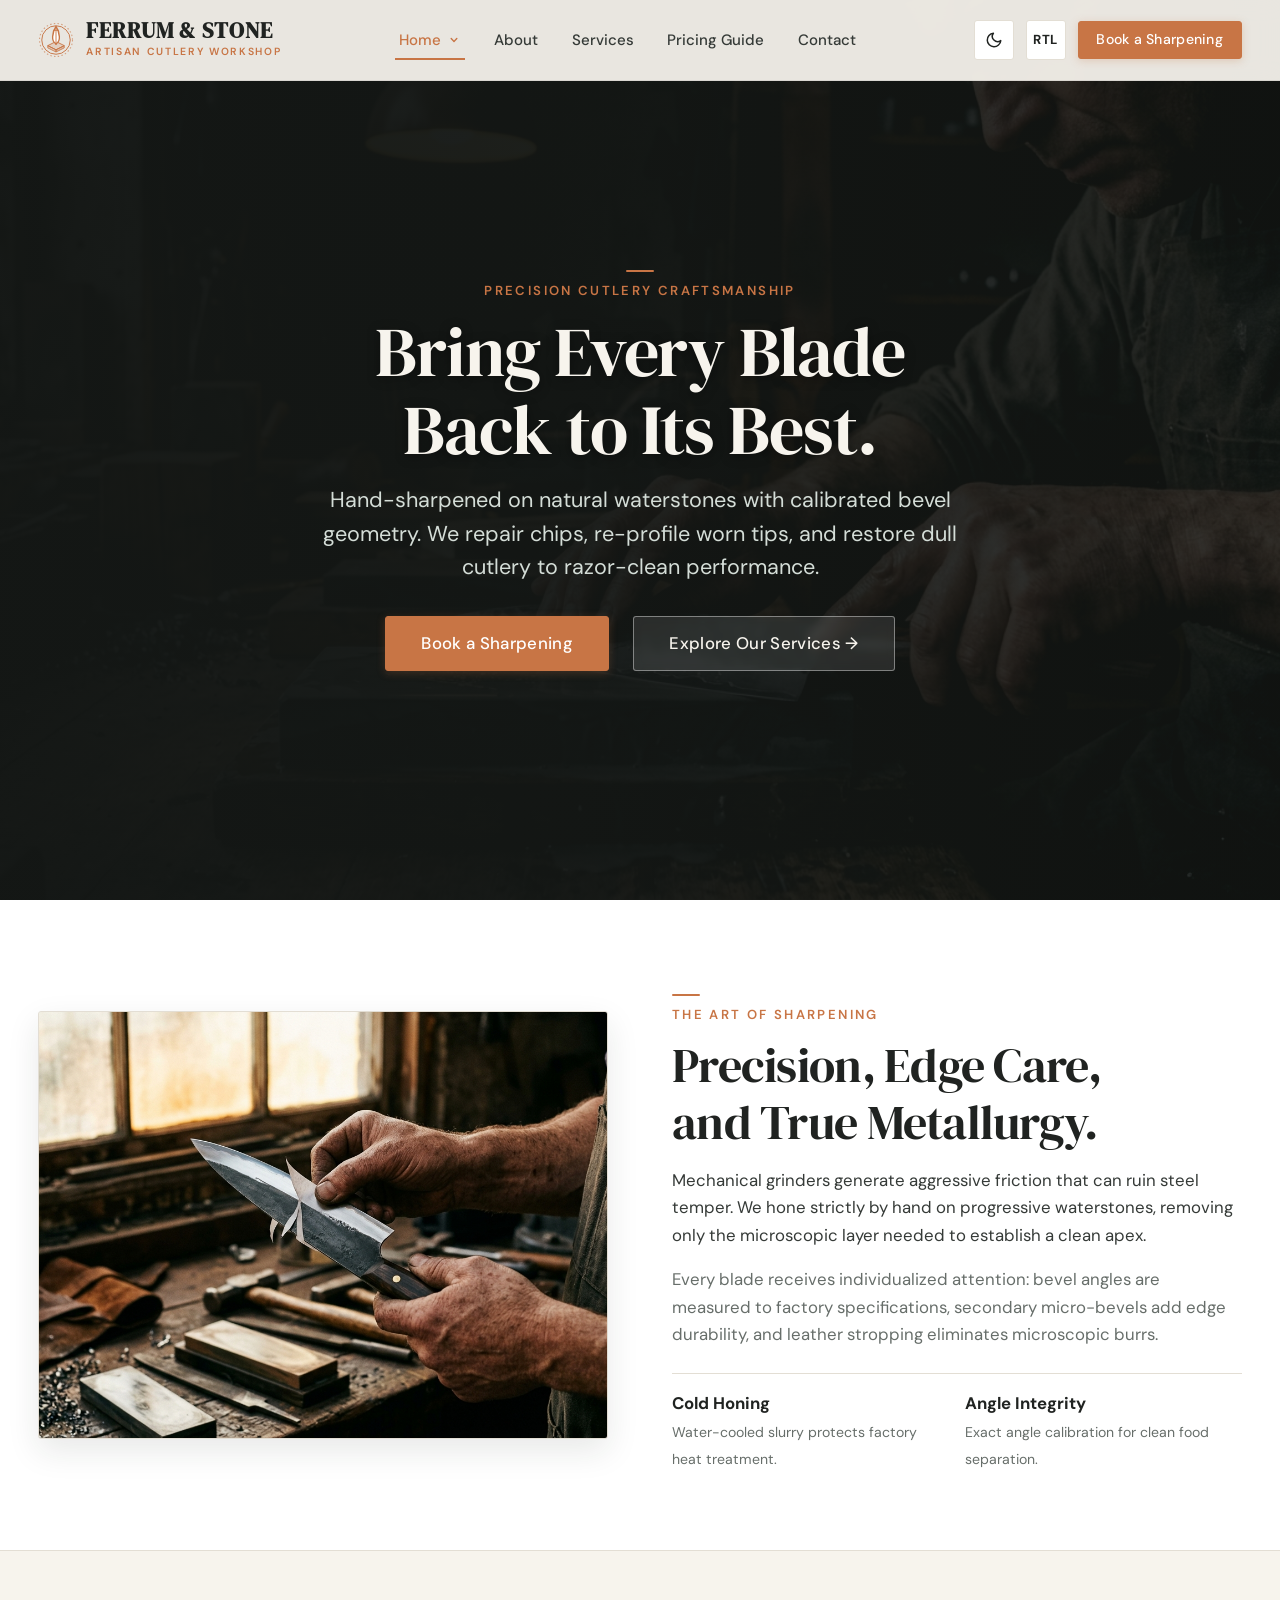
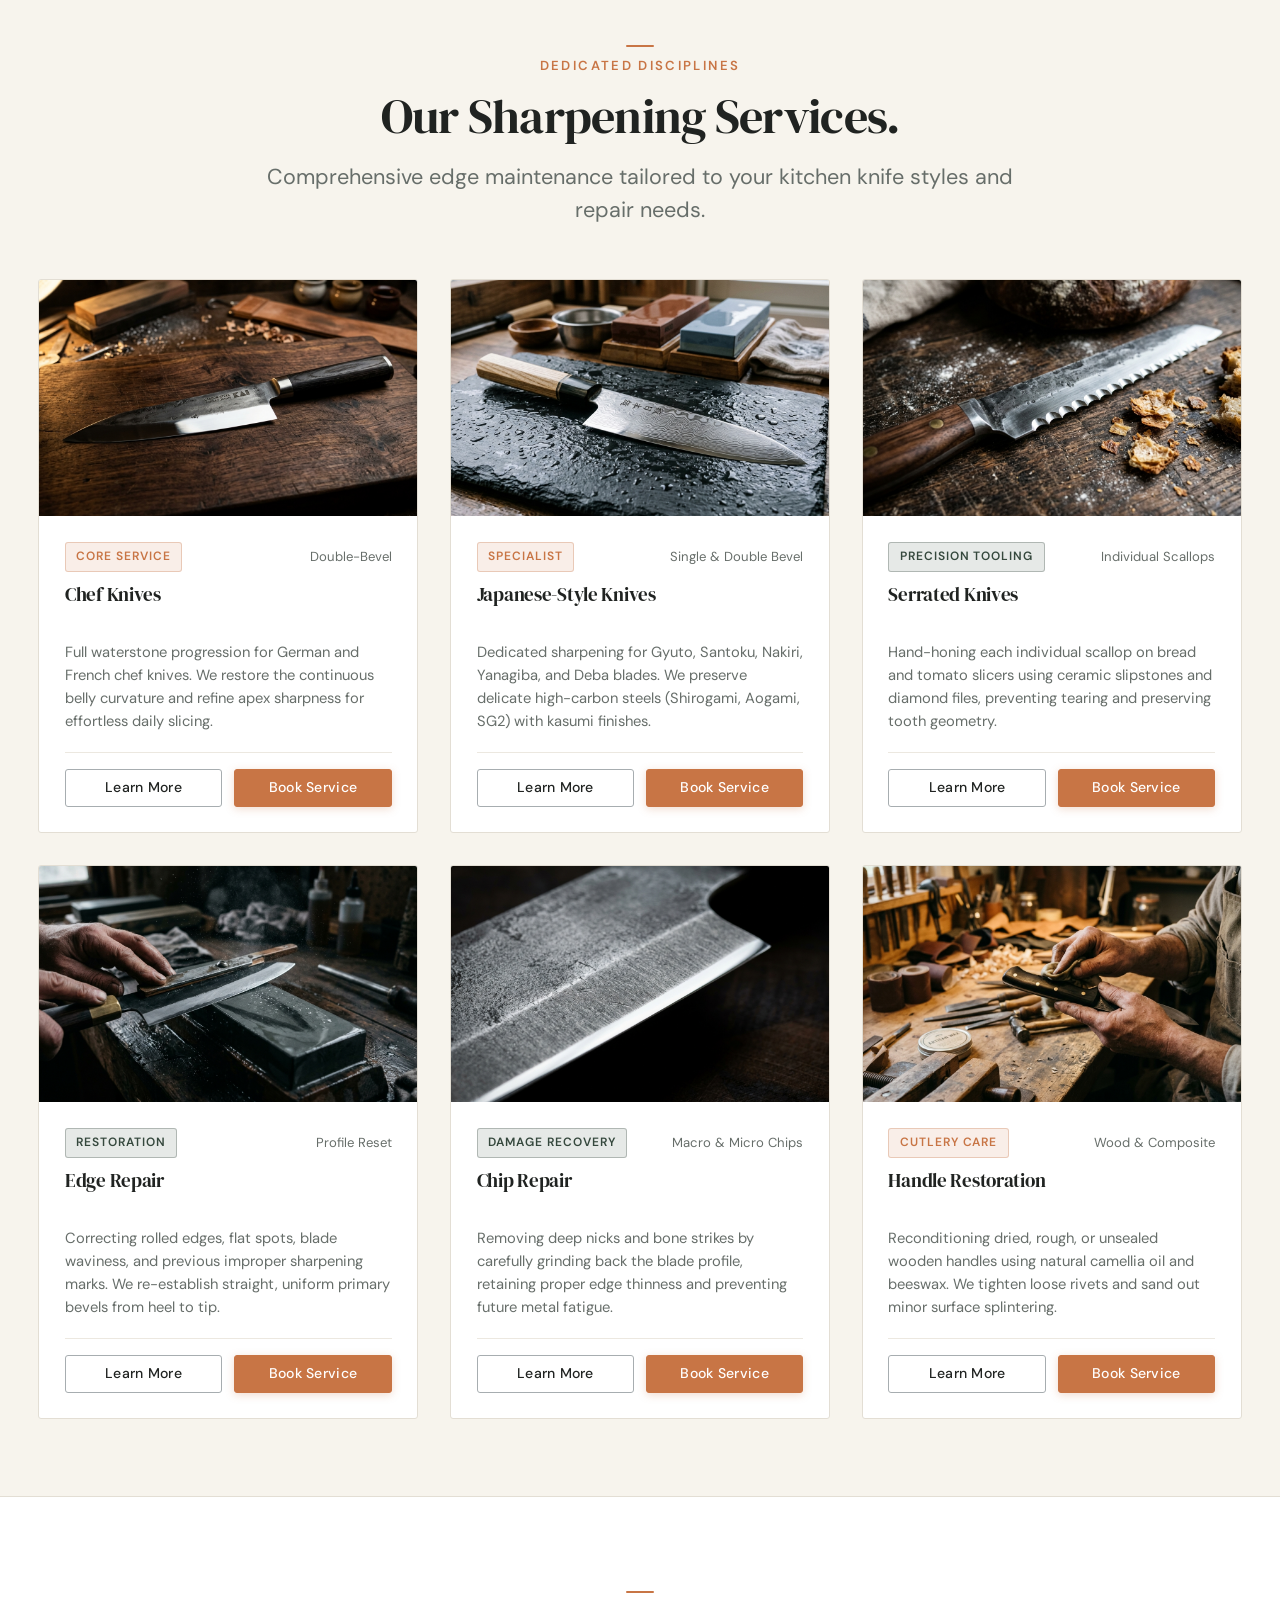
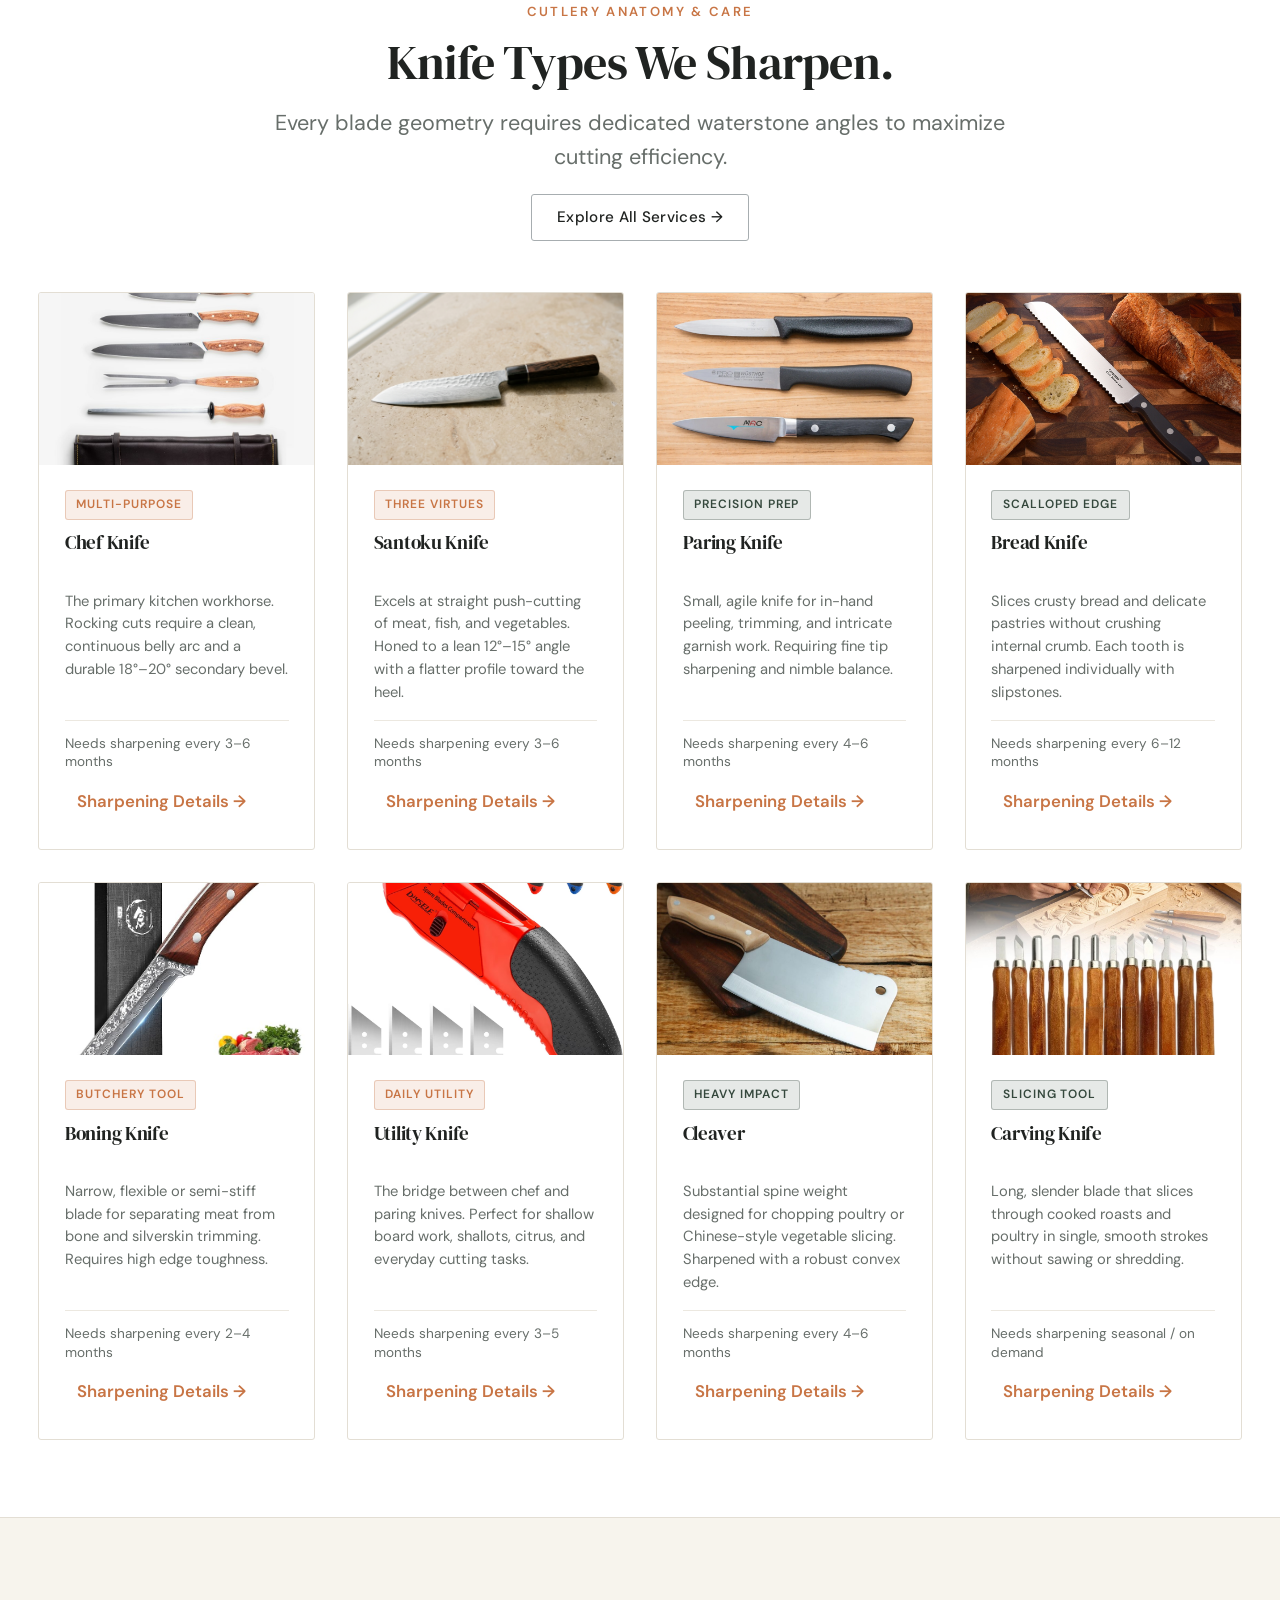
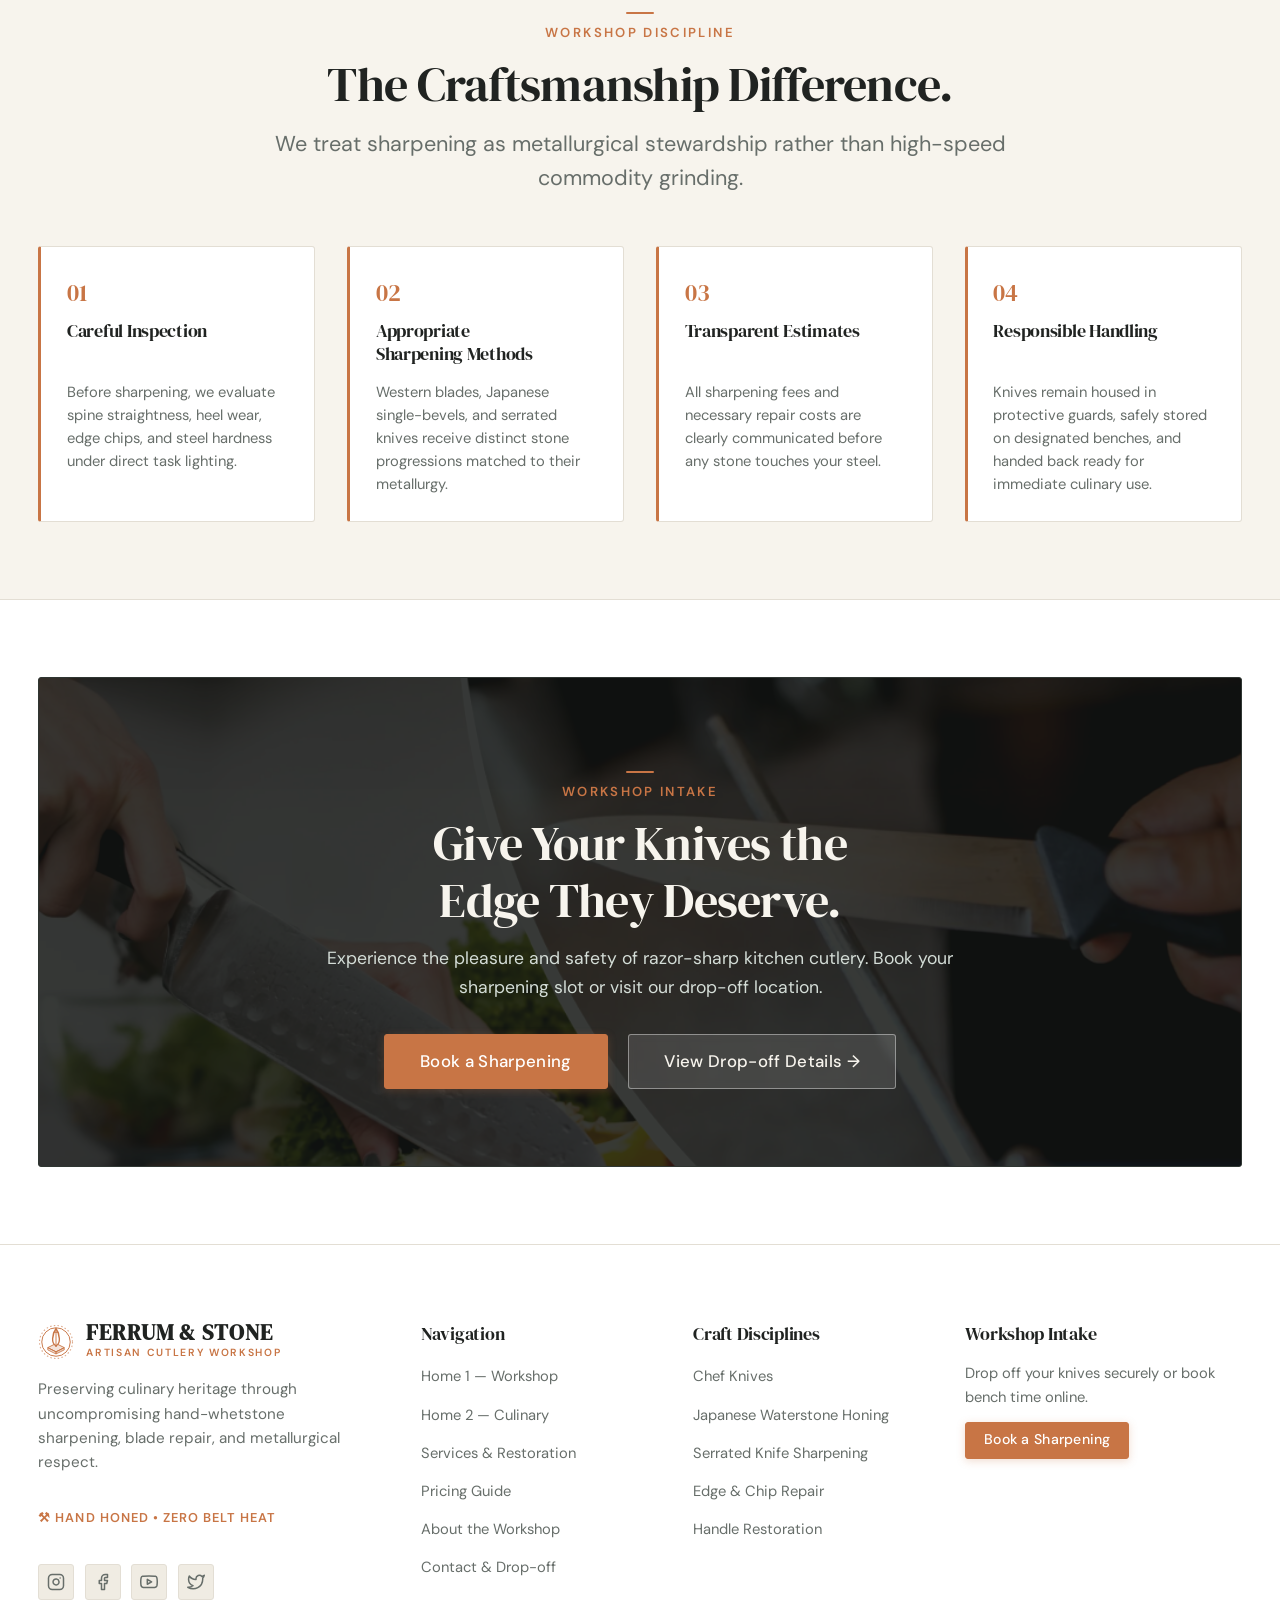
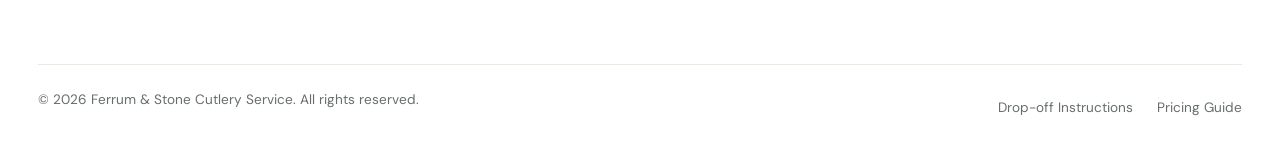
<file: index.html>
<!DOCTYPE html>
<html lang="en" dir="ltr" data-theme="light">
<head>
  <meta charset="UTF-8">
  <meta name="viewport" content="width=device-width, initial-scale=1.0">
  <title>Ferrum &amp; Stone | The Precision Workshop &bull; Artisan Knife Sharpening</title>
  <meta name="description" content="Precision waterstone knife sharpening and cutlery repair for culinary professionals and home cooks. Bring every blade back to its best.">
  <link rel="icon" type="image/svg+xml" href="assets/favicon.svg">
  <link rel="stylesheet" href="css/design-system.css">
  <link rel="stylesheet" href="css/layout.css">
</head>
<body>

  <!-- Page Loader -->
  <div id="pageLoader" class="page-loader" aria-hidden="true">
    <div class="loader-content">
      <svg class="loader-emblem" viewBox="0 0 48 48" fill="none" xmlns="http://www.w3.org/2000/svg">
        <circle cx="24" cy="24" r="22" stroke="#c06038" stroke-width="1.5" stroke-dasharray="3 3" opacity="0.6"/>
        <circle cx="24" cy="24" r="19" stroke="#c06038" stroke-width="1.25"/>
        <path d="M13 31.5L24 37L35 31.5L24 26L13 31.5Z" fill="#c06038" fill-opacity="0.25" stroke="#c06038" stroke-width="1.2"/>
        <path d="M24 6C24 6 28 11.5 28.5 19.5C28.8 24 26.8 27.5 24 29C21.2 27.5 19.2 24 19.5 19.5C20 11.5 24 6 24 6Z" fill="#181e1a" stroke="#d4af37" stroke-width="1.8"/>
        <line x1="24" y1="7" x2="24" y2="28" stroke="#ffffff" stroke-width="1.2" opacity="0.75"/>
        <circle cx="24" cy="29" r="2" fill="#ffd166"/>
      </svg>
      <div class="loader-brand-title">FERRUM &amp; STONE</div>
      <div class="loader-brand-sub">Artisan Cutlery Workshop</div>
      <div class="loader-bar-wrap"><div class="loader-bar-fill"></div></div>
    </div>
  </div>

  <!-- Shared Header / Navbar -->
  <header class="site-header" id="mainHeader">
    <div class="container">
      <nav class="navbar-container" aria-label="Main Navigation">
        
        <!-- Brand Logo -->
        <a href="index.html" class="brand-logo" aria-label="Ferrum and Stone - Home">
          <div class="brand-icon" aria-hidden="true">
            <svg viewBox="0 0 48 48" fill="none" xmlns="http://www.w3.org/2000/svg">
              <circle cx="24" cy="24" r="22" stroke="currentColor" stroke-width="1.5" stroke-dasharray="2 3" opacity="0.6"/>
              <circle cx="24" cy="24" r="19" stroke="currentColor" stroke-width="1.25"/>
              <path d="M13 31.5L24 37L35 31.5L24 26L13 31.5Z" fill="currentColor" fill-opacity="0.2" stroke="currentColor" stroke-width="1.2" stroke-linejoin="round"/>
              <path d="M13 31.5V34.5L24 40V37L13 31.5Z" fill="currentColor" fill-opacity="0.3" stroke="currentColor" stroke-width="1"/>
              <path d="M35 31.5V34.5L24 40V37L35 31.5Z" fill="currentColor" fill-opacity="0.4" stroke="currentColor" stroke-width="1"/>
              <path d="M24 6C24 6 28 11.5 28.5 19.5C28.8 24 26.8 27.5 24 29C21.2 27.5 19.2 24 19.5 19.5C20 11.5 24 6 24 6Z" fill="var(--bg-surface)" stroke="currentColor" stroke-width="1.8" stroke-linejoin="round"/>
              <line x1="24" y1="7" x2="24" y2="28" stroke="currentColor" stroke-width="1.2" stroke-linecap="round"/>
              <path d="M21 11H27" stroke="currentColor" stroke-width="1.5" stroke-linecap="round"/>
              <circle cx="24" cy="29" r="1.5" fill="currentColor"/>
            </svg>
          </div>
          <div class="brand-text">
            <span class="brand-name">Ferrum &amp; Stone</span>
            <span class="brand-tagline">Artisan Cutlery Workshop</span>
          </div>
        </a>

        <!-- Centered Navigation -->
        <div class="nav-center-wrapper">
          <ul class="nav-links">
            <li class="nav-dropdown" id="homeDropdown">
              <button type="button" class="dropdown-trigger active" aria-expanded="false" aria-haspopup="true" aria-controls="homeMenu">
                <span>Home</span>
                <svg class="chevron-icon" viewBox="0 0 20 20" fill="currentColor" aria-hidden="true">
                  <path fill-rule="evenodd" d="M5.293 7.293a1 1 0 011.414 0L10 10.586l3.293-3.293a1 1 0 111.414 1.414l-4 4a1 1 0 01-1.414 0l-4-4a1 1 0 010-1.414z" clip-rule="evenodd"/>
                </svg>
              </button>
              <div class="dropdown-menu" id="homeMenu" role="menu">
                <a href="index.html" class="dropdown-item" role="menuitem">Home 1 — Workshop</a>
                <a href="home-2.html" class="dropdown-item" role="menuitem">Home 2 — Culinary Edition</a>
              </div>
            </li>
            <li><a href="about.html" class="nav-link">About</a></li>
            <li><a href="services.html" class="nav-link">Services</a></li>
            <li><a href="pricing.html" class="nav-link">Pricing Guide</a></li>
            <li><a href="contact.html" class="nav-link">Contact</a></li>
          </ul>
        </div>

        <!-- Header Actions: Theme & Direction Toggles + CTA -->
        <div class="header-actions">
          <button type="button" class="btn-icon theme-toggle-btn" aria-label="Toggle dark/light theme" title="Toggle Theme">
            <svg class="icon-moon" width="18" height="18" viewBox="0 0 24 24" fill="none" stroke="currentColor" stroke-width="2" stroke-linecap="round" stroke-linejoin="round" aria-hidden="true">
              <path d="M21 12.79A9 9 0 1 1 11.21 3 7 7 0 0 0 21 12.79z"></path>
            </svg>
            <svg class="icon-sun" width="18" height="18" viewBox="0 0 24 24" fill="none" stroke="currentColor" stroke-width="2" stroke-linecap="round" stroke-linejoin="round" aria-hidden="true" style="display: none;">
              <circle cx="12" cy="12" r="5"></circle>
              <line x1="12" y1="1" x2="12" y2="3"></line>
              <line x1="12" y1="21" x2="12" y2="23"></line>
              <line x1="4.22" y1="4.22" x2="5.64" y2="5.64"></line>
              <line x1="18.36" y1="18.36" x2="19.78" y2="19.78"></line>
              <line x1="1" y1="12" x2="3" y2="12"></line>
              <line x1="21" y1="12" x2="23" y2="12"></line>
              <line x1="4.22" y1="19.78" x2="5.64" y2="18.36"></line>
              <line x1="18.36" y1="5.64" x2="19.78" y2="4.22"></line>
            </svg>
          </button>

          <button type="button" class="btn-icon dir-toggle-btn" aria-label="Toggle text direction LTR/RTL" title="Toggle RTL">
            <span class="dir-label">RTL</span>
          </button>

          <a href="contact.html#book" class="btn btn-primary btn-sm btn-book">Book a Sharpening</a>

          <!-- Hamburger Button (Mobile / Tablet / iPad) -->
          <button type="button" class="hamburger-btn" aria-label="Toggle Navigation Menu" aria-expanded="false" aria-controls="mobileDrawer">
            <span class="hamburger-icon" aria-hidden="true">
              <span class="hamburger-line"></span>
              <span class="hamburger-line"></span>
              <span class="hamburger-line"></span>
            </span>
          </button>
        </div>

      </nav>
    </div>
  </header>

  <!-- Mobile Drawer Backdrop & Menu -->
  <div class="mobile-nav-backdrop" id="mobileBackdrop"></div>
  <div class="mobile-nav-drawer" id="mobileDrawer" role="dialog" aria-modal="true" aria-label="Mobile Navigation">
    <div class="mobile-nav-header">
      <div class="brand-text">
        <span class="brand-name">Ferrum &amp; Stone</span>
        <span class="brand-tagline">Artisan Cutlery</span>
      </div>
      <button type="button" class="mobile-nav-close" aria-label="Close navigation menu">
        <svg width="20" height="20" viewBox="0 0 24 24" fill="none" stroke="currentColor" stroke-width="2" stroke-linecap="round" stroke-linejoin="round" aria-hidden="true">
          <line x1="18" y1="6" x2="6" y2="18"></line>
          <line x1="6" y1="6" x2="18" y2="18"></line>
        </svg>
      </button>
    </div>

    <div class="mobile-nav-list">
      <div class="mobile-dropdown" id="mobileHomeDropdown">
        <button type="button" class="mobile-dropdown-header active" aria-expanded="false">
          <span>Home</span>
          <svg class="chevron-icon" width="16" height="16" viewBox="0 0 20 20" fill="currentColor" aria-hidden="true">
            <path fill-rule="evenodd" d="M5.293 7.293a1 1 0 011.414 0L10 10.586l3.293-3.293a1 1 0 111.414 1.414l-4 4a1 1 0 01-1.414 0l-4-4a1 1 0 010-1.414z" clip-rule="evenodd"/>
          </svg>
        </button>
        <div class="mobile-sub-menu">
          <a href="index.html" class="mobile-sub-link active">Home 1 — Workshop</a>
          <a href="home-2.html" class="mobile-sub-link">Home 2 — Culinary Edition</a>
        </div>
      </div>
      <a href="about.html" class="mobile-nav-link">About</a>
      <a href="services.html" class="mobile-nav-link">Services</a>
      <a href="pricing.html" class="mobile-nav-link">Pricing Guide</a>
      <a href="contact.html" class="mobile-nav-link">Contact</a>
    </div>

    <div class="mobile-nav-footer">
      <a href="contact.html#book" class="btn btn-primary" style="width: 100%;">Book a Sharpening</a>
      <div class="mobile-toggles-row">
        <div class="mobile-toggle-item">
          <span>Theme:</span>
          <button type="button" class="btn-icon theme-toggle-btn" aria-label="Toggle theme in drawer">
            <svg class="icon-moon" width="16" height="16" viewBox="0 0 24 24" fill="none" stroke="currentColor" stroke-width="2"><path d="M21 12.79A9 9 0 1 1 11.21 3 7 7 0 0 0 21 12.79z"></path></svg>
            <svg class="icon-sun" width="16" height="16" viewBox="0 0 24 24" fill="none" stroke="currentColor" stroke-width="2" stroke-linecap="round" stroke-linejoin="round" style="display:none;"><circle cx="12" cy="12" r="5"></circle><line x1="12" y1="1" x2="12" y2="3"></line><line x1="12" y1="21" x2="12" y2="23"></line><line x1="4.22" y1="4.22" x2="5.64" y2="5.64"></line><line x1="18.36" y1="18.36" x2="19.78" y2="19.78"></line><line x1="1" y1="12" x2="3" y2="12"></line><line x1="21" y1="12" x2="23" y2="12"></line><line x1="4.22" y1="19.78" x2="5.64" y2="18.36"></line><line x1="18.36" y1="5.64" x2="19.78" y2="4.22"></line></svg>
          </button>
        </div>
        <div class="mobile-toggle-item">
          <span>Direction:</span>
          <button type="button" class="btn-icon dir-toggle-btn" aria-label="Toggle text direction in drawer">
            <span class="dir-label">RTL</span>
          </button>
        </div>
      </div>
    </div>
  </div>

  <!-- Main Content: Exactly 6 Sections -->
  <main id="mainContent">

    <!-- =======================================================================
         SECTION 1: FULL-SCREEN HERO
         "The Precision Workshop" Style
         ======================================================================= -->
    <section class="h1-hero" id="heroHome1" aria-label="Workshop Introduction">
      <div class="h1-hero-bg">
        <img src="assets/images/h1_hero_sharpening.jpg" alt="Artisan craftsman hand-sharpening a chef knife on a wet Japanese waterstone" loading="eager">
      </div>
      <div class="h1-hero-overlay"></div>
      
      <div class="container">
        <div class="h1-hero-content">
          <span class="eyebrow" style="color: var(--color-copper);">Precision Cutlery Craftsmanship</span>
          <h1>Bring Every Blade Back to Its Best.</h1>
          <p class="text-lead">
            Hand-sharpened on natural waterstones with calibrated bevel geometry. We repair chips, re-profile worn tips, and restore dull cutlery to razor-clean performance.
          </p>
          <div class="h1-hero-actions">
            <a href="contact.html#book" class="btn btn-primary btn-lg">Book a Sharpening</a>
            <a href="services.html" class="btn btn-secondary btn-lg">Explore Our Services &rarr;</a>
          </div>
        </div>
      </div>
    </section>

    <!-- =======================================================================
         SECTION 2: THE ART OF SHARPENING
         Editorial Split Layout with Large Process Photograph
         ======================================================================= -->
    <section style="padding: clamp(3.5rem, 6vw, 6.5rem) 0; background-color: var(--bg-surface); border-bottom: 1px solid var(--border-light);" id="artOfSharpening" aria-label="The Art of Sharpening">
      <div class="container">
        
        <div class="editorial-split">
          
          <!-- Large Process Photograph -->
          <div class="editorial-img-frame">
            <img src="assets/images/h1_process_editorial.jpg" alt="Artisan inspecting paper-thin edge test in workshop against natural light" loading="lazy">
          </div>

          <!-- Editorial Copy -->
          <div>
            <span class="eyebrow">The Art of Sharpening</span>
            <h2>Precision, Edge Care, and True Metallurgy.</h2>
            <p style="color: var(--text-body); font-size: 1.05rem; margin-bottom: var(--space-md);">
              Mechanical grinders generate aggressive friction that can ruin steel temper. We hone strictly by hand on progressive waterstones, removing only the microscopic layer needed to establish a clean apex.
            </p>
            <p style="color: var(--text-muted); margin-bottom: var(--space-lg);">
              Every blade receives individualized attention: bevel angles are measured to factory specifications, secondary micro-bevels add edge durability, and leather stropping eliminates microscopic burrs.
            </p>
            
            <div style="display: grid; grid-template-columns: 1fr 1fr; gap: 1rem; border-top: 1px solid var(--border-light); padding-top: var(--space-md);">
              <div>
                <strong style="color: var(--text-primary); display: block; font-size: 1.05rem;">Cold Honing</strong>
                <span style="font-size: 0.88rem; color: var(--text-muted);">Water-cooled slurry protects factory heat treatment.</span>
              </div>
              <div>
                <strong style="color: var(--text-primary); display: block; font-size: 1.05rem;">Angle Integrity</strong>
                <span style="font-size: 0.88rem; color: var(--text-muted);">Exact angle calibration for clean food separation.</span>
              </div>
            </div>
          </div>

        </div>

      </div>
    </section>

    <!-- =======================================================================
         SECTION 3: OUR SHARPENING SERVICES
         Six service categories with unique images & strictly max 2 cards per row
         ======================================================================= -->
    <section style="padding: clamp(3.5rem, 6vw, 6.5rem) 0; background-color: var(--bg-primary); border-bottom: 1px solid var(--border-light);" id="sharpeningServices" aria-label="Our Sharpening Services">
      <div class="container">
        
        <header class="section-header">
          <span class="eyebrow">Dedicated Disciplines</span>
          <h2>Our Sharpening Services.</h2>
          <p class="text-lead">
            Comprehensive edge maintenance tailored to your kitchen knife styles and repair needs.
          </p>
        </header>

        <!-- RESPONSIVE GRID: Desktop 3 cards per row, iPad & iPad Pro max 2 cards, Mobile 1 card -->
        <div class="services-grid">

          <!-- Service 1: Chef Knives -->
          <article class="feature-card">
            <div class="feature-card-media">
              <img src="assets/images/h1_service_chef.jpg" alt="Artisan forged carbon steel chef knife on dark wood board" loading="lazy">
            </div>
            <div class="feature-card-content">
              <div class="feature-card-header">
                <span class="badge badge-copper">Core Service</span>
                <span style="font-size: 0.82rem; color: var(--text-muted);">Double-Bevel</span>
              </div>
              <h3 class="feature-card-title">Chef Knives</h3>
              <p class="feature-card-desc">
                Full waterstone progression for German and French chef knives. We restore the continuous belly curvature and refine apex sharpness for effortless daily slicing.
              </p>
              <div class="feature-card-footer">
                <a href="services.html" class="btn btn-secondary btn-sm">Learn More</a>
                <a href="contact.html#book" class="btn btn-primary btn-sm">Book Service</a>
              </div>
            </div>
          </article>

          <!-- Service 2: Japanese-Style Knives -->
          <article class="feature-card">
            <div class="feature-card-media">
              <img src="assets/images/h1_service_japanese.jpg" alt="Japanese Gyuto knife with wavy Damascus steel and wa-handle" loading="lazy">
            </div>
            <div class="feature-card-content">
              <div class="feature-card-header">
                <span class="badge badge-copper">Specialist</span>
                <span style="font-size: 0.82rem; color: var(--text-muted);">Single &amp; Double Bevel</span>
              </div>
              <h3 class="feature-card-title">Japanese-Style Knives</h3>
              <p class="feature-card-desc">
                Dedicated sharpening for Gyuto, Santoku, Nakiri, Yanagiba, and Deba blades. We preserve delicate high-carbon steels (Shirogami, Aogami, SG2) with kasumi finishes.
              </p>
              <div class="feature-card-footer">
                <a href="services.html" class="btn btn-secondary btn-sm">Learn More</a>
                <a href="contact.html#book" class="btn btn-primary btn-sm">Book Service</a>
              </div>
            </div>
          </article>

          <!-- Service 3: Serrated Knives -->
          <article class="feature-card">
            <div class="feature-card-media">
              <img src="assets/images/h1_service_serrated.jpg" alt="Artisan serrated bread knife with individual sharpened scallops" loading="lazy">
            </div>
            <div class="feature-card-content">
              <div class="feature-card-header">
                <span class="badge badge-forest">Precision Tooling</span>
                <span style="font-size: 0.82rem; color: var(--text-muted);">Individual Scallops</span>
              </div>
              <h3 class="feature-card-title">Serrated Knives</h3>
              <p class="feature-card-desc">
                Hand-honing each individual scallop on bread and tomato slicers using ceramic slipstones and diamond files, preventing tearing and preserving tooth geometry.
              </p>
              <div class="feature-card-footer">
                <a href="services.html" class="btn btn-secondary btn-sm">Learn More</a>
                <a href="contact.html#book" class="btn btn-primary btn-sm">Book Service</a>
              </div>
            </div>
          </article>

          <!-- Service 4: Edge Repair -->
          <article class="feature-card">
            <div class="feature-card-media">
              <img src="assets/images/h1_service_edgerepair.jpg" alt="Macro view of knife edge reprofiling on coarse Japanese waterstone" loading="lazy">
            </div>
            <div class="feature-card-content">
              <div class="feature-card-header">
                <span class="badge badge-forest">Restoration</span>
                <span style="font-size: 0.82rem; color: var(--text-muted);">Profile Reset</span>
              </div>
              <h3 class="feature-card-title">Edge Repair</h3>
              <p class="feature-card-desc">
                Correcting rolled edges, flat spots, blade waviness, and previous improper sharpening marks. We re-establish straight, uniform primary bevels from heel to tip.
              </p>
              <div class="feature-card-footer">
                <a href="services.html" class="btn btn-secondary btn-sm">Learn More</a>
                <a href="contact.html#book" class="btn btn-primary btn-sm">Book Service</a>
              </div>
            </div>
          </article>

          <!-- Service 5: Chip Repair -->
          <article class="feature-card">
            <div class="feature-card-media">
              <img src="assets/images/h1_service_chiprepair.jpg" alt="Macro detail of restored bevel after chip grinding and polishing" loading="lazy">
            </div>
            <div class="feature-card-content">
              <div class="feature-card-header">
                <span class="badge badge-forest">Damage Recovery</span>
                <span style="font-size: 0.82rem; color: var(--text-muted);">Macro &amp; Micro Chips</span>
              </div>
              <h3 class="feature-card-title">Chip Repair</h3>
              <p class="feature-card-desc">
                Removing deep nicks and bone strikes by carefully grinding back the blade profile, retaining proper edge thinness and preventing future metal fatigue.
              </p>
              <div class="feature-card-footer">
                <a href="services.html" class="btn btn-secondary btn-sm">Learn More</a>
                <a href="contact.html#book" class="btn btn-primary btn-sm">Book Service</a>
              </div>
            </div>
          </article>

          <!-- Service 6: Handle Restoration -->
          <article class="feature-card">
            <div class="feature-card-media">
              <img src="assets/images/h1_service_handlerestore.jpg" alt="Artisan craftsman restoring wooden knife handle with wax conditioner" loading="lazy">
            </div>
            <div class="feature-card-content">
              <div class="feature-card-header">
                <span class="badge badge-copper">Cutlery Care</span>
                <span style="font-size: 0.82rem; color: var(--text-muted);">Wood &amp; Composite</span>
              </div>
              <h3 class="feature-card-title">Handle Restoration</h3>
              <p class="feature-card-desc">
                Reconditioning dried, rough, or unsealed wooden handles using natural camellia oil and beeswax. We tighten loose rivets and sand out minor surface splintering.
              </p>
              <div class="feature-card-footer">
                <a href="services.html" class="btn btn-secondary btn-sm">Learn More</a>
                <a href="contact.html#book" class="btn btn-primary btn-sm">Book Service</a>
              </div>
            </div>
          </article>

        </div>

      </div>
    </section>

    <!-- =======================================================================
         SECTION 4: KNIFE COLLECTION SHOWCASE
         Eight distinct knife types showcase with unique images & max 2 cards per row
         ======================================================================= -->
    <section style="padding: clamp(3.5rem, 6vw, 6.5rem) 0; background-color: var(--bg-surface); border-bottom: 1px solid var(--border-light);" id="knifeCollection" aria-label="Knife Collection Showcase">
      <div class="container">
        
        <header class="section-header">
          <span class="eyebrow">Cutlery Anatomy &amp; Care</span>
          <h2>Knife Types We Sharpen.</h2>
          <p class="text-lead">
            Every blade geometry requires dedicated waterstone angles to maximize cutting efficiency.
          </p>
          <div style="margin-top: 1.25rem;">
            <a href="services.html" class="btn btn-secondary">Explore All Services &rarr;</a>
          </div>
        </header>

        <!-- RESPONSIVE GRID: Desktop 4 cards per row, iPad & iPad Pro max 2 cards, Mobile 1 card -->
        <div class="collection-grid">

          <!-- 1. Chef Knife -->
          <article class="feature-card">
            <div class="feature-card-media">
              <img src="assets/images/h1_knife_chef.jpg" alt="Classic Western Chef knife on workbench" loading="lazy">
            </div>
            <div class="feature-card-content">
              <div class="feature-card-header">
                <span class="badge badge-copper">Multi-Purpose</span>
              </div>
              <h3 class="feature-card-title">Chef Knife</h3>
              <p class="feature-card-desc">
                The primary kitchen workhorse. Rocking cuts require a clean, continuous belly arc and a durable 18&deg;&ndash;20&deg; secondary bevel.
              </p>
              <div class="feature-card-footer">
                <span style="font-size: 0.85rem; color: var(--text-muted);">Needs sharpening every 3–6 months</span>
                <a href="services.html" class="btn-ghost">Sharpening Details &rarr;</a>
              </div>
            </div>
          </article>

          <!-- 2. Santoku -->
          <article class="feature-card">
            <div class="feature-card-media">
              <img src="assets/images/h1_knife_santoku.jpg" alt="Japanese Santoku knife with subtle Damascus ripples" loading="lazy">
            </div>
            <div class="feature-card-content">
              <div class="feature-card-header">
                <span class="badge badge-copper">Three Virtues</span>
              </div>
              <h3 class="feature-card-title">Santoku Knife</h3>
              <p class="feature-card-desc">
                Excels at straight push-cutting of meat, fish, and vegetables. Honed to a lean 12&deg;&ndash;15&deg; angle with a flatter profile toward the heel.
              </p>
              <div class="feature-card-footer">
                <span style="font-size: 0.85rem; color: var(--text-muted);">Needs sharpening every 3–6 months</span>
                <a href="services.html" class="btn-ghost">Sharpening Details &rarr;</a>
              </div>
            </div>
          </article>

          <!-- 3. Paring Knife -->
          <article class="feature-card">
            <div class="feature-card-media">
              <img src="assets/images/h1_knife_paring_user.jpg" alt="Precision paring knives on wooden surface" loading="lazy">
            </div>
            <div class="feature-card-content">
              <div class="feature-card-header">
                <span class="badge badge-forest">Precision Prep</span>
              </div>
              <h3 class="feature-card-title">Paring Knife</h3>
              <p class="feature-card-desc">
                Small, agile knife for in-hand peeling, trimming, and intricate garnish work. Requiring fine tip sharpening and nimble balance.
              </p>
              <div class="feature-card-footer">
                <span style="font-size: 0.85rem; color: var(--text-muted);">Needs sharpening every 4–6 months</span>
                <a href="services.html" class="btn-ghost">Sharpening Details &rarr;</a>
              </div>
            </div>
          </article>

          <!-- 4. Bread Knife -->
          <article class="feature-card">
            <div class="feature-card-media">
              <img src="assets/images/h1_knife_bread_user.jpg" alt="Serrated bread knife beside sliced artisan loaf" loading="lazy">
            </div>
            <div class="feature-card-content">
              <div class="feature-card-header">
                <span class="badge badge-forest">Scalloped Edge</span>
              </div>
              <h3 class="feature-card-title">Bread Knife</h3>
              <p class="feature-card-desc">
                Slices crusty bread and delicate pastries without crushing internal crumb. Each tooth is sharpened individually with slipstones.
              </p>
              <div class="feature-card-footer">
                <span style="font-size: 0.85rem; color: var(--text-muted);">Needs sharpening every 6–12 months</span>
                <a href="services.html" class="btn-ghost">Sharpening Details &rarr;</a>
              </div>
            </div>
          </article>

          <!-- 5. Boning Knife -->
          <article class="feature-card">
            <div class="feature-card-media">
              <img src="assets/images/h1_knife_boning_user.png" alt="Curved boning and prep knife with wooden handle" loading="lazy">
            </div>
            <div class="feature-card-content">
              <div class="feature-card-header">
                <span class="badge badge-copper">Butchery Tool</span>
              </div>
              <h3 class="feature-card-title">Boning Knife</h3>
              <p class="feature-card-desc">
                Narrow, flexible or semi-stiff blade for separating meat from bone and silverskin trimming. Requires high edge toughness.
              </p>
              <div class="feature-card-footer">
                <span style="font-size: 0.85rem; color: var(--text-muted);">Needs sharpening every 2–4 months</span>
                <a href="services.html" class="btn-ghost">Sharpening Details &rarr;</a>
              </div>
            </div>
          </article>

          <!-- 6. Utility Knife -->
          <article class="feature-card">
            <div class="feature-card-media">
              <img src="assets/images/h1_knife_utility_user.png" alt="Utility knife with replaceable keen cutting blades" loading="lazy">
            </div>
            <div class="feature-card-content">
              <div class="feature-card-header">
                <span class="badge badge-copper">Daily Utility</span>
              </div>
              <h3 class="feature-card-title">Utility Knife</h3>
              <p class="feature-card-desc">
                The bridge between chef and paring knives. Perfect for shallow board work, shallots, citrus, and everyday cutting tasks.
              </p>
              <div class="feature-card-footer">
                <span style="font-size: 0.85rem; color: var(--text-muted);">Needs sharpening every 3–5 months</span>
                <a href="services.html" class="btn-ghost">Sharpening Details &rarr;</a>
              </div>
            </div>
          </article>

          <!-- 7. Cleaver -->
          <article class="feature-card">
            <div class="feature-card-media">
              <img src="assets/images/h1_knife_cleaver_user.jpg" alt="Heavy steel meat cleaver on wooden board" loading="lazy">
            </div>
            <div class="feature-card-content">
              <div class="feature-card-header">
                <span class="badge badge-forest">Heavy Impact</span>
              </div>
              <h3 class="feature-card-title">Cleaver</h3>
              <p class="feature-card-desc">
                Substantial spine weight designed for chopping poultry or Chinese-style vegetable slicing. Sharpened with a robust convex edge.
              </p>
              <div class="feature-card-footer">
                <span style="font-size: 0.85rem; color: var(--text-muted);">Needs sharpening every 4–6 months</span>
                <a href="services.html" class="btn-ghost">Sharpening Details &rarr;</a>
              </div>
            </div>
          </article>

          <!-- 8. Carving Knife -->
          <article class="feature-card">
            <div class="feature-card-media">
              <img src="assets/images/h1_knife_carving_user.jpg" alt="Artisan woodcarving knives and chisel set on workbench" loading="lazy">
            </div>
            <div class="feature-card-content">
              <div class="feature-card-header">
                <span class="badge badge-forest">Slicing Tool</span>
              </div>
              <h3 class="feature-card-title">Carving Knife</h3>
              <p class="feature-card-desc">
                Long, slender blade that slices through cooked roasts and poultry in single, smooth strokes without sawing or shredding.
              </p>
              <div class="feature-card-footer">
                <span style="font-size: 0.85rem; color: var(--text-muted);">Needs sharpening seasonal / on demand</span>
                <a href="services.html" class="btn-ghost">Sharpening Details &rarr;</a>
              </div>
            </div>
          </article>

        </div>

      </div>
    </section>

    <!-- =======================================================================
         SECTION 5: THE CRAFTSMANSHIP DIFFERENCE
         Horizontal Editorial Layout
         (Careful Inspection, Appropriate Methods, Transparent Estimates, Responsible Handling)
         ======================================================================= -->
    <section style="padding: clamp(3.5rem, 6vw, 6.5rem) 0; background-color: var(--bg-primary); border-bottom: 1px solid var(--border-light);" id="craftsmanshipDifference" aria-label="The Craftsmanship Difference">
      <div class="container">
        
        <header class="section-header">
          <span class="eyebrow">Workshop Discipline</span>
          <h2>The Craftsmanship Difference.</h2>
          <p class="text-lead">
            We treat sharpening as metallurgical stewardship rather than high-speed commodity grinding.
          </p>
        </header>

        <!-- Distinctive Horizontal 2x2 Pillars Grid -->
        <div class="craft-pillars-grid">

          <!-- Pillar 1: Careful Inspection -->
          <div class="pillar-item">
            <span class="pillar-num">01</span>
            <h3 class="pillar-title">Careful Inspection</h3>
            <p class="pillar-desc">
              Before sharpening, we evaluate spine straightness, heel wear, edge chips, and steel hardness under direct task lighting.
            </p>
          </div>

          <!-- Pillar 2: Appropriate Sharpening Methods -->
          <div class="pillar-item">
            <span class="pillar-num">02</span>
            <h3 class="pillar-title">Appropriate Sharpening Methods</h3>
            <p class="pillar-desc">
              Western blades, Japanese single-bevels, and serrated knives receive distinct stone progressions matched to their metallurgy.
            </p>
          </div>

          <!-- Pillar 3: Transparent Estimates -->
          <div class="pillar-item">
            <span class="pillar-num">03</span>
            <h3 class="pillar-title">Transparent Estimates</h3>
            <p class="pillar-desc">
              All sharpening fees and necessary repair costs are clearly communicated before any stone touches your steel.
            </p>
          </div>

          <!-- Pillar 4: Responsible Handling -->
          <div class="pillar-item">
            <span class="pillar-num">04</span>
            <h3 class="pillar-title">Responsible Handling</h3>
            <p class="pillar-desc">
              Knives remain housed in protective guards, safely stored on designated benches, and handed back ready for immediate culinary use.
            </p>
          </div>

        </div>

      </div>
    </section>

    <!-- =======================================================================
         SECTION 6: FINAL BOOKING CTA
         Dark Premium Panel with Strong Closing Image
         ======================================================================= -->
    <section style="padding: clamp(3.5rem, 6vw, 6.5rem) 0; background-color: var(--bg-surface);" id="finalBookingCTA" aria-label="Book a Sharpening">
      <div class="container">
        
        <div class="closing-cta-panel">
          <div class="closing-cta-bg">
            <img src="assets/images/h1_cta_bg_user.png" alt="Culinary knife cutting vegetables and chef steel honing rod" loading="lazy">
          </div>
          
          <div class="closing-cta-content">
            <span class="eyebrow" style="color: var(--color-copper); margin-bottom: 0.75rem;">Workshop Intake</span>
            <h2>Give Your Knives the Edge They Deserve.</h2>
            <p>
              Experience the pleasure and safety of razor-sharp kitchen cutlery. Book your sharpening slot or visit our drop-off location.
            </p>
            <div style="display: flex; justify-content: center; align-items: center; flex-wrap: wrap; gap: 1.25rem;">
              <a href="contact.html#book" class="btn btn-primary btn-lg">Book a Sharpening</a>
              <a href="contact.html" class="btn btn-secondary btn-lg">View Drop-off Details &rarr;</a>
            </div>
          </div>
        </div>

      </div>
    </section>

  </main>

  <!-- Shared Footer -->
  <footer class="site-footer">
    <div class="container">
      <div class="footer-grid">
        
        <div class="footer-brand">
          <div class="brand-logo">
            <div class="brand-icon" aria-hidden="true">
              <svg viewBox="0 0 48 48" fill="none" xmlns="http://www.w3.org/2000/svg">
                <circle cx="24" cy="24" r="22" stroke="currentColor" stroke-width="1.5" stroke-dasharray="2 3" opacity="0.6"/>
                <circle cx="24" cy="24" r="19" stroke="currentColor" stroke-width="1.25"/>
                <path d="M13 31.5L24 37L35 31.5L24 26L13 31.5Z" fill="currentColor" fill-opacity="0.2" stroke="currentColor" stroke-width="1.2" stroke-linejoin="round"/>
                <path d="M13 31.5V34.5L24 40V37L13 31.5Z" fill="currentColor" fill-opacity="0.3" stroke="currentColor" stroke-width="1"/>
                <path d="M35 31.5V34.5L24 40V37L35 31.5Z" fill="currentColor" fill-opacity="0.4" stroke="currentColor" stroke-width="1"/>
                <path d="M24 6C24 6 28 11.5 28.5 19.5C28.8 24 26.8 27.5 24 29C21.2 27.5 19.2 24 19.5 19.5C20 11.5 24 6 24 6Z" fill="var(--bg-surface)" stroke="currentColor" stroke-width="1.8" stroke-linejoin="round"/>
                <line x1="24" y1="7" x2="24" y2="28" stroke="currentColor" stroke-width="1.2" stroke-linecap="round"/>
                <path d="M21 11H27" stroke="currentColor" stroke-width="1.5" stroke-linecap="round"/>
                <circle cx="24" cy="29" r="1.5" fill="currentColor"/>
              </svg>
            </div>
            <div class="brand-text">
              <span class="brand-name">Ferrum &amp; Stone</span>
              <span class="brand-tagline">Artisan Cutlery Workshop</span>
            </div>
          </div>
          <p class="footer-desc">
            Preserving culinary heritage through uncompromising hand-whetstone sharpening, blade repair, and metallurgical respect.
          </p>
          <div class="footer-craft-badge">
            <span>&#9874; Hand Honed &bull; Zero Belt Heat</span>
          </div>

          <div class="footer-social-links" aria-label="Workshop social media channels">
            <a href="https://instagram.com" class="footer-social-icon" aria-label="Instagram" target="_blank" rel="noopener noreferrer">
              <svg width="18" height="18" viewBox="0 0 24 24" fill="none" stroke="currentColor" stroke-width="2" stroke-linecap="round" stroke-linejoin="round" aria-hidden="true"><rect x="2" y="2" width="20" height="20" rx="5" ry="5"></rect><path d="M16 11.37A4 4 0 1 1 12.63 8 4 4 0 0 1 16 11.37z"></path><line x1="17.5" y1="6.5" x2="17.51" y2="6.5"></line></svg>
            </a>
            <a href="https://facebook.com" class="footer-social-icon" aria-label="Facebook" target="_blank" rel="noopener noreferrer">
              <svg width="18" height="18" viewBox="0 0 24 24" fill="none" stroke="currentColor" stroke-width="2" stroke-linecap="round" stroke-linejoin="round" aria-hidden="true"><path d="M18 2h-3a5 5 0 0 0-5 5v3H7v4h3v8h4v-8h3l1-4h-4V7a1 1 0 0 1 1-1h3z"></path></svg>
            </a>
            <a href="https://youtube.com" class="footer-social-icon" aria-label="YouTube" target="_blank" rel="noopener noreferrer">
              <svg width="18" height="18" viewBox="0 0 24 24" fill="none" stroke="currentColor" stroke-width="2" stroke-linecap="round" stroke-linejoin="round" aria-hidden="true"><path d="M22.54 6.42a2.78 2.78 0 0 0-1.94-2C18.88 4 12 4 12 4s-6.88 0-8.6.46a2.78 2.78 0 0 0-1.94 2A29 29 0 0 0 1 11.75a29 29 0 0 0 .46 5.33A2.78 2.78 0 0 0 3.4 19c1.72.46 8.6.46 8.6.46s6.88 0 8.6-.46a2.78 2.78 0 0 0 1.94-2 29 29 0 0 0 .46-5.25 29 29 0 0 0-.46-5.33z"></path><polygon points="9.75 15.02 15.5 11.75 9.75 8.48 9.75 15.02"></polygon></svg>
            </a>
            <a href="https://x.com" class="footer-social-icon" aria-label="X (formerly Twitter)" target="_blank" rel="noopener noreferrer">
              <svg width="18" height="18" viewBox="0 0 24 24" fill="none" stroke="currentColor" stroke-width="2" stroke-linecap="round" stroke-linejoin="round" aria-hidden="true"><path d="M23 3a10.9 10.9 0 0 1-3.14 1.53 4.48 4.48 0 0 0-7.86 3v1A10.66 10.66 0 0 1 3 4s-4 9 5 13a11.64 11.64 0 0 1-7 2c9 5 20 0 20-11.5a4.5 4.5 0 0 0-.08-.83A7.72 7.72 0 0 0 23 3z"></path></svg>
            </a>
          </div>
        </div>

        <div>
          <h4 class="footer-heading">Navigation</h4>
          <ul class="footer-links">
            <li><a href="index.html">Home 1 — Workshop</a></li>
            <li><a href="home-2.html">Home 2 — Culinary</a></li>
            <li><a href="services.html">Services &amp; Restoration</a></li>
            <li><a href="pricing.html">Pricing Guide</a></li>
            <li><a href="about.html">About the Workshop</a></li>
            <li><a href="contact.html">Contact &amp; Drop-off</a></li>
          </ul>
        </div>

        <div>
          <h4 class="footer-heading">Craft Disciplines</h4>
          <ul class="footer-links">
            <li><a href="services.html">Chef Knives</a></li>
            <li><a href="services.html">Japanese Waterstone Honing</a></li>
            <li><a href="services.html">Serrated Knife Sharpening</a></li>
            <li><a href="services.html">Edge &amp; Chip Repair</a></li>
            <li><a href="services.html">Handle Restoration</a></li>
          </ul>
        </div>

        <div>
          <h4 class="footer-heading">Workshop Intake</h4>
          <p style="font-size: 0.92rem; color: var(--text-muted); line-height: 1.6; margin-bottom: 0.75rem;">
            Drop off your knives securely or book bench time online.
          </p>
          <a href="contact.html#book" class="btn btn-primary btn-sm">Book a Sharpening</a>
        </div>

      </div>

      <div class="footer-bottom">
        <p>&copy; 2026 Ferrum &amp; Stone Cutlery Service. All rights reserved.</p>
        <div style="display: flex; gap: 1.5rem; align-items: center;">
          <a href="contact.html">Drop-off Instructions</a>
          <a href="pricing.html">Pricing Guide</a>
        </div>
      </div>
    </div>
  </footer>

  <!-- Floating Back to Top Button -->
  <button type="button" class="back-to-top-btn" id="backToTopBtn" aria-label="Back to top" title="Back to top">
    <svg width="20" height="20" viewBox="0 0 24 24" fill="none" stroke="currentColor" stroke-width="2.5" stroke-linecap="round" stroke-linejoin="round" aria-hidden="true">
      <path d="M18 15l-6-6-6 6"/>
    </svg>
  </button>

  <script src="js/app.js"></script>
</body>
</html>
</file>
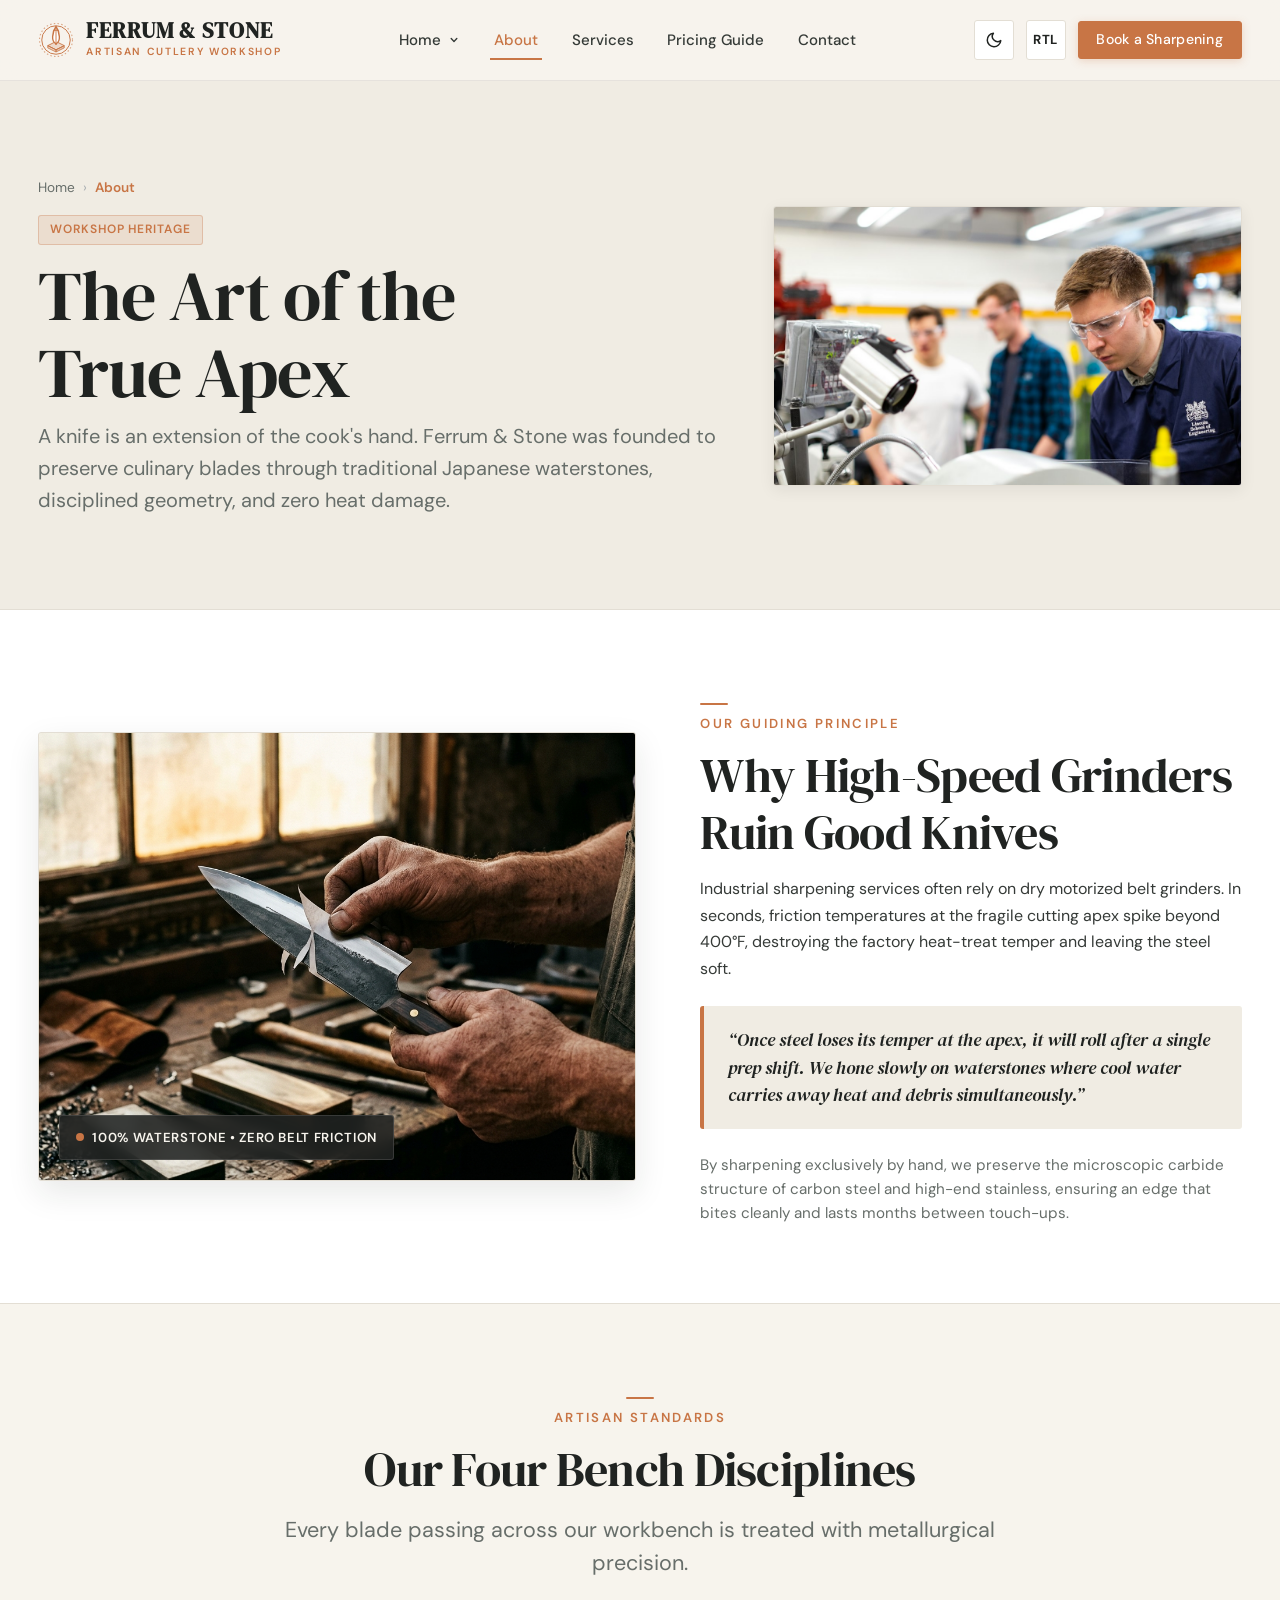
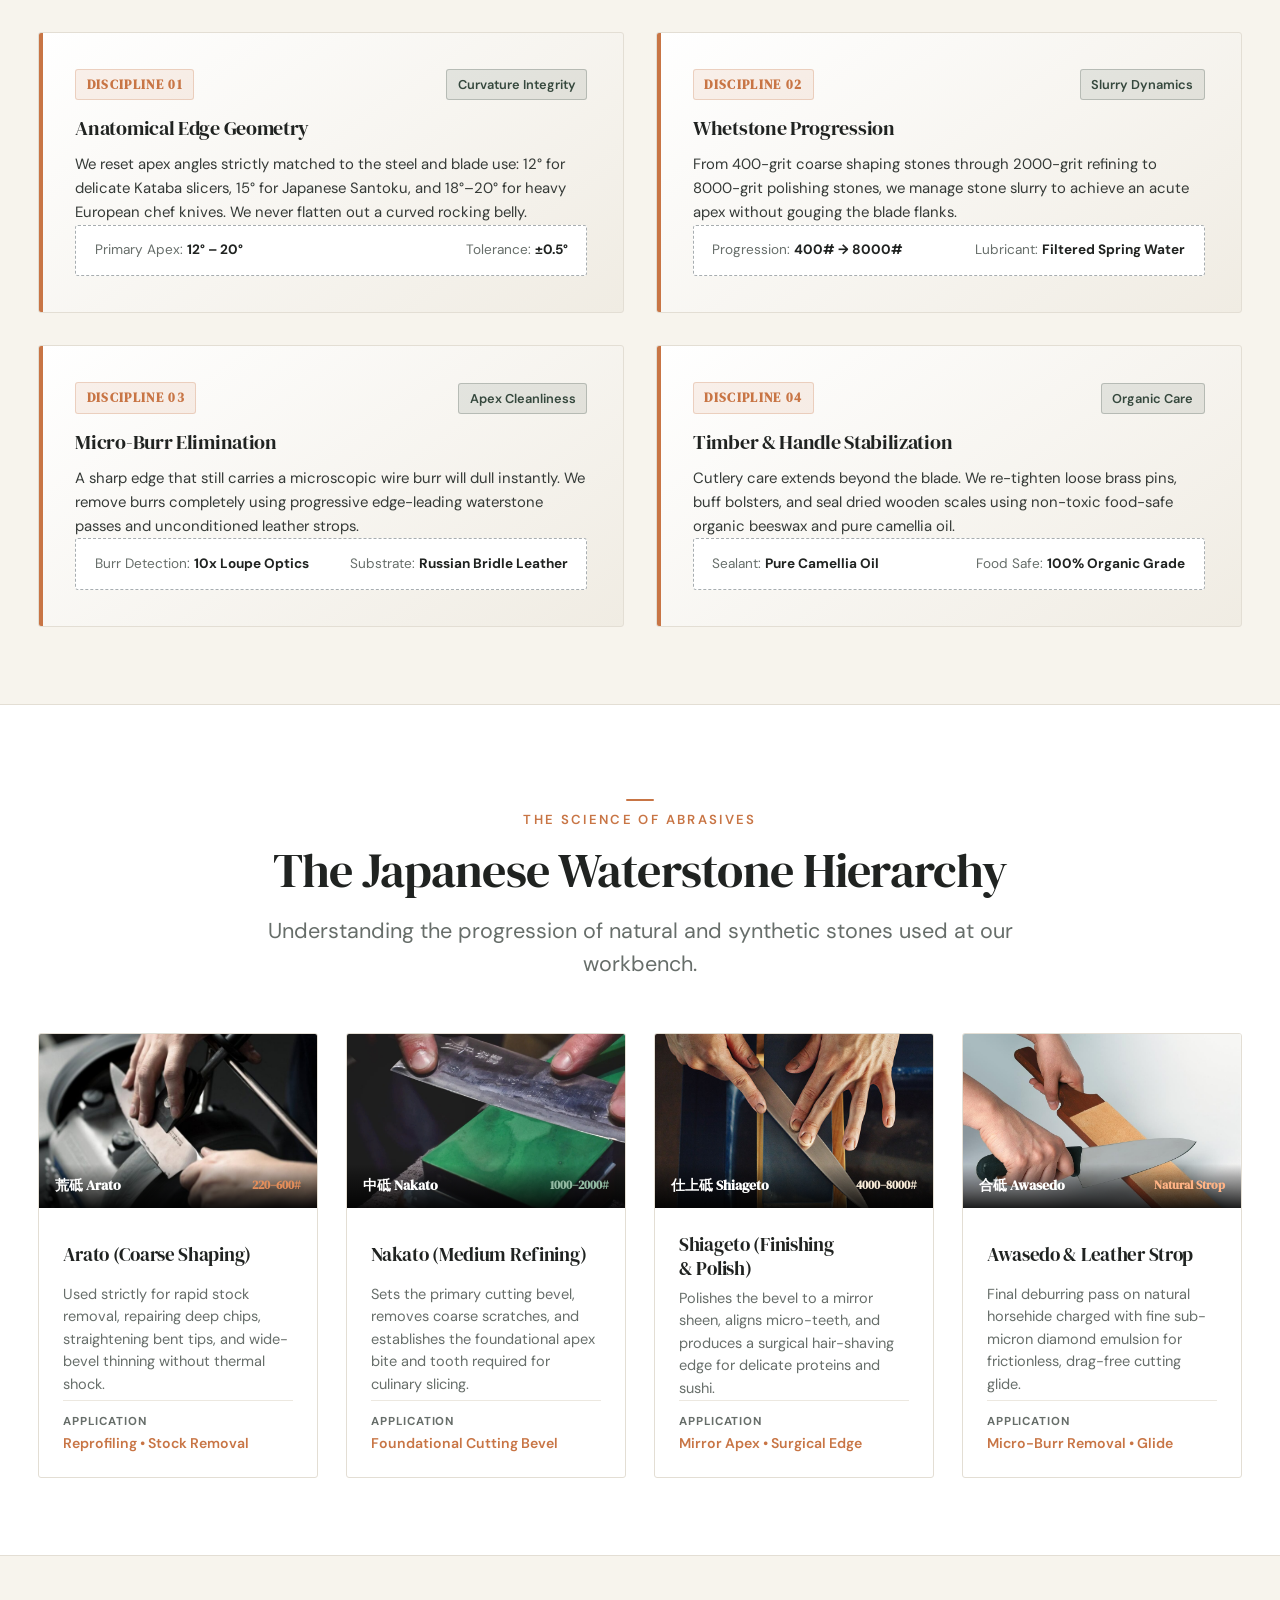
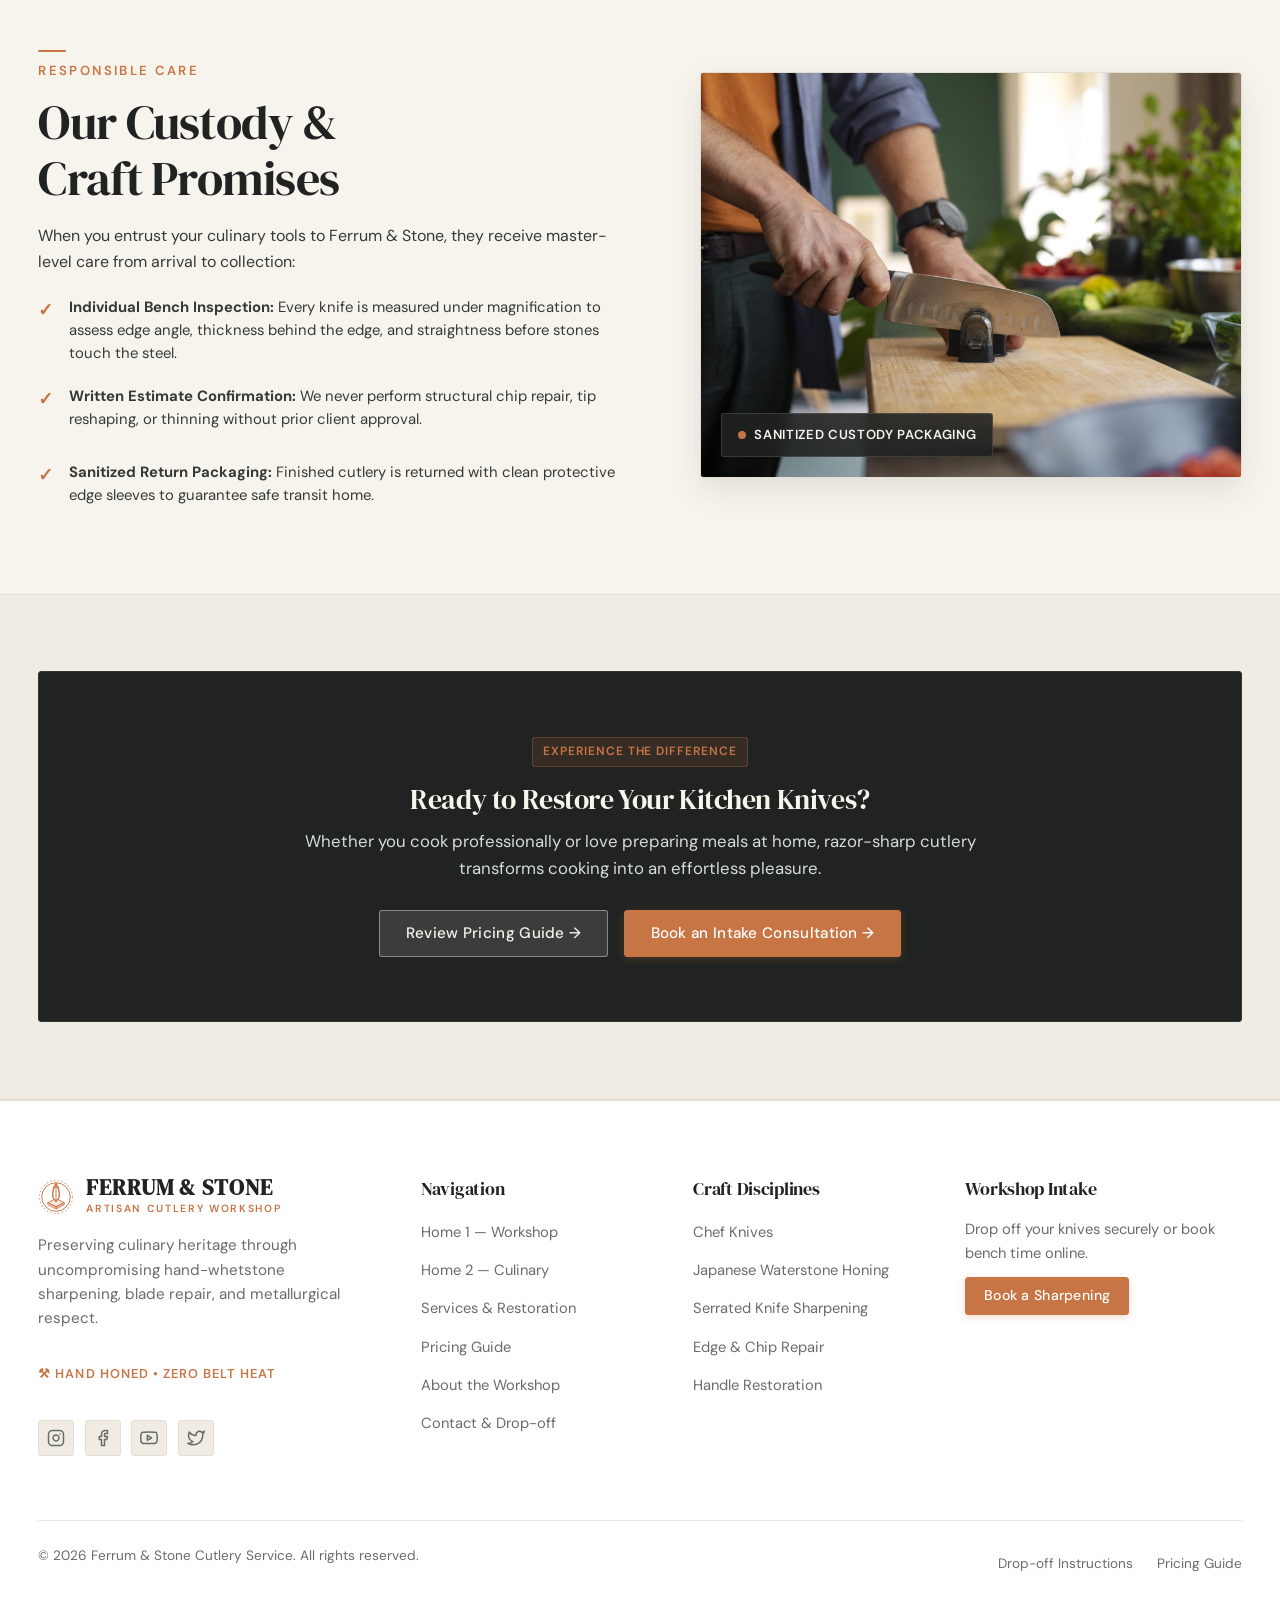
<file: about.html>
<!DOCTYPE html>
<html lang="en" dir="ltr" data-theme="light">
<head>
  <meta charset="UTF-8">
  <meta name="viewport" content="width=device-width, initial-scale=1.0">
  <title>About Our Workshop &amp; Craft Philosophy | Ferrum &amp; Stone</title>
  <meta name="description" content="Discover the artisan knife sharpening philosophy of Ferrum &amp; Stone: traditional Japanese waterstones, zero heat damage, and anatomical cutlery repair.">
  <link rel="icon" type="image/svg+xml" href="assets/favicon.svg">
  <link rel="stylesheet" href="css/design-system.css">
  <link rel="stylesheet" href="css/layout.css">
</head>
<body>

  <!-- Page Loader -->
  <div id="pageLoader" class="page-loader" aria-hidden="true">
    <div class="loader-content">
      <svg class="loader-emblem" viewBox="0 0 48 48" fill="none" xmlns="http://www.w3.org/2000/svg">
        <circle cx="24" cy="24" r="22" stroke="#c06038" stroke-width="1.5" stroke-dasharray="3 3" opacity="0.6"/>
        <circle cx="24" cy="24" r="19" stroke="#c06038" stroke-width="1.25"/>
        <path d="M13 31.5L24 37L35 31.5L24 26L13 31.5Z" fill="#c06038" fill-opacity="0.25" stroke="#c06038" stroke-width="1.2"/>
        <path d="M24 6C24 6 28 11.5 28.5 19.5C28.8 24 26.8 27.5 24 29C21.2 27.5 19.2 24 19.5 19.5C20 11.5 24 6 24 6Z" fill="#181e1a" stroke="#d4af37" stroke-width="1.8"/>
        <line x1="24" y1="7" x2="24" y2="28" stroke="#ffffff" stroke-width="1.2" opacity="0.75"/>
        <circle cx="24" cy="29" r="2" fill="#ffd166"/>
      </svg>
      <div class="loader-brand-title">FERRUM &amp; STONE</div>
      <div class="loader-brand-sub">Artisan Cutlery Workshop</div>
      <div class="loader-bar-wrap"><div class="loader-bar-fill"></div></div>
    </div>
  </div>

  <!-- Shared Header / Navbar -->
  <header class="site-header" id="mainHeader">
    <div class="container">
      <nav class="navbar-container" aria-label="Main Navigation">
        
        <!-- Brand Logo -->
        <a href="index.html" class="brand-logo" aria-label="Ferrum and Stone - Home">
          <div class="brand-icon" aria-hidden="true">
            <svg viewBox="0 0 48 48" fill="none" xmlns="http://www.w3.org/2000/svg">
              <circle cx="24" cy="24" r="22" stroke="currentColor" stroke-width="1.5" stroke-dasharray="2 3" opacity="0.6"/>
              <circle cx="24" cy="24" r="19" stroke="currentColor" stroke-width="1.25"/>
              <path d="M13 31.5L24 37L35 31.5L24 26L13 31.5Z" fill="currentColor" fill-opacity="0.2" stroke="currentColor" stroke-width="1.2" stroke-linejoin="round"/>
              <path d="M13 31.5V34.5L24 40V37L13 31.5Z" fill="currentColor" fill-opacity="0.3" stroke="currentColor" stroke-width="1"/>
              <path d="M35 31.5V34.5L24 40V37L35 31.5Z" fill="currentColor" fill-opacity="0.4" stroke="currentColor" stroke-width="1"/>
              <path d="M24 6C24 6 28 11.5 28.5 19.5C28.8 24 26.8 27.5 24 29C21.2 27.5 19.2 24 19.5 19.5C20 11.5 24 6 24 6Z" fill="var(--bg-surface)" stroke="currentColor" stroke-width="1.8" stroke-linejoin="round"/>
              <line x1="24" y1="7" x2="24" y2="28" stroke="currentColor" stroke-width="1.2" stroke-linecap="round"/>
              <path d="M21 11H27" stroke="currentColor" stroke-width="1.5" stroke-linecap="round"/>
              <circle cx="24" cy="29" r="1.5" fill="currentColor"/>
            </svg>
          </div>
          <div class="brand-text">
            <span class="brand-name">Ferrum &amp; Stone</span>
            <span class="brand-tagline">Artisan Cutlery Workshop</span>
          </div>
        </a>

        <!-- Centered Navigation: About placed right next to Pricing Guide -->
        <div class="nav-center-wrapper">
          <ul class="nav-links">
            <li class="nav-dropdown" id="homeDropdown">
              <button type="button" class="dropdown-trigger" aria-expanded="false" aria-haspopup="true" aria-controls="homeMenu">
                <span>Home</span>
                <svg class="chevron-icon" viewBox="0 0 20 20" fill="currentColor" aria-hidden="true">
                  <path fill-rule="evenodd" d="M5.293 7.293a1 1 0 011.414 0L10 10.586l3.293-3.293a1 1 0 111.414 1.414l-4 4a1 1 0 01-1.414 0l-4-4a1 1 0 010-1.414z" clip-rule="evenodd"/>
                </svg>
              </button>
              <div class="dropdown-menu" id="homeMenu" role="menu">
                <a href="index.html" class="dropdown-item" role="menuitem">Home 1 — Workshop</a>
                <a href="home-2.html" class="dropdown-item" role="menuitem">Home 2 — Culinary Edition</a>
              </div>
            </li>
            <li><a href="about.html" class="nav-link active" aria-current="page">About</a></li>
            <li><a href="services.html" class="nav-link">Services</a></li>
            <li><a href="pricing.html" class="nav-link">Pricing Guide</a></li>
            <li><a href="contact.html" class="nav-link">Contact</a></li>
          </ul>
        </div>

        <!-- Header Actions: Theme & Direction Toggles + CTA -->
        <div class="header-actions">
          <button type="button" class="btn-icon theme-toggle-btn" aria-label="Toggle dark/light theme" title="Toggle Theme">
            <svg class="icon-moon" width="18" height="18" viewBox="0 0 24 24" fill="none" stroke="currentColor" stroke-width="2" stroke-linecap="round" stroke-linejoin="round" aria-hidden="true">
              <path d="M21 12.79A9 9 0 1 1 11.21 3 7 7 0 0 0 21 12.79z"></path>
            </svg>
            <svg class="icon-sun" width="18" height="18" viewBox="0 0 24 24" fill="none" stroke="currentColor" stroke-width="2" stroke-linecap="round" stroke-linejoin="round" aria-hidden="true" style="display: none;">
              <circle cx="12" cy="12" r="5"></circle>
              <line x1="12" y1="1" x2="12" y2="3"></line>
              <line x1="12" y1="21" x2="12" y2="23"></line>
              <line x1="4.22" y1="4.22" x2="5.64" y2="5.64"></line>
              <line x1="18.36" y1="18.36" x2="19.78" y2="19.78"></line>
              <line x1="1" y1="12" x2="3" y2="12"></line>
              <line x1="21" y1="12" x2="23" y2="12"></line>
              <line x1="4.22" y1="19.78" x2="5.64" y2="18.36"></line>
              <line x1="18.36" y1="5.64" x2="19.78" y2="4.22"></line>
            </svg>
          </button>

          <button type="button" class="btn-icon dir-toggle-btn" aria-label="Toggle text direction LTR/RTL" title="Toggle RTL">
            <span class="dir-label">RTL</span>
          </button>

          <a href="contact.html#book" class="btn btn-primary btn-sm btn-book">Book a Sharpening</a>

          <!-- Hamburger Button (Mobile / Tablet / iPad) -->
          <button type="button" class="hamburger-btn" aria-label="Toggle Navigation Menu" aria-expanded="false" aria-controls="mobileDrawer">
            <span class="hamburger-icon" aria-hidden="true">
              <span class="hamburger-line"></span>
              <span class="hamburger-line"></span>
              <span class="hamburger-line"></span>
            </span>
          </button>
        </div>

      </nav>
    </div>
  </header>

  <!-- Mobile Drawer Backdrop & Menu -->
  <div class="mobile-nav-backdrop" id="mobileBackdrop"></div>
  <div class="mobile-nav-drawer" id="mobileDrawer" role="dialog" aria-modal="true" aria-label="Mobile Navigation">
    <div class="mobile-nav-header">
      <div class="brand-text">
        <span class="brand-name">Ferrum &amp; Stone</span>
        <span class="brand-tagline">Artisan Cutlery</span>
      </div>
      <button type="button" class="mobile-nav-close" aria-label="Close navigation menu">
        <svg width="20" height="20" viewBox="0 0 24 24" fill="none" stroke="currentColor" stroke-width="2" stroke-linecap="round" stroke-linejoin="round" aria-hidden="true">
          <line x1="18" y1="6" x2="6" y2="18"></line>
          <line x1="6" y1="6" x2="18" y2="18"></line>
        </svg>
      </button>
    </div>

    <div class="mobile-nav-list">
      <div class="mobile-dropdown">
        <button type="button" class="mobile-dropdown-header" aria-expanded="false">
          <span>Home</span>
          <svg class="chevron-icon" width="16" height="16" viewBox="0 0 20 20" fill="currentColor" aria-hidden="true">
            <path fill-rule="evenodd" d="M5.293 7.293a1 1 0 011.414 0L10 10.586l3.293-3.293a1 1 0 111.414 1.414l-4 4a1 1 0 01-1.414 0l-4-4a1 1 0 010-1.414z" clip-rule="evenodd"/>
          </svg>
        </button>
        <div class="mobile-sub-menu">
          <a href="index.html" class="mobile-sub-link">Home 1 — Workshop</a>
          <a href="home-2.html" class="mobile-sub-link">Home 2 — Culinary Edition</a>
        </div>
      </div>
      <a href="about.html" class="mobile-nav-link active" aria-current="page">About</a>
      <a href="services.html" class="mobile-nav-link">Services</a>
      <a href="pricing.html" class="mobile-nav-link">Pricing Guide</a>
      <a href="contact.html" class="mobile-nav-link">Contact</a>
    </div>

    <div class="mobile-nav-footer">
      <a href="contact.html#book" class="btn btn-primary" style="width: 100%;">Book a Sharpening</a>
      <div class="mobile-toggles-row">
        <div class="mobile-toggle-item">
          <span>Theme:</span>
          <button type="button" class="btn-icon theme-toggle-btn" aria-label="Toggle theme in drawer">
            <svg class="icon-moon" width="16" height="16" viewBox="0 0 24 24" fill="none" stroke="currentColor" stroke-width="2"><path d="M21 12.79A9 9 0 1 1 11.21 3 7 7 0 0 0 21 12.79z"></path></svg>
            <svg class="icon-sun" width="16" height="16" viewBox="0 0 24 24" fill="none" stroke="currentColor" stroke-width="2" stroke-linecap="round" stroke-linejoin="round" style="display:none;"><circle cx="12" cy="12" r="5"></circle><line x1="12" y1="1" x2="12" y2="3"></line><line x1="12" y1="21" x2="12" y2="23"></line><line x1="4.22" y1="4.22" x2="5.64" y2="5.64"></line><line x1="18.36" y1="18.36" x2="19.78" y2="19.78"></line><line x1="1" y1="12" x2="3" y2="12"></line><line x1="21" y1="12" x2="23" y2="12"></line><line x1="4.22" y1="19.78" x2="5.64" y2="18.36"></line><line x1="18.36" y1="5.64" x2="19.78" y2="4.22"></line></svg>
          </button>
        </div>
        <div class="mobile-toggle-item">
          <span>Direction:</span>
          <button type="button" class="btn-icon dir-toggle-btn" aria-label="Toggle text direction in drawer">
            <span class="dir-label">RTL</span>
          </button>
        </div>
      </div>
    </div>
  </div>

  <!-- Main Content: Distinct About Layout -->
  <main id="mainContent">

    <!-- =======================================================================
         SECTION 1 — PAGE INTRO
         Shared non-home intro component matching Services, Pricing, and Contact
         ======================================================================= -->
    <section class="page-intro" id="aboutIntro" aria-label="About Introduction">
      <div class="container">
        <div class="page-intro-grid">
          <div class="page-intro-inner">
            <nav class="breadcrumbs" aria-label="Breadcrumb">
              <a href="index.html">Home</a>
              <span class="separator" aria-hidden="true">&rsaquo;</span>
              <span aria-current="page">About</span>
            </nav>
            <div class="page-intro-meta">
              <span class="badge badge-copper">Workshop Heritage</span>
            </div>
            <h1>The Art of the True Apex</h1>
            <p class="page-intro-desc">
              A knife is an extension of the cook's hand. Ferrum &amp; Stone was founded to preserve culinary blades through traditional Japanese waterstones, disciplined geometry, and zero heat damage.
            </p>
          </div>
          <div class="page-intro-media">
            <img src="assets/images/h1_craftsmanship_inspection.jpg" alt="Artisan craftsman inspecting knife craftsmanship in workshop against natural light" loading="eager">
          </div>
        </div>
      </div>
    </section>

    <!-- =======================================================================
         SECTION 2 — THE WORKSHOP MANIFESTO (Asymmetrical Split Layout)
         ======================================================================= -->
    <section class="about-section about-section--surface" id="manifesto">
      <div class="container">
        
        <div class="about-manifesto-grid">
          
          <!-- Image Frame with Overlay Badge -->
          <div class="about-media-frame">
            <img src="assets/images/h1_process_editorial.jpg" alt="Master cutler honing a chef knife over a wet sharpening stone" loading="lazy">
            <div class="about-badge-overlay">
              <span class="about-badge-dot" aria-hidden="true"></span>
              <span>100% Waterstone &bull; Zero Belt Friction</span>
            </div>
          </div>

          <!-- Manifesto Copy -->
          <div>
            <span class="eyebrow">Our Guiding Principle</span>
            <h2 style="margin-bottom: 1rem;">Why High-Speed Grinders Ruin Good Knives</h2>
            <p style="font-size: 1rem; color: var(--text-body); line-height: 1.65; margin-bottom: 1rem;">
              Industrial sharpening services often rely on dry motorized belt grinders. In seconds, friction temperatures at the fragile cutting apex spike beyond 400&deg;F, destroying the factory heat-treat temper and leaving the steel soft.
            </p>

            <blockquote class="about-quote-box">
              &ldquo;Once steel loses its temper at the apex, it will roll after a single prep shift. We hone slowly on waterstones where cool water carries away heat and debris simultaneously.&rdquo;
            </blockquote>

            <p style="font-size: 0.95rem; color: var(--text-muted); line-height: 1.6;">
              By sharpening exclusively by hand, we preserve the microscopic carbide structure of carbon steel and high-end stainless, ensuring an edge that bites cleanly and lasts months between touch-ups.
            </p>
          </div>

        </div>

      </div>
    </section>

    <!-- =======================================================================
         SECTION 3 — CORE BENCH DISCIPLINES (Artisan Blueprint Console)
         ======================================================================= -->
    <section class="about-section" id="disciplines">
      <div class="container">
        
        <header class="section-header">
          <span class="eyebrow">Artisan Standards</span>
          <h2>Our Four Bench Disciplines</h2>
          <p class="text-lead">
            Every blade passing across our workbench is treated with metallurgical precision.
          </p>
        </header>

        <!-- Blueprint Console Layout: Max 2 cards per row on iPad/iPad Pro, 2 per row desktop -->
        <div class="disciplines-blueprint-grid">

          <!-- Discipline 1: Geometry -->
          <article class="discipline-console-card">
            <div>
              <div class="discipline-console-top">
                <span class="discipline-num-pill">DISCIPLINE 01</span>
                <span class="discipline-spec-pill">Curvature Integrity</span>
              </div>
              <h3 class="discipline-console-title">Anatomical Edge Geometry</h3>
              <p class="discipline-console-desc">
                We reset apex angles strictly matched to the steel and blade use: 12&deg; for delicate Kataba slicers, 15&deg; for Japanese Santoku, and 18&deg;&ndash;20&deg; for heavy European chef knives. We never flatten out a curved rocking belly.
              </p>
            </div>
            <div class="discipline-blueprint-specs">
              <span>Primary Apex: <strong>12&deg; &ndash; 20&deg;</strong></span>
              <span>Tolerance: <strong>&plusmn;0.5&deg;</strong></span>
            </div>
          </article>

          <!-- Discipline 2: Slurry & Stones -->
          <article class="discipline-console-card">
            <div>
              <div class="discipline-console-top">
                <span class="discipline-num-pill">DISCIPLINE 02</span>
                <span class="discipline-spec-pill">Slurry Dynamics</span>
              </div>
              <h3 class="discipline-console-title">Whetstone Progression</h3>
              <p class="discipline-console-desc">
                From 400-grit coarse shaping stones through 2000-grit refining to 8000-grit polishing stones, we manage stone slurry to achieve an acute apex without gouging the blade flanks.
              </p>
            </div>
            <div class="discipline-blueprint-specs">
              <span>Progression: <strong>400# &rarr; 8000#</strong></span>
              <span>Lubricant: <strong>Filtered Spring Water</strong></span>
            </div>
          </article>

          <!-- Discipline 3: Deburring Strops -->
          <article class="discipline-console-card">
            <div>
              <div class="discipline-console-top">
                <span class="discipline-num-pill">DISCIPLINE 03</span>
                <span class="discipline-spec-pill">Apex Cleanliness</span>
              </div>
              <h3 class="discipline-console-title">Micro-Burr Elimination</h3>
              <p class="discipline-console-desc">
                A sharp edge that still carries a microscopic wire burr will dull instantly. We remove burrs completely using progressive edge-leading waterstone passes and unconditioned leather strops.
              </p>
            </div>
            <div class="discipline-blueprint-specs">
              <span>Burr Detection: <strong>10x Loupe Optics</strong></span>
              <span>Substrate: <strong>Russian Bridle Leather</strong></span>
            </div>
          </article>

          <!-- Discipline 4: Timber Preservation -->
          <article class="discipline-console-card">
            <div>
              <div class="discipline-console-top">
                <span class="discipline-num-pill">DISCIPLINE 04</span>
                <span class="discipline-spec-pill">Organic Care</span>
              </div>
              <h3 class="discipline-console-title">Timber &amp; Handle Stabilization</h3>
              <p class="discipline-console-desc">
                Cutlery care extends beyond the blade. We re-tighten loose brass pins, buff bolsters, and seal dried wooden scales using non-toxic food-safe organic beeswax and pure camellia oil.
              </p>
            </div>
            <div class="discipline-blueprint-specs">
              <span>Sealant: <strong>Pure Camellia Oil</strong></span>
              <span>Food Safe: <strong>100% Organic Grade</strong></span>
            </div>
          </article>

        </div>

      </div>
    </section>

    <!-- =======================================================================
         SECTION 4 — TRADITIONAL WATERSTONE HIERARCHY (Tactile Waterstone Bench)
         ======================================================================= -->
    <section class="about-section about-section--surface" id="stoneHierarchy">
      <div class="container">
        
        <header class="section-header">
          <span class="eyebrow">The Science of Abrasives</span>
          <h2>The Japanese Waterstone Hierarchy</h2>
          <p class="text-lead">
            Understanding the progression of natural and synthetic stones used at our workbench.
          </p>
        </header>

        <!-- Tactile Waterstone Bench Grid: Max 2 cards on iPad/iPad Pro, 4 cards on Large Desktop -->
        <div class="waterstone-bench-grid">
          
          <!-- Stage 1 -->
          <article class="whetstone-block-card">
            <div class="whetstone-card-media" style="position: relative; aspect-ratio: 16/10; overflow: hidden; background: #111;">
              <img src="assets/images/about_waterstone_arato.png" alt="Arato coarse waterstone shaping knife" style="width: 100%; height: 100%; object-fit: cover;" loading="lazy">
              <div class="whetstone-stone-overlay" style="position: absolute; bottom: 0; left: 0; right: 0; background: linear-gradient(to top, rgba(0,0,0,0.88) 0%, rgba(0,0,0,0.3) 70%, transparent 100%); padding: 0.65rem 1rem; display: flex; justify-content: space-between; align-items: center; color: #fff; font-family: var(--font-heading); font-size: 0.88rem; font-weight: 700;">
                <span>荒砥 Arato</span>
                <span style="font-size: 0.78rem; color: #E28D5A;">220&ndash;600#</span>
              </div>
            </div>
            <div class="whetstone-block-body">
              <div>
                <h3 class="whetstone-block-title">Arato (Coarse Shaping)</h3>
                <p class="whetstone-block-desc">
                  Used strictly for rapid stock removal, repairing deep chips, straightening bent tips, and wide-bevel thinning without thermal shock.
                </p>
              </div>
              <div class="whetstone-block-metrics">
                <span class="whetstone-metric-label">Application</span>
                <span class="whetstone-metric-tag">Reprofiling &bull; Stock Removal</span>
              </div>
            </div>
          </article>

          <!-- Stage 2 -->
          <article class="whetstone-block-card">
            <div class="whetstone-card-media" style="position: relative; aspect-ratio: 16/10; overflow: hidden; background: #111;">
              <img src="assets/images/about_waterstone_nakato.jpg" alt="Nakato medium sharpening waterstone with slurry" style="width: 100%; height: 100%; object-fit: cover;" loading="lazy">
              <div class="whetstone-stone-overlay" style="position: absolute; bottom: 0; left: 0; right: 0; background: linear-gradient(to top, rgba(0,0,0,0.88) 0%, rgba(0,0,0,0.3) 70%, transparent 100%); padding: 0.65rem 1rem; display: flex; justify-content: space-between; align-items: center; color: #fff; font-family: var(--font-heading); font-size: 0.88rem; font-weight: 700;">
                <span>中砥 Nakato</span>
                <span style="font-size: 0.78rem; color: #92B9A2;">1000&ndash;2000#</span>
              </div>
            </div>
            <div class="whetstone-block-body">
              <div>
                <h3 class="whetstone-block-title">Nakato (Medium Refining)</h3>
                <p class="whetstone-block-desc">
                  Sets the primary cutting bevel, removes coarse scratches, and establishes the foundational apex bite and tooth required for culinary slicing.
                </p>
              </div>
              <div class="whetstone-block-metrics">
                <span class="whetstone-metric-label">Application</span>
                <span class="whetstone-metric-tag">Foundational Cutting Bevel</span>
              </div>
            </div>
          </article>

          <!-- Stage 3 -->
          <article class="whetstone-block-card">
            <div class="whetstone-card-media" style="position: relative; aspect-ratio: 16/10; overflow: hidden; background: #111;">
              <img src="assets/images/about_waterstone_shiageto.png" alt="Shiageto fine finishing waterstone bench pass" style="width: 100%; height: 100%; object-fit: cover;" loading="lazy">
              <div class="whetstone-stone-overlay" style="position: absolute; bottom: 0; left: 0; right: 0; background: linear-gradient(to top, rgba(0,0,0,0.88) 0%, rgba(0,0,0,0.3) 70%, transparent 100%); padding: 0.65rem 1rem; display: flex; justify-content: space-between; align-items: center; color: #fff; font-family: var(--font-heading); font-size: 0.88rem; font-weight: 700;">
                <span>仕上砥 Shiageto</span>
                <span style="font-size: 0.78rem; color: #F7EAD7;">4000&ndash;8000#</span>
              </div>
            </div>
            <div class="whetstone-block-body">
              <div>
                <h3 class="whetstone-block-title">Shiageto (Finishing &amp; Polish)</h3>
                <p class="whetstone-block-desc">
                  Polishes the bevel to a mirror sheen, aligns micro-teeth, and produces a surgical hair-shaving edge for delicate proteins and sushi.
                </p>
              </div>
              <div class="whetstone-block-metrics">
                <span class="whetstone-metric-label">Application</span>
                <span class="whetstone-metric-tag">Mirror Apex &bull; Surgical Edge</span>
              </div>
            </div>
          </article>

          <!-- Stage 4 -->
          <article class="whetstone-block-card">
            <div class="whetstone-card-media" style="position: relative; aspect-ratio: 16/10; overflow: hidden; background: #111;">
              <img src="assets/images/about_waterstone_awasedo.png" alt="Awasedo deburring and leather paddle stropping pass" style="width: 100%; height: 100%; object-fit: cover;" loading="lazy">
              <div class="whetstone-stone-overlay" style="position: absolute; bottom: 0; left: 0; right: 0; background: linear-gradient(to top, rgba(0,0,0,0.88) 0%, rgba(0,0,0,0.3) 70%, transparent 100%); padding: 0.65rem 1rem; display: flex; justify-content: space-between; align-items: center; color: #fff; font-family: var(--font-heading); font-size: 0.88rem; font-weight: 700;">
                <span>合砥 Awasedo</span>
                <span style="font-size: 0.78rem; color: #FFB385;">Natural Strop</span>
              </div>
            </div>
            <div class="whetstone-block-body">
              <div>
                <h3 class="whetstone-block-title">Awasedo &amp; Leather Strop</h3>
                <p class="whetstone-block-desc">
                  Final deburring pass on natural horsehide charged with fine sub-micron diamond emulsion for frictionless, drag-free cutting glide.
                </p>
              </div>
              <div class="whetstone-block-metrics">
                <span class="whetstone-metric-label">Application</span>
                <span class="whetstone-metric-tag">Micro-Burr Removal &bull; Glide</span>
              </div>
            </div>
          </article>

        </div>

      </div>
    </section>

    <!-- =======================================================================
         SECTION 5 — STANDARDS OF CUSTODY (Split Workshop Visual)
         ======================================================================= -->
    <section class="about-section" id="standards">
      <div class="container">
        
        <div class="about-manifesto-grid">
          
          <div>
            <span class="eyebrow">Responsible Care</span>
            <h2 style="margin-bottom: 1rem;">Our Custody &amp; Craft Promises</h2>
            <p style="font-size: 1rem; color: var(--text-body); line-height: 1.65; margin-bottom: 1.25rem;">
              When you entrust your culinary tools to Ferrum &amp; Stone, they receive master-level care from arrival to collection:
            </p>

            <ul class="contact-info-list" style="margin-top: 0;">
              <li class="contact-info-item">
                <span style="color: var(--color-copper); font-weight: bold; font-size: 1.1rem;">&#10003;</span>
                <div style="font-size: 0.93rem; color: var(--text-body); line-height: 1.55;">
                  <strong>Individual Bench Inspection:</strong> Every knife is measured under magnification to assess edge angle, thickness behind the edge, and straightness before stones touch the steel.
                </div>
              </li>

              <li class="contact-info-item">
                <span style="color: var(--color-copper); font-weight: bold; font-size: 1.1rem;">&#10003;</span>
                <div style="font-size: 0.93rem; color: var(--text-body); line-height: 1.55;">
                  <strong>Written Estimate Confirmation:</strong> We never perform structural chip repair, tip reshaping, or thinning without prior client approval.
                </div>
              </li>

              <li class="contact-info-item">
                <span style="color: var(--color-copper); font-weight: bold; font-size: 1.1rem;">&#10003;</span>
                <div style="font-size: 0.93rem; color: var(--text-body); line-height: 1.55;">
                  <strong>Sanitized Return Packaging:</strong> Finished cutlery is returned with clean protective edge sleeves to guarantee safe transit home.
                </div>
              </li>
            </ul>
          </div>

          <div class="about-media-frame">
            <img src="assets/images/about_custody_promises.png" alt="Kitchen knife sharpening and care on prep bench" loading="lazy">
            <div class="about-badge-overlay">
              <span class="about-badge-dot" aria-hidden="true"></span>
              <span>Sanitized Custody Packaging</span>
            </div>
          </div>

        </div>

      </div>
    </section>

    <!-- =======================================================================
         SECTION 6 — CLOSING CONSULTATION & CTA BANNER
         ======================================================================= -->
    <section class="about-section about-section--elevated" id="aboutCta">
      <div class="container">
        
        <div class="final-booking-banner">
          <div class="final-booking-content">
            <span class="badge badge-copper" style="margin-bottom: 1rem;">Experience the Difference</span>
            <h2>Ready to Restore Your Kitchen Knives?</h2>
            <p>
              Whether you cook professionally or love preparing meals at home, razor-sharp cutlery transforms cooking into an effortless pleasure.
            </p>
            <div style="display: flex; gap: 1rem; justify-content: center; flex-wrap: wrap;">
              <a href="pricing.html" class="btn btn-secondary">Review Pricing Guide &rarr;</a>
              <a href="contact.html#book" class="btn btn-primary">Book an Intake Consultation &rarr;</a>
            </div>
          </div>
        </div>

      </div>
    </section>

  </main>

  <!-- Shared Footer -->
  <footer class="site-footer">
    <div class="container">
      <div class="footer-grid">
        
        <div class="footer-brand">
          <div class="brand-logo">
            <div class="brand-icon" aria-hidden="true">
              <svg viewBox="0 0 48 48" fill="none" xmlns="http://www.w3.org/2000/svg">
                <circle cx="24" cy="24" r="22" stroke="currentColor" stroke-width="1.5" stroke-dasharray="2 3" opacity="0.6"/>
                <circle cx="24" cy="24" r="19" stroke="currentColor" stroke-width="1.25"/>
                <path d="M13 31.5L24 37L35 31.5L24 26L13 31.5Z" fill="currentColor" fill-opacity="0.2" stroke="currentColor" stroke-width="1.2" stroke-linejoin="round"/>
                <path d="M13 31.5V34.5L24 40V37L13 31.5Z" fill="currentColor" fill-opacity="0.3" stroke="currentColor" stroke-width="1"/>
                <path d="M35 31.5V34.5L24 40V37L35 31.5Z" fill="currentColor" fill-opacity="0.4" stroke="currentColor" stroke-width="1"/>
                <path d="M24 6C24 6 28 11.5 28.5 19.5C28.8 24 26.8 27.5 24 29C21.2 27.5 19.2 24 19.5 19.5C20 11.5 24 6 24 6Z" fill="var(--bg-surface)" stroke="currentColor" stroke-width="1.8" stroke-linejoin="round"/>
                <line x1="24" y1="7" x2="24" y2="28" stroke="currentColor" stroke-width="1.2" stroke-linecap="round"/>
                <path d="M21 11H27" stroke="currentColor" stroke-width="1.5" stroke-linecap="round"/>
                <circle cx="24" cy="29" r="1.5" fill="currentColor"/>
              </svg>
            </div>
            <div class="brand-text">
              <span class="brand-name">Ferrum &amp; Stone</span>
              <span class="brand-tagline">Artisan Cutlery Workshop</span>
            </div>
          </div>
          <p class="footer-desc">
            Preserving culinary heritage through uncompromising hand-whetstone sharpening, blade repair, and metallurgical respect.
          </p>
          <div class="footer-craft-badge">
            <span>&#9874; Hand Honed &bull; Zero Belt Heat</span>
          </div>

          <div class="footer-social-links" aria-label="Workshop social media channels">
            <a href="https://instagram.com" class="footer-social-icon" aria-label="Instagram" target="_blank" rel="noopener noreferrer">
              <svg width="18" height="18" viewBox="0 0 24 24" fill="none" stroke="currentColor" stroke-width="2" stroke-linecap="round" stroke-linejoin="round" aria-hidden="true"><rect x="2" y="2" width="20" height="20" rx="5" ry="5"></rect><path d="M16 11.37A4 4 0 1 1 12.63 8 4 4 0 0 1 16 11.37z"></path><line x1="17.5" y1="6.5" x2="17.51" y2="6.5"></line></svg>
            </a>
            <a href="https://facebook.com" class="footer-social-icon" aria-label="Facebook" target="_blank" rel="noopener noreferrer">
              <svg width="18" height="18" viewBox="0 0 24 24" fill="none" stroke="currentColor" stroke-width="2" stroke-linecap="round" stroke-linejoin="round" aria-hidden="true"><path d="M18 2h-3a5 5 0 0 0-5 5v3H7v4h3v8h4v-8h3l1-4h-4V7a1 1 0 0 1 1-1h3z"></path></svg>
            </a>
            <a href="https://youtube.com" class="footer-social-icon" aria-label="YouTube" target="_blank" rel="noopener noreferrer">
              <svg width="18" height="18" viewBox="0 0 24 24" fill="none" stroke="currentColor" stroke-width="2" stroke-linecap="round" stroke-linejoin="round" aria-hidden="true"><path d="M22.54 6.42a2.78 2.78 0 0 0-1.94-2C18.88 4 12 4 12 4s-6.88 0-8.6.46a2.78 2.78 0 0 0-1.94 2A29 29 0 0 0 1 11.75a29 29 0 0 0 .46 5.33A2.78 2.78 0 0 0 3.4 19c1.72.46 8.6.46 8.6.46s6.88 0 8.6-.46a2.78 2.78 0 0 0 1.94-2 29 29 0 0 0 .46-5.25 29 29 0 0 0-.46-5.33z"></path><polygon points="9.75 15.02 15.5 11.75 9.75 8.48 9.75 15.02"></polygon></svg>
            </a>
            <a href="https://x.com" class="footer-social-icon" aria-label="X (formerly Twitter)" target="_blank" rel="noopener noreferrer">
              <svg width="18" height="18" viewBox="0 0 24 24" fill="none" stroke="currentColor" stroke-width="2" stroke-linecap="round" stroke-linejoin="round" aria-hidden="true"><path d="M23 3a10.9 10.9 0 0 1-3.14 1.53 4.48 4.48 0 0 0-7.86 3v1A10.66 10.66 0 0 1 3 4s-4 9 5 13a11.64 11.64 0 0 1-7 2c9 5 20 0 20-11.5a4.5 4.5 0 0 0-.08-.83A7.72 7.72 0 0 0 23 3z"></path></svg>
            </a>
          </div>
        </div>

        <div>
          <h4 class="footer-heading">Navigation</h4>
          <ul class="footer-links">
            <li><a href="index.html">Home 1 — Workshop</a></li>
            <li><a href="home-2.html">Home 2 — Culinary</a></li>
            <li><a href="services.html">Services &amp; Restoration</a></li>
            <li><a href="pricing.html">Pricing Guide</a></li>
            <li><a href="about.html">About the Workshop</a></li>
            <li><a href="contact.html">Contact &amp; Drop-off</a></li>
          </ul>
        </div>

        <div>
          <h4 class="footer-heading">Craft Disciplines</h4>
          <ul class="footer-links">
            <li><a href="services.html">Chef Knives</a></li>
            <li><a href="services.html">Japanese Waterstone Honing</a></li>
            <li><a href="services.html">Serrated Knife Sharpening</a></li>
            <li><a href="services.html">Edge &amp; Chip Repair</a></li>
            <li><a href="services.html">Handle Restoration</a></li>
          </ul>
        </div>

        <div>
          <h4 class="footer-heading">Workshop Intake</h4>
          <p style="font-size: 0.92rem; color: var(--text-muted); line-height: 1.6; margin-bottom: 0.75rem;">
            Drop off your knives securely or book bench time online.
          </p>
          <a href="contact.html#book" class="btn btn-primary btn-sm">Book a Sharpening</a>
        </div>

      </div>

      <div class="footer-bottom">
        <p>&copy; 2026 Ferrum &amp; Stone Cutlery Service. All rights reserved.</p>
        <div style="display: flex; gap: 1.5rem; align-items: center;">
          <a href="contact.html">Drop-off Instructions</a>
          <a href="pricing.html">Pricing Guide</a>
        </div>
      </div>
    </div>
  </footer>

  <!-- Floating Back to Top Button -->
  <button type="button" class="back-to-top-btn" id="backToTopBtn" aria-label="Back to top" title="Back to top">
    <svg width="20" height="20" viewBox="0 0 24 24" fill="none" stroke="currentColor" stroke-width="2.5" stroke-linecap="round" stroke-linejoin="round" aria-hidden="true">
      <path d="M18 15l-6-6-6 6"/>
    </svg>
  </button>

  <script src="js/app.js"></script>
</body>
</html>
</file>
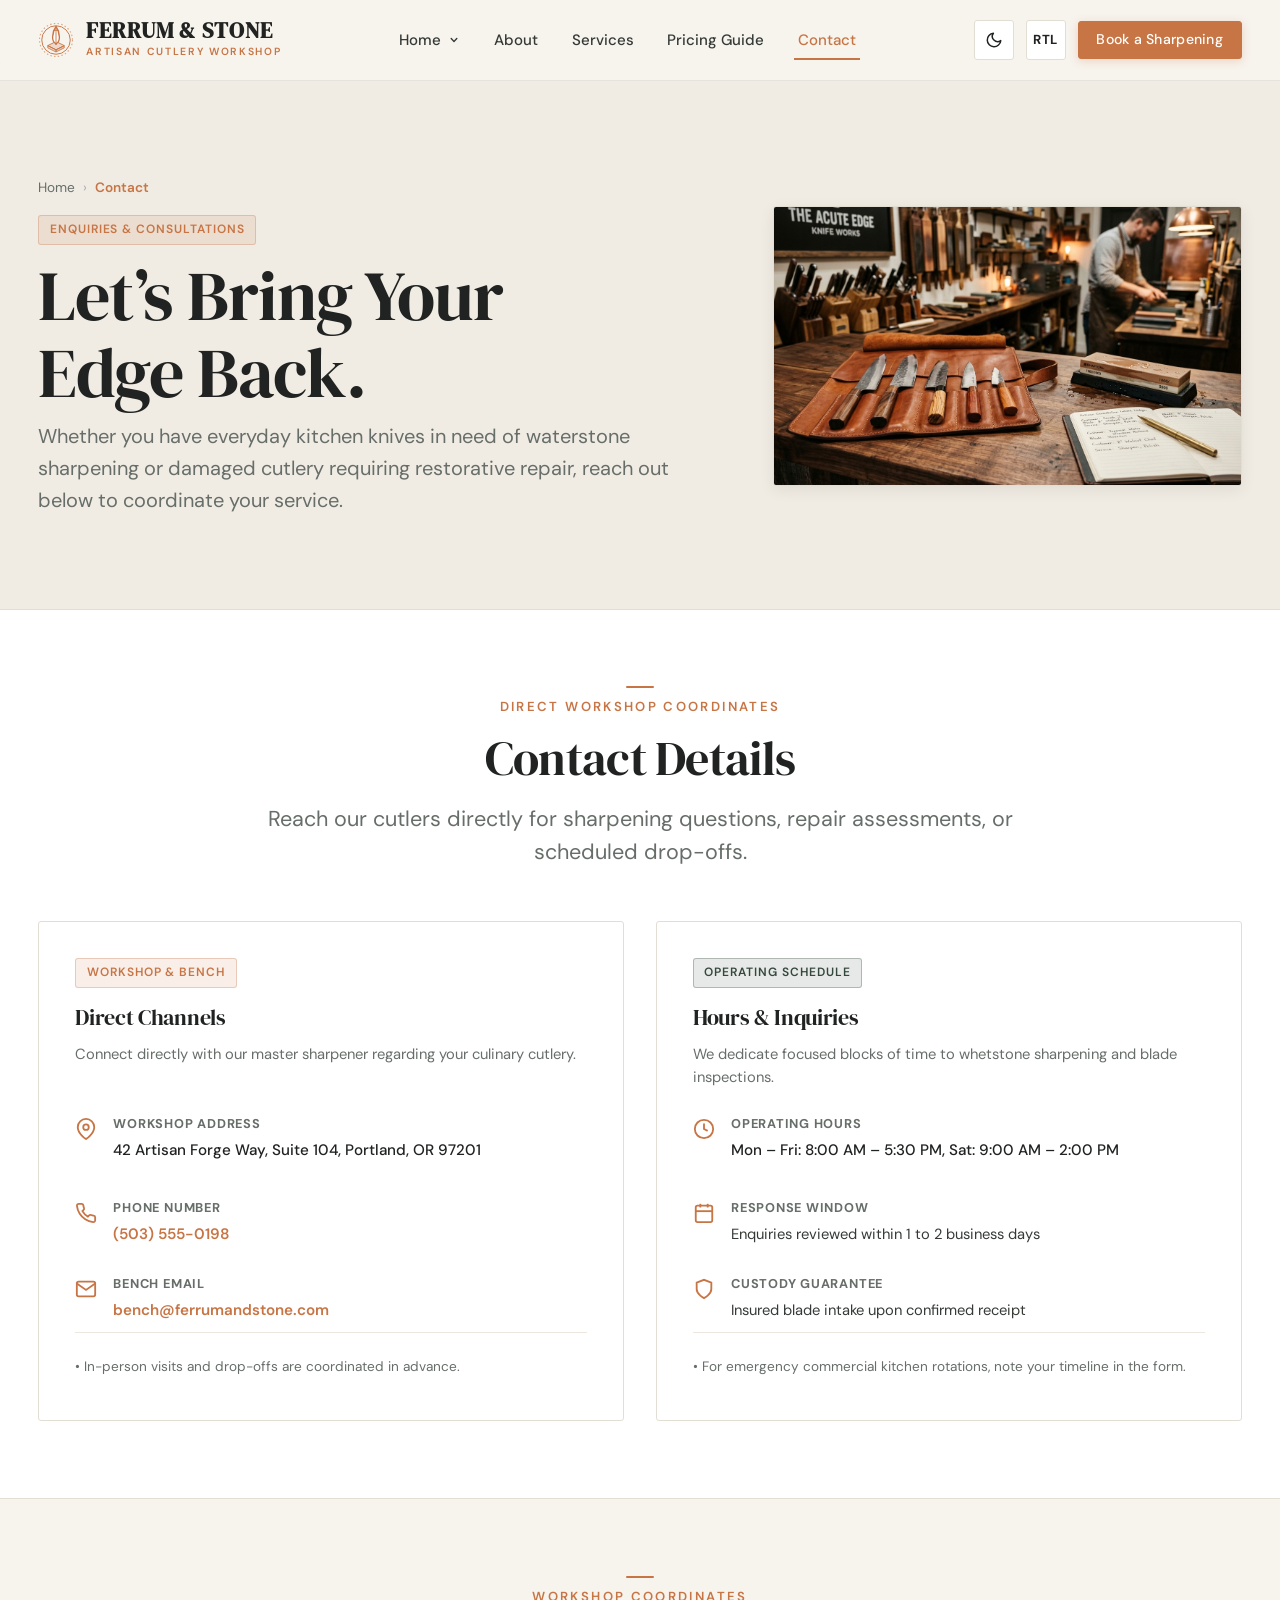
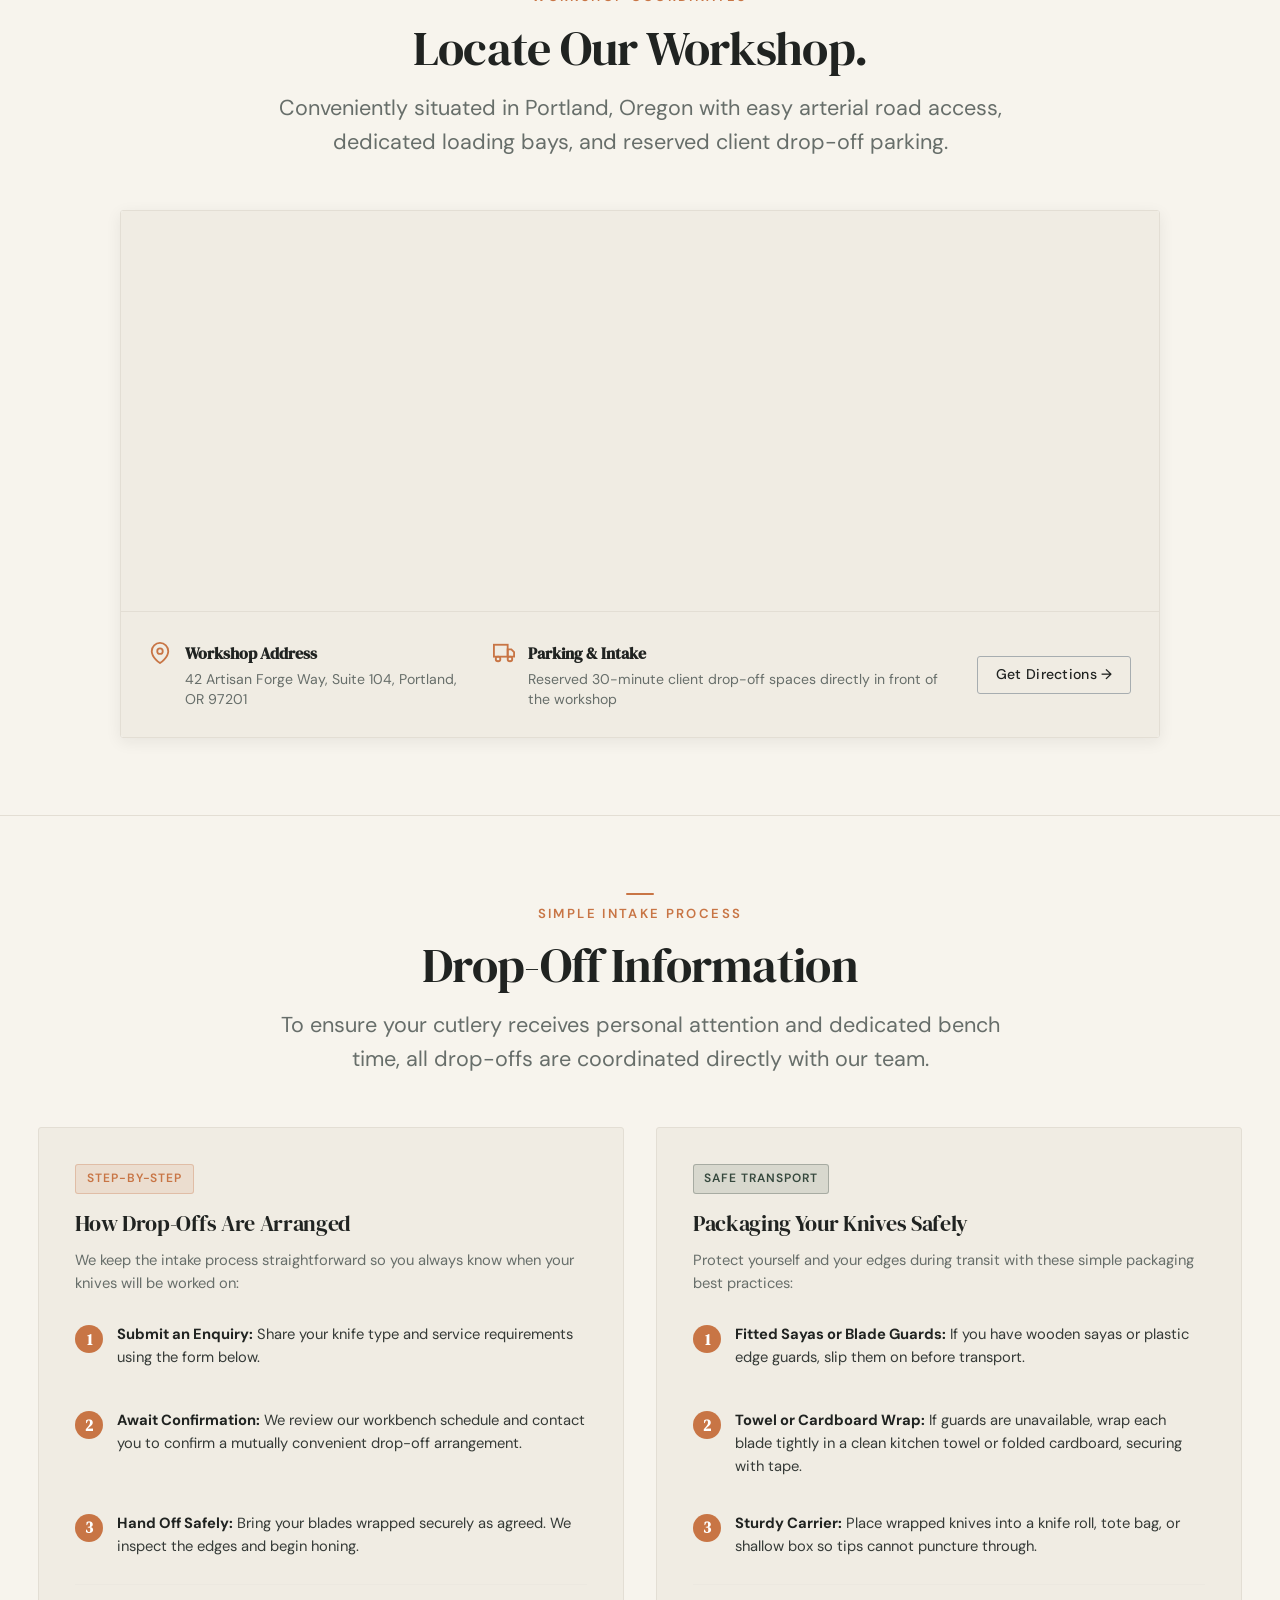
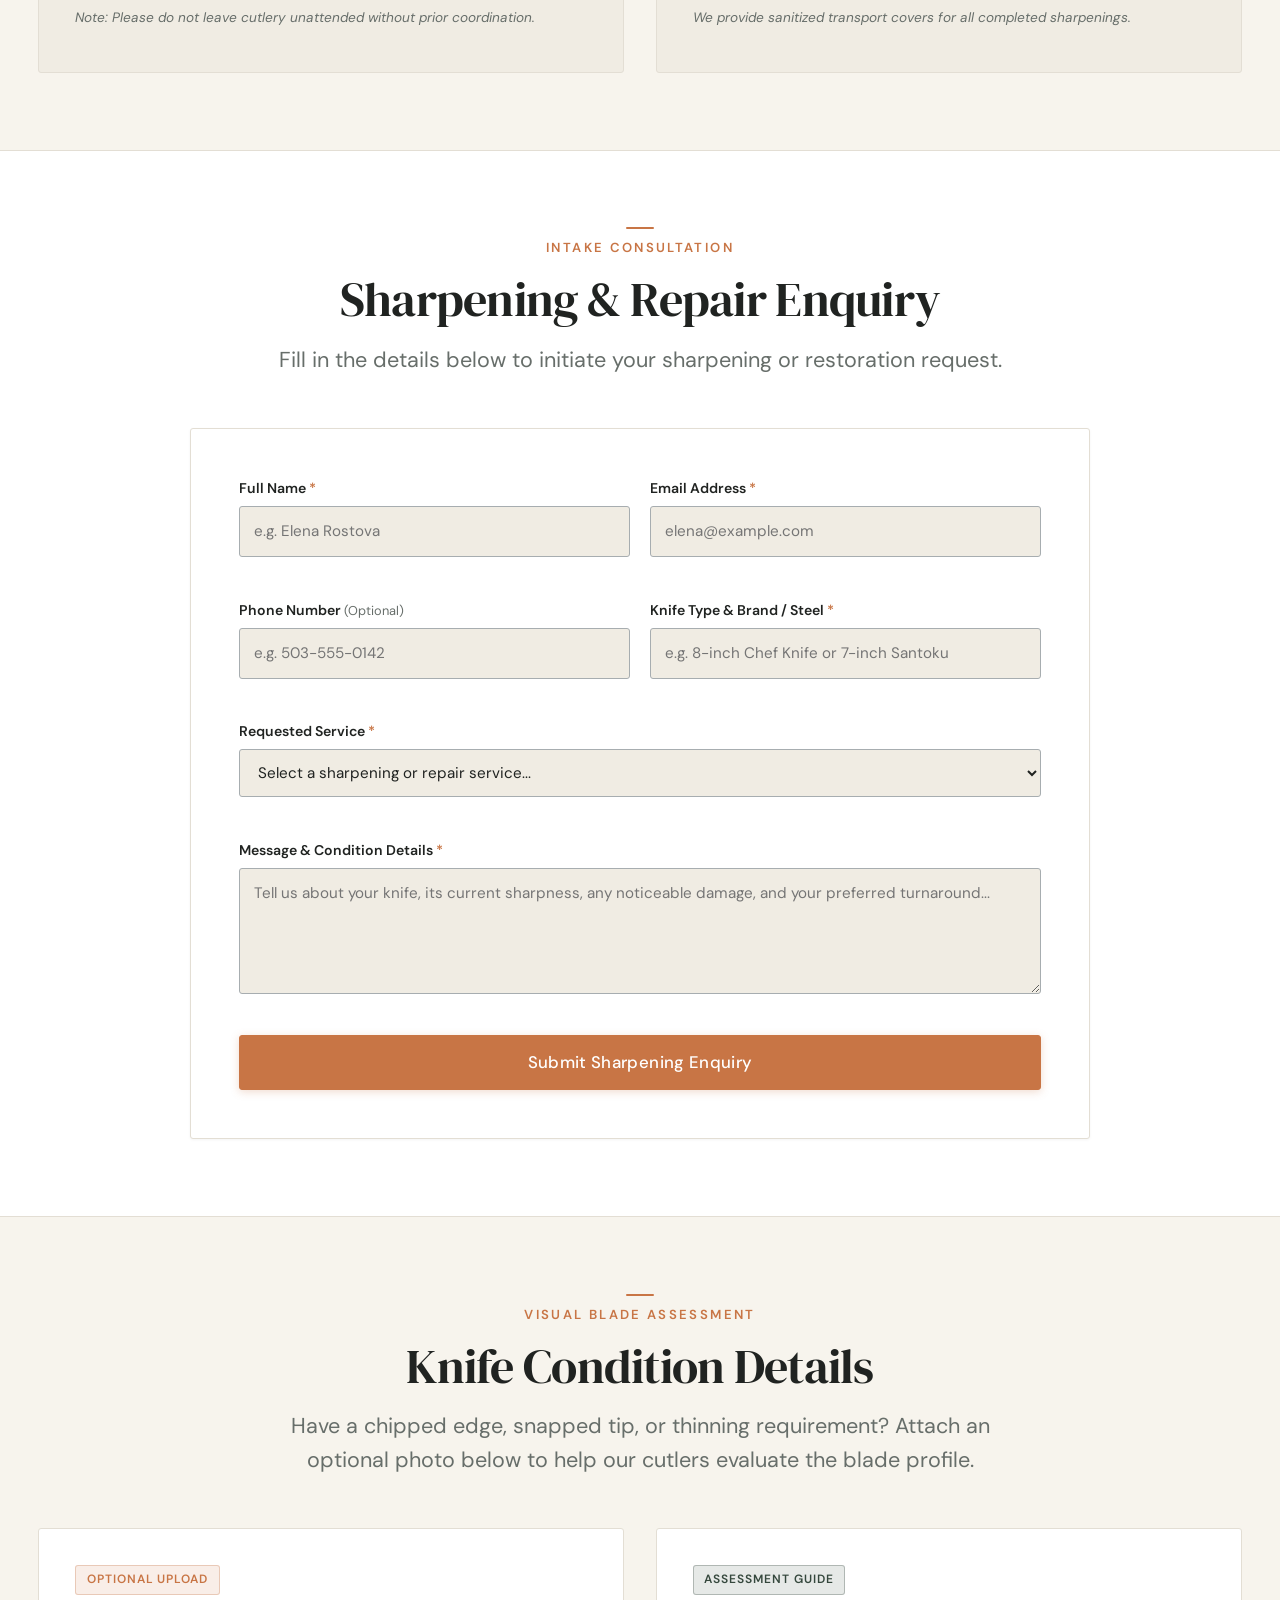
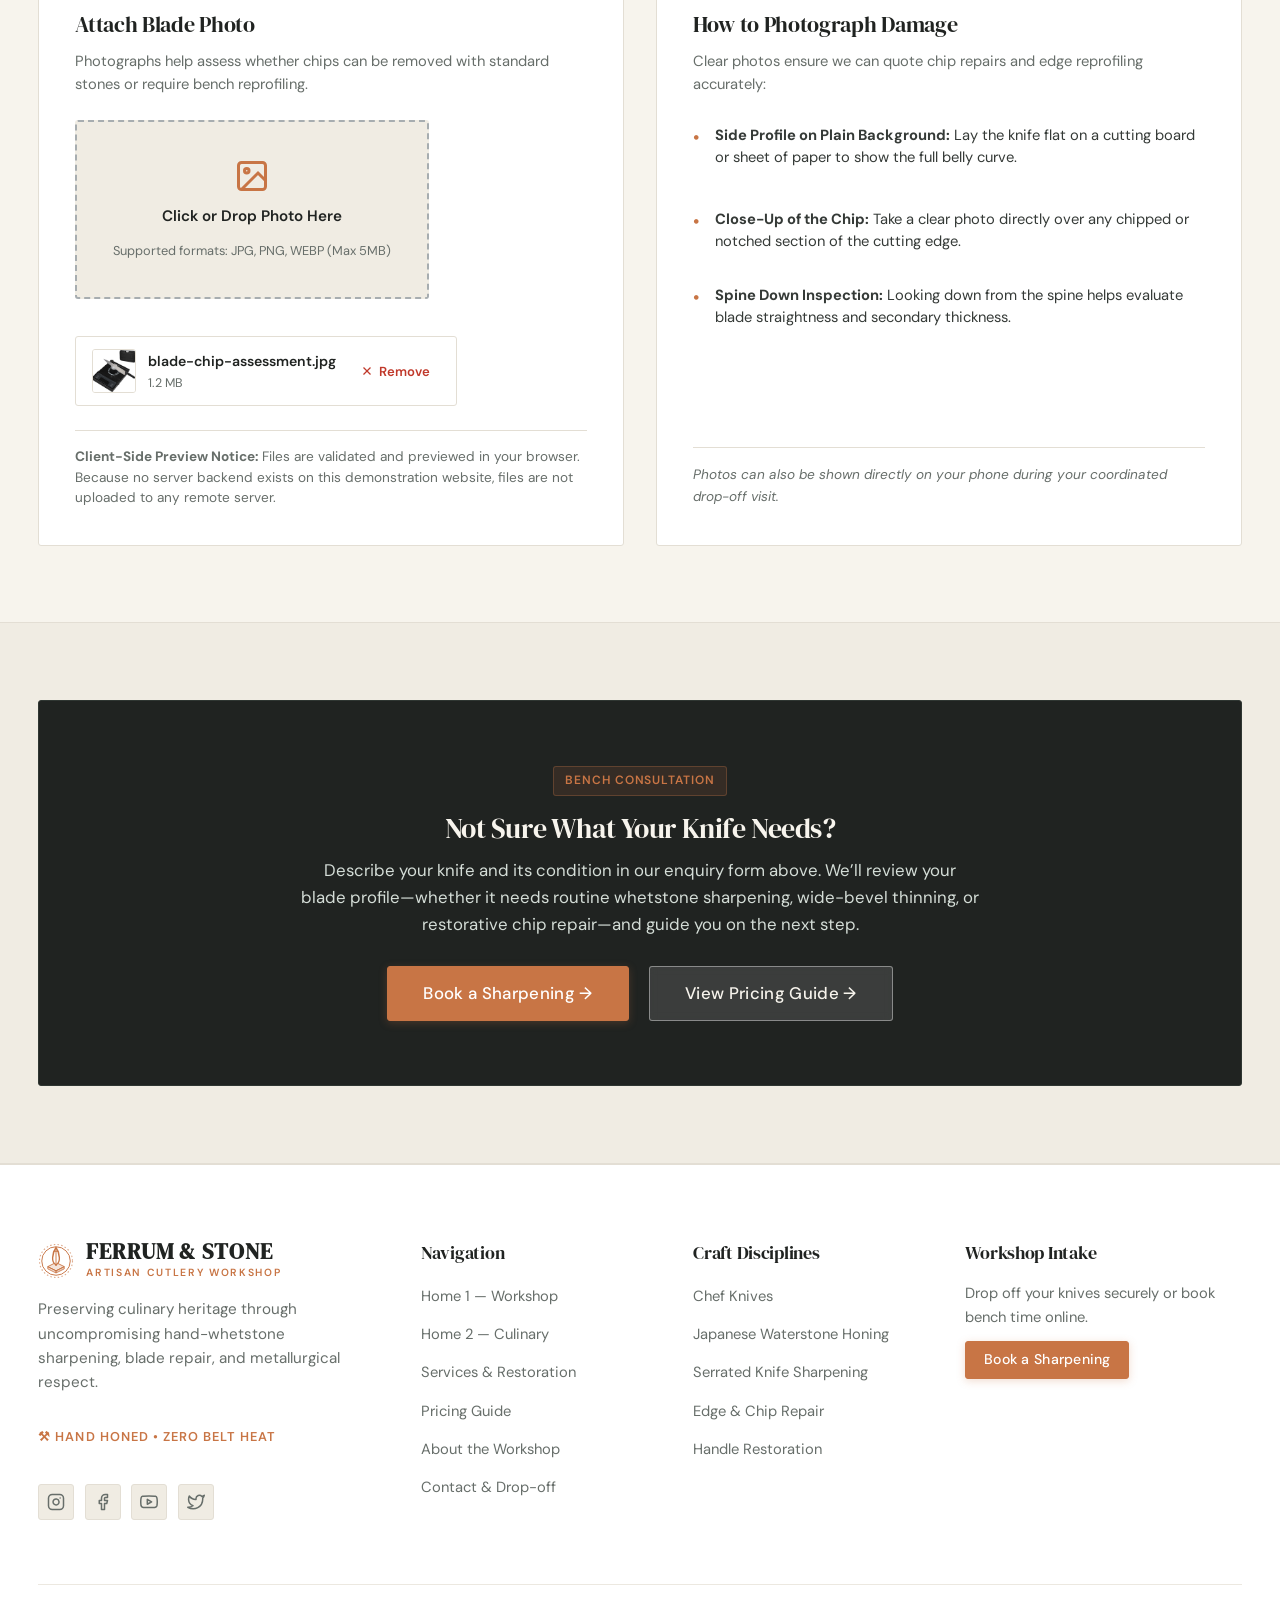
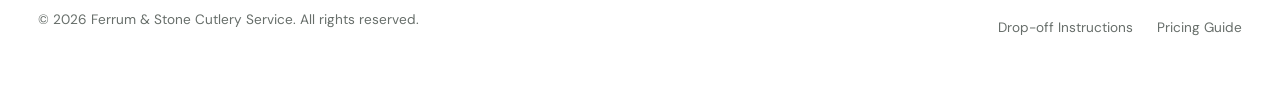
<file: contact.html>
<!DOCTYPE html>
<html lang="en" dir="ltr" data-theme="light">

<head>
  <meta charset="UTF-8">
  <meta name="viewport" content="width=device-width, initial-scale=1.0">
  <title>Contact &amp; Drop-off Information | Ferrum &amp; Stone</title>
  <meta name="description"
    content="Get in touch with Ferrum &amp; Stone to enquire about kitchen knife sharpening, chip repairs, and drop-off coordination.">
  <link rel="icon" type="image/svg+xml" href="assets/favicon.svg">
  <link rel="stylesheet" href="css/design-system.css">
  <link rel="stylesheet" href="css/layout.css">
</head>

<body>

  <!-- Page Loader -->
  <div id="pageLoader" class="page-loader" aria-hidden="true">
    <div class="loader-content">
      <svg class="loader-emblem" viewBox="0 0 48 48" fill="none" xmlns="http://www.w3.org/2000/svg">
        <circle cx="24" cy="24" r="22" stroke="#c06038" stroke-width="1.5" stroke-dasharray="3 3" opacity="0.6" />
        <circle cx="24" cy="24" r="19" stroke="#c06038" stroke-width="1.25" />
        <path d="M13 31.5L24 37L35 31.5L24 26L13 31.5Z" fill="#c06038" fill-opacity="0.25" stroke="#c06038"
          stroke-width="1.2" />
        <path d="M24 6C24 6 28 11.5 28.5 19.5C28.8 24 26.8 27.5 24 29C21.2 27.5 19.2 24 19.5 19.5C20 11.5 24 6 24 6Z"
          fill="#181e1a" stroke="#d4af37" stroke-width="1.8" />
        <line x1="24" y1="7" x2="24" y2="28" stroke="#ffffff" stroke-width="1.2" opacity="0.75" />
        <circle cx="24" cy="29" r="2" fill="#ffd166" />
      </svg>
      <div class="loader-brand-title">FERRUM &amp; STONE</div>
      <div class="loader-brand-sub">Artisan Cutlery Workshop</div>
      <div class="loader-bar-wrap">
        <div class="loader-bar-fill"></div>
      </div>
    </div>
  </div>

  <!-- Shared Header / Navbar -->
  <header class="site-header" id="mainHeader">
    <div class="container">
      <nav class="navbar-container" aria-label="Main Navigation">

        <!-- Brand Logo -->
        <a href="index.html" class="brand-logo" aria-label="Ferrum and Stone - Home">
          <div class="brand-icon" aria-hidden="true">
            <svg viewBox="0 0 48 48" fill="none" xmlns="http://www.w3.org/2000/svg">
              <circle cx="24" cy="24" r="22" stroke="currentColor" stroke-width="1.5" stroke-dasharray="2 3"
                opacity="0.6" />
              <circle cx="24" cy="24" r="19" stroke="currentColor" stroke-width="1.25" />
              <path d="M13 31.5L24 37L35 31.5L24 26L13 31.5Z" fill="currentColor" fill-opacity="0.2"
                stroke="currentColor" stroke-width="1.2" stroke-linejoin="round" />
              <path d="M13 31.5V34.5L24 40V37L13 31.5Z" fill="currentColor" fill-opacity="0.3" stroke="currentColor"
                stroke-width="1" />
              <path d="M35 31.5V34.5L24 40V37L35 31.5Z" fill="currentColor" fill-opacity="0.4" stroke="currentColor"
                stroke-width="1" />
              <path
                d="M24 6C24 6 28 11.5 28.5 19.5C28.8 24 26.8 27.5 24 29C21.2 27.5 19.2 24 19.5 19.5C20 11.5 24 6 24 6Z"
                fill="var(--bg-surface)" stroke="currentColor" stroke-width="1.8" stroke-linejoin="round" />
              <line x1="24" y1="7" x2="24" y2="28" stroke="currentColor" stroke-width="1.2" stroke-linecap="round" />
              <path d="M21 11H27" stroke="currentColor" stroke-width="1.5" stroke-linecap="round" />
              <circle cx="24" cy="29" r="1.5" fill="currentColor" />
            </svg>
          </div>
          <div class="brand-text">
            <span class="brand-name">Ferrum &amp; Stone</span>
            <span class="brand-tagline">Artisan Cutlery Workshop</span>
          </div>
        </a>

        <!-- Centered Navigation -->
        <div class="nav-center-wrapper">
          <ul class="nav-links">
            <li class="nav-dropdown" id="homeDropdown">
              <button type="button" class="dropdown-trigger" aria-expanded="false" aria-haspopup="true"
                aria-controls="homeMenu">
                <span>Home</span>
                <svg class="chevron-icon" viewBox="0 0 20 20" fill="currentColor" aria-hidden="true">
                  <path fill-rule="evenodd"
                    d="M5.293 7.293a1 1 0 011.414 0L10 10.586l3.293-3.293a1 1 0 111.414 1.414l-4 4a1 1 0 01-1.414 0l-4-4a1 1 0 010-1.414z"
                    clip-rule="evenodd" />
                </svg>
              </button>
              <div class="dropdown-menu" id="homeMenu" role="menu">
                <a href="index.html" class="dropdown-item" role="menuitem">Home 1 — Workshop</a>
                <a href="home-2.html" class="dropdown-item" role="menuitem">Home 2 — Culinary Edition</a>
              </div>
            </li>
            <li><a href="about.html" class="nav-link">About</a></li>
            <li><a href="services.html" class="nav-link">Services</a></li>
            <li><a href="pricing.html" class="nav-link">Pricing Guide</a></li>
            <li><a href="contact.html" class="nav-link active" aria-current="page">Contact</a></li>
          </ul>
        </div>

        <!-- Header Actions: Theme & Direction Toggles + CTA -->
        <div class="header-actions">
          <button type="button" class="btn-icon theme-toggle-btn" aria-label="Toggle dark/light theme"
            title="Toggle Theme">
            <svg class="icon-moon" width="18" height="18" viewBox="0 0 24 24" fill="none" stroke="currentColor"
              stroke-width="2" stroke-linecap="round" stroke-linejoin="round" aria-hidden="true">
              <path d="M21 12.79A9 9 0 1 1 11.21 3 7 7 0 0 0 21 12.79z"></path>
            </svg>
            <svg class="icon-sun" width="18" height="18" viewBox="0 0 24 24" fill="none" stroke="currentColor"
              stroke-width="2" stroke-linecap="round" stroke-linejoin="round" aria-hidden="true" style="display: none;">
              <circle cx="12" cy="12" r="5"></circle>
              <line x1="12" y1="1" x2="12" y2="3"></line>
              <line x1="12" y1="21" x2="12" y2="23"></line>
              <line x1="4.22" y1="4.22" x2="5.64" y2="5.64"></line>
              <line x1="18.36" y1="18.36" x2="19.78" y2="19.78"></line>
              <line x1="1" y1="12" x2="3" y2="12"></line>
              <line x1="21" y1="12" x2="23" y2="12"></line>
              <line x1="4.22" y1="19.78" x2="5.64" y2="18.36"></line>
              <line x1="18.36" y1="5.64" x2="19.78" y2="4.22"></line>
            </svg>
          </button>

          <button type="button" class="btn-icon dir-toggle-btn" aria-label="Toggle text direction LTR/RTL"
            title="Toggle RTL">
            <span class="dir-label">RTL</span>
          </button>

          <a href="#enquiryForm" class="btn btn-primary btn-sm btn-book">Book a Sharpening</a>

          <!-- Hamburger Button (Mobile / Tablet / iPad) -->
          <button type="button" class="hamburger-btn" aria-label="Toggle Navigation Menu" aria-expanded="false"
            aria-controls="mobileDrawer">
            <span class="hamburger-icon" aria-hidden="true">
              <span class="hamburger-line"></span>
              <span class="hamburger-line"></span>
              <span class="hamburger-line"></span>
            </span>
          </button>
        </div>

      </nav>
    </div>
  </header>

  <!-- Mobile Drawer Backdrop & Menu -->
  <div class="mobile-nav-backdrop" id="mobileBackdrop"></div>
  <div class="mobile-nav-drawer" id="mobileDrawer" role="dialog" aria-modal="true" aria-label="Mobile Navigation">
    <div class="mobile-nav-header">
      <div class="brand-text">
        <span class="brand-name">Ferrum &amp; Stone</span>
        <span class="brand-tagline">Artisan Cutlery</span>
      </div>
      <button type="button" class="mobile-nav-close" aria-label="Close navigation menu">
        <svg width="20" height="20" viewBox="0 0 24 24" fill="none" stroke="currentColor" stroke-width="2"
          stroke-linecap="round" stroke-linejoin="round" aria-hidden="true">
          <line x1="18" y1="6" x2="6" y2="18"></line>
          <line x1="6" y1="6" x2="18" y2="18"></line>
        </svg>
      </button>
    </div>

    <div class="mobile-nav-list">
      <div class="mobile-dropdown">
        <button type="button" class="mobile-dropdown-header" aria-expanded="false">
          <span>Home</span>
          <svg class="chevron-icon" width="16" height="16" viewBox="0 0 20 20" fill="currentColor" aria-hidden="true">
            <path fill-rule="evenodd"
              d="M5.293 7.293a1 1 0 011.414 0L10 10.586l3.293-3.293a1 1 0 111.414 1.414l-4 4a1 1 0 01-1.414 0l-4-4a1 1 0 010-1.414z"
              clip-rule="evenodd" />
          </svg>
        </button>
        <div class="mobile-sub-menu">
          <a href="index.html" class="mobile-sub-link">Home 1 — Workshop</a>
          <a href="home-2.html" class="mobile-sub-link">Home 2 — Culinary Edition</a>
        </div>
      </div>
      <a href="about.html" class="mobile-nav-link">About</a>
      <a href="services.html" class="mobile-nav-link">Services</a>
      <a href="pricing.html" class="mobile-nav-link">Pricing Guide</a>
      <a href="contact.html" class="mobile-nav-link active" aria-current="page">Contact</a>
    </div>

    <div class="mobile-nav-footer">
      <a href="#enquiryForm" class="btn btn-primary" style="width: 100%;">Book a Sharpening</a>
      <div class="mobile-toggles-row">
        <div class="mobile-toggle-item">
          <span>Theme:</span>
          <button type="button" class="btn-icon theme-toggle-btn" aria-label="Toggle theme in drawer">
            <svg class="icon-moon" width="16" height="16" viewBox="0 0 24 24" fill="none" stroke="currentColor"
              stroke-width="2">
              <path d="M21 12.79A9 9 0 1 1 11.21 3 7 7 0 0 0 21 12.79z"></path>
            </svg>
            <svg class="icon-sun" width="16" height="16" viewBox="0 0 24 24" fill="none" stroke="currentColor"
              stroke-width="2" stroke-linecap="round" stroke-linejoin="round" style="display:none;">
              <circle cx="12" cy="12" r="5"></circle>
              <line x1="12" y1="1" x2="12" y2="3"></line>
              <line x1="12" y1="21" x2="12" y2="23"></line>
              <line x1="4.22" y1="4.22" x2="5.64" y2="5.64"></line>
              <line x1="18.36" y1="18.36" x2="19.78" y2="19.78"></line>
              <line x1="1" y1="12" x2="3" y2="12"></line>
              <line x1="21" y1="12" x2="23" y2="12"></line>
              <line x1="4.22" y1="19.78" x2="5.64" y2="18.36"></line>
              <line x1="18.36" y1="5.64" x2="19.78" y2="4.22"></line>
            </svg>
          </button>
        </div>
        <div class="mobile-toggle-item">
          <span>Direction:</span>
          <button type="button" class="btn-icon dir-toggle-btn" aria-label="Toggle text direction in drawer">
            <span class="dir-label">RTL</span>
          </button>
        </div>
      </div>
    </div>
  </div>

  <!-- Main Content: Exactly Six Main Sections -->
  <main id="mainContent">

    <!-- =======================================================================
         SECTION 1 — PAGE INTRO
         Shared non-home page intro component matching Services and Pricing Guide
         Exact height, top spacing, and responsive behavior
         ======================================================================= -->
    <section class="page-intro" id="contactIntro" aria-label="Contact Introduction">
      <div class="container">
        <div class="page-intro-grid">
          <div class="page-intro-inner">
            <nav class="breadcrumbs" aria-label="Breadcrumb">
              <a href="index.html">Home</a>
              <span class="separator" aria-hidden="true">&rsaquo;</span>
              <span aria-current="page">Contact</span>
            </nav>
            <div class="page-intro-meta">
              <span class="badge badge-copper">Enquiries &amp; Consultations</span>
            </div>
            <h1>Let’s Bring Your Edge Back.</h1>
            <p class="page-intro-desc">
              Whether you have everyday kitchen knives in need of waterstone sharpening or damaged cutlery requiring
              restorative repair, reach out below to coordinate your service.
            </p>
          </div>
          <div class="page-intro-media">
            <img src="assets/images/contact_hero_intake.jpg" alt="Artisan cutlery workshop consultation intake desk with handcrafted leather knife roll, ledger, and whetstone" loading="eager">
          </div>
        </div>
      </div>
    </section>

    <!-- =======================================================================
         SECTION 2 — CONTACT DETAILS
         Display only verified business contact information.
         Clearly marked editable placeholders where unverified.
         Never invent a real business address, phone, email, or opening hours.
         Maximum two cards per row (iPad, iPad Pro, Desktop)
         ======================================================================= -->
    <section class="contact-section contact-section--surface" id="contactDetails"
      aria-labelledby="contactDetailsHeading">
      <div class="container">

        <header class="contact-section-header">
          <span class="eyebrow">Direct Workshop Coordinates</span>
          <h2 id="contactDetailsHeading">Contact Details</h2>
          <p class="text-lead">
            Reach our cutlers directly for sharpening questions, repair assessments, or scheduled drop-offs.
          </p>
        </header>

        <!-- STRICT RULE: Maximum Two Cards Per Row at All Viewports -->
        <div class="card-grid-2">

          <!-- Card 1: Address & Direct Channels -->
          <article class="contact-info-card">
            <div>
              <span class="badge badge-copper">Workshop &amp; Bench</span>
              <h3
                style="font-family: var(--font-heading); font-size: 1.35rem; margin: 0.75rem 0 0.5rem 0; color: var(--text-primary);">
                Direct Channels</h3>
              <p class="contact-card-intro">
                Connect directly with our master sharpener regarding your culinary cutlery.
              </p>

              <ul class="contact-info-list">
                <li class="contact-info-item">
                  <svg class="contact-info-icon" viewBox="0 0 24 24" fill="none" stroke="currentColor" stroke-width="2"
                    aria-hidden="true">
                    <path d="M21 10c0 7-9 13-9 13s-9-6-9-13a9 9 0 0 1 18 0z"></path>
                    <circle cx="12" cy="10" r="3"></circle>
                  </svg>
                  <div>
                    <span class="contact-info-label">Workshop Address</span>
                    <span style="font-size: 0.95rem; color: var(--text-primary); font-weight: 500;">42 Artisan Forge
                      Way, Suite 104, Portland, OR 97201</span>
                  </div>
                </li>

                <li class="contact-info-item">
                  <svg class="contact-info-icon" viewBox="0 0 24 24" fill="none" stroke="currentColor" stroke-width="2"
                    aria-hidden="true">
                    <path
                      d="M22 16.92v3a2 2 0 0 1-2.18 2 19.79 19.79 0 0 1-8.63-3.07 19.5 19.5 0 0 1-6-6 19.79 19.79 0 0 1-3.07-8.67A2 2 0 0 1 4.11 2h3a2 2 0 0 1 2 1.72 12.84 12.84 0 0 0 .7 2.81 2 2 0 0 1-.45 2.11L8.09 9.91a16 16 0 0 0 6 6l1.27-1.27a2 2 0 0 1 2.11-.45 12.84 12.84 0 0 0 2.81.7A2 2 0 0 1 22 16.92z">
                    </path>
                  </svg>
                  <div>
                    <span class="contact-info-label">Phone Number</span>
                    <a href="tel:+15035550198"
                      style="font-size: 0.95rem; color: var(--color-copper); font-weight: 600; text-decoration: none;">(503)
                      555-0198</a>
                  </div>
                </li>

                <li class="contact-info-item">
                  <svg class="contact-info-icon" viewBox="0 0 24 24" fill="none" stroke="currentColor" stroke-width="2"
                    aria-hidden="true">
                    <path d="M4 4h16c1.1 0 2 .9 2 2v12c0 1.1-.9 2-2 2H4c-1.1 0-2-.9-2-2V6c0-1.1.9-2 2-2z"></path>
                    <polyline points="22,6 12,13 2,6"></polyline>
                  </svg>
                  <div>
                    <span class="contact-info-label">Bench Email</span>
                    <a href="mailto:bench@ferrumandstone.com"
                      style="font-size: 0.95rem; color: var(--color-copper); font-weight: 600; text-decoration: none;">bench@ferrumandstone.com</a>
                  </div>
                </li>
              </ul>
            </div>
            <div class="contact-card-footer-note">
              &bull; In-person visits and drop-offs are coordinated in advance.
            </div>
          </article>

          <!-- Card 2: Hours & Availability -->
          <article class="contact-info-card">
            <div>
              <span class="badge badge-forest">Operating Schedule</span>
              <h3
                style="font-family: var(--font-heading); font-size: 1.35rem; margin: 0.75rem 0 0.5rem 0; color: var(--text-primary);">
                Hours &amp; Inquiries</h3>
              <p class="contact-card-intro">
                We dedicate focused blocks of time to whetstone sharpening and blade inspections.
              </p>

              <ul class="contact-info-list">
                <li class="contact-info-item">
                  <svg class="contact-info-icon" viewBox="0 0 24 24" fill="none" stroke="currentColor" stroke-width="2"
                    aria-hidden="true">
                    <circle cx="12" cy="12" r="10"></circle>
                    <polyline points="12 6 12 12 16 14"></polyline>
                  </svg>
                  <div>
                    <span class="contact-info-label">Operating Hours</span>
                    <span style="font-size: 0.95rem; color: var(--text-primary); font-weight: 500;">Mon &ndash; Fri: 8:00 AM &ndash; 5:30 PM, Sat: 9:00 AM &ndash; 2:00 PM</span>
                  </div>
                </li>

                <li class="contact-info-item">
                  <svg class="contact-info-icon" viewBox="0 0 24 24" fill="none" stroke="currentColor" stroke-width="2"
                    aria-hidden="true">
                    <rect x="3" y="4" width="18" height="18" rx="2" ry="2"></rect>
                    <line x1="16" y1="2" x2="16" y2="6"></line>
                    <line x1="8" y1="2" x2="8" y2="6"></line>
                    <line x1="3" y1="10" x2="21" y2="10"></line>
                  </svg>
                  <div>
                    <span class="contact-info-label">Response Window</span>
                    <span style="font-size: 0.92rem; color: var(--text-body);">Enquiries reviewed within 1 to 2 business
                      days</span>
                  </div>
                </li>

                <li class="contact-info-item">
                  <svg class="contact-info-icon" viewBox="0 0 24 24" fill="none" stroke="currentColor" stroke-width="2"
                    aria-hidden="true">
                    <path d="M12 22s8-4 8-10V5l-8-3-8 3v7c0 6 8 10 8 10z"></path>
                  </svg>
                  <div>
                    <span class="contact-info-label">Custody Guarantee</span>
                    <span style="font-size: 0.92rem; color: var(--text-body);">Insured blade intake upon confirmed
                      receipt</span>
                  </div>
                </li>
              </ul>
            </div>
            <div class="contact-card-footer-note">
              &bull; For emergency commercial kitchen rotations, note your timeline in the form.
            </div>
          </article>

        </div>

      </div>
    </section>

    <!-- =======================================================================
         SECTION — WORKSHOP LOCATION & MAP
         Interactive map to help users locate the business
         ======================================================================= -->
    <section class="contact-section" id="workshopMap" aria-labelledby="workshopMapHeading">
      <div class="container">

        <header class="contact-section-header">
          <span class="eyebrow">Workshop Coordinates</span>
          <h2 id="workshopMapHeading">Locate Our Workshop.</h2>
          <p class="text-lead">
            Conveniently situated in Portland, Oregon with easy arterial road access, dedicated loading bays, and reserved client drop-off parking.
          </p>
        </header>

        <div class="map-container-card">
          <!-- Interactive Google Map Embed -->
          <div class="map-embed-wrapper">
            <iframe 
              title="Ferrum &amp; Stone Workshop Location Map"
              src="https://www.google.com/maps/embed?pb=!1m18!1m12!1m3!1d2795.5401124419266!2d-122.68412492348577!3d45.51934997107474!2m3!1f0!2f0!3f0!3m2!1i1024!2i768!4f13.1!3m3!1m2!1s0x54950a0f9b6b797b%3A0xb304ef233c090757!2sDowntown%2C%20Portland%2C%20OR%2097201!5e0!3m2!1sen!2sus!4v1700000000000!5m2!1sen!2sus"
              width="100%" 
              height="400" 
              style="border:0;" 
              allowfullscreen="" 
              loading="lazy" 
              referrerpolicy="no-referrer-when-downgrade">
            </iframe>
          </div>

          <!-- Location Details Bar -->
          <div class="map-info-bar">
            <div class="map-info-col">
              <div class="map-info-icon" aria-hidden="true">
                <svg width="22" height="22" viewBox="0 0 24 24" fill="none" stroke="currentColor" stroke-width="2">
                  <path d="M21 10c0 7-9 13-9 13s-9-6-9-13a9 9 0 0 1 18 0z"></path>
                  <circle cx="12" cy="10" r="3"></circle>
                </svg>
              </div>
              <div>
                <strong>Workshop Address</strong>
                <span>42 Artisan Forge Way, Suite 104, Portland, OR 97201</span>
              </div>
            </div>

            <div class="map-info-col">
              <div class="map-info-icon" aria-hidden="true">
                <svg width="22" height="22" viewBox="0 0 24 24" fill="none" stroke="currentColor" stroke-width="2">
                  <rect x="1" y="3" width="15" height="13"></rect>
                  <polygon points="16 8 20 8 23 11 23 16 16 16 16 8"></polygon>
                  <circle cx="5.5" cy="18.5" r="2.5"></circle>
                  <circle cx="18.5" cy="18.5" r="2.5"></circle>
                </svg>
              </div>
              <div>
                <strong>Parking &amp; Intake</strong>
                <span>Reserved 30-minute client drop-off spaces directly in front of the workshop</span>
              </div>
            </div>

            <div class="map-info-actions">
              <a href="https://maps.google.com/?q=42+Artisan+Forge+Way+Portland+OR+97201" target="_blank" rel="noopener noreferrer" class="btn btn-secondary btn-sm">
                Get Directions &rarr;
              </a>
            </div>
          </div>
        </div>

      </div>
    </section>

    <!-- =======================================================================
         SECTION 3 — DROP-OFF INFORMATION
         Explains how visitors can contact the business to confirm drop-off arrangements.
         Does NOT invent a location, drop-off hours, delivery, or collection service.
         Makes next steps easy to understand.
         Maximum two cards per row (iPad, iPad Pro, Desktop)
         ======================================================================= -->
    <section class="contact-section" id="dropoffInfo" aria-labelledby="dropoffInfoHeading">
      <div class="container">

        <header class="contact-section-header">
          <span class="eyebrow">Simple Intake Process</span>
          <h2 id="dropoffInfoHeading">Drop-Off Information</h2>
          <p class="text-lead">
            To ensure your cutlery receives personal attention and dedicated bench time, all drop-offs are coordinated
            directly with our team.
          </p>
        </header>

        <!-- STRICT RULE: Maximum Two Cards Per Row at All Viewports -->
        <div class="card-grid-2">

          <!-- Drop-off Card 1: 3-Step Coordination -->
          <article class="dropoff-card">
            <div>
              <span class="badge badge-copper">Step-by-Step</span>
              <h3
                style="font-family: var(--font-heading); font-size: 1.35rem; margin: 0.75rem 0 0.5rem 0; color: var(--text-primary);">
                How Drop-Offs Are Arranged</h3>
              <p style="font-size: 0.92rem; color: var(--text-muted); line-height: 1.55;">
                We keep the intake process straightforward so you always know when your knives will be worked on:
              </p>

              <ol class="dropoff-step-list">
                <li class="dropoff-step-item">
                  <span class="dropoff-step-badge">1</span>
                  <div class="dropoff-step-text">
                    <strong>Submit an Enquiry:</strong> Share your knife type and service requirements using the form
                    below.
                  </div>
                </li>

                <li class="dropoff-step-item">
                  <span class="dropoff-step-badge">2</span>
                  <div class="dropoff-step-text">
                    <strong>Await Confirmation:</strong> We review our workbench schedule and contact you to confirm a
                    mutually convenient drop-off arrangement.
                  </div>
                </li>

                <li class="dropoff-step-item">
                  <span class="dropoff-step-badge">3</span>
                  <div class="dropoff-step-text">
                    <strong>Hand Off Safely:</strong> Bring your blades wrapped securely as agreed. We inspect the edges
                    and begin honing.
                  </div>
                </li>
              </ol>
            </div>
            <div class="dropoff-card-footer-note">
              <em>Note: Please do not leave cutlery unattended without prior coordination.</em>
            </div>
          </article>

          <!-- Drop-off Card 2: Blade Transport & Packaging Tips -->
          <article class="dropoff-card">
            <div>
              <span class="badge badge-forest">Safe Transport</span>
              <h3
                style="font-family: var(--font-heading); font-size: 1.35rem; margin: 0.75rem 0 0.5rem 0; color: var(--text-primary);">
                Packaging Your Knives Safely</h3>
              <p style="font-size: 0.92rem; color: var(--text-muted); line-height: 1.55;">
                Protect yourself and your edges during transit with these simple packaging best practices:
              </p>

              <ol class="dropoff-step-list">
                <li class="dropoff-step-item">
                  <span class="dropoff-step-badge">1</span>
                  <div class="dropoff-step-text">
                    <strong>Fitted Sayas or Blade Guards:</strong> If you have wooden sayas or plastic edge guards, slip
                    them on before transport.
                  </div>
                </li>

                <li class="dropoff-step-item">
                  <span class="dropoff-step-badge">2</span>
                  <div class="dropoff-step-text">
                    <strong>Towel or Cardboard Wrap:</strong> If guards are unavailable, wrap each blade tightly in a
                    clean kitchen towel or folded cardboard, securing with tape.
                  </div>
                </li>

                <li class="dropoff-step-item">
                  <span class="dropoff-step-badge">3</span>
                  <div class="dropoff-step-text">
                    <strong>Sturdy Carrier:</strong> Place wrapped knives into a knife roll, tote bag, or shallow box so
                    tips cannot puncture through.
                  </div>
                </li>
              </ol>
            </div>
            <div class="dropoff-card-footer-note">
              <em>We provide sanitized transport covers for all completed sharpenings.</em>
            </div>
          </article>

        </div>

      </div>
    </section>

    <!-- =======================================================================
         SECTION 4 — SHARPENING & REPAIR ENQUIRY
         Accessible form: Name, Email, Optional Phone, Knife Type, Requested Service, Message
         Proper labels, helpful validation, clear submit button
         Comfortably usable on small mobile screens
         ======================================================================= -->
    <section class="contact-section contact-section--surface" id="sharpeningEnquiry" aria-labelledby="enquiryHeading">
      <div class="container">

        <header class="contact-section-header" style="margin-inline: auto; text-align: center;">
          <span class="eyebrow">Intake Consultation</span>
          <h2 id="enquiryHeading">Sharpening &amp; Repair Enquiry</h2>
          <p class="text-lead">
            Fill in the details below to initiate your sharpening or restoration request.
          </p>
        </header>

        <div class="enquiry-form-card">
          <form id="enquiryForm" novalidate>
            <div style="display: flex; flex-direction: column; gap: 1.25rem;">

              <!-- Row 1: Name & Email -->
              <div class="form-grid-2">
                <div class="form-group">
                  <label for="fullName" class="form-label">
                    Full Name <span class="form-label-required" aria-hidden="true">*</span>
                  </label>
                  <input type="text" id="fullName" name="fullName" class="form-input" required maxlength="80"
                    placeholder="e.g. Elena Rostova" aria-describedby="nameError">
                  <span class="field-error-msg" id="nameError" aria-live="polite"></span>
                </div>

                <div class="form-group">
                  <label for="emailAddress" class="form-label">
                    Email Address <span class="form-label-required" aria-hidden="true">*</span>
                  </label>
                  <input type="email" id="emailAddress" name="emailAddress" class="form-input" required
                    placeholder="elena@example.com" aria-describedby="emailError">
                  <span class="field-error-msg" id="emailError" aria-live="polite"></span>
                </div>
              </div>

              <!-- Row 2: Optional Phone & Knife Type -->
              <div class="form-grid-2">
                <div class="form-group">
                  <label for="phoneNumber" class="form-label">
                    Phone Number <span
                      style="font-size: 0.8rem; font-weight: normal; color: var(--text-muted);">(Optional)</span>
                  </label>
                  <input type="tel" id="phoneNumber" name="phoneNumber" class="form-input"
                    placeholder="e.g. 503-555-0142" aria-describedby="phoneError">
                  <span class="field-error-msg" id="phoneError" aria-live="polite"></span>
                </div>

                <div class="form-group">
                  <label for="knifeType" class="form-label">
                    Knife Type &amp; Brand / Steel <span class="form-label-required" aria-hidden="true">*</span>
                  </label>
                  <input type="text" id="knifeType" name="knifeType" class="form-input" required maxlength="100"
                    placeholder="e.g. 8-inch Chef Knife or 7-inch Santoku" aria-describedby="knifeTypeError">
                  <span class="field-error-msg" id="knifeTypeError" aria-live="polite"></span>
                </div>
              </div>

              <!-- Row 3: Requested Service -->
              <div class="form-group">
                <label for="requestedService" class="form-label">
                  Requested Service <span class="form-label-required" aria-hidden="true">*</span>
                </label>
                <select id="requestedService" name="requestedService" class="form-select" required
                  aria-describedby="serviceError">
                  <option value="" disabled selected>Select a sharpening or repair service...</option>
                  <option value="Routine Waterstone Sharpening">Routine Waterstone Sharpening</option>
                  <option value="Specialist Blade (Kataba / Serrated / Damascus)">Specialist Blade (Kataba / Serrated /
                    Damascus)</option>
                  <option value="Chip Repair &amp; Tip Reconstruction">Chip Repair &amp; Tip Reconstruction</option>
                  <option value="Edge Geometry Thinning">Edge Geometry Thinning</option>
                  <option value="Handle Restoration &amp; Re-pinning">Handle Restoration &amp; Re-pinning</option>
                  <option value="General Cutlery Consultation">General Cutlery Consultation</option>
                </select>
                <span class="field-error-msg" id="serviceError" aria-live="polite"></span>
              </div>

              <!-- Row 4: Message / Details -->
              <div class="form-group">
                <label for="enquiryMessage" class="form-label">
                  Message &amp; Condition Details <span class="form-label-required" aria-hidden="true">*</span>
                </label>
                <textarea id="enquiryMessage" name="enquiryMessage" class="form-textarea" rows="4" required
                  minlength="10" maxlength="1000"
                  placeholder="Tell us about your knife, its current sharpness, any noticeable damage, and your preferred turnaround..."
                  aria-describedby="messageError"></textarea>
                <span class="field-error-msg" id="messageError" aria-live="polite"></span>
              </div>

              <!-- Submit Button -->
              <button type="submit" class="btn btn-primary btn-lg" id="btnSubmitEnquiry" style="width: 100%;">
                Submit Sharpening Enquiry
              </button>

              <!-- Helpful Feedback Box (Shown upon submission) -->
              <div class="quote-feedback-card" id="enquiryFeedback" role="status" aria-live="polite" hidden>
                <div class="quote-feedback-header">
                  <svg class="quote-feedback-icon" viewBox="0 0 24 24" fill="none" stroke="currentColor"
                    stroke-width="2" aria-hidden="true">
                    <path d="M22 11.08V12a10 10 0 1 1-5.93-9.14"></path>
                    <polyline points="22 4 12 14.01 9 11.01"></polyline>
                  </svg>
                  <h3 class="quote-feedback-title">Enquiry Validated (Demo Preview)</h3>
                </div>

                <div class="quote-feedback-summary" id="enquirySummary">
                  <!-- Dynamically rendered -->
                </div>

                <p class="quote-feedback-disclaimer">
                  <strong>Prototype Confirmation:</strong> Your enquiry fields have been validated. Because this website
                  is an artisan front-end demonstration without an active mail server, no message was transmitted. For
                  real inquiries, please use the verified channels once published.
                </p>

                <div class="quote-feedback-actions">
                  <button type="button" class="btn btn-secondary btn-sm" id="btnResetEnquiry">Clear &amp; Start New
                    Enquiry</button>
                </div>
              </div>

            </div>
          </form>
        </div>

      </div>
    </section>

    <!-- =======================================================================
         SECTION 5 — KNIFE CONDITION DETAILS
         Optional photo attachment for damaged blade or repair requirement
         Validates supported file types (JPG, PNG, WEBP) and file size (max 5MB)
         Displays selected filenames clearly
         Does NOT claim files were uploaded to a server
         ======================================================================= -->
    <section class="contact-section" id="knifeCondition" aria-labelledby="conditionHeading">
      <div class="container">

        <header class="contact-section-header">
          <span class="eyebrow">Visual Blade Assessment</span>
          <h2 id="conditionHeading">Knife Condition Details</h2>
          <p class="text-lead">
            Have a chipped edge, snapped tip, or thinning requirement? Attach an optional photo below to help our
            cutlers evaluate the blade profile.
          </p>
        </header>

        <div class="card-grid-2">

          <!-- Left: Photo Attachment Tool -->
          <div class="contact-info-card">
            <div>
              <span class="badge badge-copper">Optional Upload</span>
              <h3
                style="font-family: var(--font-heading); font-size: 1.35rem; margin: 0.75rem 0 0.5rem 0; color: var(--text-primary);">
                Attach Blade Photo</h3>
              <p style="font-size: 0.92rem; color: var(--text-muted); line-height: 1.55; margin-bottom: 1.25rem;">
                Photographs help assess whether chips can be removed with standard stones or require bench reprofiling.
              </p>

              <!-- Accessible File Input -->
              <input type="file" id="bladePhotoInput" accept=".jpg,.jpeg,.png,.webp"
                style="position: absolute; width: 1px; height: 1px; opacity: 0;"
                aria-label="Upload knife blade photograph">

              <!-- Drag and drop zone -->
              <div class="file-dropzone" id="fileDropzone" tabindex="0" role="button" aria-controls="bladePhotoInput">
                <svg class="file-dropzone-icon" viewBox="0 0 24 24" fill="none" stroke="currentColor" stroke-width="2"
                  aria-hidden="true">
                  <rect x="3" y="3" width="18" height="18" rx="2" ry="2"></rect>
                  <circle cx="8.5" cy="8.5" r="1.5"></circle>
                  <polyline points="21 15 16 10 5 21"></polyline>
                </svg>
                <div class="file-dropzone-title">Click or Drop Photo Here</div>
                <div class="file-dropzone-hint">Supported formats: JPG, PNG, WEBP (Max 5MB)</div>
              </div>

              <!-- Validation Error Message -->
              <div id="fileUploadError" class="field-error-msg" style="margin-top: 0.5rem;" aria-live="polite"></div>

              <!-- Selected File Display -->
              <div class="selected-file-preview" id="selectedFilePreview">
                <div class="selected-file-meta">
                  <img id="filePreviewThumb" class="file-thumb-preview" src="assets/images/h2_repair_chip_user.png"
                    alt="Selected knife blade photo preview">
                  <div>
                    <div class="selected-file-name" id="selectedFileName">blade-chip-assessment.jpg</div>
                    <div class="selected-file-size" id="selectedFileSize">1.2 MB</div>
                  </div>
                </div>
                <button type="button" class="btn-remove-file" id="btnRemoveFile" aria-label="Remove attached photo">
                  <svg width="14" height="14" viewBox="0 0 24 24" fill="none" stroke="currentColor" stroke-width="2">
                    <line x1="18" y1="6" x2="6" y2="18"></line>
                    <line x1="6" y1="6" x2="18" y2="18"></line>
                  </svg>
                  Remove
                </button>
              </div>

            </div>

            <!-- Prototype Upload Disclaimer -->
            <div
              style="margin-top: 1.5rem; padding-top: 1rem; border-top: 1px solid var(--border-light); font-size: 0.85rem; color: var(--text-muted); line-height: 1.5;">
              <strong>Client-Side Preview Notice:</strong> Files are validated and previewed in your browser. Because no
              server backend exists on this demonstration website, files are not uploaded to any remote server.
            </div>
          </div>

          <!-- Right: Photography Guidance Card -->
          <div class="contact-info-card">
            <div>
              <span class="badge badge-forest">Assessment Guide</span>
              <h3
                style="font-family: var(--font-heading); font-size: 1.35rem; margin: 0.75rem 0 0.5rem 0; color: var(--text-primary);">
                How to Photograph Damage</h3>
              <p style="font-size: 0.92rem; color: var(--text-muted); line-height: 1.55;">
                Clear photos ensure we can quote chip repairs and edge reprofiling accurately:
              </p>

              <ul class="contact-info-list">
                <li class="contact-info-item">
                  <span style="color: var(--color-copper); font-weight: bold; flex-shrink: 0;">&bull;</span>
                  <div style="font-size: 0.92rem; color: var(--text-body); line-height: 1.5;">
                    <strong>Side Profile on Plain Background:</strong> Lay the knife flat on a cutting board or sheet of
                    paper to show the full belly curve.
                  </div>
                </li>

                <li class="contact-info-item">
                  <span style="color: var(--color-copper); font-weight: bold; flex-shrink: 0;">&bull;</span>
                  <div style="font-size: 0.92rem; color: var(--text-body); line-height: 1.5;">
                    <strong>Close-Up of the Chip:</strong> Take a clear photo directly over any chipped or notched
                    section of the cutting edge.
                  </div>
                </li>

                <li class="contact-info-item">
                  <span style="color: var(--color-copper); font-weight: bold; flex-shrink: 0;">&bull;</span>
                  <div style="font-size: 0.92rem; color: var(--text-body); line-height: 1.5;">
                    <strong>Spine Down Inspection:</strong> Looking down from the spine helps evaluate blade
                    straightness and secondary thickness.
                  </div>
                </li>
              </ul>
            </div>

            <div
              style="margin-top: 1.5rem; padding-top: 1rem; border-top: 1px solid var(--border-light); font-size: 0.85rem; color: var(--text-muted);">
              <em>Photos can also be shown directly on your phone during your coordinated drop-off visit.</em>
            </div>
          </div>

        </div>

      </div>
    </section>

    <!-- =======================================================================
         SECTION 6 — FINAL BOOKING CTA
         Heading: “Not Sure What Your Knife Needs?”
         Invites users to describe the knife and its condition
         One prominent “Book a Sharpening” CTA that scrolls to the form
         ======================================================================= -->
    <section class="contact-section contact-section--elevated" id="finalBookingCta" aria-labelledby="finalCtaHeading">
      <div class="container">

        <div class="final-booking-banner">
          <div class="final-booking-content">
            <span class="badge badge-copper" style="margin-bottom: 1rem;">Bench Consultation</span>
            <h2 id="finalCtaHeading">Not Sure What Your Knife Needs?</h2>
            <p>
              Describe your knife and its condition in our enquiry form above. We’ll review your blade profile—whether
              it needs routine whetstone sharpening, wide-bevel thinning, or restorative chip repair—and guide you on
              the next step.
            </p>
            <div style="display: flex; justify-content: center; align-items: center; flex-wrap: wrap; gap: 1.25rem;">
              <a href="#enquiryForm" class="btn btn-primary btn-lg" id="btnScrollToForm">
                Book a Sharpening &rarr;
              </a>
              <a href="pricing.html" class="btn btn-secondary btn-lg">
                View Pricing Guide &rarr;
              </a>
            </div>
          </div>
        </div>

      </div>
    </section>

  </main>

  <!-- Shared Footer -->
  <footer class="site-footer">
    <div class="container">
      <div class="footer-grid">

        <div class="footer-brand">
          <div class="brand-logo">
            <div class="brand-icon" aria-hidden="true">
              <svg viewBox="0 0 48 48" fill="none" xmlns="http://www.w3.org/2000/svg">
                <circle cx="24" cy="24" r="22" stroke="currentColor" stroke-width="1.5" stroke-dasharray="2 3"
                  opacity="0.6" />
                <circle cx="24" cy="24" r="19" stroke="currentColor" stroke-width="1.25" />
                <path d="M13 31.5L24 37L35 31.5L24 26L13 31.5Z" fill="currentColor" fill-opacity="0.2"
                  stroke="currentColor" stroke-width="1.2" stroke-linejoin="round" />
                <path d="M13 31.5V34.5L24 40V37L13 31.5Z" fill="currentColor" fill-opacity="0.3" stroke="currentColor"
                  stroke-width="1" />
                <path d="M35 31.5V34.5L24 40V37L35 31.5Z" fill="currentColor" fill-opacity="0.4" stroke="currentColor"
                  stroke-width="1" />
                <path
                  d="M24 6C24 6 28 11.5 28.5 19.5C28.8 24 26.8 27.5 24 29C21.2 27.5 19.2 24 19.5 19.5C20 11.5 24 6 24 6Z"
                  fill="var(--bg-surface)" stroke="currentColor" stroke-width="1.8" stroke-linejoin="round" />
                <line x1="24" y1="7" x2="24" y2="28" stroke="currentColor" stroke-width="1.2" stroke-linecap="round" />
                <path d="M21 11H27" stroke="currentColor" stroke-width="1.5" stroke-linecap="round" />
                <circle cx="24" cy="29" r="1.5" fill="currentColor" />
              </svg>
            </div>
            <div class="brand-text">
              <span class="brand-name">Ferrum &amp; Stone</span>
              <span class="brand-tagline">Artisan Cutlery Workshop</span>
            </div>
          </div>
          <p class="footer-desc">
            Preserving culinary heritage through uncompromising hand-whetstone sharpening, blade repair, and
            metallurgical respect.
          </p>
          <div class="footer-craft-badge">
            <span>&#9874; Hand Honed &bull; Zero Belt Heat</span>
          </div>

          <div class="footer-social-links" aria-label="Workshop social media channels">
            <a href="https://instagram.com" class="footer-social-icon" aria-label="Instagram" target="_blank"
              rel="noopener noreferrer">
              <svg width="18" height="18" viewBox="0 0 24 24" fill="none" stroke="currentColor" stroke-width="2"
                stroke-linecap="round" stroke-linejoin="round" aria-hidden="true">
                <rect x="2" y="2" width="20" height="20" rx="5" ry="5"></rect>
                <path d="M16 11.37A4 4 0 1 1 12.63 8 4 4 0 0 1 16 11.37z"></path>
                <line x1="17.5" y1="6.5" x2="17.51" y2="6.5"></line>
              </svg>
            </a>
            <a href="https://facebook.com" class="footer-social-icon" aria-label="Facebook" target="_blank"
              rel="noopener noreferrer">
              <svg width="18" height="18" viewBox="0 0 24 24" fill="none" stroke="currentColor" stroke-width="2"
                stroke-linecap="round" stroke-linejoin="round" aria-hidden="true">
                <path d="M18 2h-3a5 5 0 0 0-5 5v3H7v4h3v8h4v-8h3l1-4h-4V7a1 1 0 0 1 1-1h3z"></path>
              </svg>
            </a>
            <a href="https://youtube.com" class="footer-social-icon" aria-label="YouTube" target="_blank"
              rel="noopener noreferrer">
              <svg width="18" height="18" viewBox="0 0 24 24" fill="none" stroke="currentColor" stroke-width="2"
                stroke-linecap="round" stroke-linejoin="round" aria-hidden="true">
                <path
                  d="M22.54 6.42a2.78 2.78 0 0 0-1.94-2C18.88 4 12 4 12 4s-6.88 0-8.6.46a2.78 2.78 0 0 0-1.94 2A29 29 0 0 0 1 11.75a29 29 0 0 0 .46 5.33A2.78 2.78 0 0 0 3.4 19c1.72.46 8.6.46 8.6.46s6.88 0 8.6-.46a2.78 2.78 0 0 0 1.94-2 29 29 0 0 0 .46-5.25 29 29 0 0 0-.46-5.33z">
                </path>
                <polygon points="9.75 15.02 15.5 11.75 9.75 8.48 9.75 15.02"></polygon>
              </svg>
            </a>
            <a href="https://x.com" class="footer-social-icon" aria-label="X (formerly Twitter)" target="_blank"
              rel="noopener noreferrer">
              <svg width="18" height="18" viewBox="0 0 24 24" fill="none" stroke="currentColor" stroke-width="2"
                stroke-linecap="round" stroke-linejoin="round" aria-hidden="true">
                <path
                  d="M23 3a10.9 10.9 0 0 1-3.14 1.53 4.48 4.48 0 0 0-7.86 3v1A10.66 10.66 0 0 1 3 4s-4 9 5 13a11.64 11.64 0 0 1-7 2c9 5 20 0 20-11.5a4.5 4.5 0 0 0-.08-.83A7.72 7.72 0 0 0 23 3z">
                </path>
              </svg>
            </a>
          </div>
        </div>

        <div>
          <h4 class="footer-heading">Navigation</h4>
          <ul class="footer-links">
            <li><a href="index.html">Home 1 — Workshop</a></li>
            <li><a href="home-2.html">Home 2 — Culinary</a></li>
            <li><a href="services.html">Services &amp; Restoration</a></li>
            <li><a href="pricing.html">Pricing Guide</a></li>
            <li><a href="about.html">About the Workshop</a></li>
            <li><a href="contact.html">Contact &amp; Drop-off</a></li>
          </ul>
        </div>

        <div>
          <h4 class="footer-heading">Craft Disciplines</h4>
          <ul class="footer-links">
            <li><a href="services.html">Chef Knives</a></li>
            <li><a href="services.html">Japanese Waterstone Honing</a></li>
            <li><a href="services.html">Serrated Knife Sharpening</a></li>
            <li><a href="services.html">Edge &amp; Chip Repair</a></li>
            <li><a href="services.html">Handle Restoration</a></li>
          </ul>
        </div>

        <div>
          <h4 class="footer-heading">Workshop Intake</h4>
          <p style="font-size: 0.92rem; color: var(--text-muted); line-height: 1.6; margin-bottom: 0.75rem;">
            Drop off your knives securely or book bench time online.
          </p>
          <a href="contact.html#book" class="btn btn-primary btn-sm">Book a Sharpening</a>
        </div>

      </div>

      <div class="footer-bottom">
        <p>&copy; 2026 Ferrum &amp; Stone Cutlery Service. All rights reserved.</p>
        <div style="display: flex; gap: 1.5rem; align-items: center;">
          <a href="contact.html">Drop-off Instructions</a>
          <a href="pricing.html">Pricing Guide</a>
        </div>
      </div>
    </div>
  </footer>

  <!-- Scripts -->
  <script src="js/app.js"></script>
  <script>
    (function () {
      'use strict';

      // ----------------------------------------------------------------------
      // 1. Sharpening & Repair Enquiry Form Validation & Demo Submission
      // ----------------------------------------------------------------------
      const form = document.getElementById('enquiryForm');
      if (form) {
        const nameInput = document.getElementById('fullName');
        const emailInput = document.getElementById('emailAddress');
        const phoneInput = document.getElementById('phoneNumber');
        const knifeTypeInput = document.getElementById('knifeType');
        const serviceSelect = document.getElementById('requestedService');
        const messageTextarea = document.getElementById('enquiryMessage');

        const nameError = document.getElementById('nameError');
        const emailError = document.getElementById('emailError');
        const knifeTypeError = document.getElementById('knifeTypeError');
        const serviceError = document.getElementById('serviceError');
        const messageError = document.getElementById('messageError');

        const feedback = document.getElementById('enquiryFeedback');
        const summary = document.getElementById('enquirySummary');
        const resetBtn = document.getElementById('btnResetEnquiry');

        function clearErrors() {
          nameError.textContent = '';
          emailError.textContent = '';
          knifeTypeError.textContent = '';
          serviceError.textContent = '';
          messageError.textContent = '';

          nameInput.classList.remove('is-invalid');
          emailInput.classList.remove('is-invalid');
          knifeTypeInput.classList.remove('is-invalid');
          serviceSelect.classList.remove('is-invalid');
          messageTextarea.classList.remove('is-invalid');
        }

        function isValidEmail(email) {
          return /^[^\s@]+@[^\s@]+\.[^\s@]+$/.test(email);
        }

        form.addEventListener('submit', function (e) {
          e.preventDefault();
          clearErrors();

          let isValid = true;

          if (!nameInput.value.trim()) {
            nameError.textContent = 'Please provide your full name.';
            nameInput.classList.add('is-invalid');
            isValid = false;
          }

          const emailVal = emailInput.value.trim();
          if (!emailVal || !isValidEmail(emailVal)) {
            emailError.textContent = 'Please enter a valid email address.';
            emailInput.classList.add('is-invalid');
            isValid = false;
          }

          if (!knifeTypeInput.value.trim()) {
            knifeTypeError.textContent = 'Please enter your knife type and steel.';
            knifeTypeInput.classList.add('is-invalid');
            isValid = false;
          }

          if (!serviceSelect.value) {
            serviceError.textContent = 'Please select a requested service category.';
            serviceSelect.classList.add('is-invalid');
            isValid = false;
          }

          if (messageTextarea.value.trim().length < 10) {
            messageError.textContent = 'Please describe your request with at least 10 characters.';
            messageTextarea.classList.add('is-invalid');
            isValid = false;
          }

          if (!isValid) return;

          // Build summary
          const phoneVal = phoneInput.value.trim() || 'Not provided';
          const attachedFile = window._attachedBladePhoto ? window._attachedBladePhoto.name : 'None attached';

          summary.innerHTML = `
            <div class="summary-row">
              <span class="summary-label">Name:</span>
              <span class="summary-value">${escapeHTML(nameInput.value.trim())}</span>
            </div>
            <div class="summary-row">
              <span class="summary-label">Email:</span>
              <span class="summary-value">${escapeHTML(emailVal)}</span>
            </div>
            <div class="summary-row">
              <span class="summary-label">Phone:</span>
              <span class="summary-value">${escapeHTML(phoneVal)}</span>
            </div>
            <div class="summary-row">
              <span class="summary-label">Knife:</span>
              <span class="summary-value">${escapeHTML(knifeTypeInput.value.trim())}</span>
            </div>
            <div class="summary-row">
              <span class="summary-label">Service:</span>
              <span class="summary-value">${escapeHTML(serviceSelect.value)}</span>
            </div>
            <div class="summary-row">
              <span class="summary-label">Attached Photo:</span>
              <span class="summary-value">${escapeHTML(attachedFile)}</span>
            </div>
            <div class="summary-row" style="margin-top: 0.35rem; padding-top: 0.5rem; border-top: 1px dashed var(--border-subtle);">
              <span class="summary-label">Message Snippet:</span>
              <span class="summary-value" style="font-style: italic; font-weight: normal;">&ldquo;${escapeHTML(messageTextarea.value.trim())}&rdquo;</span>
            </div>
          `;

          feedback.hidden = false;
          feedback.scrollIntoView({ behavior: 'smooth', block: 'nearest' });
        });

        if (resetBtn) {
          resetBtn.addEventListener('click', function () {
            form.reset();
            clearErrors();
            feedback.hidden = true;
            nameInput.focus();
          });
        }
      }

      // ----------------------------------------------------------------------
      // 2. Section 5: Optional Knife Photo Attachment & Validation
      // ----------------------------------------------------------------------
      const fileInput = document.getElementById('bladePhotoInput');
      const dropzone = document.getElementById('fileDropzone');
      const fileError = document.getElementById('fileUploadError');
      const previewCard = document.getElementById('selectedFilePreview');
      const fileNameDisplay = document.getElementById('selectedFileName');
      const fileSizeDisplay = document.getElementById('selectedFileSize');
      const fileThumb = document.getElementById('filePreviewThumb');
      const removeBtn = document.getElementById('btnRemoveFile');

      window._attachedBladePhoto = null;

      const ALLOWED_TYPES = ['image/jpeg', 'image/png', 'image/webp'];
      const MAX_SIZE = 5 * 1024 * 1024; // 5MB

      function formatBytes(bytes) {
        if (bytes < 1024) return bytes + ' B';
        if (bytes < 1048576) return (bytes / 1024).toFixed(1) + ' KB';
        return (bytes / 1048576).toFixed(2) + ' MB';
      }

      function handleFile(file) {
        fileError.textContent = '';
        if (!file) return;

        if (!ALLOWED_TYPES.includes(file.type)) {
          fileError.textContent = 'Unsupported file type. Please select a JPG, PNG, or WEBP image.';
          return;
        }

        if (file.size > MAX_SIZE) {
          fileError.textContent = 'File exceeds 5MB limit (' + formatBytes(file.size) + '). Please choose a smaller photo.';
          return;
        }

        window._attachedBladePhoto = file;
        fileNameDisplay.textContent = file.name;
        fileSizeDisplay.textContent = formatBytes(file.size);

        // Thumbnail reader
        const reader = new FileReader();
        reader.onload = function (e) {
          fileThumb.src = e.target.result;
          fileThumb.hidden = false;
        };
        reader.readAsDataURL(file);

        previewCard.hidden = false;
      }

      if (dropzone && fileInput) {
        dropzone.addEventListener('click', function () {
          fileInput.click();
        });

        dropzone.addEventListener('keydown', function (e) {
          if (e.key === 'Enter' || e.key === ' ') {
            e.preventDefault();
            fileInput.click();
          }
        });

        fileInput.addEventListener('change', function () {
          if (fileInput.files && fileInput.files[0]) {
            handleFile(fileInput.files[0]);
          }
        });

        // Drag & Drop
        ['dragenter', 'dragover'].forEach(function (eventName) {
          dropzone.addEventListener(eventName, function (e) {
            e.preventDefault();
            e.stopPropagation();
            dropzone.style.borderColor = 'var(--color-copper)';
            dropzone.style.backgroundColor = 'rgba(200, 117, 69, 0.08)';
          });
        });

        ['dragleave', 'drop'].forEach(function (eventName) {
          dropzone.addEventListener(eventName, function (e) {
            e.preventDefault();
            e.stopPropagation();
            dropzone.style.borderColor = '';
            dropzone.style.backgroundColor = '';
          });
        });

        dropzone.addEventListener('drop', function (e) {
          if (e.dataTransfer && e.dataTransfer.files && e.dataTransfer.files[0]) {
            handleFile(e.dataTransfer.files[0]);
          }
        });
      }

      if (removeBtn) {
        removeBtn.addEventListener('click', function () {
          window._attachedBladePhoto = null;
          fileInput.value = '';
          fileError.textContent = '';
          previewCard.style.display = 'none';
          previewCard.hidden = true;
          fileThumb.hidden = true;
          fileThumb.src = '';
        });
      }

      // ----------------------------------------------------------------------
      // 3. Section 6: Scroll to Enquiry Form
      // ----------------------------------------------------------------------
      const scrollBtn = document.getElementById('btnScrollToForm');
      if (scrollBtn) {
        scrollBtn.addEventListener('click', function (e) {
          e.preventDefault();
          const target = document.getElementById('enquiryForm');
          if (target) {
            target.scrollIntoView({ behavior: 'smooth', block: 'start' });
            const nameField = document.getElementById('fullName');
            if (nameField) {
              setTimeout(function () {
                nameField.focus();
              }, 400);
            }
          }
        });
      }

      function escapeHTML(str) {
        return str.replace(/[&<>'"]/g, function (tag) {
          return ({
            '&': '&amp;',
            '<': '&lt;',
            '>': '&gt;',
            "'": '&#39;',
            '"': '&quot;'
          }[tag] || tag);
        });
      }
    })();
  </script>
  <!-- Floating Back to Top Button -->
  <button type="button" class="back-to-top-btn" id="backToTopBtn" aria-label="Back to top" title="Back to top">
    <svg width="20" height="20" viewBox="0 0 24 24" fill="none" stroke="currentColor" stroke-width="2.5"
      stroke-linecap="round" stroke-linejoin="round" aria-hidden="true">
      <path d="M18 15l-6-6-6 6" />
    </svg>
  </button>

</body>

</html>
</file>
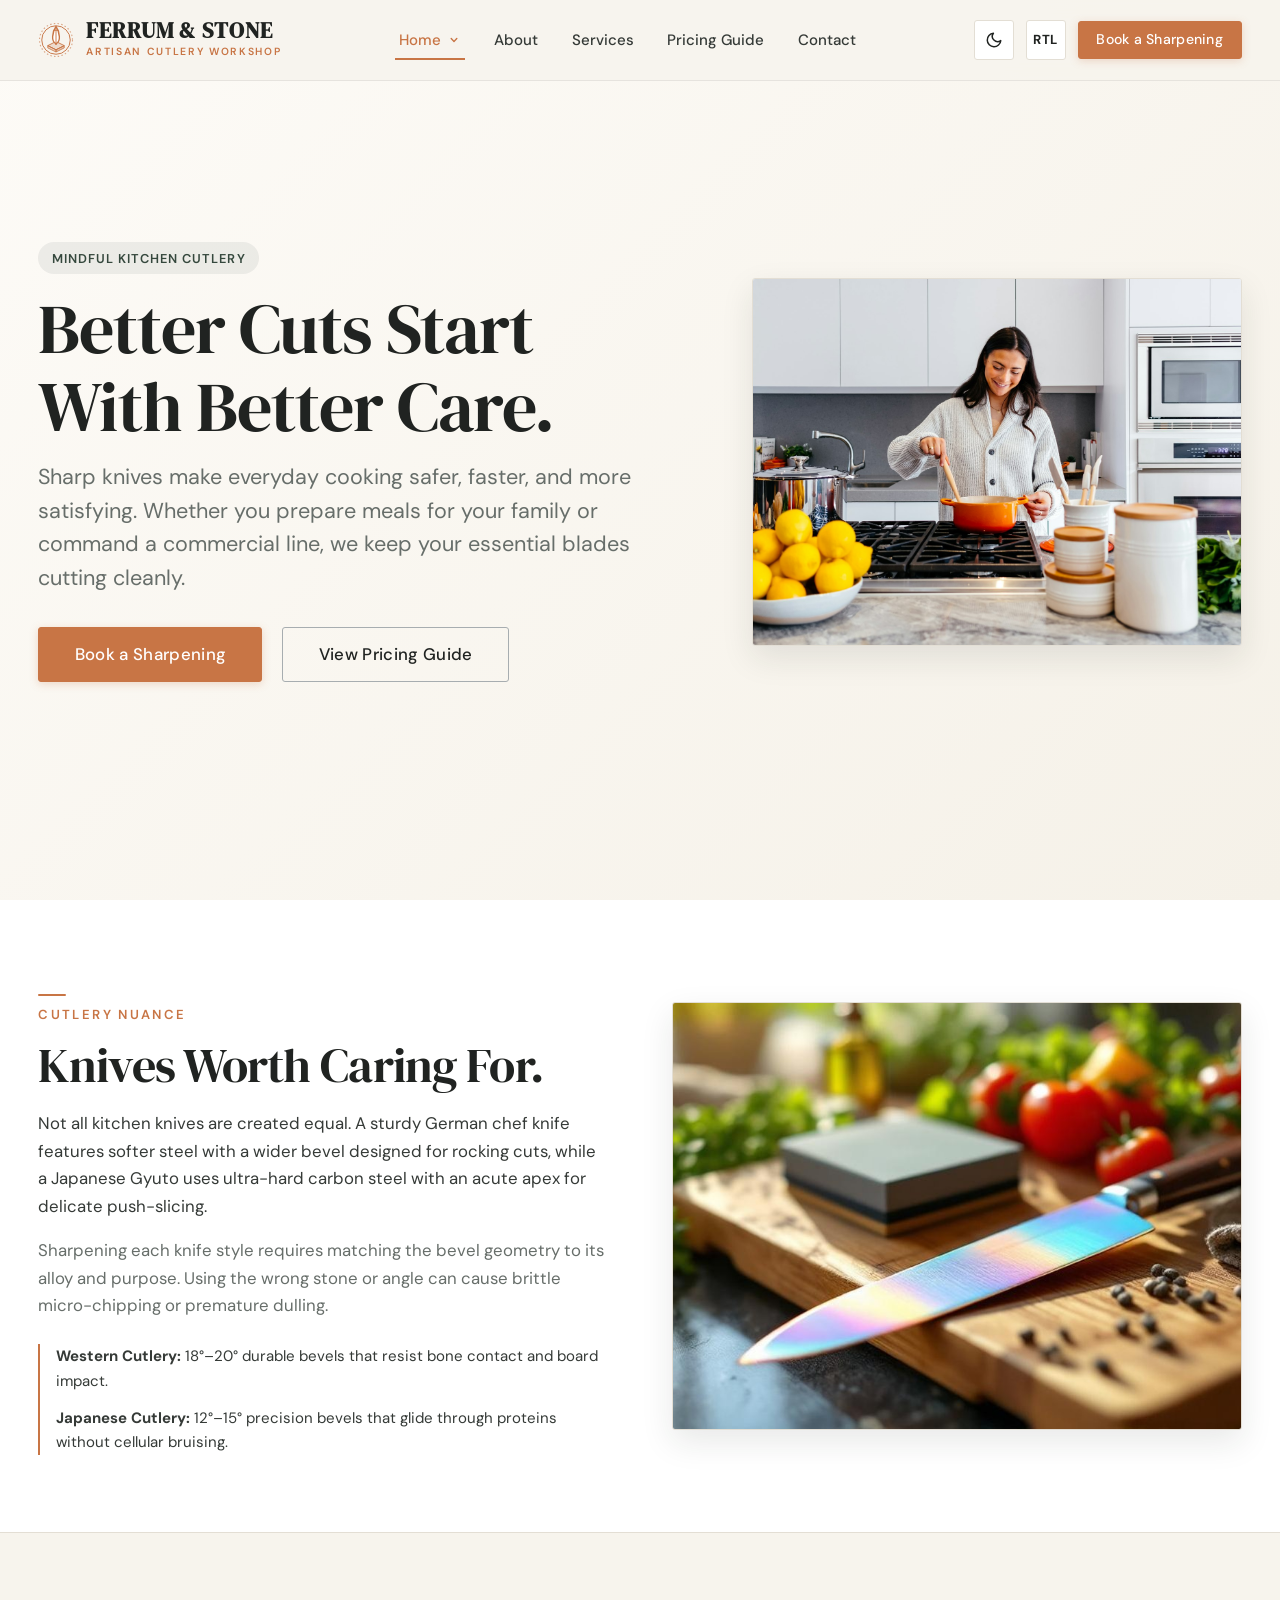
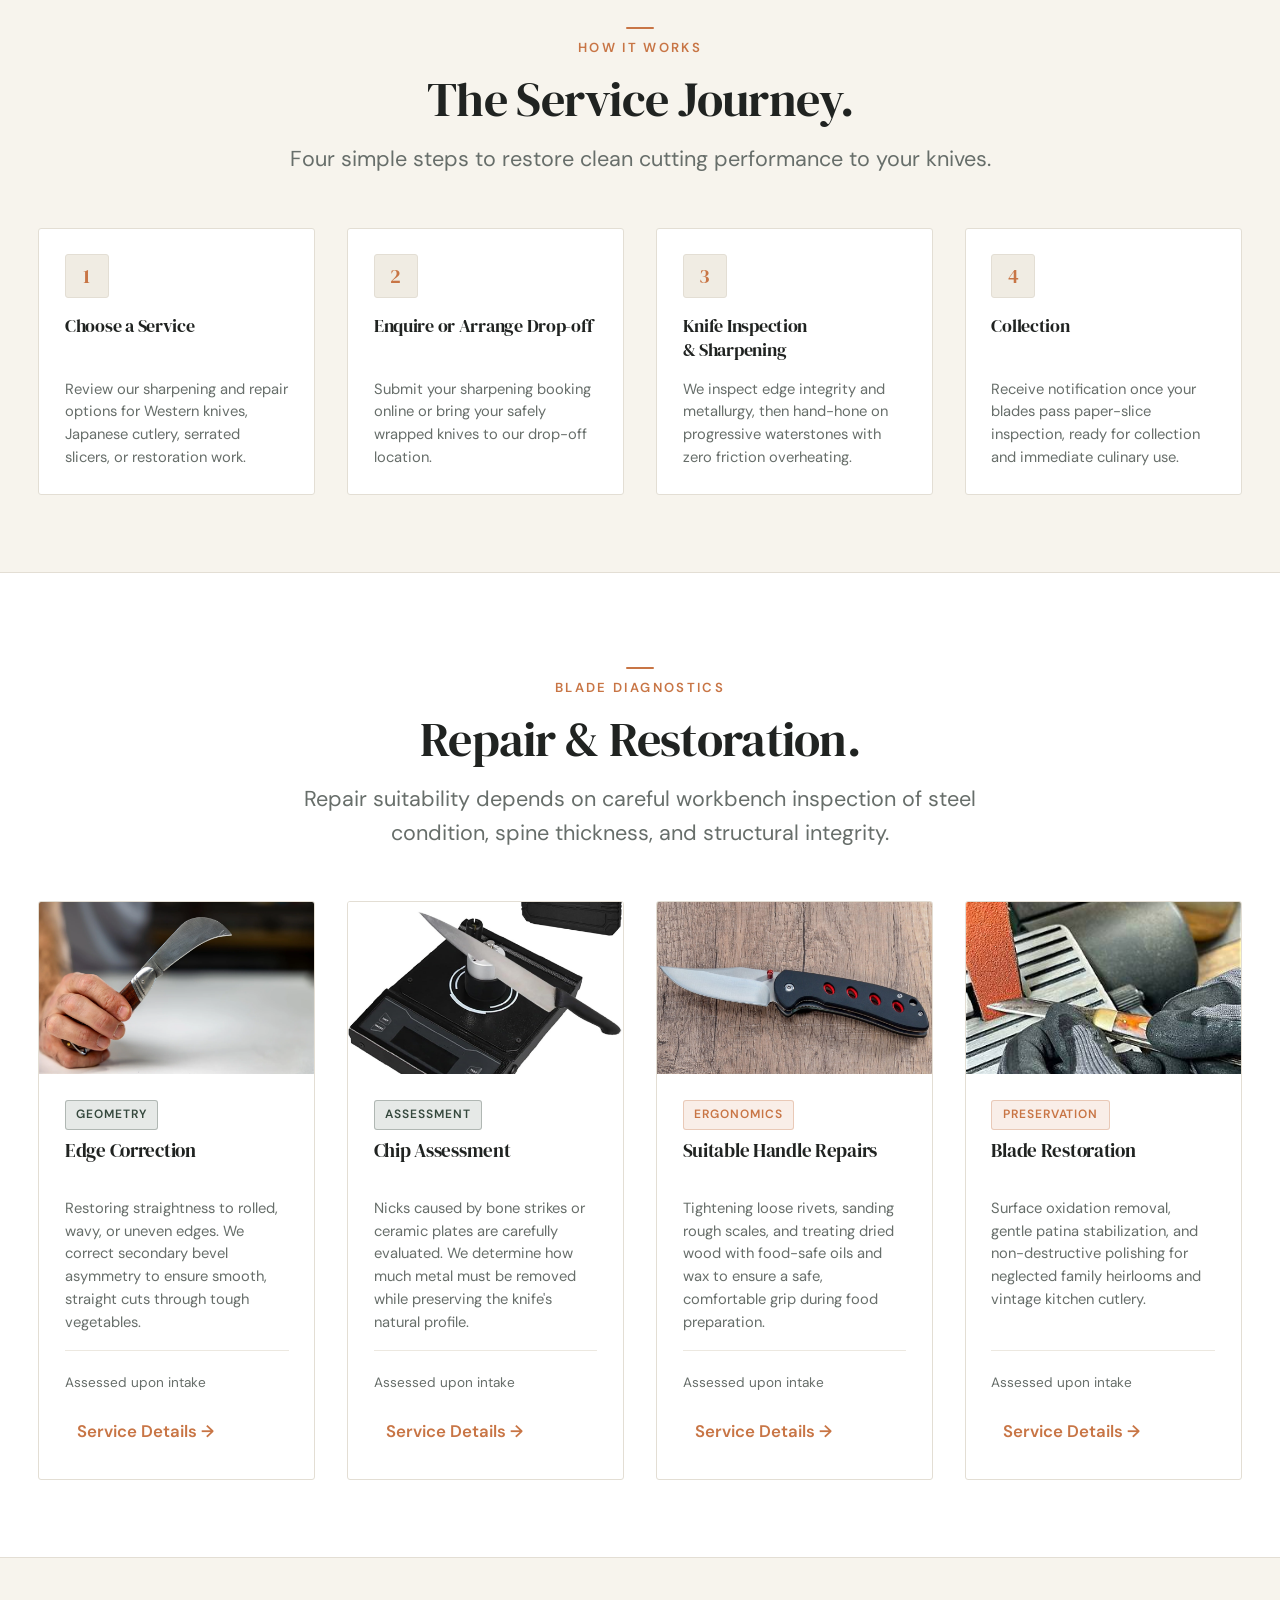
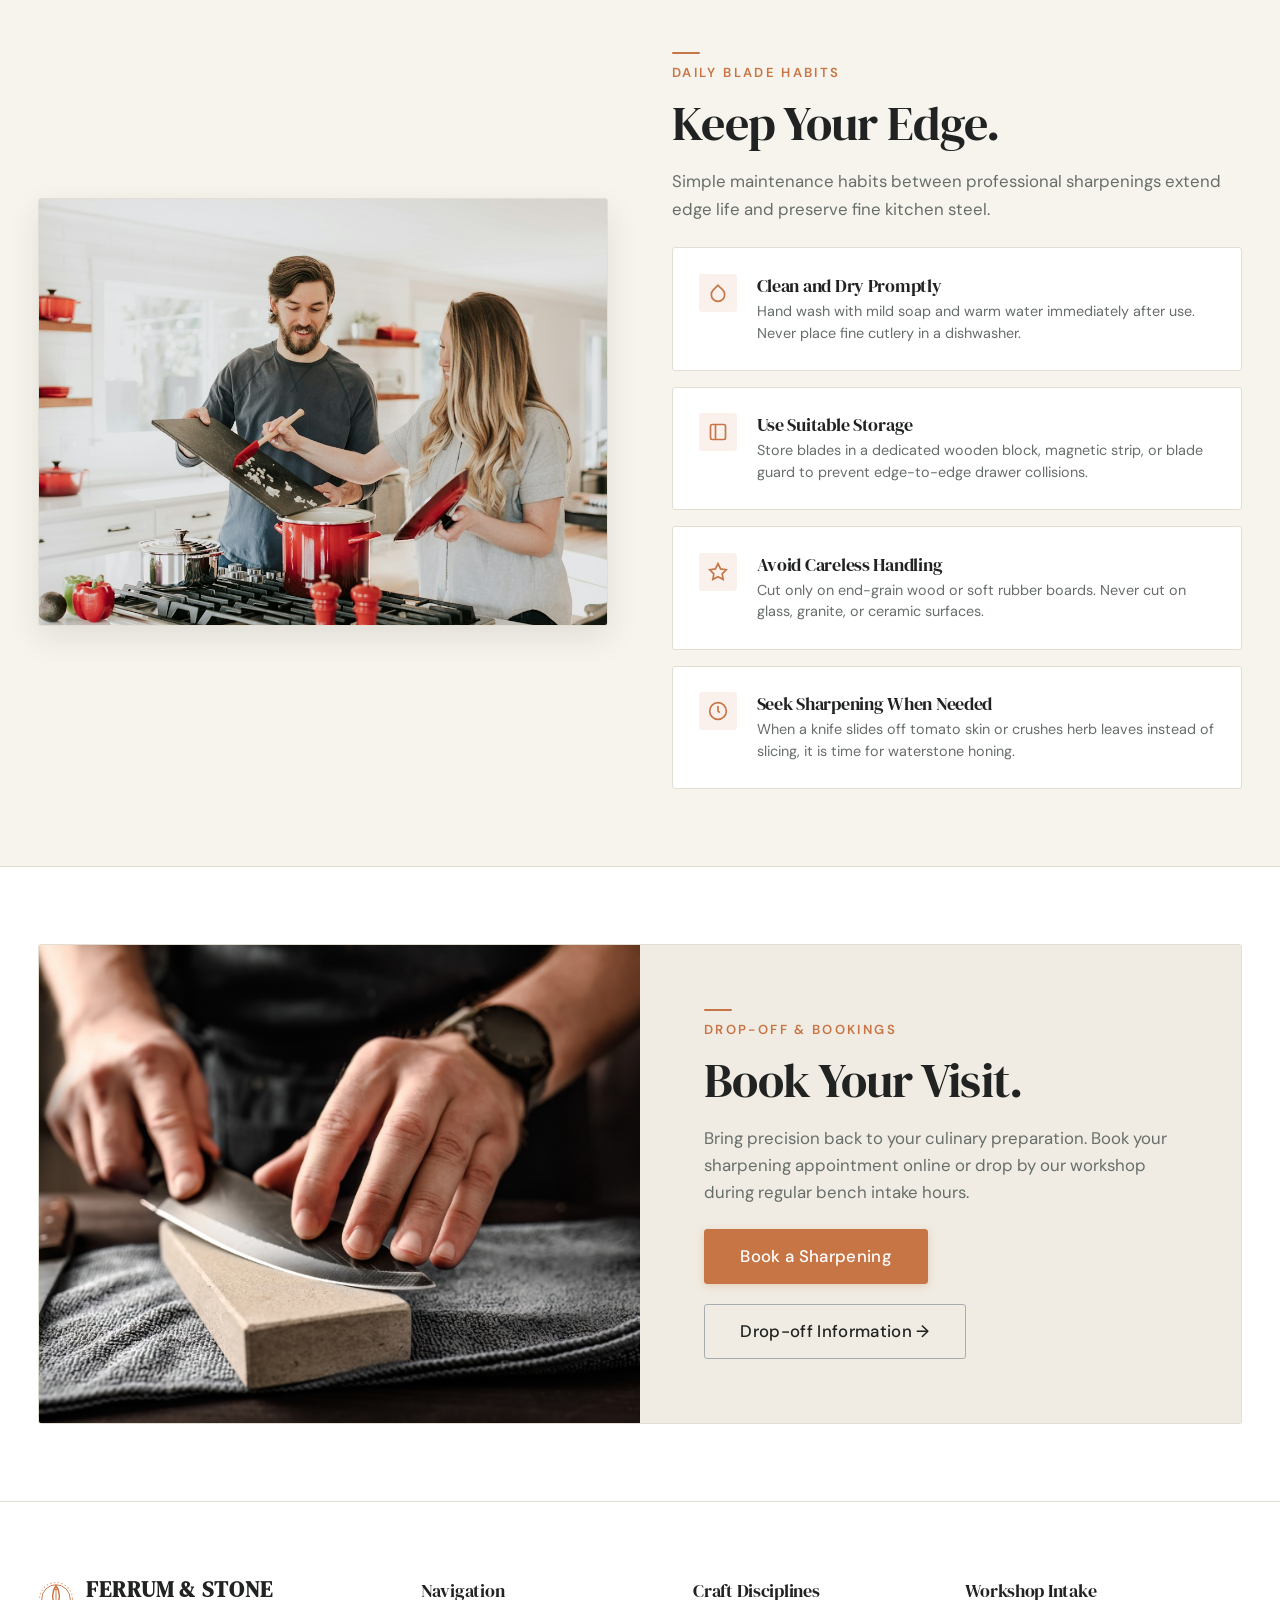
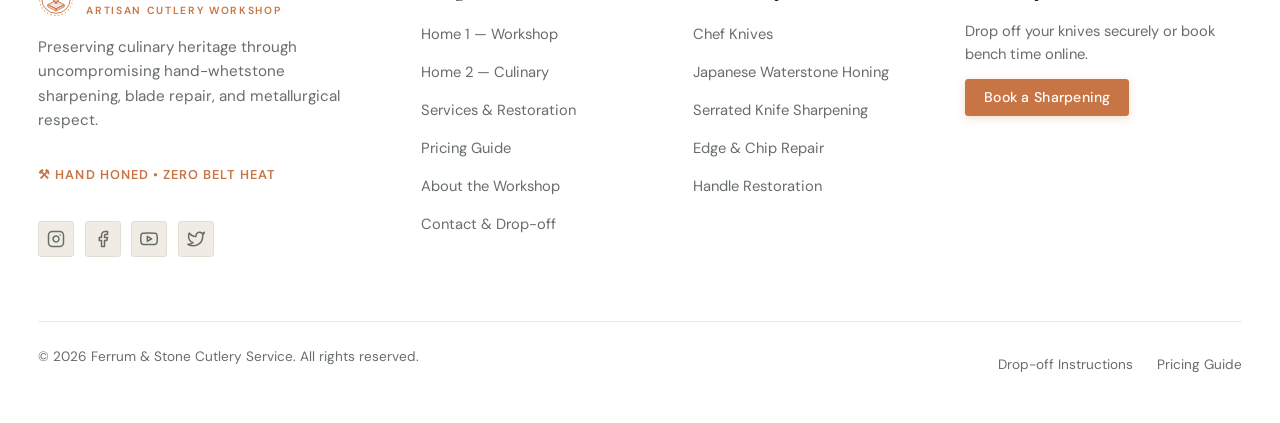
<file: home-2.html>
<!DOCTYPE html>
<html lang="en" dir="ltr" data-theme="light">
<head>
  <meta charset="UTF-8">
  <meta name="viewport" content="width=device-width, initial-scale=1.0">
  <title>Ferrum &amp; Stone | The Everyday Edge &bull; Mindful Cutlery Care</title>
  <meta name="description" content="Mindful kitchen knife care, sharpening, and restoration for passionate home cooks and culinary professionals. Better cuts start with better care.">
  <link rel="icon" type="image/svg+xml" href="assets/favicon.svg">
  <link rel="stylesheet" href="css/design-system.css">
  <link rel="stylesheet" href="css/layout.css">
</head>
<body>

  <!-- Page Loader -->
  <div id="pageLoader" class="page-loader" aria-hidden="true">
    <div class="loader-content">
      <svg class="loader-emblem" viewBox="0 0 48 48" fill="none" xmlns="http://www.w3.org/2000/svg">
        <circle cx="24" cy="24" r="22" stroke="#c06038" stroke-width="1.5" stroke-dasharray="3 3" opacity="0.6"/>
        <circle cx="24" cy="24" r="19" stroke="#c06038" stroke-width="1.25"/>
        <path d="M13 31.5L24 37L35 31.5L24 26L13 31.5Z" fill="#c06038" fill-opacity="0.25" stroke="#c06038" stroke-width="1.2"/>
        <path d="M24 6C24 6 28 11.5 28.5 19.5C28.8 24 26.8 27.5 24 29C21.2 27.5 19.2 24 19.5 19.5C20 11.5 24 6 24 6Z" fill="#181e1a" stroke="#d4af37" stroke-width="1.8"/>
        <line x1="24" y1="7" x2="24" y2="28" stroke="#ffffff" stroke-width="1.2" opacity="0.75"/>
        <circle cx="24" cy="29" r="2" fill="#ffd166"/>
      </svg>
      <div class="loader-brand-title">FERRUM &amp; STONE</div>
      <div class="loader-brand-sub">Artisan Cutlery Workshop</div>
      <div class="loader-bar-wrap"><div class="loader-bar-fill"></div></div>
    </div>
  </div>

  <!-- Shared Header / Navbar -->
  <header class="site-header" id="mainHeader">
    <div class="container">
      <nav class="navbar-container" aria-label="Main Navigation">
        
        <!-- Brand Logo -->
        <a href="index.html" class="brand-logo" aria-label="Ferrum and Stone - Home">
          <div class="brand-icon" aria-hidden="true">
            <svg viewBox="0 0 48 48" fill="none" xmlns="http://www.w3.org/2000/svg">
              <circle cx="24" cy="24" r="22" stroke="currentColor" stroke-width="1.5" stroke-dasharray="2 3" opacity="0.6"/>
              <circle cx="24" cy="24" r="19" stroke="currentColor" stroke-width="1.25"/>
              <path d="M13 31.5L24 37L35 31.5L24 26L13 31.5Z" fill="currentColor" fill-opacity="0.2" stroke="currentColor" stroke-width="1.2" stroke-linejoin="round"/>
              <path d="M13 31.5V34.5L24 40V37L13 31.5Z" fill="currentColor" fill-opacity="0.3" stroke="currentColor" stroke-width="1"/>
              <path d="M35 31.5V34.5L24 40V37L35 31.5Z" fill="currentColor" fill-opacity="0.4" stroke="currentColor" stroke-width="1"/>
              <path d="M24 6C24 6 28 11.5 28.5 19.5C28.8 24 26.8 27.5 24 29C21.2 27.5 19.2 24 19.5 19.5C20 11.5 24 6 24 6Z" fill="var(--bg-surface)" stroke="currentColor" stroke-width="1.8" stroke-linejoin="round"/>
              <line x1="24" y1="7" x2="24" y2="28" stroke="currentColor" stroke-width="1.2" stroke-linecap="round"/>
              <path d="M21 11H27" stroke="currentColor" stroke-width="1.5" stroke-linecap="round"/>
              <circle cx="24" cy="29" r="1.5" fill="currentColor"/>
            </svg>
          </div>
          <div class="brand-text">
            <span class="brand-name">Ferrum &amp; Stone</span>
            <span class="brand-tagline">Artisan Cutlery Workshop</span>
          </div>
        </a>

        <!-- Centered Navigation -->
        <div class="nav-center-wrapper">
          <ul class="nav-links">
            <li class="nav-dropdown" id="homeDropdown">
              <button type="button" class="dropdown-trigger active" aria-expanded="false" aria-haspopup="true" aria-controls="homeMenu">
                <span>Home</span>
                <svg class="chevron-icon" viewBox="0 0 20 20" fill="currentColor" aria-hidden="true">
                  <path fill-rule="evenodd" d="M5.293 7.293a1 1 0 011.414 0L10 10.586l3.293-3.293a1 1 0 111.414 1.414l-4 4a1 1 0 01-1.414 0l-4-4a1 1 0 010-1.414z" clip-rule="evenodd"/>
                </svg>
              </button>
              <div class="dropdown-menu" id="homeMenu" role="menu">
                <a href="index.html" class="dropdown-item" role="menuitem">Home 1 — Workshop</a>
                <a href="home-2.html" class="dropdown-item" role="menuitem">Home 2 — Culinary Edition</a>
              </div>
            </li>
            <li><a href="about.html" class="nav-link">About</a></li>
            <li><a href="services.html" class="nav-link">Services</a></li>
            <li><a href="pricing.html" class="nav-link">Pricing Guide</a></li>
            <li><a href="contact.html" class="nav-link">Contact</a></li>
          </ul>
        </div>

        <!-- Header Actions: Theme & Direction Toggles + CTA -->
        <div class="header-actions">
          <button type="button" class="btn-icon theme-toggle-btn" aria-label="Toggle dark/light theme" title="Toggle Theme">
            <svg class="icon-moon" width="18" height="18" viewBox="0 0 24 24" fill="none" stroke="currentColor" stroke-width="2" stroke-linecap="round" stroke-linejoin="round" aria-hidden="true">
              <path d="M21 12.79A9 9 0 1 1 11.21 3 7 7 0 0 0 21 12.79z"></path>
            </svg>
            <svg class="icon-sun" width="18" height="18" viewBox="0 0 24 24" fill="none" stroke="currentColor" stroke-width="2" stroke-linecap="round" stroke-linejoin="round" aria-hidden="true" style="display: none;">
              <circle cx="12" cy="12" r="5"></circle>
              <line x1="12" y1="1" x2="12" y2="3"></line>
              <line x1="12" y1="21" x2="12" y2="23"></line>
              <line x1="4.22" y1="4.22" x2="5.64" y2="5.64"></line>
              <line x1="18.36" y1="18.36" x2="19.78" y2="19.78"></line>
              <line x1="1" y1="12" x2="3" y2="12"></line>
              <line x1="21" y1="12" x2="23" y2="12"></line>
              <line x1="4.22" y1="19.78" x2="5.64" y2="18.36"></line>
              <line x1="18.36" y1="5.64" x2="19.78" y2="4.22"></line>
            </svg>
          </button>

          <button type="button" class="btn-icon dir-toggle-btn" aria-label="Toggle text direction LTR/RTL" title="Toggle RTL">
            <span class="dir-label">RTL</span>
          </button>

          <a href="contact.html#book" class="btn btn-primary btn-sm btn-book">Book a Sharpening</a>

          <!-- Hamburger Button (Mobile / Tablet / iPad) -->
          <button type="button" class="hamburger-btn" aria-label="Toggle Navigation Menu" aria-expanded="false" aria-controls="mobileDrawer">
            <span class="hamburger-icon" aria-hidden="true">
              <span class="hamburger-line"></span>
              <span class="hamburger-line"></span>
              <span class="hamburger-line"></span>
            </span>
          </button>
        </div>

      </nav>
    </div>
  </header>

  <!-- Mobile Drawer Backdrop & Menu -->
  <div class="mobile-nav-backdrop" id="mobileBackdrop"></div>
  <div class="mobile-nav-drawer" id="mobileDrawer" role="dialog" aria-modal="true" aria-label="Mobile Navigation">
    <div class="mobile-nav-header">
      <div class="brand-text">
        <span class="brand-name">Ferrum &amp; Stone</span>
        <span class="brand-tagline">Artisan Cutlery</span>
      </div>
      <button type="button" class="mobile-nav-close" aria-label="Close navigation menu">
        <svg width="20" height="20" viewBox="0 0 24 24" fill="none" stroke="currentColor" stroke-width="2" stroke-linecap="round" stroke-linejoin="round" aria-hidden="true">
          <line x1="18" y1="6" x2="6" y2="18"></line>
          <line x1="6" y1="6" x2="18" y2="18"></line>
        </svg>
      </button>
    </div>

    <div class="mobile-nav-list">
      <div class="mobile-dropdown" id="mobileHomeDropdown">
        <button type="button" class="mobile-dropdown-header active" aria-expanded="false">
          <span>Home</span>
          <svg class="chevron-icon" width="16" height="16" viewBox="0 0 20 20" fill="currentColor" aria-hidden="true">
            <path fill-rule="evenodd" d="M5.293 7.293a1 1 0 011.414 0L10 10.586l3.293-3.293a1 1 0 111.414 1.414l-4 4a1 1 0 01-1.414 0l-4-4a1 1 0 010-1.414z" clip-rule="evenodd"/>
          </svg>
        </button>
        <div class="mobile-sub-menu">
          <a href="index.html" class="mobile-sub-link">Home 1 — Workshop</a>
          <a href="home-2.html" class="mobile-sub-link active">Home 2 — Culinary Edition</a>
        </div>
      </div>
      <a href="about.html" class="mobile-nav-link">About</a>
      <a href="services.html" class="mobile-nav-link">Services</a>
      <a href="pricing.html" class="mobile-nav-link">Pricing Guide</a>
      <a href="contact.html" class="mobile-nav-link">Contact</a>
    </div>

    <div class="mobile-nav-footer">
      <a href="contact.html#book" class="btn btn-primary" style="width: 100%;">Book a Sharpening</a>
      <div class="mobile-toggles-row">
        <div class="mobile-toggle-item">
          <span>Theme:</span>
          <button type="button" class="btn-icon theme-toggle-btn" aria-label="Toggle theme in drawer">
            <svg class="icon-moon" width="16" height="16" viewBox="0 0 24 24" fill="none" stroke="currentColor" stroke-width="2"><path d="M21 12.79A9 9 0 1 1 11.21 3 7 7 0 0 0 21 12.79z"></path></svg>
            <svg class="icon-sun" width="16" height="16" viewBox="0 0 24 24" fill="none" stroke="currentColor" stroke-width="2" stroke-linecap="round" stroke-linejoin="round" style="display:none;"><circle cx="12" cy="12" r="5"></circle><line x1="12" y1="1" x2="12" y2="3"></line><line x1="12" y1="21" x2="12" y2="23"></line><line x1="4.22" y1="4.22" x2="5.64" y2="5.64"></line><line x1="18.36" y1="18.36" x2="19.78" y2="19.78"></line><line x1="1" y1="12" x2="3" y2="12"></line><line x1="21" y1="12" x2="23" y2="12"></line><line x1="4.22" y1="19.78" x2="5.64" y2="18.36"></line><line x1="18.36" y1="5.64" x2="19.78" y2="4.22"></line></svg>
          </button>
        </div>
        <div class="mobile-toggle-item">
          <span>Direction:</span>
          <button type="button" class="btn-icon dir-toggle-btn" aria-label="Toggle text direction in drawer">
            <span class="dir-label">RTL</span>
          </button>
        </div>
      </div>
    </div>
  </div>

  <!-- Main Content: Exactly 6 Sections -->
  <main id="mainContent">

    <!-- =======================================================================
         SECTION 1: FULL-SCREEN HERO
         "The Everyday Edge" Style: Bright, Refined, Contemporary Kitchen Editorial
         ======================================================================= -->
    <section class="h2-hero" id="heroHome2" aria-label="Contemporary Kitchen Knife Care">
      <div class="container">
        
        <div class="h2-hero-grid">
          
          <!-- Text Content -->
          <div>
            <div class="h2-hero-tag">
              <span>Mindful Kitchen Cutlery</span>
            </div>
            <h1>Better Cuts Start With Better Care.</h1>
            <p class="text-lead" style="margin-bottom: var(--space-xl);">
              Sharp knives make everyday cooking safer, faster, and more satisfying. Whether you prepare meals for your family or command a commercial line, we keep your essential blades cutting cleanly.
            </p>
            <div style="display: flex; align-items: center; flex-wrap: wrap; gap: 1.25rem;">
              <a href="contact.html#book" class="btn btn-primary btn-lg">Book a Sharpening</a>
              <a href="pricing.html" class="btn btn-secondary btn-lg">View Pricing Guide</a>
            </div>
          </div>

          <!-- Featured Photography Card -->
          <div class="h2-hero-img-card">
            <img src="assets/images/h2_hero_kitchen.jpg" alt="Beautifully arranged chef knives and sharpening tools in a bright contemporary kitchen setting" loading="eager">
          </div>

        </div>

      </div>
    </section>

    <!-- =======================================================================
         SECTION 2: KNIVES WORTH CARING FOR
         Editorial Image-and-Text Composition explaining blade styles & care
         ======================================================================= -->
    <section style="padding: clamp(3.5rem, 6vw, 6.5rem) 0; background-color: var(--bg-surface); border-bottom: 1px solid var(--border-light);" id="knivesWorthCaringFor" aria-label="Knives Worth Caring For">
      <div class="container">
        
        <div class="editorial-split" style="align-items: center;">
          
          <!-- Text Composition -->
          <div>
            <span class="eyebrow">Cutlery Nuance</span>
            <h2>Knives Worth Caring For.</h2>
            <p style="color: var(--text-body); font-size: 1.05rem; margin-bottom: var(--space-md);">
              Not all kitchen knives are created equal. A sturdy German chef knife features softer steel with a wider bevel designed for rocking cuts, while a Japanese Gyuto uses ultra-hard carbon steel with an acute apex for delicate push-slicing.
            </p>
            <p style="color: var(--text-muted); margin-bottom: var(--space-lg);">
              Sharpening each knife style requires matching the bevel geometry to its alloy and purpose. Using the wrong stone or angle can cause brittle micro-chipping or premature dulling.
            </p>

            <div style="display: flex; flex-direction: column; gap: 0.75rem; border-left: 2px solid var(--color-copper); padding-left: 1rem;">
              <p style="margin: 0; font-size: 0.94rem; color: var(--text-body);">
                <strong>Western Cutlery:</strong> 18&deg;–20&deg; durable bevels that resist bone contact and board impact.
              </p>
              <p style="margin: 0; font-size: 0.94rem; color: var(--text-body);">
                <strong>Japanese Cutlery:</strong> 12&deg;–15&deg; precision bevels that glide through proteins without cellular bruising.
              </p>
            </div>
          </div>

          <!-- Editorial Image -->
          <div class="editorial-img-frame">
            <img src="assets/images/h2_knives_care_user.png" alt="Precision chef knife with rainbow temper blade and whetstone block" loading="lazy">
          </div>

        </div>

      </div>
    </section>

    <!-- =======================================================================
         SECTION 3: THE SERVICE JOURNEY
         Four clear steps with simple icons and concise descriptions
         Max 2 cards per row at all viewports
         ======================================================================= -->
    <section style="padding: clamp(3.5rem, 6vw, 6.5rem) 0; background-color: var(--bg-primary); border-bottom: 1px solid var(--border-light);" id="serviceJourney" aria-label="The Service Journey">
      <div class="container">
        
        <header class="section-header">
          <span class="eyebrow">How It Works</span>
          <h2>The Service Journey.</h2>
          <p class="text-lead">
            Four simple steps to restore clean cutting performance to your knives.
          </p>
        </header>

        <!-- RESPONSIVE GRID: Desktop 4 cards per row, iPad & iPad Pro max 2 cards, Mobile 1 card -->
        <div class="journey-grid">

          <!-- Step 1 -->
          <article class="journey-step-card">
            <div class="journey-step-num">1</div>
            <h3 class="journey-step-title">Choose a Service</h3>
            <p class="journey-step-desc">
              Review our sharpening and repair options for Western knives, Japanese cutlery, serrated slicers, or restoration work.
            </p>
          </article>

          <!-- Step 2 -->
          <article class="journey-step-card">
            <div class="journey-step-num">2</div>
            <h3 class="journey-step-title">Enquire or Arrange Drop-off</h3>
            <p class="journey-step-desc">
              Submit your sharpening booking online or bring your safely wrapped knives to our drop-off location.
            </p>
          </article>

          <!-- Step 3 -->
          <article class="journey-step-card">
            <div class="journey-step-num">3</div>
            <h3 class="journey-step-title">Knife Inspection &amp; Sharpening</h3>
            <p class="journey-step-desc">
              We inspect edge integrity and metallurgy, then hand-hone on progressive waterstones with zero friction overheating.
            </p>
          </article>

          <!-- Step 4 -->
          <article class="journey-step-card">
            <div class="journey-step-num">4</div>
            <h3 class="journey-step-title">Collection</h3>
            <p class="journey-step-desc">
              Receive notification once your blades pass paper-slice inspection, ready for collection and immediate culinary use.
            </p>
          </article>

        </div>

      </div>
    </section>

    <!-- =======================================================================
         SECTION 4: REPAIR & RESTORATION
         Edge correction, chip assessment, handle repairs, blade restoration
         Max 2 cards per row at all viewports
         ======================================================================= -->
    <section style="padding: clamp(3.5rem, 6vw, 6.5rem) 0; background-color: var(--bg-surface); border-bottom: 1px solid var(--border-light);" id="repairRestoration" aria-label="Repair and Restoration">
      <div class="container">
        
        <header class="section-header">
          <span class="eyebrow">Blade Diagnostics</span>
          <h2>Repair &amp; Restoration.</h2>
          <p class="text-lead">
            Repair suitability depends on careful workbench inspection of steel condition, spine thickness, and structural integrity.
          </p>
        </header>

        <!-- RESPONSIVE GRID: Desktop 4 cards per row, iPad & iPad Pro max 2 cards, Mobile 1 card -->
        <div class="repair-grid">

          <!-- 1. Edge Correction -->
          <article class="feature-card">
            <div class="feature-card-media">
              <img src="assets/images/h2_repair_edge_user.png" alt="Curved folding knife with wooden handle being inspected" loading="lazy">
            </div>
            <div class="feature-card-content">
              <span class="badge badge-forest" style="margin-bottom: 0.5rem; align-self: flex-start;">Geometry</span>
              <h3 class="feature-card-title">Edge Correction</h3>
              <p class="feature-card-desc">
                Restoring straightness to rolled, wavy, or uneven edges. We correct secondary bevel asymmetry to ensure smooth, straight cuts through tough vegetables.
              </p>
              <div class="feature-card-footer">
                <span style="font-size: 0.85rem; color: var(--text-muted);">Assessed upon intake</span>
                <a href="services.html" class="btn-ghost">Service Details &rarr;</a>
              </div>
            </div>
          </article>

          <!-- 2. Chip Assessment -->
          <article class="feature-card">
            <div class="feature-card-media">
              <img src="assets/images/h2_repair_chip_user.png" alt="Digital knife sharpness and edge integrity testing device" loading="lazy">
            </div>
            <div class="feature-card-content">
              <span class="badge badge-forest" style="margin-bottom: 0.5rem; align-self: flex-start;">Assessment</span>
              <h3 class="feature-card-title">Chip Assessment</h3>
              <p class="feature-card-desc">
                Nicks caused by bone strikes or ceramic plates are carefully evaluated. We determine how much metal must be removed while preserving the knife's natural profile.
              </p>
              <div class="feature-card-footer">
                <span style="font-size: 0.85rem; color: var(--text-muted);">Assessed upon intake</span>
                <a href="services.html" class="btn-ghost">Service Details &rarr;</a>
              </div>
            </div>
          </article>

          <!-- 3. Suitable Handle Repairs -->
          <article class="feature-card">
            <div class="feature-card-media">
              <img src="assets/images/h2_repair_handle_user.jpg" alt="Folding knife with black handle and red detail scales" loading="lazy">
            </div>
            <div class="feature-card-content">
              <span class="badge badge-copper" style="margin-bottom: 0.5rem; align-self: flex-start;">Ergonomics</span>
              <h3 class="feature-card-title">Suitable Handle Repairs</h3>
              <p class="feature-card-desc">
                Tightening loose rivets, sanding rough scales, and treating dried wood with food-safe oils and wax to ensure a safe, comfortable grip during food preparation.
              </p>
              <div class="feature-card-footer">
                <span style="font-size: 0.85rem; color: var(--text-muted);">Assessed upon intake</span>
                <a href="services.html" class="btn-ghost">Service Details &rarr;</a>
              </div>
            </div>
          </article>

          <!-- 4. Blade Restoration -->
          <article class="feature-card">
            <div class="feature-card-media">
              <img src="assets/images/h2_repair_restoration_user.png" alt="Blade restoration and contour grinding on abrasive belt" loading="lazy">
            </div>
            <div class="feature-card-content">
              <span class="badge badge-copper" style="margin-bottom: 0.5rem; align-self: flex-start;">Preservation</span>
              <h3 class="feature-card-title">Blade Restoration</h3>
              <p class="feature-card-desc">
                Surface oxidation removal, gentle patina stabilization, and non-destructive polishing for neglected family heirlooms and vintage kitchen cutlery.
              </p>
              <div class="feature-card-footer">
                <span style="font-size: 0.85rem; color: var(--text-muted);">Assessed upon intake</span>
                <a href="services.html" class="btn-ghost">Service Details &rarr;</a>
              </div>
            </div>
          </article>

        </div>

      </div>
    </section>

    <!-- =======================================================================
         SECTION 5: KEEP YOUR EDGE
         Short useful care tips with a distinct editorial layout
         ======================================================================= -->
    <section style="padding: clamp(3.5rem, 6vw, 6.5rem) 0; background-color: var(--bg-primary); border-bottom: 1px solid var(--border-light);" id="keepYourEdge" aria-label="Keep Your Edge Care Tips">
      <div class="container">
        
        <div class="editorial-split" style="align-items: center;">
          
          <!-- Image -->
          <div class="editorial-img-frame">
            <img src="assets/images/h2_care_tips.jpg" alt="Clean organized kitchen with wooden knife block and magnetic rack" loading="lazy">
          </div>

          <!-- Structured Care Tips List -->
          <div>
            <span class="eyebrow">Daily Blade Habits</span>
            <h2>Keep Your Edge.</h2>
            <p style="color: var(--text-muted); margin-bottom: var(--space-lg);">
              Simple maintenance habits between professional sharpenings extend edge life and preserve fine kitchen steel.
            </p>

            <div style="display: flex; flex-direction: column; gap: 1rem;">
              
              <div class="care-tip-box">
                <div class="care-tip-icon" aria-hidden="true">
                  <svg width="20" height="20" viewBox="0 0 24 24" fill="none" stroke="currentColor" stroke-width="2"><path d="M12 2.69l5.66 5.66a8 8 0 1 1-11.31 0z"></path></svg>
                </div>
                <div>
                  <h3 class="care-tip-title">Clean and Dry Promptly</h3>
                  <p class="care-tip-desc">Hand wash with mild soap and warm water immediately after use. Never place fine cutlery in a dishwasher.</p>
                </div>
              </div>

              <div class="care-tip-box">
                <div class="care-tip-icon" aria-hidden="true">
                  <svg width="20" height="20" viewBox="0 0 24 24" fill="none" stroke="currentColor" stroke-width="2"><rect x="3" y="3" width="18" height="18" rx="2" ry="2"></rect><line x1="9" y1="3" x2="9" y2="21"></line></svg>
                </div>
                <div>
                  <h3 class="care-tip-title">Use Suitable Storage</h3>
                  <p class="care-tip-desc">Store blades in a dedicated wooden block, magnetic strip, or blade guard to prevent edge-to-edge drawer collisions.</p>
                </div>
              </div>

              <div class="care-tip-box">
                <div class="care-tip-icon" aria-hidden="true">
                  <svg width="20" height="20" viewBox="0 0 24 24" fill="none" stroke="currentColor" stroke-width="2"><polygon points="12 2 15.09 8.26 22 9.27 17 14.14 18.18 21.02 12 17.77 5.82 21.02 7 14.14 2 9.27 8.91 8.26 12 2"></polygon></svg>
                </div>
                <div>
                  <h3 class="care-tip-title">Avoid Careless Handling</h3>
                  <p class="care-tip-desc">Cut only on end-grain wood or soft rubber boards. Never cut on glass, granite, or ceramic surfaces.</p>
                </div>
              </div>

              <div class="care-tip-box">
                <div class="care-tip-icon" aria-hidden="true">
                  <svg width="20" height="20" viewBox="0 0 24 24" fill="none" stroke="currentColor" stroke-width="2"><circle cx="12" cy="12" r="10"></circle><polyline points="12 6 12 12 14 14"></polyline></svg>
                </div>
                <div>
                  <h3 class="care-tip-title">Seek Sharpening When Needed</h3>
                  <p class="care-tip-desc">When a knife slides off tomato skin or crushes herb leaves instead of slicing, it is time for waterstone honing.</p>
                </div>
              </div>

            </div>
          </div>

        </div>

      </div>
    </section>

    <!-- =======================================================================
         SECTION 6: BOOK YOUR VISIT
         Attractive Closing Section with Unique Image & Clear Message
         ======================================================================= -->
    <section style="padding: clamp(3.5rem, 6vw, 6.5rem) 0; background-color: var(--bg-surface);" id="bookYourVisit" aria-label="Book Your Visit">
      <div class="container">
        
        <div class="editorial-split-card">
          
          <!-- Knife Workshop Image: Full height cover alignment -->
          <div class="editorial-split-card-media">
            <img src="assets/images/h2_book_visit_user.png" alt="Artisan hands honing a kitchen blade on waterstone with towel" loading="lazy">
          </div>

          <!-- Content: Vertically centered with aligned CTA buttons -->
          <div class="editorial-split-card-content">
            <span class="eyebrow">Drop-off &amp; Bookings</span>
            <h2>Book Your Visit.</h2>
            <p style="color: var(--text-muted); font-size: 1.05rem; margin-bottom: var(--space-lg); line-height: 1.6;">
              Bring precision back to your culinary preparation. Book your sharpening appointment online or drop by our workshop during regular bench intake hours.
            </p>
            <div style="display: flex; align-items: center; flex-wrap: wrap; gap: 1.25rem;">
              <a href="contact.html#book" class="btn btn-primary btn-lg">Book a Sharpening</a>
              <a href="contact.html" class="btn btn-secondary btn-lg">Drop-off Information &rarr;</a>
            </div>
          </div>

        </div>

      </div>
    </section>

  </main>

  <!-- Shared Footer -->
  <footer class="site-footer">
    <div class="container">
      <div class="footer-grid">
        
        <div class="footer-brand">
          <div class="brand-logo">
            <div class="brand-icon" aria-hidden="true">
              <svg viewBox="0 0 48 48" fill="none" xmlns="http://www.w3.org/2000/svg">
                <circle cx="24" cy="24" r="22" stroke="currentColor" stroke-width="1.5" stroke-dasharray="2 3" opacity="0.6"/>
                <circle cx="24" cy="24" r="19" stroke="currentColor" stroke-width="1.25"/>
                <path d="M13 31.5L24 37L35 31.5L24 26L13 31.5Z" fill="currentColor" fill-opacity="0.2" stroke="currentColor" stroke-width="1.2" stroke-linejoin="round"/>
                <path d="M13 31.5V34.5L24 40V37L13 31.5Z" fill="currentColor" fill-opacity="0.3" stroke="currentColor" stroke-width="1"/>
                <path d="M35 31.5V34.5L24 40V37L35 31.5Z" fill="currentColor" fill-opacity="0.4" stroke="currentColor" stroke-width="1"/>
                <path d="M24 6C24 6 28 11.5 28.5 19.5C28.8 24 26.8 27.5 24 29C21.2 27.5 19.2 24 19.5 19.5C20 11.5 24 6 24 6Z" fill="var(--bg-surface)" stroke="currentColor" stroke-width="1.8" stroke-linejoin="round"/>
                <line x1="24" y1="7" x2="24" y2="28" stroke="currentColor" stroke-width="1.2" stroke-linecap="round"/>
                <path d="M21 11H27" stroke="currentColor" stroke-width="1.5" stroke-linecap="round"/>
                <circle cx="24" cy="29" r="1.5" fill="currentColor"/>
              </svg>
            </div>
            <div class="brand-text">
              <span class="brand-name">Ferrum &amp; Stone</span>
              <span class="brand-tagline">Artisan Cutlery Workshop</span>
            </div>
          </div>
          <p class="footer-desc">
            Preserving culinary heritage through uncompromising hand-whetstone sharpening, blade repair, and metallurgical respect.
          </p>
          <div class="footer-craft-badge">
            <span>&#9874; Hand Honed &bull; Zero Belt Heat</span>
          </div>

          <div class="footer-social-links" aria-label="Workshop social media channels">
            <a href="https://instagram.com" class="footer-social-icon" aria-label="Instagram" target="_blank" rel="noopener noreferrer">
              <svg width="18" height="18" viewBox="0 0 24 24" fill="none" stroke="currentColor" stroke-width="2" stroke-linecap="round" stroke-linejoin="round" aria-hidden="true"><rect x="2" y="2" width="20" height="20" rx="5" ry="5"></rect><path d="M16 11.37A4 4 0 1 1 12.63 8 4 4 0 0 1 16 11.37z"></path><line x1="17.5" y1="6.5" x2="17.51" y2="6.5"></line></svg>
            </a>
            <a href="https://facebook.com" class="footer-social-icon" aria-label="Facebook" target="_blank" rel="noopener noreferrer">
              <svg width="18" height="18" viewBox="0 0 24 24" fill="none" stroke="currentColor" stroke-width="2" stroke-linecap="round" stroke-linejoin="round" aria-hidden="true"><path d="M18 2h-3a5 5 0 0 0-5 5v3H7v4h3v8h4v-8h3l1-4h-4V7a1 1 0 0 1 1-1h3z"></path></svg>
            </a>
            <a href="https://youtube.com" class="footer-social-icon" aria-label="YouTube" target="_blank" rel="noopener noreferrer">
              <svg width="18" height="18" viewBox="0 0 24 24" fill="none" stroke="currentColor" stroke-width="2" stroke-linecap="round" stroke-linejoin="round" aria-hidden="true"><path d="M22.54 6.42a2.78 2.78 0 0 0-1.94-2C18.88 4 12 4 12 4s-6.88 0-8.6.46a2.78 2.78 0 0 0-1.94 2A29 29 0 0 0 1 11.75a29 29 0 0 0 .46 5.33A2.78 2.78 0 0 0 3.4 19c1.72.46 8.6.46 8.6.46s6.88 0 8.6-.46a2.78 2.78 0 0 0 1.94-2 29 29 0 0 0 .46-5.25 29 29 0 0 0-.46-5.33z"></path><polygon points="9.75 15.02 15.5 11.75 9.75 8.48 9.75 15.02"></polygon></svg>
            </a>
            <a href="https://x.com" class="footer-social-icon" aria-label="X (formerly Twitter)" target="_blank" rel="noopener noreferrer">
              <svg width="18" height="18" viewBox="0 0 24 24" fill="none" stroke="currentColor" stroke-width="2" stroke-linecap="round" stroke-linejoin="round" aria-hidden="true"><path d="M23 3a10.9 10.9 0 0 1-3.14 1.53 4.48 4.48 0 0 0-7.86 3v1A10.66 10.66 0 0 1 3 4s-4 9 5 13a11.64 11.64 0 0 1-7 2c9 5 20 0 20-11.5a4.5 4.5 0 0 0-.08-.83A7.72 7.72 0 0 0 23 3z"></path></svg>
            </a>
          </div>
        </div>

        <div>
          <h4 class="footer-heading">Navigation</h4>
          <ul class="footer-links">
            <li><a href="index.html">Home 1 — Workshop</a></li>
            <li><a href="home-2.html">Home 2 — Culinary</a></li>
            <li><a href="services.html">Services &amp; Restoration</a></li>
            <li><a href="pricing.html">Pricing Guide</a></li>
            <li><a href="about.html">About the Workshop</a></li>
            <li><a href="contact.html">Contact &amp; Drop-off</a></li>
          </ul>
        </div>

        <div>
          <h4 class="footer-heading">Craft Disciplines</h4>
          <ul class="footer-links">
            <li><a href="services.html">Chef Knives</a></li>
            <li><a href="services.html">Japanese Waterstone Honing</a></li>
            <li><a href="services.html">Serrated Knife Sharpening</a></li>
            <li><a href="services.html">Edge &amp; Chip Repair</a></li>
            <li><a href="services.html">Handle Restoration</a></li>
          </ul>
        </div>

        <div>
          <h4 class="footer-heading">Workshop Intake</h4>
          <p style="font-size: 0.92rem; color: var(--text-muted); line-height: 1.6; margin-bottom: 0.75rem;">
            Drop off your knives securely or book bench time online.
          </p>
          <a href="contact.html#book" class="btn btn-primary btn-sm">Book a Sharpening</a>
        </div>

      </div>

      <div class="footer-bottom">
        <p>&copy; 2026 Ferrum &amp; Stone Cutlery Service. All rights reserved.</p>
        <div style="display: flex; gap: 1.5rem; align-items: center;">
          <a href="contact.html">Drop-off Instructions</a>
          <a href="pricing.html">Pricing Guide</a>
        </div>
      </div>
    </div>
  </footer>

  <!-- Floating Back to Top Button -->
  <button type="button" class="back-to-top-btn" id="backToTopBtn" aria-label="Back to top" title="Back to top">
    <svg width="20" height="20" viewBox="0 0 24 24" fill="none" stroke="currentColor" stroke-width="2.5" stroke-linecap="round" stroke-linejoin="round" aria-hidden="true">
      <path d="M18 15l-6-6-6 6"/>
    </svg>
  </button>

  <script src="js/app.js"></script>
</body>
</html>
</file>
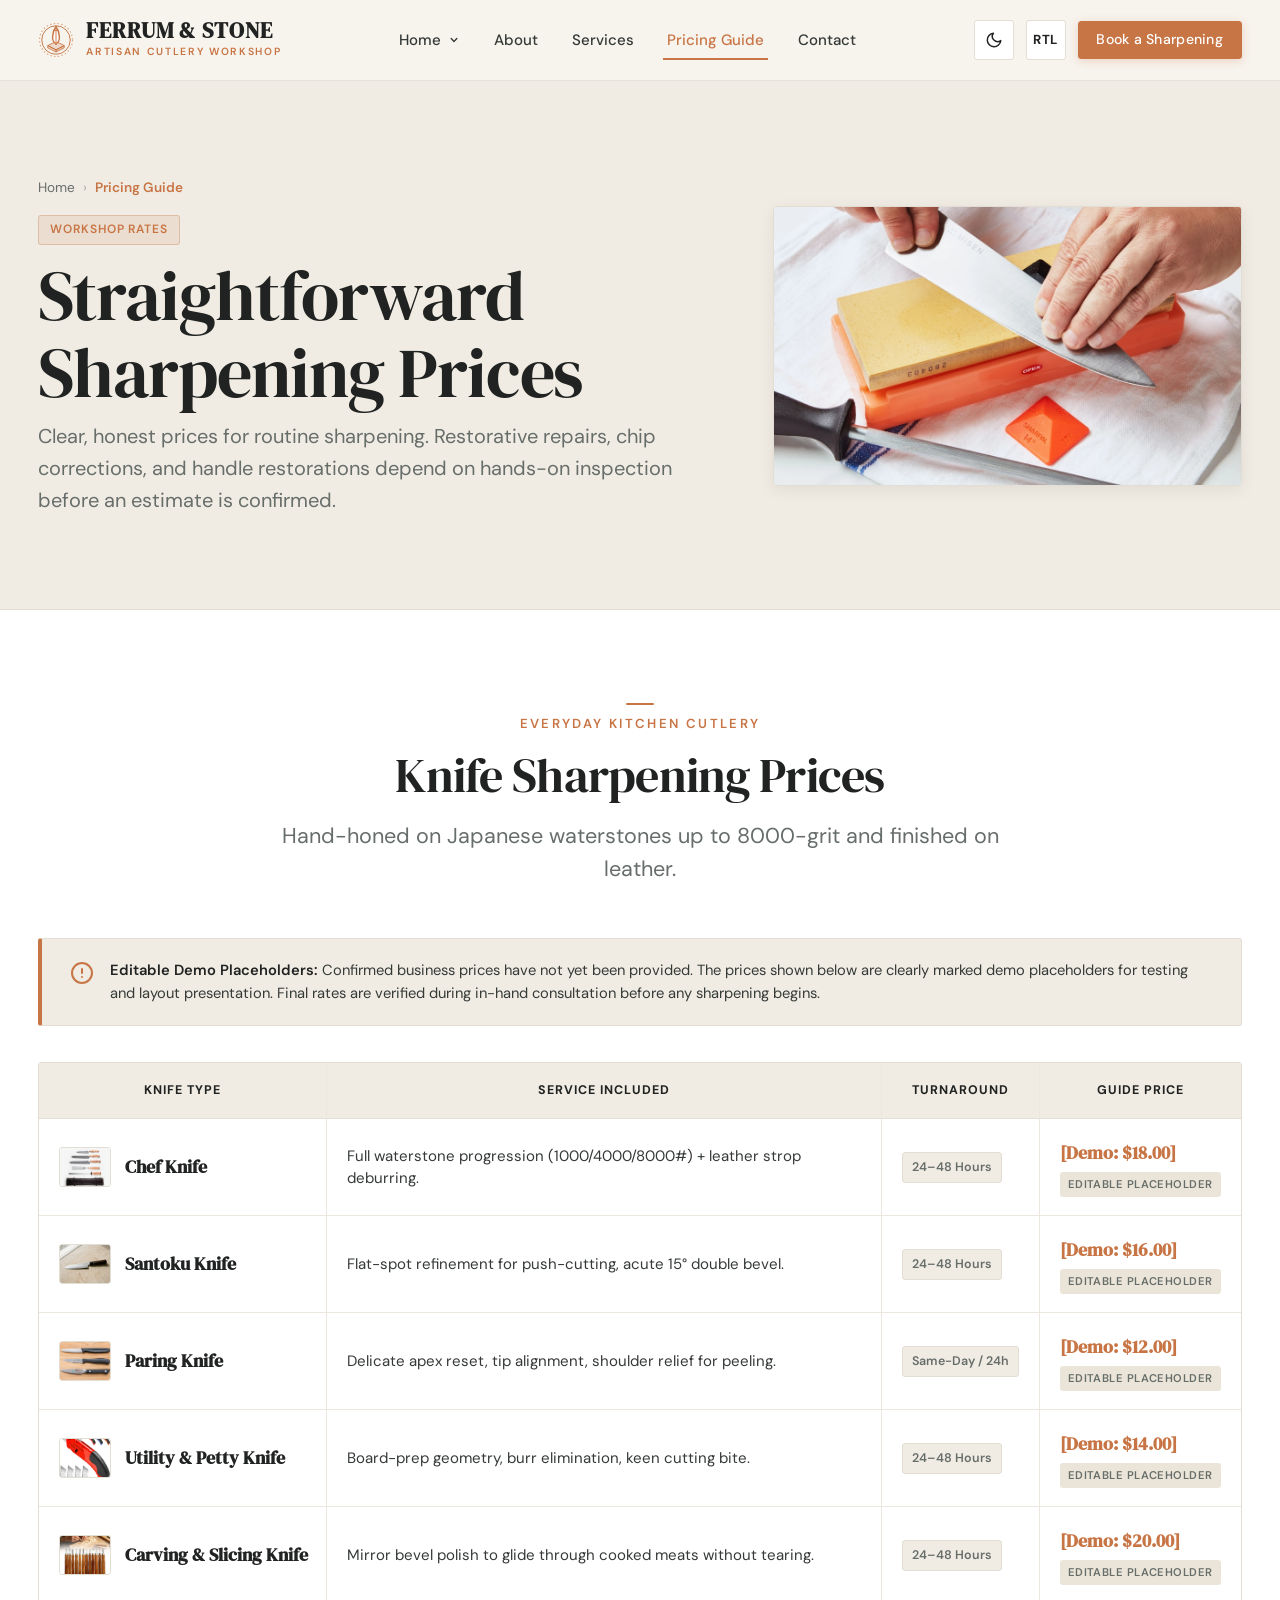
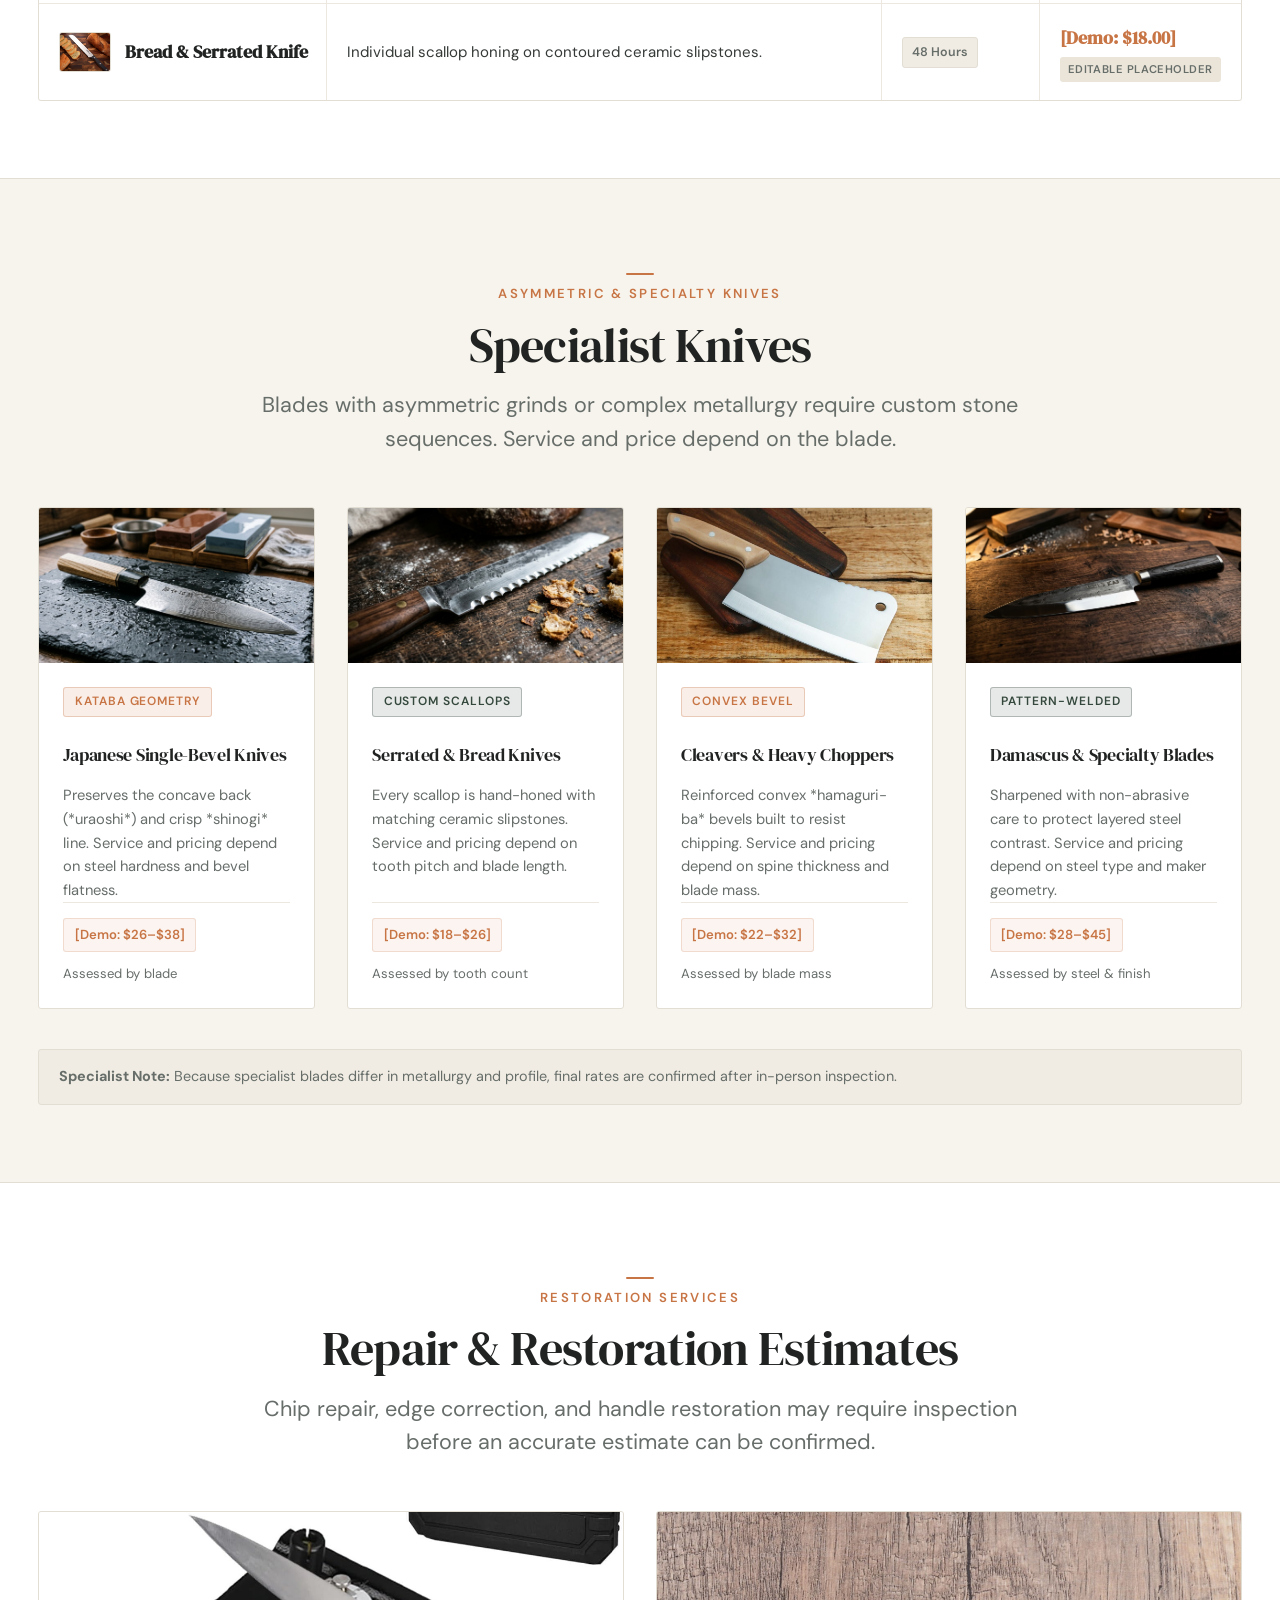
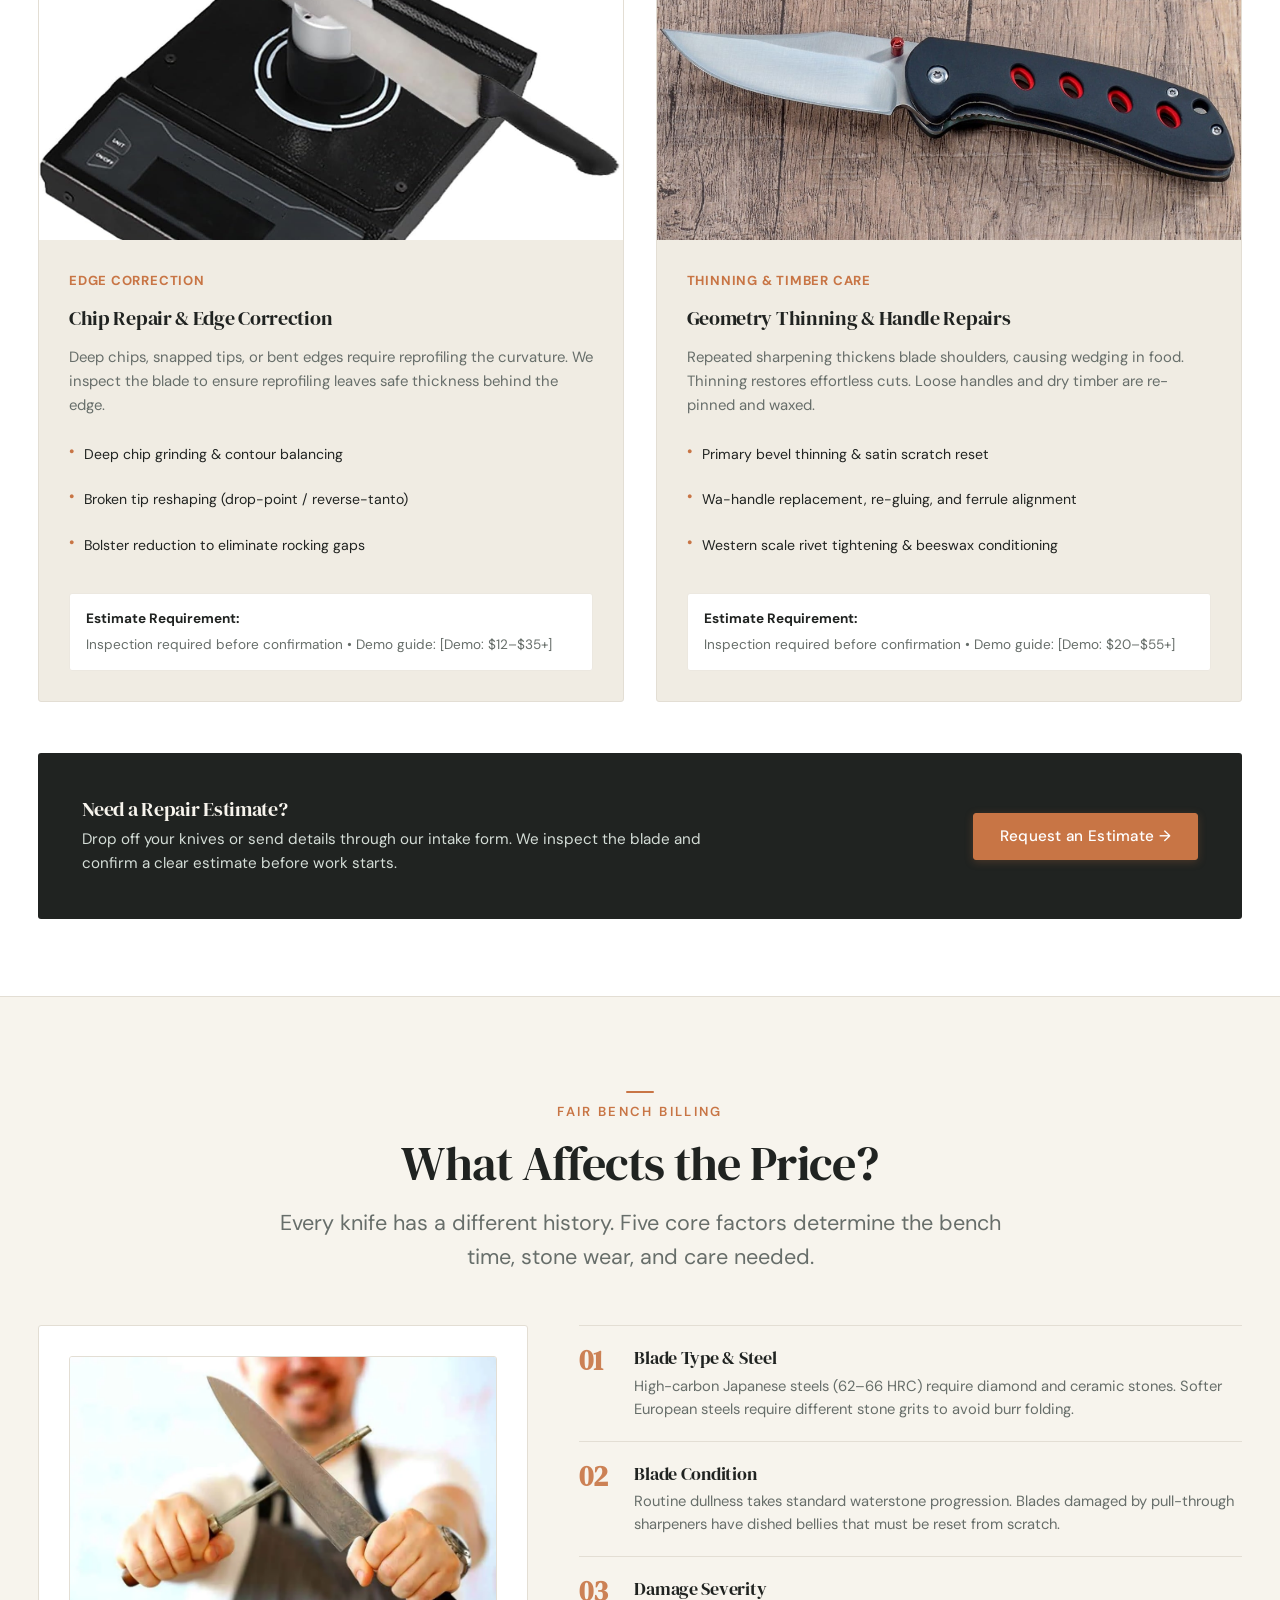
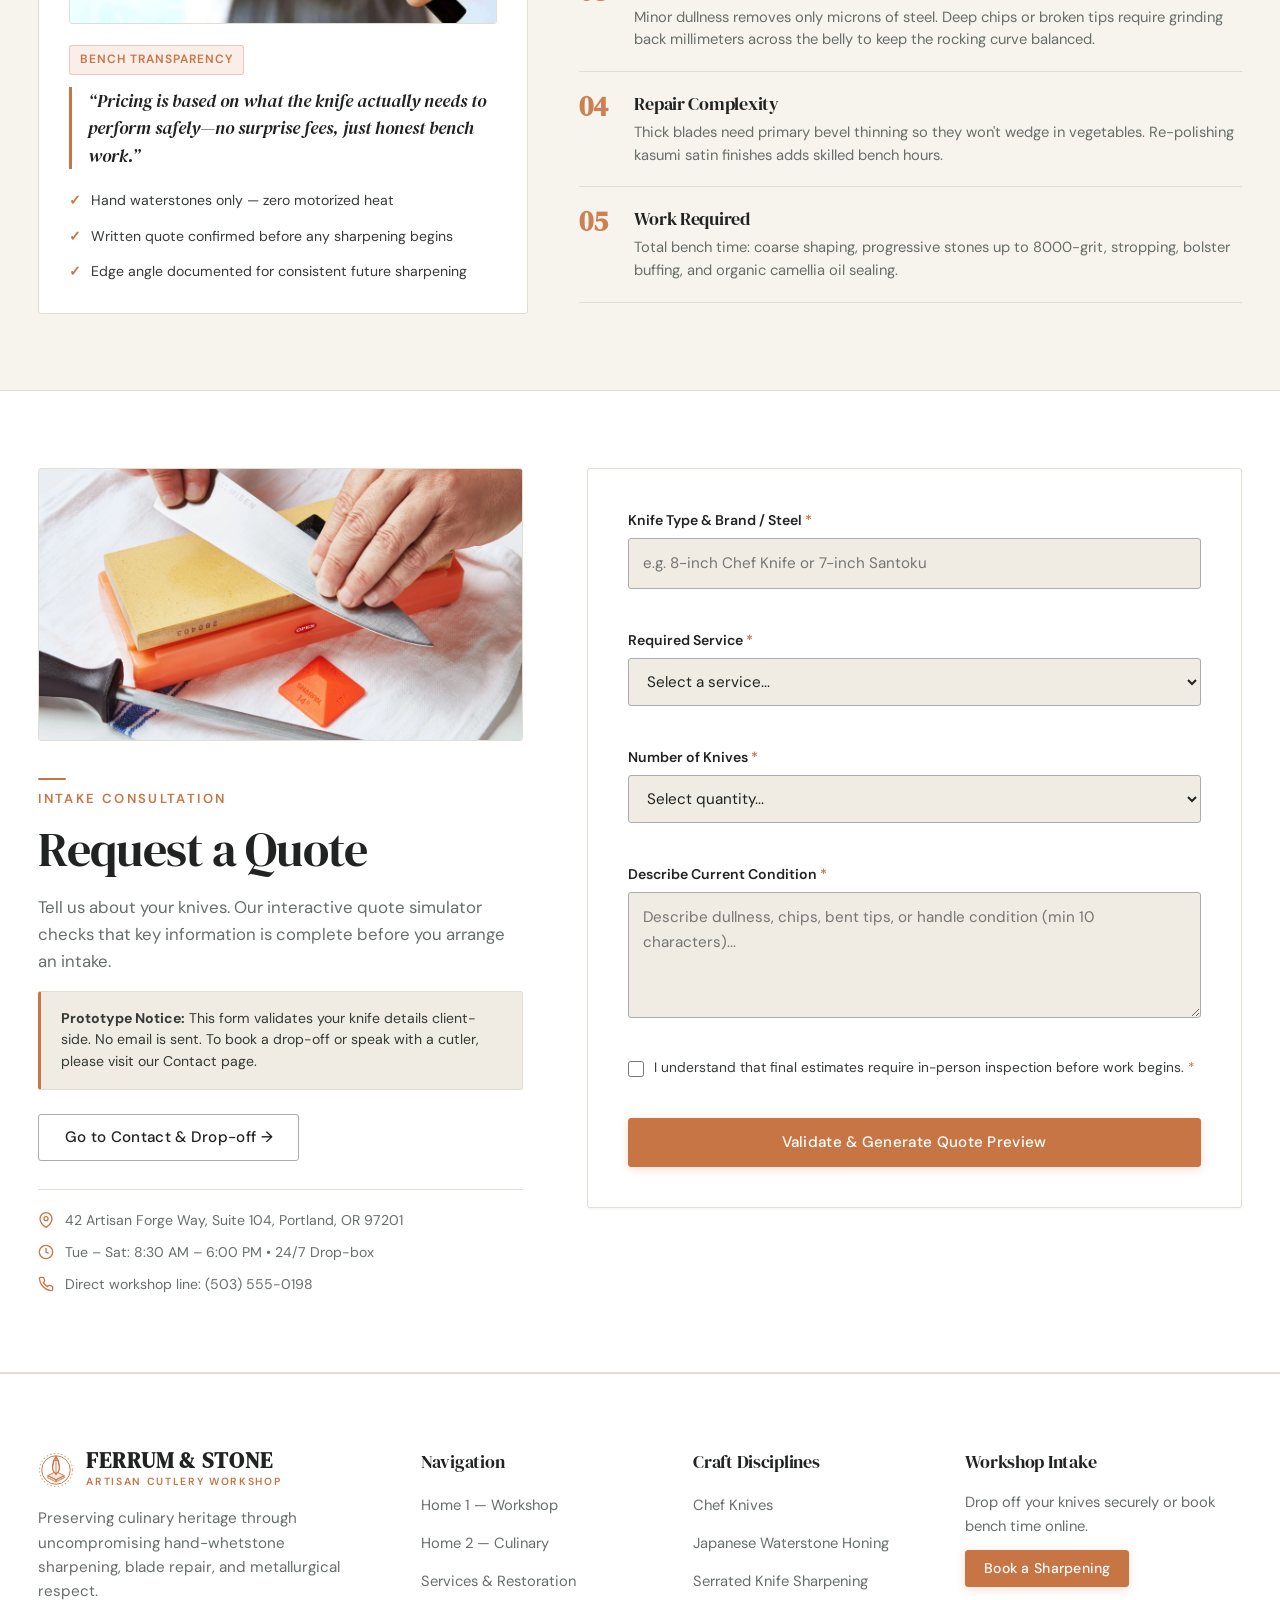
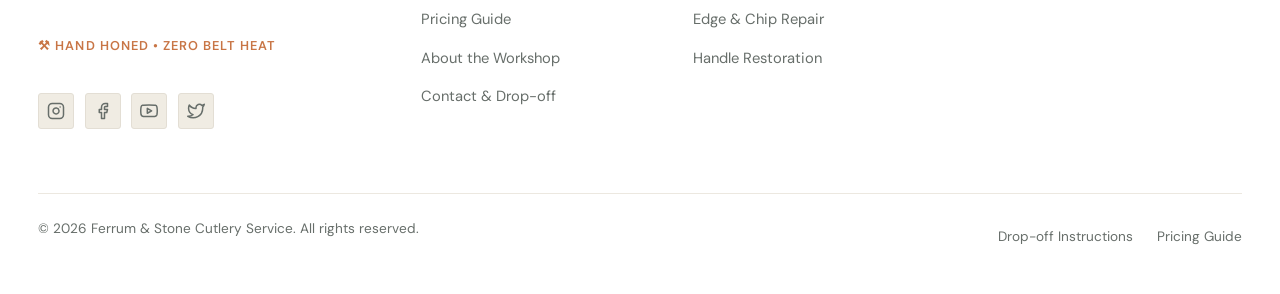
<file: pricing.html>
<!DOCTYPE html>
<html lang="en" dir="ltr" data-theme="light">
<head>
  <meta charset="UTF-8">
  <meta name="viewport" content="width=device-width, initial-scale=1.0">
  <title>Straightforward Sharpening Prices &amp; Cutlery Repair Guide | Ferrum &amp; Stone</title>
  <meta name="description" content="Review kitchen knife sharpening price placeholders, specialist blade rates, restorative repair estimates, and transparent pricing factors at Ferrum &amp; Stone.">
  <link rel="icon" type="image/svg+xml" href="assets/favicon.svg">
  <link rel="stylesheet" href="css/design-system.css">
  <link rel="stylesheet" href="css/layout.css">
</head>
<body>

  <!-- Page Loader -->
  <div id="pageLoader" class="page-loader" aria-hidden="true">
    <div class="loader-content">
      <svg class="loader-emblem" viewBox="0 0 48 48" fill="none" xmlns="http://www.w3.org/2000/svg">
        <circle cx="24" cy="24" r="22" stroke="#c06038" stroke-width="1.5" stroke-dasharray="3 3" opacity="0.6"/>
        <circle cx="24" cy="24" r="19" stroke="#c06038" stroke-width="1.25"/>
        <path d="M13 31.5L24 37L35 31.5L24 26L13 31.5Z" fill="#c06038" fill-opacity="0.25" stroke="#c06038" stroke-width="1.2"/>
        <path d="M24 6C24 6 28 11.5 28.5 19.5C28.8 24 26.8 27.5 24 29C21.2 27.5 19.2 24 19.5 19.5C20 11.5 24 6 24 6Z" fill="#181e1a" stroke="#d4af37" stroke-width="1.8"/>
        <line x1="24" y1="7" x2="24" y2="28" stroke="#ffffff" stroke-width="1.2" opacity="0.75"/>
        <circle cx="24" cy="29" r="2" fill="#ffd166"/>
      </svg>
      <div class="loader-brand-title">FERRUM &amp; STONE</div>
      <div class="loader-brand-sub">Artisan Cutlery Workshop</div>
      <div class="loader-bar-wrap"><div class="loader-bar-fill"></div></div>
    </div>
  </div>

  <!-- Shared Header / Navbar -->
  <header class="site-header" id="mainHeader">
    <div class="container">
      <nav class="navbar-container" aria-label="Main Navigation">
        
        <!-- Brand Logo -->
        <a href="index.html" class="brand-logo" aria-label="Ferrum and Stone - Home">
          <div class="brand-icon" aria-hidden="true">
            <svg viewBox="0 0 48 48" fill="none" xmlns="http://www.w3.org/2000/svg">
              <circle cx="24" cy="24" r="22" stroke="currentColor" stroke-width="1.5" stroke-dasharray="2 3" opacity="0.6"/>
              <circle cx="24" cy="24" r="19" stroke="currentColor" stroke-width="1.25"/>
              <path d="M13 31.5L24 37L35 31.5L24 26L13 31.5Z" fill="currentColor" fill-opacity="0.2" stroke="currentColor" stroke-width="1.2" stroke-linejoin="round"/>
              <path d="M13 31.5V34.5L24 40V37L13 31.5Z" fill="currentColor" fill-opacity="0.3" stroke="currentColor" stroke-width="1"/>
              <path d="M35 31.5V34.5L24 40V37L35 31.5Z" fill="currentColor" fill-opacity="0.4" stroke="currentColor" stroke-width="1"/>
              <path d="M24 6C24 6 28 11.5 28.5 19.5C28.8 24 26.8 27.5 24 29C21.2 27.5 19.2 24 19.5 19.5C20 11.5 24 6 24 6Z" fill="var(--bg-surface)" stroke="currentColor" stroke-width="1.8" stroke-linejoin="round"/>
              <line x1="24" y1="7" x2="24" y2="28" stroke="currentColor" stroke-width="1.2" stroke-linecap="round"/>
              <path d="M21 11H27" stroke="currentColor" stroke-width="1.5" stroke-linecap="round"/>
              <circle cx="24" cy="29" r="1.5" fill="currentColor"/>
            </svg>
          </div>
          <div class="brand-text">
            <span class="brand-name">Ferrum &amp; Stone</span>
            <span class="brand-tagline">Artisan Cutlery Workshop</span>
          </div>
        </a>

        <!-- Centered Navigation -->
        <div class="nav-center-wrapper">
          <ul class="nav-links">
            <li class="nav-dropdown" id="homeDropdown">
              <button type="button" class="dropdown-trigger" aria-expanded="false" aria-haspopup="true" aria-controls="homeMenu">
                <span>Home</span>
                <svg class="chevron-icon" viewBox="0 0 20 20" fill="currentColor" aria-hidden="true">
                  <path fill-rule="evenodd" d="M5.293 7.293a1 1 0 011.414 0L10 10.586l3.293-3.293a1 1 0 111.414 1.414l-4 4a1 1 0 01-1.414 0l-4-4a1 1 0 010-1.414z" clip-rule="evenodd"/>
                </svg>
              </button>
              <div class="dropdown-menu" id="homeMenu" role="menu">
                <a href="index.html" class="dropdown-item" role="menuitem">Home 1 — Workshop</a>
                <a href="home-2.html" class="dropdown-item" role="menuitem">Home 2 — Culinary Edition</a>
              </div>
            </li>
            <li><a href="about.html" class="nav-link">About</a></li>
            <li><a href="services.html" class="nav-link">Services</a></li>
            <li><a href="pricing.html" class="nav-link active" aria-current="page">Pricing Guide</a></li>
            <li><a href="contact.html" class="nav-link">Contact</a></li>
          </ul>
        </div>

        <!-- Header Actions: Theme & Direction Toggles + CTA -->
        <div class="header-actions">
          <button type="button" class="btn-icon theme-toggle-btn" aria-label="Toggle dark/light theme" title="Toggle Theme">
            <svg class="icon-moon" width="18" height="18" viewBox="0 0 24 24" fill="none" stroke="currentColor" stroke-width="2" stroke-linecap="round" stroke-linejoin="round" aria-hidden="true">
              <path d="M21 12.79A9 9 0 1 1 11.21 3 7 7 0 0 0 21 12.79z"></path>
            </svg>
            <svg class="icon-sun" width="18" height="18" viewBox="0 0 24 24" fill="none" stroke="currentColor" stroke-width="2" stroke-linecap="round" stroke-linejoin="round" aria-hidden="true" style="display: none;">
              <circle cx="12" cy="12" r="5"></circle>
              <line x1="12" y1="1" x2="12" y2="3"></line>
              <line x1="12" y1="21" x2="12" y2="23"></line>
              <line x1="4.22" y1="4.22" x2="5.64" y2="5.64"></line>
              <line x1="18.36" y1="18.36" x2="19.78" y2="19.78"></line>
              <line x1="1" y1="12" x2="3" y2="12"></line>
              <line x1="21" y1="12" x2="23" y2="12"></line>
              <line x1="4.22" y1="19.78" x2="5.64" y2="18.36"></line>
              <line x1="18.36" y1="5.64" x2="19.78" y2="4.22"></line>
            </svg>
          </button>

          <button type="button" class="btn-icon dir-toggle-btn" aria-label="Toggle text direction LTR/RTL" title="Toggle RTL">
            <span class="dir-label">RTL</span>
          </button>

          <a href="contact.html#book" class="btn btn-primary btn-sm btn-book">Book a Sharpening</a>

          <!-- Hamburger Button (Mobile / Tablet / iPad) -->
          <button type="button" class="hamburger-btn" aria-label="Toggle Navigation Menu" aria-expanded="false" aria-controls="mobileDrawer">
            <span class="hamburger-icon" aria-hidden="true">
              <span class="hamburger-line"></span>
              <span class="hamburger-line"></span>
              <span class="hamburger-line"></span>
            </span>
          </button>
        </div>

      </nav>
    </div>
  </header>

  <!-- Mobile Drawer Backdrop & Menu -->
  <div class="mobile-nav-backdrop" id="mobileBackdrop"></div>
  <div class="mobile-nav-drawer" id="mobileDrawer" role="dialog" aria-modal="true" aria-label="Mobile Navigation">
    <div class="mobile-nav-header">
      <div class="brand-text">
        <span class="brand-name">Ferrum &amp; Stone</span>
        <span class="brand-tagline">Artisan Cutlery</span>
      </div>
      <button type="button" class="mobile-nav-close" aria-label="Close navigation menu">
        <svg width="20" height="20" viewBox="0 0 24 24" fill="none" stroke="currentColor" stroke-width="2" stroke-linecap="round" stroke-linejoin="round" aria-hidden="true">
          <line x1="18" y1="6" x2="6" y2="18"></line>
          <line x1="6" y1="6" x2="18" y2="18"></line>
        </svg>
      </button>
    </div>

    <div class="mobile-nav-list">
      <div class="mobile-dropdown">
        <button type="button" class="mobile-dropdown-header" aria-expanded="false">
          <span>Home</span>
          <svg class="chevron-icon" width="16" height="16" viewBox="0 0 20 20" fill="currentColor" aria-hidden="true">
            <path fill-rule="evenodd" d="M5.293 7.293a1 1 0 011.414 0L10 10.586l3.293-3.293a1 1 0 111.414 1.414l-4 4a1 1 0 01-1.414 0l-4-4a1 1 0 010-1.414z" clip-rule="evenodd"/>
          </svg>
        </button>
        <div class="mobile-sub-menu">
          <a href="index.html" class="mobile-sub-link">Home 1 — Workshop</a>
          <a href="home-2.html" class="mobile-sub-link">Home 2 — Culinary Edition</a>
        </div>
      </div>
      <a href="about.html" class="mobile-nav-link">About</a>
      <a href="services.html" class="mobile-nav-link">Services</a>
      <a href="pricing.html" class="mobile-nav-link active" aria-current="page">Pricing Guide</a>
      <a href="contact.html" class="mobile-nav-link">Contact</a>
    </div>

    <div class="mobile-nav-footer">
      <a href="contact.html#book" class="btn btn-primary" style="width: 100%;">Book a Sharpening</a>
      <div class="mobile-toggles-row">
        <div class="mobile-toggle-item">
          <span>Theme:</span>
          <button type="button" class="btn-icon theme-toggle-btn" aria-label="Toggle theme in drawer">
            <svg class="icon-moon" width="16" height="16" viewBox="0 0 24 24" fill="none" stroke="currentColor" stroke-width="2"><path d="M21 12.79A9 9 0 1 1 11.21 3 7 7 0 0 0 21 12.79z"></path></svg>
            <svg class="icon-sun" width="16" height="16" viewBox="0 0 24 24" fill="none" stroke="currentColor" stroke-width="2" stroke-linecap="round" stroke-linejoin="round" style="display:none;"><circle cx="12" cy="12" r="5"></circle><line x1="12" y1="1" x2="12" y2="3"></line><line x1="12" y1="21" x2="12" y2="23"></line><line x1="4.22" y1="4.22" x2="5.64" y2="5.64"></line><line x1="18.36" y1="18.36" x2="19.78" y2="19.78"></line><line x1="1" y1="12" x2="3" y2="12"></line><line x1="21" y1="12" x2="23" y2="12"></line><line x1="4.22" y1="19.78" x2="5.64" y2="18.36"></line><line x1="18.36" y1="5.64" x2="19.78" y2="4.22"></line></svg>
          </button>
        </div>
        <div class="mobile-toggle-item">
          <span>Direction:</span>
          <button type="button" class="btn-icon dir-toggle-btn" aria-label="Toggle text direction in drawer">
            <span class="dir-label">RTL</span>
          </button>
        </div>
      </div>
    </div>
  </div>

  <!-- Main Content: Exactly Six Main Sections -->
  <main id="mainContent">

    <!-- =======================================================================
         SECTION 1 — PAGE INTRO
         Shared non-home intro component matching Services and Contact
         Exact height, top spacing, and responsive behavior
         ======================================================================= -->
    <section class="page-intro" id="pricingIntro" aria-label="Pricing Guide Introduction">
      <div class="container">
        <div class="page-intro-grid">
          <div class="page-intro-inner">
            <nav class="breadcrumbs" aria-label="Breadcrumb">
              <a href="index.html">Home</a>
              <span class="separator" aria-hidden="true">&rsaquo;</span>
              <span aria-current="page">Pricing Guide</span>
            </nav>
            <div class="page-intro-meta">
              <span class="badge badge-copper">Workshop Rates</span>
            </div>
            <h1>Straightforward Sharpening Prices</h1>
            <p class="page-intro-desc">
              Clear, honest prices for routine sharpening. Restorative repairs, chip corrections, and handle restorations depend on hands-on inspection before an estimate is confirmed.
            </p>
          </div>
          <div class="page-intro-media">
            <img src="assets/images/pricing_quote_bench.jpg" alt="Culinary knives on the workshop bench awaiting inspection and sharpening estimate" loading="eager">
          </div>
        </div>
      </div>
    </section>

    <!-- =======================================================================
         SECTION 2 — KNIFE SHARPENING PRICES
         Clean editorial table for common knife types with thumbnail photos
         Clearly labelled editable demo prices / visible placeholders
         Never presents invented demo prices as confirmed business pricing
         ======================================================================= -->
    <section class="pricing-section pricing-section--surface" id="knifeSharpeningPrices" aria-labelledby="knifePricesHeading">
      <div class="container">
        
        <header class="pricing-section-header">
          <span class="eyebrow">Everyday Kitchen Cutlery</span>
          <h2 id="knifePricesHeading">Knife Sharpening Prices</h2>
          <p class="text-lead">
            Hand-honed on Japanese waterstones up to 8000-grit and finished on leather.
          </p>
        </header>

        <!-- Prominent Editorial Notice Banner -->
        <aside class="pricing-disclaimer-banner" role="note" aria-label="Pricing Demonstration Notice">
          <svg class="pricing-disclaimer-icon" viewBox="0 0 24 24" fill="none" stroke="currentColor" stroke-width="2" stroke-linecap="round" stroke-linejoin="round" aria-hidden="true">
            <circle cx="12" cy="12" r="10"></circle>
            <line x1="12" y1="8" x2="12" y2="12"></line>
            <line x1="12" y1="16" x2="12.01" y2="16"></line>
          </svg>
          <div class="pricing-disclaimer-text">
            <strong>Editable Demo Placeholders:</strong> Confirmed business prices have not yet been provided. The prices shown below are clearly marked demo placeholders for testing and layout presentation. Final rates are verified during in-hand consultation before any sharpening begins.
          </div>
        </aside>

        <!-- Editorial Table with Knife Images -->
        <div class="editorial-price-table-wrap">
          <table class="editorial-price-table">
            <thead>
              <tr>
                <th scope="col">Knife Type</th>
                <th scope="col">Service Included</th>
                <th scope="col">Turnaround</th>
                <th scope="col">Guide Price</th>
              </tr>
            </thead>
            <tbody>
              <!-- 1. Chef Knife -->
              <tr>
                <td data-label="Knife Type">
                  <div class="knife-type-with-thumb">
                    <img src="assets/images/h1_knife_chef.jpg" alt="Chef Knife" class="knife-table-thumb" loading="lazy">
                    <div>
                      <div class="knife-name-cell">Chef Knife</div>
                    </div>
                  </div>
                </td>
                <td data-label="Service Included" class="knife-service-cell">
                  Full waterstone progression (1000/4000/8000#) + leather strop deburring.
                </td>
                <td data-label="Turnaround">
                  <span class="knife-time-badge">24&ndash;48 Hours</span>
                </td>
                <td data-label="Guide Price">
                  <div class="demo-price-wrap">
                    <span class="demo-price-val">[Demo: $18.00]</span>
                    <span class="demo-price-tag">Editable Placeholder</span>
                  </div>
                </td>
              </tr>

              <!-- 2. Santoku -->
              <tr>
                <td data-label="Knife Type">
                  <div class="knife-type-with-thumb">
                    <img src="assets/images/h1_knife_santoku.jpg" alt="Santoku Knife" class="knife-table-thumb" loading="lazy">
                    <div>
                      <div class="knife-name-cell">Santoku Knife</div>
                    </div>
                  </div>
                </td>
                <td data-label="Service Included" class="knife-service-cell">
                  Flat-spot refinement for push-cutting, acute 15&deg; double bevel.
                </td>
                <td data-label="Turnaround">
                  <span class="knife-time-badge">24&ndash;48 Hours</span>
                </td>
                <td data-label="Guide Price">
                  <div class="demo-price-wrap">
                    <span class="demo-price-val">[Demo: $16.00]</span>
                    <span class="demo-price-tag">Editable Placeholder</span>
                  </div>
                </td>
              </tr>

              <!-- 3. Paring Knife -->
              <tr>
                <td data-label="Knife Type">
                  <div class="knife-type-with-thumb">
                    <img src="assets/images/h1_knife_paring_user.jpg" alt="Paring Knife" class="knife-table-thumb" loading="lazy">
                    <div>
                      <div class="knife-name-cell">Paring Knife</div>
                    </div>
                  </div>
                </td>
                <td data-label="Service Included" class="knife-service-cell">
                  Delicate apex reset, tip alignment, shoulder relief for peeling.
                </td>
                <td data-label="Turnaround">
                  <span class="knife-time-badge">Same-Day / 24h</span>
                </td>
                <td data-label="Guide Price">
                  <div class="demo-price-wrap">
                    <span class="demo-price-val">[Demo: $12.00]</span>
                    <span class="demo-price-tag">Editable Placeholder</span>
                  </div>
                </td>
              </tr>

              <!-- 4. Utility Knife -->
              <tr>
                <td data-label="Knife Type">
                  <div class="knife-type-with-thumb">
                    <img src="assets/images/h1_knife_utility_user.png" alt="Utility Knife" class="knife-table-thumb" loading="lazy">
                    <div>
                      <div class="knife-name-cell">Utility &amp; Petty Knife</div>
                    </div>
                  </div>
                </td>
                <td data-label="Service Included" class="knife-service-cell">
                  Board-prep geometry, burr elimination, keen cutting bite.
                </td>
                <td data-label="Turnaround">
                  <span class="knife-time-badge">24&ndash;48 Hours</span>
                </td>
                <td data-label="Guide Price">
                  <div class="demo-price-wrap">
                    <span class="demo-price-val">[Demo: $14.00]</span>
                    <span class="demo-price-tag">Editable Placeholder</span>
                  </div>
                </td>
              </tr>

              <!-- 5. Carving Knife -->
              <tr>
                <td data-label="Knife Type">
                  <div class="knife-type-with-thumb">
                    <img src="assets/images/h1_knife_carving_user.jpg" alt="Carving Knife" class="knife-table-thumb" loading="lazy">
                    <div>
                      <div class="knife-name-cell">Carving &amp; Slicing Knife</div>
                    </div>
                  </div>
                </td>
                <td data-label="Service Included" class="knife-service-cell">
                  Mirror bevel polish to glide through cooked meats without tearing.
                </td>
                <td data-label="Turnaround">
                  <span class="knife-time-badge">24&ndash;48 Hours</span>
                </td>
                <td data-label="Guide Price">
                  <div class="demo-price-wrap">
                    <span class="demo-price-val">[Demo: $20.00]</span>
                    <span class="demo-price-tag">Editable Placeholder</span>
                  </div>
                </td>
              </tr>

              <!-- 6. Bread & Serrated Knife -->
              <tr>
                <td data-label="Knife Type">
                  <div class="knife-type-with-thumb">
                    <img src="assets/images/h1_knife_bread_user.jpg" alt="Bread Knife" class="knife-table-thumb" loading="lazy">
                    <div>
                      <div class="knife-name-cell">Bread &amp; Serrated Knife</div>
                    </div>
                  </div>
                </td>
                <td data-label="Service Included" class="knife-service-cell">
                  Individual scallop honing on contoured ceramic slipstones.
                </td>
                <td data-label="Turnaround">
                  <span class="knife-time-badge">48 Hours</span>
                </td>
                <td data-label="Guide Price">
                  <div class="demo-price-wrap">
                    <span class="demo-price-val">[Demo: $18.00]</span>
                    <span class="demo-price-tag">Editable Placeholder</span>
                  </div>
                </td>
              </tr>
            </tbody>
          </table>
        </div>

      </div>
    </section>

    <!-- =======================================================================
         SECTION 3 — SPECIALIST KNIVES
         Specialist blades with clear images & short scannable copy
         Explains that service & price depend on the blade
         Maximum two cards per row (iPad, iPad Pro, Desktop)
         ======================================================================= -->
    <section class="pricing-section" id="specialistKnives" aria-labelledby="specialistKnivesHeading">
      <div class="container">
        
        <header class="pricing-section-header">
          <span class="eyebrow">Asymmetric &amp; Specialty Knives</span>
          <h2 id="specialistKnivesHeading">Specialist Knives</h2>
          <p class="text-lead">
            Blades with asymmetric grinds or complex metallurgy require custom stone sequences. Service and price depend on the blade.
          </p>
        </header>

        <!-- Responsive Grid: Desktop 4 cards per row, iPad & iPad Pro max 2 cards, Mobile 1 card -->
        <div class="card-grid-4">

          <!-- 1. Japanese Single-Bevel -->
          <article class="specialist-card">
            <div class="specialist-card-media">
              <img src="assets/images/h1_service_japanese.jpg" alt="Japanese single bevel knife on whetstone" loading="lazy">
            </div>
            <div class="specialist-card-body">
              <div>
                <div class="specialist-card-header">
                  <span class="badge badge-copper">Kataba Geometry</span>
                </div>
                <h3 class="specialist-card-title">Japanese Single-Bevel Knives</h3>
                <p class="specialist-card-desc">
                  Preserves the concave back (*uraoshi*) and crisp *shinogi* line. Service and pricing depend on steel hardness and bevel flatness.
                </p>
              </div>
              <div class="specialist-card-footer">
                <span class="specialist-guide-badge">[Demo: $26&ndash;$38]</span>
                <span style="font-size: 0.82rem; color: var(--text-muted);">Assessed by blade</span>
              </div>
            </div>
          </article>

          <!-- 2. Serrated & Bread Knives -->
          <article class="specialist-card">
            <div class="specialist-card-media">
              <img src="assets/images/h1_service_serrated.jpg" alt="Serrated bread knife with scalloped edge" loading="lazy">
            </div>
            <div class="specialist-card-body">
              <div>
                <div class="specialist-card-header">
                  <span class="badge badge-forest">Custom Scallops</span>
                </div>
                <h3 class="specialist-card-title">Serrated &amp; Bread Knives</h3>
                <p class="specialist-card-desc">
                  Every scallop is hand-honed with matching ceramic slipstones. Service and pricing depend on tooth pitch and blade length.
                </p>
              </div>
              <div class="specialist-card-footer">
                <span class="specialist-guide-badge">[Demo: $18&ndash;$26]</span>
                <span style="font-size: 0.82rem; color: var(--text-muted);">Assessed by tooth count</span>
              </div>
            </div>
          </article>

          <!-- 3. Cleavers & Heavy Choppers -->
          <article class="specialist-card">
            <div class="specialist-card-media">
              <img src="assets/images/h1_knife_cleaver_user.jpg" alt="Heavy butcher cleaver on butcher block" loading="lazy">
            </div>
            <div class="specialist-card-body">
              <div>
                <div class="specialist-card-header">
                  <span class="badge badge-copper">Convex Bevel</span>
                </div>
                <h3 class="specialist-card-title">Cleavers &amp; Heavy Choppers</h3>
                <p class="specialist-card-desc">
                  Reinforced convex *hamaguri-ba* bevels built to resist chipping. Service and pricing depend on spine thickness and blade mass.
                </p>
              </div>
              <div class="specialist-card-footer">
                <span class="specialist-guide-badge">[Demo: $22&ndash;$32]</span>
                <span style="font-size: 0.82rem; color: var(--text-muted);">Assessed by blade mass</span>
              </div>
            </div>
          </article>

          <!-- 4. Damascus & Specialty Knives -->
          <article class="specialist-card">
            <div class="specialist-card-media">
              <img src="assets/images/h1_service_chef.jpg" alt="Damascus patterned steel kitchen blade" loading="lazy">
            </div>
            <div class="specialist-card-body">
              <div>
                <div class="specialist-card-header">
                  <span class="badge badge-forest">Pattern-Welded</span>
                </div>
                <h3 class="specialist-card-title">Damascus &amp; Specialty Blades</h3>
                <p class="specialist-card-desc">
                  Sharpened with non-abrasive care to protect layered steel contrast. Service and pricing depend on steel type and maker geometry.
                </p>
              </div>
              <div class="specialist-card-footer">
                <span class="specialist-guide-badge">[Demo: $28&ndash;$45]</span>
                <span style="font-size: 0.82rem; color: var(--text-muted);">Assessed by steel &amp; finish</span>
              </div>
            </div>
          </article>

        </div>

        <div class="specialist-footer-note">
          <strong>Specialist Note:</strong> Because specialist blades differ in metallurgy and profile, final rates are confirmed after in-person inspection.
        </div>

      </div>
    </section>

    <!-- =======================================================================
         SECTION 4 — REPAIR & RESTORATION ESTIMATES
         Visual repair cards explaining chip repair, edge correction, and handle repairs
         Explains that estimates require inspection before confirmation
         Clear "Request an Estimate" link to Contact
         Maximum two cards per row (iPad, iPad Pro, Desktop)
         ======================================================================= -->
    <section class="pricing-section pricing-section--surface" id="repairEstimates" aria-labelledby="repairEstimatesHeading">
      <div class="container">
        
        <header class="pricing-section-header">
          <span class="eyebrow">Restoration Services</span>
          <h2 id="repairEstimatesHeading">Repair &amp; Restoration Estimates</h2>
          <p class="text-lead">
            Chip repair, edge correction, and handle restoration may require inspection before an accurate estimate can be confirmed.
          </p>
        </header>

        <!-- STRICT RULE: Maximum Two Cards Per Row at All Viewports -->
        <div class="card-grid-2">

          <!-- Repair Card 1: Edge & Chip Repair -->
          <article class="repair-card">
            <div class="repair-card-media">
              <img src="assets/images/h2_repair_chip_user.png" alt="Chipped knife blade edge undergoing microscopic inspection" loading="lazy">
            </div>
            <div class="repair-card-body">
              <div class="repair-card-header">
                <span class="repair-card-subtitle">Edge Correction</span>
                <h3 class="repair-card-title">Chip Repair &amp; Edge Correction</h3>
                <p class="repair-card-desc">
                  Deep chips, snapped tips, or bent edges require reprofiling the curvature. We inspect the blade to ensure reprofiling leaves safe thickness behind the edge.
                </p>
                <ul class="repair-scope-list">
                  <li class="repair-scope-item">
                    <span class="repair-scope-bullet">&bull;</span>
                    <span>Deep chip grinding &amp; contour balancing</span>
                  </li>
                  <li class="repair-scope-item">
                    <span class="repair-scope-bullet">&bull;</span>
                    <span>Broken tip reshaping (drop-point / reverse-tanto)</span>
                  </li>
                  <li class="repair-scope-item">
                    <span class="repair-scope-bullet">&bull;</span>
                    <span>Bolster reduction to eliminate rocking gaps</span>
                  </li>
                </ul>
              </div>
              <div class="repair-card-quote-box">
                <strong>Estimate Requirement:</strong>
                <span>Inspection required before confirmation &bull; Demo guide: [Demo: $12&ndash;$35+]</span>
              </div>
            </div>
          </article>

          <!-- Repair Card 2: Geometry Thinning & Handle Repairs -->
          <article class="repair-card">
            <div class="repair-card-media">
              <img src="assets/images/h2_repair_handle_user.jpg" alt="Cutlery wooden handle reconditioning and bolster stabilization" loading="lazy">
            </div>
            <div class="repair-card-body">
              <div class="repair-card-header">
                <span class="repair-card-subtitle">Thinning &amp; Timber Care</span>
                <h3 class="repair-card-title">Geometry Thinning &amp; Handle Repairs</h3>
                <p class="repair-card-desc">
                  Repeated sharpening thickens blade shoulders, causing wedging in food. Thinning restores effortless cuts. Loose handles and dry timber are re-pinned and waxed.
                </p>
                <ul class="repair-scope-list">
                  <li class="repair-scope-item">
                    <span class="repair-scope-bullet">&bull;</span>
                    <span>Primary bevel thinning &amp; satin scratch reset</span>
                  </li>
                  <li class="repair-scope-item">
                    <span class="repair-scope-bullet">&bull;</span>
                    <span>Wa-handle replacement, re-gluing, and ferrule alignment</span>
                  </li>
                  <li class="repair-scope-item">
                    <span class="repair-scope-bullet">&bull;</span>
                    <span>Western scale rivet tightening &amp; beeswax conditioning</span>
                  </li>
                </ul>
              </div>
              <div class="repair-card-quote-box">
                <strong>Estimate Requirement:</strong>
                <span>Inspection required before confirmation &bull; Demo guide: [Demo: $20&ndash;$55+]</span>
              </div>
            </div>
          </article>

        </div>

        <!-- Banner with Clear CTA to Contact -->
        <div class="estimate-cta-banner">
          <div>
            <h3>Need a Repair Estimate?</h3>
            <p>
              Drop off your knives or send details through our intake form. We inspect the blade and confirm a clear estimate before work starts.
            </p>
          </div>
          <div>
            <a href="contact.html#book" class="btn btn-primary">Request an Estimate &rarr;</a>
          </div>
        </div>

      </div>
    </section>

    <!-- =======================================================================
         SECTION 5 — WHAT AFFECTS THE PRICE?
         Explains blade type, condition, damage severity, complexity, work required
         Distinct editorial layout with artisan inspection photo (NOT a card grid)
         ======================================================================= -->
    <section class="pricing-section" id="priceFactors" aria-labelledby="priceFactorsHeading">
      <div class="container">
        
        <header class="pricing-section-header">
          <span class="eyebrow">Fair Bench Billing</span>
          <h2 id="priceFactorsHeading">What Affects the Price?</h2>
          <p class="text-lead">
            Every knife has a different history. Five core factors determine the bench time, stone wear, and care needed.
          </p>
        </header>

        <!-- DISTINCT EDITORIAL LAYOUT (Photo Manifesto + Numbered Ledger) -->
        <div class="price-factors-editorial">

          <!-- Left: Workshop Inspection Visual & Philosophy -->
          <div class="factors-manifesto-box">
            <div class="factors-img-wrap">
              <img src="assets/images/pricing_factors_chef.png" alt="Professional chef holding Damascus knife crossed with honing steel" loading="lazy">
            </div>
            <span class="badge badge-copper" style="margin-bottom: 0.75rem;">Bench Transparency</span>
            <blockquote class="factors-quote">
              &ldquo;Pricing is based on what the knife actually needs to perform safely&mdash;no surprise fees, just honest bench work.&rdquo;
            </blockquote>
            <ul class="factors-commitments">
              <li class="factors-commitment-item">
                <span class="factors-commitment-check">&#10003;</span>
                <span>Hand waterstones only &mdash; zero motorized heat</span>
              </li>
              <li class="factors-commitment-item">
                <span class="factors-commitment-check">&#10003;</span>
                <span>Written quote confirmed before any sharpening begins</span>
              </li>
              <li class="factors-commitment-item">
                <span class="factors-commitment-check">&#10003;</span>
                <span>Edge angle documented for consistent future sharpening</span>
              </li>
            </ul>
          </div>

          <!-- Right: Numbered Editorial Ledger (01 through 05) -->
          <div class="factors-ledger">

            <!-- 01. Blade Type -->
            <div class="factors-ledger-item">
              <div class="factors-num" aria-hidden="true">01</div>
              <div>
                <h3 class="factors-title">Blade Type &amp; Steel</h3>
                <p class="factors-desc">
                  High-carbon Japanese steels (62&ndash;66 HRC) require diamond and ceramic stones. Softer European steels require different stone grits to avoid burr folding.
                </p>
              </div>
            </div>

            <!-- 02. Blade Condition -->
            <div class="factors-ledger-item">
              <div class="factors-num" aria-hidden="true">02</div>
              <div>
                <h3 class="factors-title">Blade Condition</h3>
                <p class="factors-desc">
                  Routine dullness takes standard waterstone progression. Blades damaged by pull-through sharpeners have dished bellies that must be reset from scratch.
                </p>
              </div>
            </div>

            <!-- 03. Damage Severity -->
            <div class="factors-ledger-item">
              <div class="factors-num" aria-hidden="true">03</div>
              <div>
                <h3 class="factors-title">Damage Severity</h3>
                <p class="factors-desc">
                  Minor dullness removes only microns of steel. Deep chips or broken tips require grinding back millimeters across the belly to keep the rocking curve balanced.
                </p>
              </div>
            </div>

            <!-- 04. Repair Complexity -->
            <div class="factors-ledger-item">
              <div class="factors-num" aria-hidden="true">04</div>
              <div>
                <h3 class="factors-title">Repair Complexity</h3>
                <p class="factors-desc">
                  Thick blades need primary bevel thinning so they won't wedge in vegetables. Re-polishing kasumi satin finishes adds skilled bench hours.
                </p>
              </div>
            </div>

            <!-- 05. Work Required -->
            <div class="factors-ledger-item">
              <div class="factors-num" aria-hidden="true">05</div>
              <div>
                <h3 class="factors-title">Work Required</h3>
                <p class="factors-desc">
                  Total bench time: coarse shaping, progressive stones up to 8000-grit, stropping, bolster buffing, and organic camellia oil sealing.
                </p>
              </div>
            </div>

          </div>

        </div>

      </div>
    </section>

    <!-- =======================================================================
         SECTION 6 — REQUEST A QUOTE
         Concise quote-request form and clear CTA to Contact page
         Includes knife type, required service, and description of condition
         Validates fields, provides helpful feedback
         Transparently disclaims that no real enquiry is sent without a backend
         ======================================================================= -->
    <section class="pricing-section pricing-section--surface" id="requestQuote" aria-labelledby="requestQuoteHeading">
      <div class="container quote-layout">
        
        <!-- Left Column: Guidance & Direct Contact Link -->
        <div class="quote-intro-panel">
          <div class="quote-intro-img">
            <img src="assets/images/pricing_quote_bench.jpg" alt="Artisan hands honing a chef knife on a whetstone with angle guide and honing steel" loading="lazy">
          </div>
          <span class="eyebrow">Intake Consultation</span>
          <h2 id="requestQuoteHeading">Request a Quote</h2>
          <p>
            Tell us about your knives. Our interactive quote simulator checks that key information is complete before you arrange an intake.
          </p>
          
          <div class="quote-prototype-callout">
            <strong>Prototype Notice:</strong> This form validates your knife details client-side. No email is sent. To book a drop-off or speak with a cutler, please visit our Contact page.
          </div>

          <a href="contact.html#book" class="btn btn-secondary">Go to Contact &amp; Drop-off &rarr;</a>

          <div class="quote-workshop-quickinfo">
            <div class="quickinfo-row">
              <svg class="quickinfo-icon" viewBox="0 0 24 24" fill="none" stroke="currentColor" stroke-width="2" aria-hidden="true">
                <path d="M21 10c0 7-9 13-9 13s-9-6-9-13a9 9 0 0 1 18 0z"></path>
                <circle cx="12" cy="10" r="3"></circle>
              </svg>
              <span>42 Artisan Forge Way, Suite 104, Portland, OR 97201</span>
            </div>
            <div class="quickinfo-row">
              <svg class="quickinfo-icon" viewBox="0 0 24 24" fill="none" stroke="currentColor" stroke-width="2" aria-hidden="true">
                <circle cx="12" cy="12" r="10"></circle>
                <polyline points="12 6 12 12 16 14"></polyline>
              </svg>
              <span>Tue &ndash; Sat: 8:30 AM &ndash; 6:00 PM &bull; 24/7 Drop-box</span>
            </div>
            <div class="quickinfo-row">
              <svg class="quickinfo-icon" viewBox="0 0 24 24" fill="none" stroke="currentColor" stroke-width="2" aria-hidden="true">
                <path d="M22 16.92v3a2 2 0 0 1-2.18 2 19.79 19.79 0 0 1-8.63-3.07 19.5 19.5 0 0 1-6-6 19.79 19.79 0 0 1-3.07-8.67A2 2 0 0 1 4.11 2h3a2 2 0 0 1 2 1.72 12.84 12.84 0 0 0 .7 2.81 2 2 0 0 1-.45 2.11L8.09 9.91a16 16 0 0 0 6 6l1.27-1.27a2 2 0 0 1 2.11-.45 12.84 12.84 0 0 0 2.81.7A2 2 0 0 1 22 16.92z"></path>
              </svg>
              <span>Direct workshop line: (503) 555-0198</span>
            </div>
          </div>
        </div>

        <!-- Right Column: Interactive Quote Form Panel -->
        <div class="quote-form-panel">
          <form class="quote-form-grid" id="quoteRequestForm" novalidate>
            
            <!-- 1. Knife Type -->
            <div class="form-group">
              <label for="quoteKnifeType" class="form-label">
                Knife Type &amp; Brand / Steel <span class="form-label-required" aria-hidden="true">*</span>
              </label>
              <input 
                type="text" 
                id="quoteKnifeType" 
                name="knifeType" 
                class="form-input" 
                required 
                maxlength="100" 
                placeholder="e.g. 8-inch Chef Knife or 7-inch Santoku" 
                aria-describedby="knifeTypeError"
              >
              <span class="field-error-msg" id="knifeTypeError" aria-live="polite"></span>
            </div>

            <!-- 2. Required Service -->
            <div class="form-group">
              <label for="quoteService" class="form-label">
                Required Service <span class="form-label-required" aria-hidden="true">*</span>
              </label>
              <select id="quoteService" name="service" class="form-select" required aria-describedby="serviceError">
                <option value="" disabled selected>Select a service...</option>
                <option value="Routine Hand-Whetstone Sharpening">Routine Hand-Whetstone Sharpening</option>
                <option value="Specialist Blade (Single-Bevel / Serrated / Damascus)">Specialist Blade (Single-Bevel / Serrated / Damascus)</option>
                <option value="Chip Repair or Tip Restoration">Chip Repair or Tip Restoration</option>
                <option value="Edge Geometry Correction &amp; Thinning">Edge Geometry Correction &amp; Thinning</option>
                <option value="Handle Reconditioning &amp; Stabilization">Handle Reconditioning &amp; Stabilization</option>
                <option value="Antique or Full Cutlery Restoration">Antique or Full Cutlery Restoration</option>
              </select>
              <span class="field-error-msg" id="serviceError" aria-live="polite"></span>
            </div>

            <!-- 3. Number of Knives -->
            <div class="form-group">
              <label for="quoteQuantity" class="form-label">
                Number of Knives <span class="form-label-required" aria-hidden="true">*</span>
              </label>
              <select id="quoteQuantity" name="quantity" class="form-select" required aria-describedby="quantityError">
                <option value="" disabled selected>Select quantity...</option>
                <option value="1 Knife">1 Knife</option>
                <option value="2–3 Knives">2 to 3 Knives</option>
                <option value="4–6 Knives (Set)">4 to 6 Knives (Block Set)</option>
                <option value="7+ Knives (Commercial / Batch)">7+ Knives (Commercial / Batch)</option>
              </select>
              <span class="field-error-msg" id="quantityError" aria-live="polite"></span>
            </div>

            <!-- 4. Condition Description -->
            <div class="form-group">
              <label for="quoteCondition" class="form-label">
                Describe Current Condition <span class="form-label-required" aria-hidden="true">*</span>
              </label>
              <textarea 
                id="quoteCondition" 
                name="condition" 
                class="form-textarea" 
                rows="4" 
                required 
                minlength="10" 
                maxlength="800" 
                placeholder="Describe dullness, chips, bent tips, or handle condition (min 10 characters)..." 
                aria-describedby="conditionError"
              ></textarea>
              <span class="field-error-msg" id="conditionError" aria-live="polite"></span>
            </div>

            <!-- 5. Inspection Acknowledgment Checkbox -->
            <div class="form-group">
              <label class="checkbox-wrap">
                <input type="checkbox" id="quoteInspectionAck" name="inspectionAck" required aria-describedby="ackError">
                <span>I understand that final estimates require in-person inspection before work begins. <span class="form-label-required" aria-hidden="true">*</span></span>
              </label>
              <span class="field-error-msg" id="ackError" aria-live="polite"></span>
            </div>

            <!-- Submit Button -->
            <button type="submit" class="btn btn-primary" id="btnSubmitQuote">
              Validate &amp; Generate Quote Preview
            </button>

            <!-- Dynamic Feedback Box (Shown upon validation) -->
            <div class="quote-feedback-card" id="quoteFeedback" role="status" aria-live="polite" hidden>
              <div class="quote-feedback-header">
                <svg class="quote-feedback-icon" viewBox="0 0 24 24" fill="none" stroke="currentColor" stroke-width="2" aria-hidden="true">
                  <path d="M22 11.08V12a10 10 0 1 1-5.93-9.14"></path>
                  <polyline points="22 4 12 14.01 9 11.01"></polyline>
                </svg>
                <h3 class="quote-feedback-title">Quote Details Validated (Demo Preview)</h3>
              </div>

              <div class="quote-feedback-summary" id="quoteFeedbackSummary">
                <!-- Dynamically populated -->
              </div>

              <p class="quote-feedback-disclaimer">
                <strong>Notice:</strong> This is a design prototype without an active backend. No message was sent. To arrange a drop-off or speak with a cutler, please use our Contact page.
              </p>

              <div class="quote-feedback-actions">
                <a href="contact.html#book" class="btn btn-primary btn-sm">Proceed to Contact &amp; Intake &rarr;</a>
                <button type="button" class="btn btn-secondary btn-sm" id="btnResetQuote">Reset Form</button>
              </div>
            </div>

          </form>
        </div>

      </div>
    </section>

  </main>

  <!-- Shared Footer -->
  <footer class="site-footer">
    <div class="container">
      <div class="footer-grid">
        
        <div class="footer-brand">
          <div class="brand-logo">
            <div class="brand-icon" aria-hidden="true">
              <svg viewBox="0 0 48 48" fill="none" xmlns="http://www.w3.org/2000/svg">
                <circle cx="24" cy="24" r="22" stroke="currentColor" stroke-width="1.5" stroke-dasharray="2 3" opacity="0.6"/>
                <circle cx="24" cy="24" r="19" stroke="currentColor" stroke-width="1.25"/>
                <path d="M13 31.5L24 37L35 31.5L24 26L13 31.5Z" fill="currentColor" fill-opacity="0.2" stroke="currentColor" stroke-width="1.2" stroke-linejoin="round"/>
                <path d="M13 31.5V34.5L24 40V37L13 31.5Z" fill="currentColor" fill-opacity="0.3" stroke="currentColor" stroke-width="1"/>
                <path d="M35 31.5V34.5L24 40V37L35 31.5Z" fill="currentColor" fill-opacity="0.4" stroke="currentColor" stroke-width="1"/>
                <path d="M24 6C24 6 28 11.5 28.5 19.5C28.8 24 26.8 27.5 24 29C21.2 27.5 19.2 24 19.5 19.5C20 11.5 24 6 24 6Z" fill="var(--bg-surface)" stroke="currentColor" stroke-width="1.8" stroke-linejoin="round"/>
                <line x1="24" y1="7" x2="24" y2="28" stroke="currentColor" stroke-width="1.2" stroke-linecap="round"/>
                <path d="M21 11H27" stroke="currentColor" stroke-width="1.5" stroke-linecap="round"/>
                <circle cx="24" cy="29" r="1.5" fill="currentColor"/>
              </svg>
            </div>
            <div class="brand-text">
              <span class="brand-name">Ferrum &amp; Stone</span>
              <span class="brand-tagline">Artisan Cutlery Workshop</span>
            </div>
          </div>
          <p class="footer-desc">
            Preserving culinary heritage through uncompromising hand-whetstone sharpening, blade repair, and metallurgical respect.
          </p>
          <div class="footer-craft-badge">
            <span>&#9874; Hand Honed &bull; Zero Belt Heat</span>
          </div>

          <div class="footer-social-links" aria-label="Workshop social media channels">
            <a href="https://instagram.com" class="footer-social-icon" aria-label="Instagram" target="_blank" rel="noopener noreferrer">
              <svg width="18" height="18" viewBox="0 0 24 24" fill="none" stroke="currentColor" stroke-width="2" stroke-linecap="round" stroke-linejoin="round" aria-hidden="true"><rect x="2" y="2" width="20" height="20" rx="5" ry="5"></rect><path d="M16 11.37A4 4 0 1 1 12.63 8 4 4 0 0 1 16 11.37z"></path><line x1="17.5" y1="6.5" x2="17.51" y2="6.5"></line></svg>
            </a>
            <a href="https://facebook.com" class="footer-social-icon" aria-label="Facebook" target="_blank" rel="noopener noreferrer">
              <svg width="18" height="18" viewBox="0 0 24 24" fill="none" stroke="currentColor" stroke-width="2" stroke-linecap="round" stroke-linejoin="round" aria-hidden="true"><path d="M18 2h-3a5 5 0 0 0-5 5v3H7v4h3v8h4v-8h3l1-4h-4V7a1 1 0 0 1 1-1h3z"></path></svg>
            </a>
            <a href="https://youtube.com" class="footer-social-icon" aria-label="YouTube" target="_blank" rel="noopener noreferrer">
              <svg width="18" height="18" viewBox="0 0 24 24" fill="none" stroke="currentColor" stroke-width="2" stroke-linecap="round" stroke-linejoin="round" aria-hidden="true"><path d="M22.54 6.42a2.78 2.78 0 0 0-1.94-2C18.88 4 12 4 12 4s-6.88 0-8.6.46a2.78 2.78 0 0 0-1.94 2A29 29 0 0 0 1 11.75a29 29 0 0 0 .46 5.33A2.78 2.78 0 0 0 3.4 19c1.72.46 8.6.46 8.6.46s6.88 0 8.6-.46a2.78 2.78 0 0 0 1.94-2 29 29 0 0 0 .46-5.25 29 29 0 0 0-.46-5.33z"></path><polygon points="9.75 15.02 15.5 11.75 9.75 8.48 9.75 15.02"></polygon></svg>
            </a>
            <a href="https://x.com" class="footer-social-icon" aria-label="X (formerly Twitter)" target="_blank" rel="noopener noreferrer">
              <svg width="18" height="18" viewBox="0 0 24 24" fill="none" stroke="currentColor" stroke-width="2" stroke-linecap="round" stroke-linejoin="round" aria-hidden="true"><path d="M23 3a10.9 10.9 0 0 1-3.14 1.53 4.48 4.48 0 0 0-7.86 3v1A10.66 10.66 0 0 1 3 4s-4 9 5 13a11.64 11.64 0 0 1-7 2c9 5 20 0 20-11.5a4.5 4.5 0 0 0-.08-.83A7.72 7.72 0 0 0 23 3z"></path></svg>
            </a>
          </div>
        </div>

        <div>
          <h4 class="footer-heading">Navigation</h4>
          <ul class="footer-links">
            <li><a href="index.html">Home 1 — Workshop</a></li>
            <li><a href="home-2.html">Home 2 — Culinary</a></li>
            <li><a href="services.html">Services &amp; Restoration</a></li>
            <li><a href="pricing.html">Pricing Guide</a></li>
            <li><a href="about.html">About the Workshop</a></li>
            <li><a href="contact.html">Contact &amp; Drop-off</a></li>
          </ul>
        </div>

        <div>
          <h4 class="footer-heading">Craft Disciplines</h4>
          <ul class="footer-links">
            <li><a href="services.html">Chef Knives</a></li>
            <li><a href="services.html">Japanese Waterstone Honing</a></li>
            <li><a href="services.html">Serrated Knife Sharpening</a></li>
            <li><a href="services.html">Edge &amp; Chip Repair</a></li>
            <li><a href="services.html">Handle Restoration</a></li>
          </ul>
        </div>

        <div>
          <h4 class="footer-heading">Workshop Intake</h4>
          <p style="font-size: 0.92rem; color: var(--text-muted); line-height: 1.6; margin-bottom: 0.75rem;">
            Drop off your knives securely or book bench time online.
          </p>
          <a href="contact.html#book" class="btn btn-primary btn-sm">Book a Sharpening</a>
        </div>

      </div>

      <div class="footer-bottom">
        <p>&copy; 2026 Ferrum &amp; Stone Cutlery Service. All rights reserved.</p>
        <div style="display: flex; gap: 1.5rem; align-items: center;">
          <a href="contact.html">Drop-off Instructions</a>
          <a href="pricing.html">Pricing Guide</a>
        </div>
      </div>
    </div>
  </footer>

  <!-- Scripts -->
  <script src="js/app.js"></script>
  <script>
    (function () {
      'use strict';

      const form = document.getElementById('quoteRequestForm');
      if (!form) return;

      const knifeTypeInput = document.getElementById('quoteKnifeType');
      const serviceSelect = document.getElementById('quoteService');
      const quantitySelect = document.getElementById('quoteQuantity');
      const conditionTextarea = document.getElementById('quoteCondition');
      const ackCheckbox = document.getElementById('quoteInspectionAck');

      const knifeTypeError = document.getElementById('knifeTypeError');
      const serviceError = document.getElementById('serviceError');
      const quantityError = document.getElementById('quantityError');
      const conditionError = document.getElementById('conditionError');
      const ackError = document.getElementById('ackError');

      const feedback = document.getElementById('quoteFeedback');
      const feedbackSummary = document.getElementById('quoteFeedbackSummary');
      const resetBtn = document.getElementById('btnResetQuote');

      function clearErrors() {
        knifeTypeError.textContent = '';
        serviceError.textContent = '';
        quantityError.textContent = '';
        conditionError.textContent = '';
        ackError.textContent = '';

        knifeTypeInput.classList.remove('is-invalid');
        serviceSelect.classList.remove('is-invalid');
        quantitySelect.classList.remove('is-invalid');
        conditionTextarea.classList.remove('is-invalid');
      }

      form.addEventListener('submit', function (e) {
        e.preventDefault();
        clearErrors();

        let isValid = true;

        if (!knifeTypeInput.value.trim()) {
          knifeTypeError.textContent = 'Please specify the knife type and brand or steel.';
          knifeTypeInput.classList.add('is-invalid');
          isValid = false;
        }

        if (!serviceSelect.value) {
          serviceError.textContent = 'Please choose a required service.';
          serviceSelect.classList.add('is-invalid');
          isValid = false;
        }

        if (!quantitySelect.value) {
          quantityError.textContent = 'Please select the number of knives.';
          quantitySelect.classList.add('is-invalid');
          isValid = false;
        }

        if (conditionTextarea.value.trim().length < 10) {
          conditionError.textContent = 'Please describe the condition with at least 10 characters.';
          conditionTextarea.classList.add('is-invalid');
          isValid = false;
        }

        if (!ackCheckbox.checked) {
          ackError.textContent = 'Please acknowledge that final estimates require in-person inspection.';
          isValid = false;
        }

        if (!isValid) {
          return;
        }

        // Render summary safely
        const knifeTypeVal = knifeTypeInput.value.trim();
        const serviceVal = serviceSelect.value;
        const qtyVal = quantitySelect.value;
        const conditionVal = conditionTextarea.value.trim();

        feedbackSummary.innerHTML = `
          <div class="summary-row">
            <span class="summary-label">Knife / Steel:</span>
            <span class="summary-value">${escapeHTML(knifeTypeVal)}</span>
          </div>
          <div class="summary-row">
            <span class="summary-label">Selected Service:</span>
            <span class="summary-value">${escapeHTML(serviceVal)}</span>
          </div>
          <div class="summary-row">
            <span class="summary-label">Batch Size:</span>
            <span class="summary-value">${escapeHTML(qtyVal)}</span>
          </div>
          <div class="summary-row">
            <span class="summary-label">Condition Notes:</span>
            <span class="summary-value" style="font-weight: normal; font-style: italic;">&ldquo;${escapeHTML(conditionVal)}&rdquo;</span>
          </div>
          <div class="summary-row" style="margin-top: 0.35rem; padding-top: 0.5rem; border-top: 1px dashed var(--border-subtle);">
            <span class="summary-label">Estimated Placeholder Scope:</span>
            <span class="summary-value" style="color: var(--color-copper);">[Demo Reference: In-Hand Assessment Required]</span>
          </div>
        `;

        feedback.hidden = false;
        feedback.scrollIntoView({ behavior: 'smooth', block: 'nearest' });
      });

      if (resetBtn) {
        resetBtn.addEventListener('click', function () {
          form.reset();
          clearErrors();
          feedback.hidden = true;
          knifeTypeInput.focus();
        });
      }

      function escapeHTML(str) {
        return str.replace(/[&<>'"]/g, function (tag) {
          return ({
            '&': '&amp;',
            '<': '&lt;',
            '>': '&gt;',
            "'": '&#39;',
            '"': '&quot;'
          }[tag] || tag);
        });
      }
    })();
  </script>
  <!-- Floating Back to Top Button -->
  <button type="button" class="back-to-top-btn" id="backToTopBtn" aria-label="Back to top" title="Back to top">
    <svg width="20" height="20" viewBox="0 0 24 24" fill="none" stroke="currentColor" stroke-width="2.5" stroke-linecap="round" stroke-linejoin="round" aria-hidden="true">
      <path d="M18 15l-6-6-6 6"/>
    </svg>
  </button>

</body>
</html>
</file>
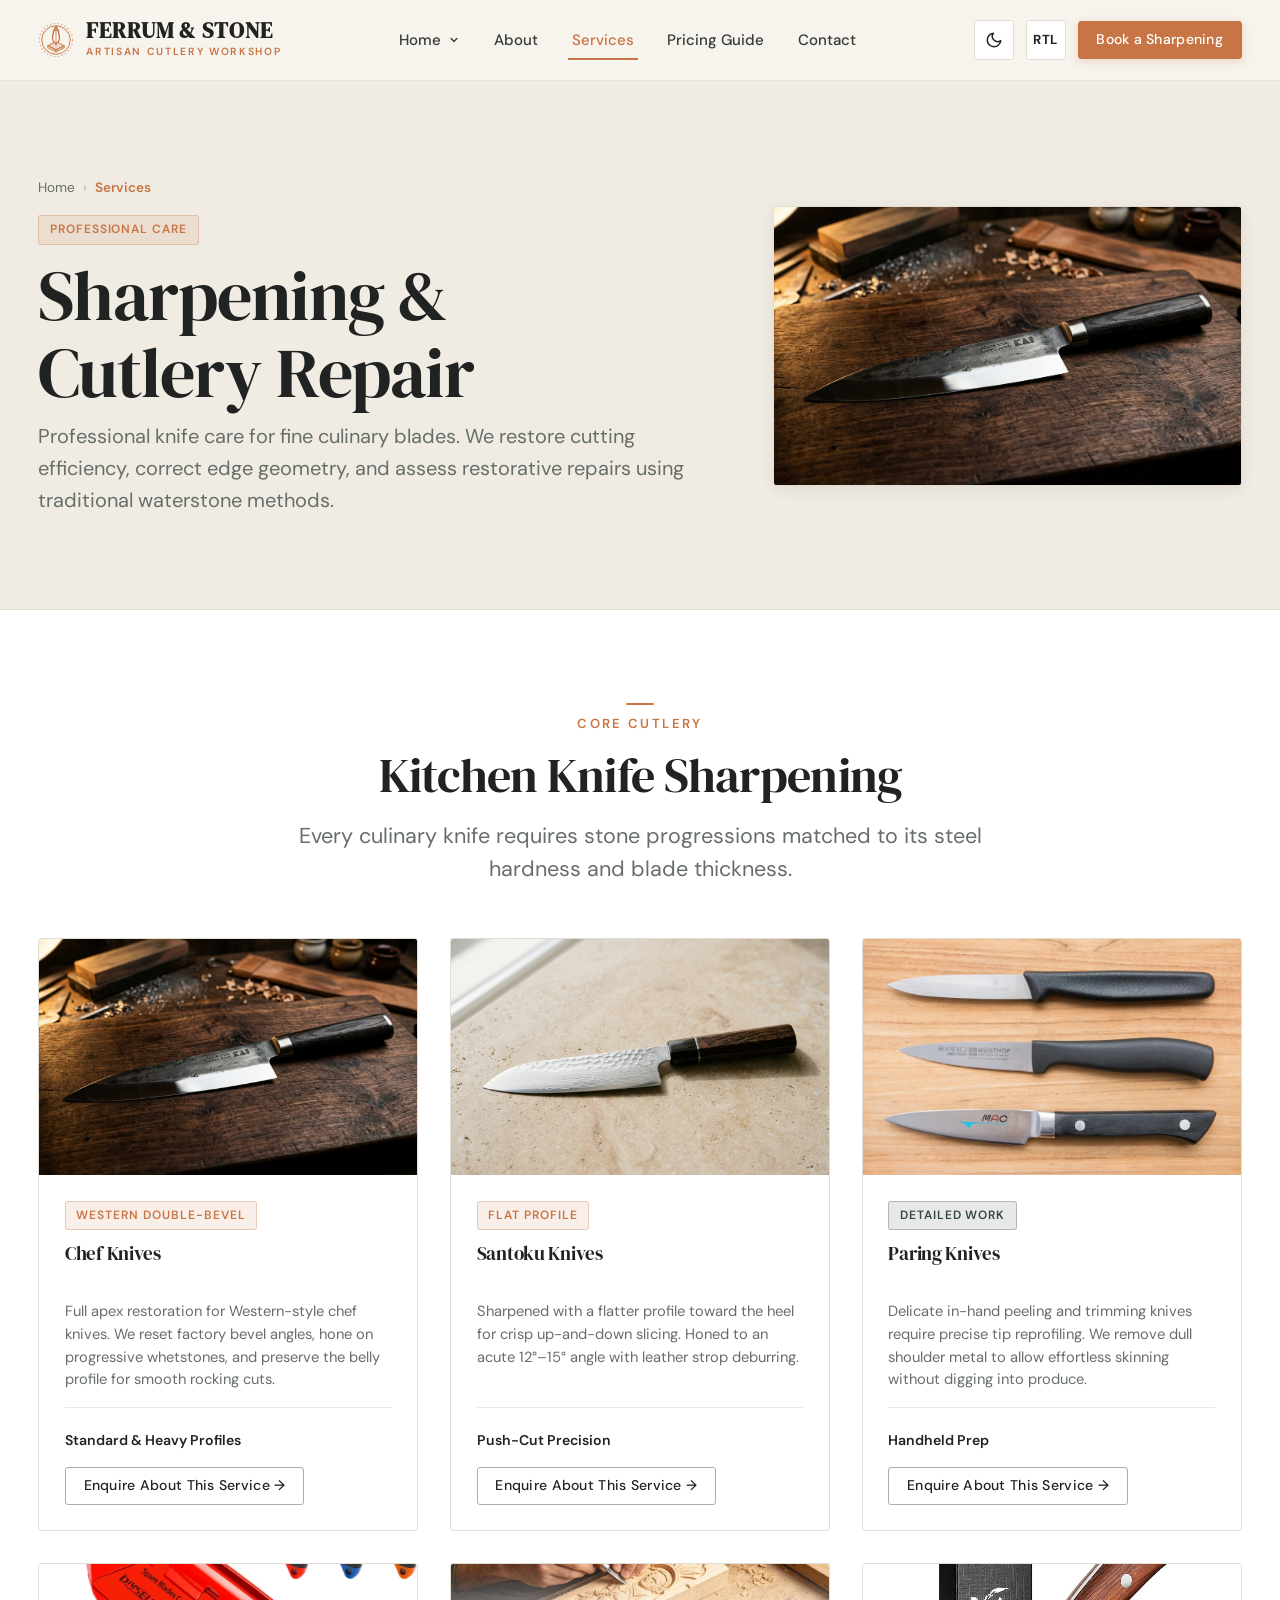
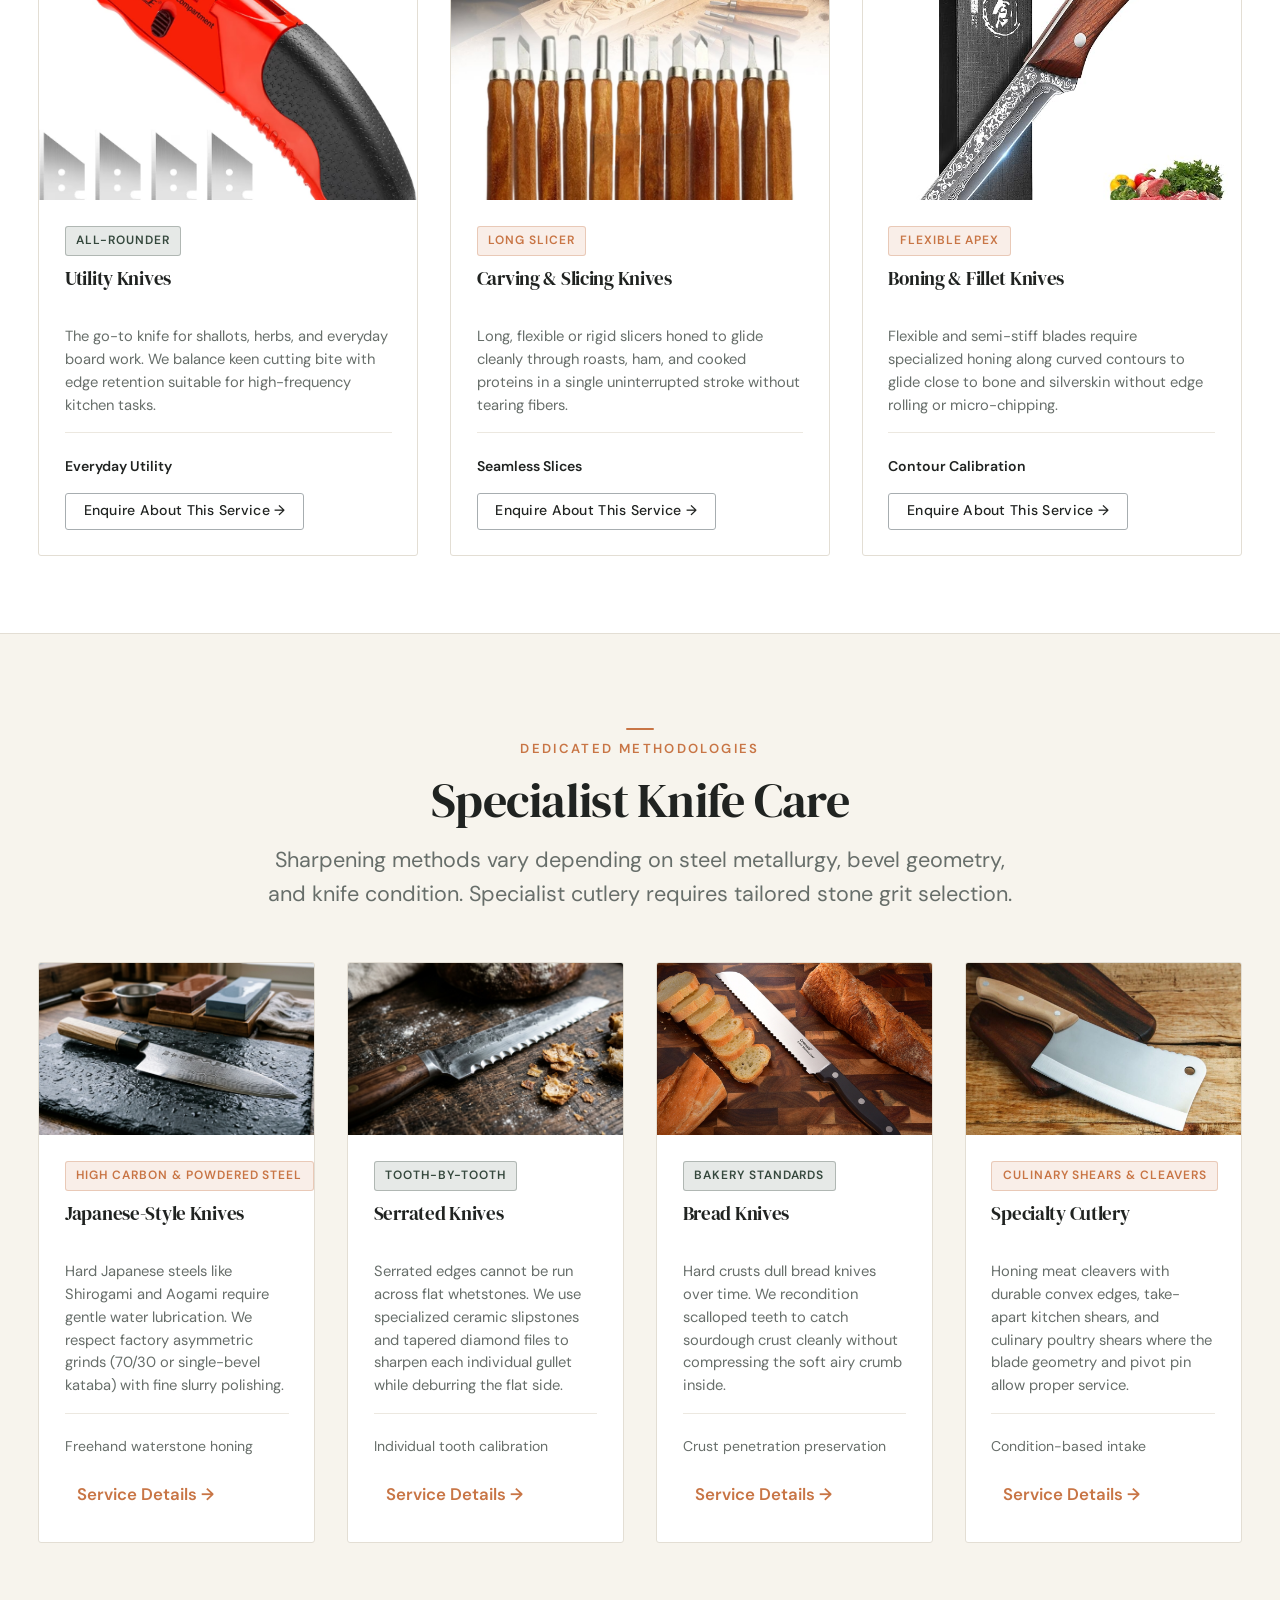
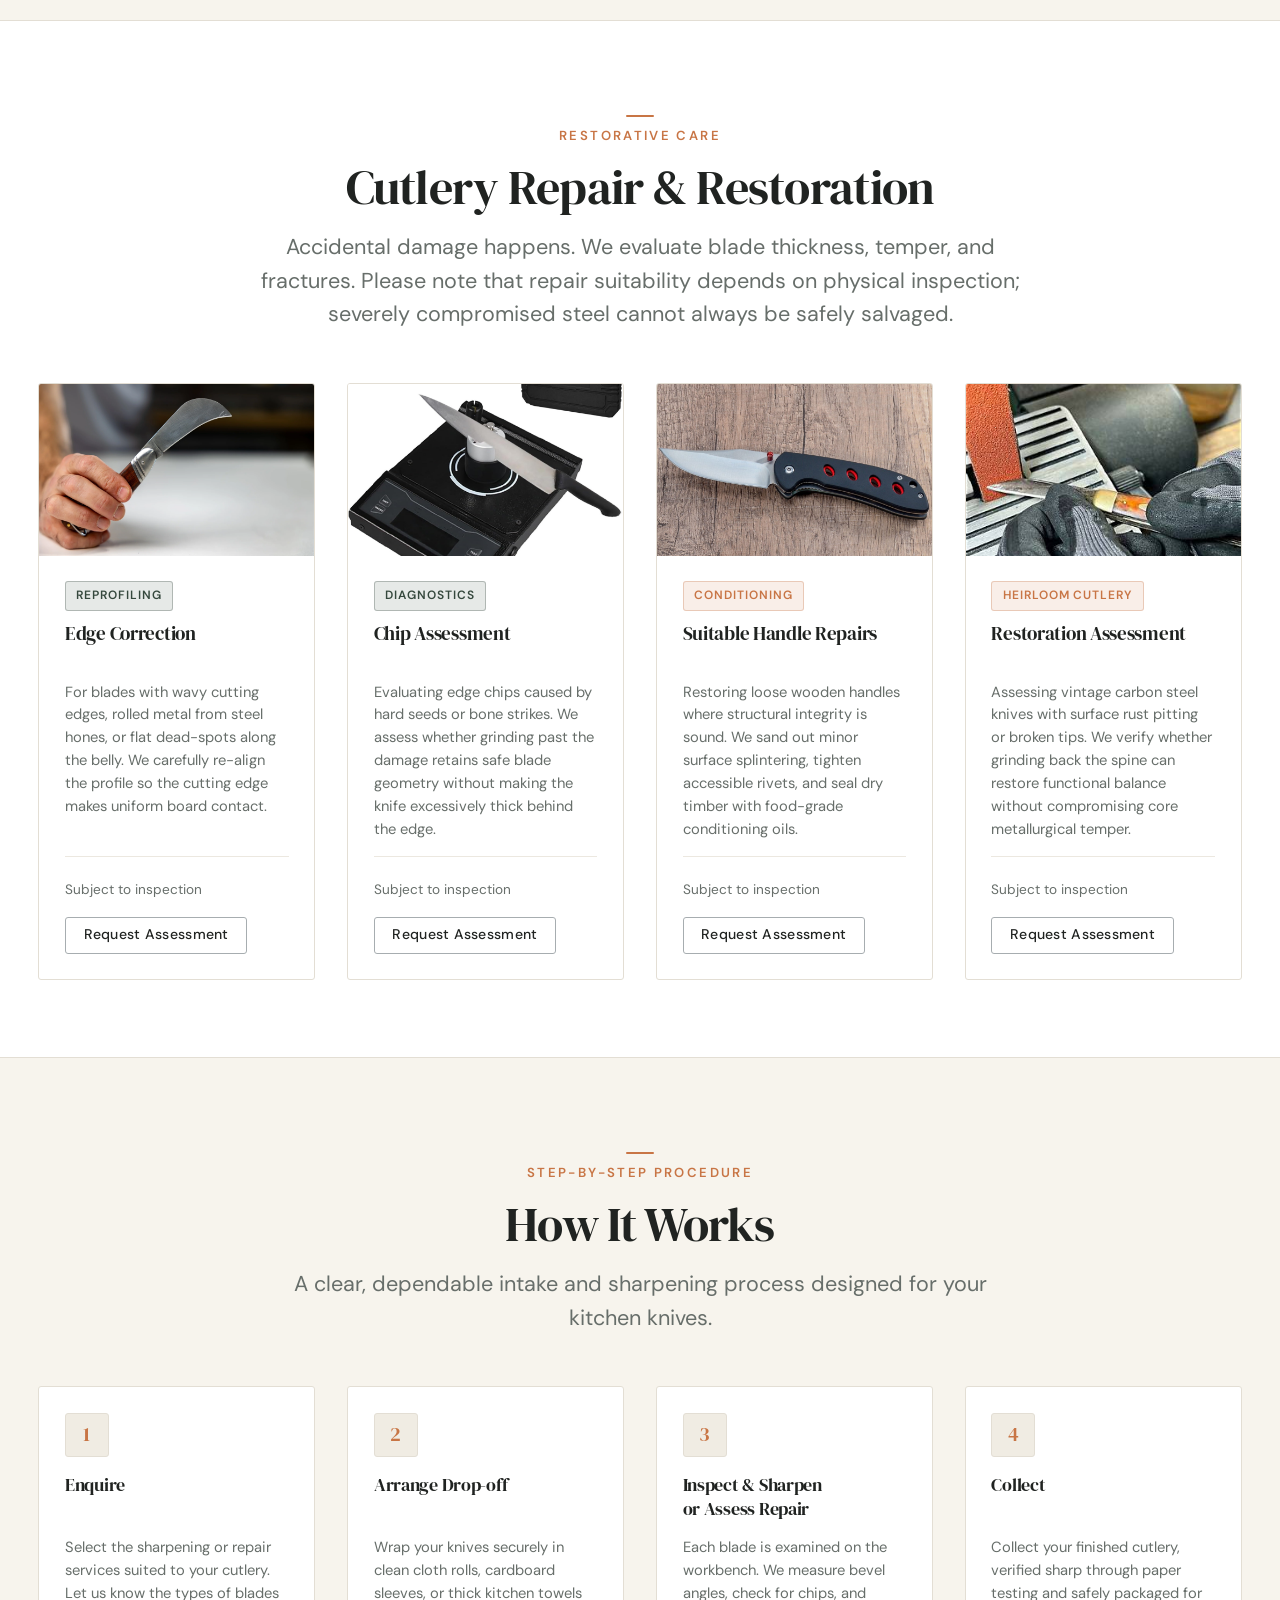
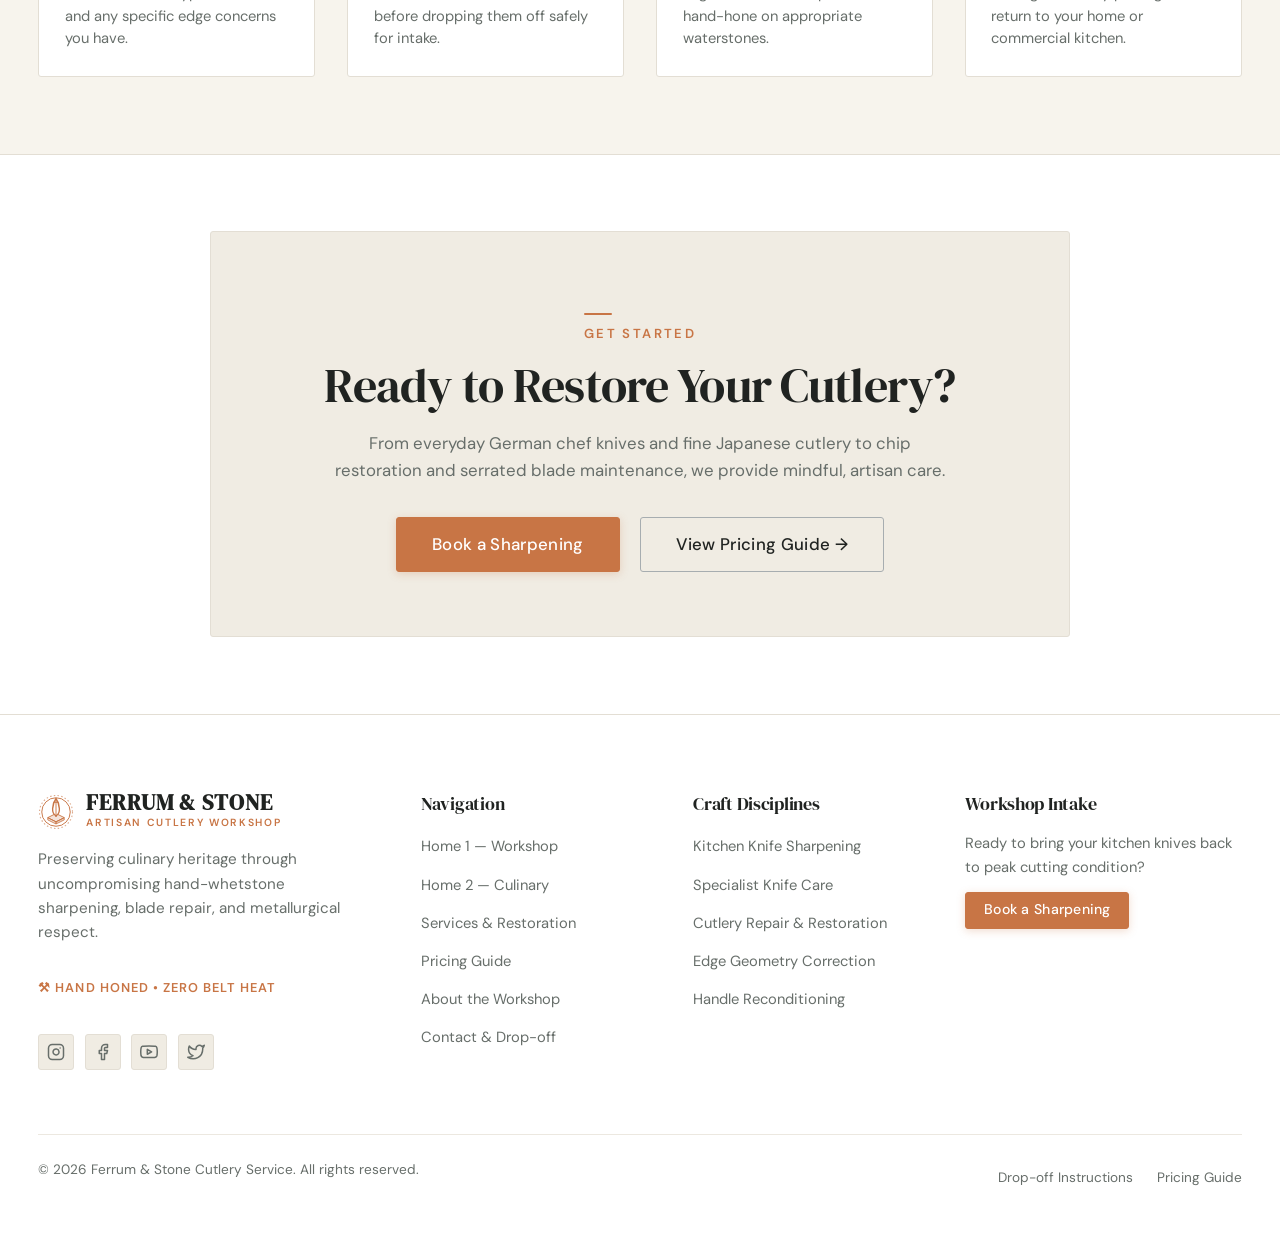
<file: services.html>
<!DOCTYPE html>
<html lang="en" dir="ltr" data-theme="light">
<head>
  <meta charset="UTF-8">
  <meta name="viewport" content="width=device-width, initial-scale=1.0">
  <title>Sharpening &amp; Cutlery Repair Services | Ferrum &amp; Stone</title>
  <meta name="description" content="Professional kitchen knife sharpening, Japanese waterstone honing, chip assessment, edge correction, and cutlery restoration services.">
  <link rel="icon" type="image/svg+xml" href="assets/favicon.svg">
  <link rel="stylesheet" href="css/design-system.css">
  <link rel="stylesheet" href="css/layout.css">
</head>
<body>

  <!-- Page Loader -->
  <div id="pageLoader" class="page-loader" aria-hidden="true">
    <div class="loader-content">
      <svg class="loader-emblem" viewBox="0 0 48 48" fill="none" xmlns="http://www.w3.org/2000/svg">
        <circle cx="24" cy="24" r="22" stroke="#c06038" stroke-width="1.5" stroke-dasharray="3 3" opacity="0.6"/>
        <circle cx="24" cy="24" r="19" stroke="#c06038" stroke-width="1.25"/>
        <path d="M13 31.5L24 37L35 31.5L24 26L13 31.5Z" fill="#c06038" fill-opacity="0.25" stroke="#c06038" stroke-width="1.2"/>
        <path d="M24 6C24 6 28 11.5 28.5 19.5C28.8 24 26.8 27.5 24 29C21.2 27.5 19.2 24 19.5 19.5C20 11.5 24 6 24 6Z" fill="#181e1a" stroke="#d4af37" stroke-width="1.8"/>
        <line x1="24" y1="7" x2="24" y2="28" stroke="#ffffff" stroke-width="1.2" opacity="0.75"/>
        <circle cx="24" cy="29" r="2" fill="#ffd166"/>
      </svg>
      <div class="loader-brand-title">FERRUM &amp; STONE</div>
      <div class="loader-brand-sub">Artisan Cutlery Workshop</div>
      <div class="loader-bar-wrap"><div class="loader-bar-fill"></div></div>
    </div>
  </div>

  <!-- Shared Header / Navbar -->
  <header class="site-header" id="mainHeader">
    <div class="container">
      <nav class="navbar-container" aria-label="Main Navigation">
        
        <!-- Brand Logo -->
        <a href="index.html" class="brand-logo" aria-label="Ferrum and Stone - Home">
          <div class="brand-icon" aria-hidden="true">
            <svg viewBox="0 0 48 48" fill="none" xmlns="http://www.w3.org/2000/svg">
              <circle cx="24" cy="24" r="22" stroke="currentColor" stroke-width="1.5" stroke-dasharray="2 3" opacity="0.6"/>
              <circle cx="24" cy="24" r="19" stroke="currentColor" stroke-width="1.25"/>
              <path d="M13 31.5L24 37L35 31.5L24 26L13 31.5Z" fill="currentColor" fill-opacity="0.2" stroke="currentColor" stroke-width="1.2" stroke-linejoin="round"/>
              <path d="M13 31.5V34.5L24 40V37L13 31.5Z" fill="currentColor" fill-opacity="0.3" stroke="currentColor" stroke-width="1"/>
              <path d="M35 31.5V34.5L24 40V37L35 31.5Z" fill="currentColor" fill-opacity="0.4" stroke="currentColor" stroke-width="1"/>
              <path d="M24 6C24 6 28 11.5 28.5 19.5C28.8 24 26.8 27.5 24 29C21.2 27.5 19.2 24 19.5 19.5C20 11.5 24 6 24 6Z" fill="var(--bg-surface)" stroke="currentColor" stroke-width="1.8" stroke-linejoin="round"/>
              <line x1="24" y1="7" x2="24" y2="28" stroke="currentColor" stroke-width="1.2" stroke-linecap="round"/>
              <path d="M21 11H27" stroke="currentColor" stroke-width="1.5" stroke-linecap="round"/>
              <circle cx="24" cy="29" r="1.5" fill="currentColor"/>
            </svg>
          </div>
          <div class="brand-text">
            <span class="brand-name">Ferrum &amp; Stone</span>
            <span class="brand-tagline">Artisan Cutlery Workshop</span>
          </div>
        </a>

        <!-- Centered Navigation -->
        <div class="nav-center-wrapper">
          <ul class="nav-links">
            <li class="nav-dropdown" id="homeDropdown">
              <button type="button" class="dropdown-trigger" aria-expanded="false" aria-haspopup="true" aria-controls="homeMenu">
                <span>Home</span>
                <svg class="chevron-icon" viewBox="0 0 20 20" fill="currentColor" aria-hidden="true">
                  <path fill-rule="evenodd" d="M5.293 7.293a1 1 0 011.414 0L10 10.586l3.293-3.293a1 1 0 111.414 1.414l-4 4a1 1 0 01-1.414 0l-4-4a1 1 0 010-1.414z" clip-rule="evenodd"/>
                </svg>
              </button>
              <div class="dropdown-menu" id="homeMenu" role="menu">
                <a href="index.html" class="dropdown-item" role="menuitem">Home 1 — Workshop</a>
                <a href="home-2.html" class="dropdown-item" role="menuitem">Home 2 — Culinary Edition</a>
              </div>
            </li>
            <li><a href="about.html" class="nav-link">About</a></li>
            <li><a href="services.html" class="nav-link active" aria-current="page">Services</a></li>
            <li><a href="pricing.html" class="nav-link">Pricing Guide</a></li>
            <li><a href="contact.html" class="nav-link">Contact</a></li>
          </ul>
        </div>

        <!-- Header Actions: Theme & Direction Toggles + CTA -->
        <div class="header-actions">
          <button type="button" class="btn-icon theme-toggle-btn" aria-label="Toggle dark/light theme" title="Toggle Theme">
            <svg class="icon-moon" width="18" height="18" viewBox="0 0 24 24" fill="none" stroke="currentColor" stroke-width="2" stroke-linecap="round" stroke-linejoin="round" aria-hidden="true">
              <path d="M21 12.79A9 9 0 1 1 11.21 3 7 7 0 0 0 21 12.79z"></path>
            </svg>
            <svg class="icon-sun" width="18" height="18" viewBox="0 0 24 24" fill="none" stroke="currentColor" stroke-width="2" stroke-linecap="round" stroke-linejoin="round" aria-hidden="true" style="display: none;">
              <circle cx="12" cy="12" r="5"></circle>
              <line x1="12" y1="1" x2="12" y2="3"></line>
              <line x1="12" y1="21" x2="12" y2="23"></line>
              <line x1="4.22" y1="4.22" x2="5.64" y2="5.64"></line>
              <line x1="18.36" y1="18.36" x2="19.78" y2="19.78"></line>
              <line x1="1" y1="12" x2="3" y2="12"></line>
              <line x1="21" y1="12" x2="23" y2="12"></line>
              <line x1="4.22" y1="19.78" x2="5.64" y2="18.36"></line>
              <line x1="18.36" y1="5.64" x2="19.78" y2="4.22"></line>
            </svg>
          </button>

          <button type="button" class="btn-icon dir-toggle-btn" aria-label="Toggle text direction LTR/RTL" title="Toggle RTL">
            <span class="dir-label">RTL</span>
          </button>

          <a href="contact.html#book" class="btn btn-primary btn-sm btn-book">Book a Sharpening</a>

          <!-- Hamburger Button (Mobile / Tablet / iPad) -->
          <button type="button" class="hamburger-btn" aria-label="Toggle Navigation Menu" aria-expanded="false" aria-controls="mobileDrawer">
            <span class="hamburger-icon" aria-hidden="true">
              <span class="hamburger-line"></span>
              <span class="hamburger-line"></span>
              <span class="hamburger-line"></span>
            </span>
          </button>
        </div>

      </nav>
    </div>
  </header>

  <!-- Mobile Drawer Backdrop & Menu -->
  <div class="mobile-nav-backdrop" id="mobileBackdrop"></div>
  <div class="mobile-nav-drawer" id="mobileDrawer" role="dialog" aria-modal="true" aria-label="Mobile Navigation">
    <div class="mobile-nav-header">
      <div class="brand-text">
        <span class="brand-name">Ferrum &amp; Stone</span>
        <span class="brand-tagline">Artisan Cutlery</span>
      </div>
      <button type="button" class="mobile-nav-close" aria-label="Close navigation menu">
        <svg width="20" height="20" viewBox="0 0 24 24" fill="none" stroke="currentColor" stroke-width="2" stroke-linecap="round" stroke-linejoin="round" aria-hidden="true">
          <line x1="18" y1="6" x2="6" y2="18"></line>
          <line x1="6" y1="6" x2="18" y2="18"></line>
        </svg>
      </button>
    </div>

    <div class="mobile-nav-list">
      <div class="mobile-dropdown">
        <button type="button" class="mobile-dropdown-header" aria-expanded="false">
          <span>Home</span>
          <svg class="chevron-icon" width="16" height="16" viewBox="0 0 20 20" fill="currentColor" aria-hidden="true">
            <path fill-rule="evenodd" d="M5.293 7.293a1 1 0 011.414 0L10 10.586l3.293-3.293a1 1 0 111.414 1.414l-4 4a1 1 0 01-1.414 0l-4-4a1 1 0 010-1.414z" clip-rule="evenodd"/>
          </svg>
        </button>
        <div class="mobile-sub-menu">
          <a href="index.html" class="mobile-sub-link">Home 1 — Workshop</a>
          <a href="home-2.html" class="mobile-sub-link">Home 2 — Culinary Edition</a>
        </div>
      </div>
      <a href="about.html" class="mobile-nav-link">About</a>
      <a href="services.html" class="mobile-nav-link active" aria-current="page">Services</a>
      <a href="pricing.html" class="mobile-nav-link">Pricing Guide</a>
      <a href="contact.html" class="mobile-nav-link">Contact</a>
    </div>

    <div class="mobile-nav-footer">
      <a href="contact.html#book" class="btn btn-primary" style="width: 100%;">Book a Sharpening</a>
      <div class="mobile-toggles-row">
        <div class="mobile-toggle-item">
          <span>Theme:</span>
          <button type="button" class="btn-icon theme-toggle-btn" aria-label="Toggle theme in drawer">
            <svg class="icon-moon" width="16" height="16" viewBox="0 0 24 24" fill="none" stroke="currentColor" stroke-width="2"><path d="M21 12.79A9 9 0 1 1 11.21 3 7 7 0 0 0 21 12.79z"></path></svg>
            <svg class="icon-sun" width="16" height="16" viewBox="0 0 24 24" fill="none" stroke="currentColor" stroke-width="2" stroke-linecap="round" stroke-linejoin="round" style="display:none;"><circle cx="12" cy="12" r="5"></circle><line x1="12" y1="1" x2="12" y2="3"></line><line x1="12" y1="21" x2="12" y2="23"></line><line x1="4.22" y1="4.22" x2="5.64" y2="5.64"></line><line x1="18.36" y1="18.36" x2="19.78" y2="19.78"></line><line x1="1" y1="12" x2="3" y2="12"></line><line x1="21" y1="12" x2="23" y2="12"></line><line x1="4.22" y1="19.78" x2="5.64" y2="18.36"></line><line x1="18.36" y1="5.64" x2="19.78" y2="4.22"></line></svg>
          </button>
        </div>
        <div class="mobile-toggle-item">
          <span>Direction:</span>
          <button type="button" class="btn-icon dir-toggle-btn" aria-label="Toggle text direction in drawer">
            <span class="dir-label">RTL</span>
          </button>
        </div>
      </div>
    </div>
  </div>

  <!-- Main Content: Exactly 6 Sections -->
  <main id="mainContent">

    <!-- =======================================================================
         SECTION 1: PAGE INTRO
         Shared non-home intro component matching Pricing Guide and Contact
         ======================================================================= -->
    <section class="page-intro" id="servicesIntro" aria-label="Services Introduction">
      <div class="container">
        <div class="page-intro-grid">
          <div class="page-intro-inner">
            <nav class="breadcrumbs" aria-label="Breadcrumb">
              <a href="index.html">Home</a>
              <span class="separator" aria-hidden="true">&rsaquo;</span>
              <span aria-current="page">Services</span>
            </nav>
            <div class="page-intro-meta">
              <span class="badge badge-copper">Professional Care</span>
            </div>
            <h1>Sharpening &amp; Cutlery Repair</h1>
            <p class="page-intro-desc">
              Professional knife care for fine culinary blades. We restore cutting efficiency, correct edge geometry, and assess restorative repairs using traditional waterstone methods.
            </p>
          </div>
          <div class="page-intro-media">
            <img src="assets/images/h1_service_chef.jpg" alt="Artisan waterstone sharpening setup and precision cutlery repair" loading="eager">
          </div>
        </div>
      </div>
    </section>

    <!-- =======================================================================
         SECTION 2: KITCHEN KNIFE SHARPENING
         Chef knives, Santoku, Paring knives, Utility knives, Carving knives, Boning knives
         Maximum two cards per row at all viewports
         ======================================================================= -->
    <section style="padding: clamp(3.5rem, 6vw, 6.5rem) 0; background-color: var(--bg-surface); border-bottom: 1px solid var(--border-light);" id="kitchenKnives" aria-label="Kitchen Knife Sharpening">
      <div class="container">
        
        <header class="section-header">
          <span class="eyebrow">Core Cutlery</span>
          <h2>Kitchen Knife Sharpening</h2>
          <p class="text-lead">
            Every culinary knife requires stone progressions matched to its steel hardness and blade thickness.
          </p>
        </header>

        <!-- Responsive Grid: Desktop 3 cards per row, iPad & iPad Pro max 2 cards, Mobile 1 card -->
        <div class="card-grid-3">

          <!-- 1. Chef Knives -->
          <article class="feature-card">
            <div class="feature-card-media">
              <img src="assets/images/h1_service_chef.jpg" alt="Chef knife with mirror edge polish on wooden cutting board" loading="lazy">
            </div>
            <div class="feature-card-content">
              <div class="feature-card-header">
                <span class="badge badge-copper">Western Double-Bevel</span>
              </div>
              <h3 class="feature-card-title">Chef Knives</h3>
              <p class="feature-card-desc">
                Full apex restoration for Western-style chef knives. We reset factory bevel angles, hone on progressive whetstones, and preserve the belly profile for smooth rocking cuts.
              </p>
              <div class="feature-card-footer">
                <span style="font-size: 0.88rem; font-weight: 600; color: var(--text-primary);">Standard &amp; Heavy Profiles</span>
                <a href="contact.html#book" class="btn btn-secondary btn-sm">Enquire About This Service &rarr;</a>
              </div>
            </div>
          </article>

          <!-- 2. Santoku -->
          <article class="feature-card">
            <div class="feature-card-media">
              <img src="assets/images/h1_knife_santoku.jpg" alt="Japanese Santoku blade on stone bench" loading="lazy">
            </div>
            <div class="feature-card-content">
              <div class="feature-card-header">
                <span class="badge badge-copper">Flat Profile</span>
              </div>
              <h3 class="feature-card-title">Santoku Knives</h3>
              <p class="feature-card-desc">
                Sharpened with a flatter profile toward the heel for crisp up-and-down slicing. Honed to an acute 12&deg;&ndash;15&deg; angle with leather strop deburring.
              </p>
              <div class="feature-card-footer">
                <span style="font-size: 0.88rem; font-weight: 600; color: var(--text-primary);">Push-Cut Precision</span>
                <a href="contact.html#book" class="btn btn-secondary btn-sm">Enquire About This Service &rarr;</a>
              </div>
            </div>
          </article>

          <!-- 3. Paring Knives -->
          <article class="feature-card">
            <div class="feature-card-media">
              <img src="assets/images/h1_knife_paring_user.jpg" alt="Small precision paring knife with sharpened apex" loading="lazy">
            </div>
            <div class="feature-card-content">
              <div class="feature-card-header">
                <span class="badge badge-forest">Detailed Work</span>
              </div>
              <h3 class="feature-card-title">Paring Knives</h3>
              <p class="feature-card-desc">
                Delicate in-hand peeling and trimming knives require precise tip reprofiling. We remove dull shoulder metal to allow effortless skinning without digging into produce.
              </p>
              <div class="feature-card-footer">
                <span style="font-size: 0.88rem; font-weight: 600; color: var(--text-primary);">Handheld Prep</span>
                <a href="contact.html#book" class="btn btn-secondary btn-sm">Enquire About This Service &rarr;</a>
              </div>
            </div>
          </article>

          <!-- 4. Utility Knives -->
          <article class="feature-card">
            <div class="feature-card-media">
              <img src="assets/images/h1_knife_utility_user.png" alt="Mid-size utility prep knife with refined cutting edge" loading="lazy">
            </div>
            <div class="feature-card-content">
              <div class="feature-card-header">
                <span class="badge badge-forest">All-Rounder</span>
              </div>
              <h3 class="feature-card-title">Utility Knives</h3>
              <p class="feature-card-desc">
                The go-to knife for shallots, herbs, and everyday board work. We balance keen cutting bite with edge retention suitable for high-frequency kitchen tasks.
              </p>
              <div class="feature-card-footer">
                <span style="font-size: 0.88rem; font-weight: 600; color: var(--text-primary);">Everyday Utility</span>
                <a href="contact.html#book" class="btn btn-secondary btn-sm">Enquire About This Service &rarr;</a>
              </div>
            </div>
          </article>

          <!-- 5. Carving Knives -->
          <article class="feature-card">
            <div class="feature-card-media">
              <img src="assets/images/h1_knife_carving_user.jpg" alt="Slender carving knife with polished bevel" loading="lazy">
            </div>
            <div class="feature-card-content">
              <div class="feature-card-header">
                <span class="badge badge-copper">Long Slicer</span>
              </div>
              <h3 class="feature-card-title">Carving &amp; Slicing Knives</h3>
              <p class="feature-card-desc">
                Long, flexible or rigid slicers honed to glide cleanly through roasts, ham, and cooked proteins in a single uninterrupted stroke without tearing fibers.
              </p>
              <div class="feature-card-footer">
                <span style="font-size: 0.88rem; font-weight: 600; color: var(--text-primary);">Seamless Slices</span>
                <a href="contact.html#book" class="btn btn-secondary btn-sm">Enquire About This Service &rarr;</a>
              </div>
            </div>
          </article>

          <!-- 6. Boning & Fillet Knives (6th card for balanced 3-col desktop & 2-col tablet grid) -->
          <article class="feature-card">
            <div class="feature-card-media">
              <img src="assets/images/h1_knife_boning_user.png" alt="Flexible boning and fillet knife with precision cutting bevel" loading="lazy">
            </div>
            <div class="feature-card-content">
              <div class="feature-card-header">
                <span class="badge badge-copper">Flexible Apex</span>
              </div>
              <h3 class="feature-card-title">Boning &amp; Fillet Knives</h3>
              <p class="feature-card-desc">
                Flexible and semi-stiff blades require specialized honing along curved contours to glide close to bone and silverskin without edge rolling or micro-chipping.
              </p>
              <div class="feature-card-footer">
                <span style="font-size: 0.88rem; font-weight: 600; color: var(--text-primary);">Contour Calibration</span>
                <a href="contact.html#book" class="btn btn-secondary btn-sm">Enquire About This Service &rarr;</a>
              </div>
            </div>
          </article>

        </div>

      </div>
    </section>

    <!-- =======================================================================
         SECTION 3: SPECIALIST KNIFE CARE
         Japanese-style knives, serrated knives, bread knives, specialty cutlery
         Explaining that methods vary by blade type and condition
         Maximum two cards per row at all viewports
         ======================================================================= -->
    <section style="padding: clamp(3.5rem, 6vw, 6.5rem) 0; background-color: var(--bg-primary); border-bottom: 1px solid var(--border-light);" id="specialistCare" aria-label="Specialist Knife Care">
      <div class="container">
        
        <header class="section-header">
          <span class="eyebrow">Dedicated Methodologies</span>
          <h2>Specialist Knife Care</h2>
          <p class="text-lead">
            Sharpening methods vary depending on steel metallurgy, bevel geometry, and knife condition. Specialist cutlery requires tailored stone grit selection.
          </p>
        </header>

        <!-- Responsive Grid: Desktop 4 cards per row, iPad & iPad Pro max 2 cards, Mobile 1 card -->
        <div class="card-grid-4">

          <!-- 1. Japanese-Style Knives -->
          <article class="feature-card">
            <div class="feature-card-media">
              <img src="assets/images/h1_service_japanese.jpg" alt="Artisan Japanese waterstone sharpening setup" loading="lazy">
            </div>
            <div class="feature-card-content">
              <div class="feature-card-header">
                <span class="badge badge-copper">High Carbon &amp; Powdered Steel</span>
              </div>
              <h3 class="feature-card-title">Japanese-Style Knives</h3>
              <p class="feature-card-desc">
                Hard Japanese steels like Shirogami and Aogami require gentle water lubrication. We respect factory asymmetric grinds (70/30 or single-bevel kataba) with fine slurry polishing.
              </p>
              <div class="feature-card-footer">
                <span style="font-size: 0.88rem; color: var(--text-muted);">Freehand waterstone honing</span>
                <a href="contact.html#book" class="btn-ghost">Service Details &rarr;</a>
              </div>
            </div>
          </article>

          <!-- 2. Serrated Knives -->
          <article class="feature-card">
            <div class="feature-card-media">
              <img src="assets/images/h1_service_serrated.jpg" alt="Detailed individual scallop serration sharpening" loading="lazy">
            </div>
            <div class="feature-card-content">
              <div class="feature-card-header">
                <span class="badge badge-forest">Tooth-by-Tooth</span>
              </div>
              <h3 class="feature-card-title">Serrated Knives</h3>
              <p class="feature-card-desc">
                Serrated edges cannot be run across flat whetstones. We use specialized ceramic slipstones and tapered diamond files to sharpen each individual gullet while deburring the flat side.
              </p>
              <div class="feature-card-footer">
                <span style="font-size: 0.88rem; color: var(--text-muted);">Individual tooth calibration</span>
                <a href="contact.html#book" class="btn-ghost">Service Details &rarr;</a>
              </div>
            </div>
          </article>

          <!-- 3. Bread Knives -->
          <article class="feature-card">
            <div class="feature-card-media">
              <img src="assets/images/h1_knife_bread_user.jpg" alt="Long bread knife alongside crusty artisan loaf" loading="lazy">
            </div>
            <div class="feature-card-content">
              <div class="feature-card-header">
                <span class="badge badge-forest">Bakery Standards</span>
              </div>
              <h3 class="feature-card-title">Bread Knives</h3>
              <p class="feature-card-desc">
                Hard crusts dull bread knives over time. We recondition scalloped teeth to catch sourdough crust cleanly without compressing the soft airy crumb inside.
              </p>
              <div class="feature-card-footer">
                <span style="font-size: 0.88rem; color: var(--text-muted);">Crust penetration preservation</span>
                <a href="contact.html#book" class="btn-ghost">Service Details &rarr;</a>
              </div>
            </div>
          </article>

          <!-- 4. Specialty Cutlery -->
          <article class="feature-card">
            <div class="feature-card-media">
              <img src="assets/images/h1_knife_cleaver_user.jpg" alt="Specialist culinary tools and precision blades" loading="lazy">
            </div>
            <div class="feature-card-content">
              <div class="feature-card-header">
                <span class="badge badge-copper">Culinary Shears &amp; Cleavers</span>
              </div>
              <h3 class="feature-card-title">Specialty Cutlery</h3>
              <p class="feature-card-desc">
                Honing meat cleavers with durable convex edges, take-apart kitchen shears, and culinary poultry shears where the blade geometry and pivot pin allow proper service.
              </p>
              <div class="feature-card-footer">
                <span style="font-size: 0.88rem; color: var(--text-muted);">Condition-based intake</span>
                <a href="contact.html#book" class="btn-ghost">Service Details &rarr;</a>
              </div>
            </div>
          </article>

        </div>

      </div>
    </section>

    <!-- =======================================================================
         SECTION 4: CUTLERY REPAIR & RESTORATION
         Edge correction, chip assessment, handle repairs, restoration assessment
         Explaining that not every damaged blade can be repaired
         Maximum two cards per row at all viewports
         ======================================================================= -->
    <section style="padding: clamp(3.5rem, 6vw, 6.5rem) 0; background-color: var(--bg-surface); border-bottom: 1px solid var(--border-light);" id="repairRestoration" aria-label="Cutlery Repair and Restoration">
      <div class="container">
        
        <header class="section-header">
          <span class="eyebrow">Restorative Care</span>
          <h2>Cutlery Repair &amp; Restoration</h2>
          <p class="text-lead">
            Accidental damage happens. We evaluate blade thickness, temper, and fractures. Please note that repair suitability depends on physical inspection; severely compromised steel cannot always be safely salvaged.
          </p>
        </header>

        <!-- Responsive Grid: Desktop 4 cards per row, iPad & iPad Pro max 2 cards, Mobile 1 card -->
        <div class="card-grid-4">

          <!-- 1. Edge Correction -->
          <article class="feature-card">
            <div class="feature-card-media">
              <img src="assets/images/h2_repair_edge_user.png" alt="Edge correction on coarse waterstone" loading="lazy">
            </div>
            <div class="feature-card-content">
              <div class="feature-card-header">
                <span class="badge badge-forest">Reprofiling</span>
              </div>
              <h3 class="feature-card-title">Edge Correction</h3>
              <p class="feature-card-desc">
                For blades with wavy cutting edges, rolled metal from steel hones, or flat dead-spots along the belly. We carefully re-align the profile so the cutting edge makes uniform board contact.
              </p>
              <div class="feature-card-footer">
                <span style="font-size: 0.85rem; color: var(--text-muted);">Subject to inspection</span>
                <a href="contact.html#book" class="btn btn-secondary btn-sm">Request Assessment</a>
              </div>
            </div>
          </article>

          <!-- 2. Chip Assessment -->
          <article class="feature-card">
            <div class="feature-card-media">
              <img src="assets/images/h2_repair_chip_user.png" alt="Macro chip inspection on kitchen knife" loading="lazy">
            </div>
            <div class="feature-card-content">
              <div class="feature-card-header">
                <span class="badge badge-forest">Diagnostics</span>
              </div>
              <h3 class="feature-card-title">Chip Assessment</h3>
              <p class="feature-card-desc">
                Evaluating edge chips caused by hard seeds or bone strikes. We assess whether grinding past the damage retains safe blade geometry without making the knife excessively thick behind the edge.
              </p>
              <div class="feature-card-footer">
                <span style="font-size: 0.85rem; color: var(--text-muted);">Subject to inspection</span>
                <a href="contact.html#book" class="btn btn-secondary btn-sm">Request Assessment</a>
              </div>
            </div>
          </article>

          <!-- 3. Suitable Handle Repairs -->
          <article class="feature-card">
            <div class="feature-card-media">
              <img src="assets/images/h2_repair_handle_user.jpg" alt="Wooden knife handle conditioning and repair" loading="lazy">
            </div>
            <div class="feature-card-content">
              <div class="feature-card-header">
                <span class="badge badge-copper">Conditioning</span>
              </div>
              <h3 class="feature-card-title">Suitable Handle Repairs</h3>
              <p class="feature-card-desc">
                Restoring loose wooden handles where structural integrity is sound. We sand out minor surface splintering, tighten accessible rivets, and seal dry timber with food-grade conditioning oils.
              </p>
              <div class="feature-card-footer">
                <span style="font-size: 0.85rem; color: var(--text-muted);">Subject to inspection</span>
                <a href="contact.html#book" class="btn btn-secondary btn-sm">Request Assessment</a>
              </div>
            </div>
          </article>

          <!-- 4. Restoration Assessment -->
          <article class="feature-card">
            <div class="feature-card-media">
              <img src="assets/images/h2_repair_restoration_user.png" alt="Vintage carbon steel restoration and polish" loading="lazy">
            </div>
            <div class="feature-card-content">
              <div class="feature-card-header">
                <span class="badge badge-copper">Heirloom Cutlery</span>
              </div>
              <h3 class="feature-card-title">Restoration Assessment</h3>
              <p class="feature-card-desc">
                Assessing vintage carbon steel knives with surface rust pitting or broken tips. We verify whether grinding back the spine can restore functional balance without compromising core metallurgical temper.
              </p>
              <div class="feature-card-footer">
                <span style="font-size: 0.85rem; color: var(--text-muted);">Subject to inspection</span>
                <a href="contact.html#book" class="btn btn-secondary btn-sm">Request Assessment</a>
              </div>
            </div>
          </article>

        </div>

      </div>
    </section>

    <!-- =======================================================================
         SECTION 5: HOW IT WORKS
         Explaining the process: enquire, arrange drop-off, inspect, sharpen, collect
         No invented address, opening hours, collection method, or turnaround time
         Maximum two cards per row at all viewports
         ======================================================================= -->
    <section style="padding: clamp(3.5rem, 6vw, 6.5rem) 0; background-color: var(--bg-primary); border-bottom: 1px solid var(--border-light);" id="howItWorks" aria-label="How It Works">
      <div class="container">
        
        <header class="section-header">
          <span class="eyebrow">Step-by-Step Procedure</span>
          <h2>How It Works</h2>
          <p class="text-lead">
            A clear, dependable intake and sharpening process designed for your kitchen knives.
          </p>
        </header>

        <!-- Responsive Grid: Desktop 4 cards per row, iPad & iPad Pro max 2 cards, Mobile 1 card -->
        <div class="card-grid-4">

          <!-- Step 1 -->
          <article class="journey-step-card">
            <div class="journey-step-num">1</div>
            <h3 class="journey-step-title">Enquire</h3>
            <p class="journey-step-desc">
              Select the sharpening or repair services suited to your cutlery. Let us know the types of blades and any specific edge concerns you have.
            </p>
          </article>

          <!-- Step 2 -->
          <article class="journey-step-card">
            <div class="journey-step-num">2</div>
            <h3 class="journey-step-title">Arrange Drop-off</h3>
            <p class="journey-step-desc">
              Wrap your knives securely in clean cloth rolls, cardboard sleeves, or thick kitchen towels before dropping them off safely for intake.
            </p>
          </article>

          <!-- Step 3 -->
          <article class="journey-step-card">
            <div class="journey-step-num">3</div>
            <h3 class="journey-step-title">Inspect &amp; Sharpen or Assess Repair</h3>
            <p class="journey-step-desc">
              Each blade is examined on the workbench. We measure bevel angles, check for chips, and hand-hone on appropriate waterstones.
            </p>
          </article>

          <!-- Step 4 -->
          <article class="journey-step-card">
            <div class="journey-step-num">4</div>
            <h3 class="journey-step-title">Collect</h3>
            <p class="journey-step-desc">
              Collect your finished cutlery, verified sharp through paper testing and safely packaged for return to your home or commercial kitchen.
            </p>
          </article>

        </div>

      </div>
    </section>

    <!-- =======================================================================
         SECTION 6: BOOK A SHARPENING
         Clear summary of service options with one prominent CTA to Contact page
         ======================================================================= -->
    <section style="padding: clamp(3.5rem, 6vw, 6.5rem) 0; background-color: var(--bg-surface);" id="bookSharpeningSection" aria-label="Book a Sharpening">
      <div class="container">
        
        <div style="background-color: var(--bg-surface-elevated); border: 1px solid var(--border-light); border-radius: var(--radius-sm); padding: clamp(2.5rem, 5vw, 4.5rem) clamp(1.5rem, 4vw, 3.5rem); text-align: center; max-width: 860px; margin-inline: auto;">
          <span class="eyebrow" style="margin-bottom: 0.75rem;">Get Started</span>
          <h2>Ready to Restore Your Cutlery?</h2>
          <p style="font-size: 1.05rem; color: var(--text-muted); max-width: 620px; margin-inline: auto; margin-bottom: var(--space-xl);">
            From everyday German chef knives and fine Japanese cutlery to chip restoration and serrated blade maintenance, we provide mindful, artisan care.
          </p>

          <div style="display: flex; justify-content: center; align-items: center; flex-wrap: wrap; gap: 1.25rem;">
            <a href="contact.html#book" class="btn btn-primary btn-lg">Book a Sharpening</a>
            <a href="pricing.html" class="btn btn-secondary btn-lg">View Pricing Guide &rarr;</a>
          </div>
        </div>

      </div>
    </section>

  </main>

  <!-- Shared Footer -->
  <footer class="site-footer">
    <div class="container">
      <div class="footer-grid">
        
        <div class="footer-brand">
          <div class="brand-logo">
            <div class="brand-icon" aria-hidden="true">
              <svg viewBox="0 0 48 48" fill="none" xmlns="http://www.w3.org/2000/svg">
                <circle cx="24" cy="24" r="22" stroke="currentColor" stroke-width="1.5" stroke-dasharray="2 3" opacity="0.6"/>
                <circle cx="24" cy="24" r="19" stroke="currentColor" stroke-width="1.25"/>
                <path d="M13 31.5L24 37L35 31.5L24 26L13 31.5Z" fill="currentColor" fill-opacity="0.2" stroke="currentColor" stroke-width="1.2" stroke-linejoin="round"/>
                <path d="M13 31.5V34.5L24 40V37L13 31.5Z" fill="currentColor" fill-opacity="0.3" stroke="currentColor" stroke-width="1"/>
                <path d="M35 31.5V34.5L24 40V37L35 31.5Z" fill="currentColor" fill-opacity="0.4" stroke="currentColor" stroke-width="1"/>
                <path d="M24 6C24 6 28 11.5 28.5 19.5C28.8 24 26.8 27.5 24 29C21.2 27.5 19.2 24 19.5 19.5C20 11.5 24 6 24 6Z" fill="var(--bg-surface)" stroke="currentColor" stroke-width="1.8" stroke-linejoin="round"/>
                <line x1="24" y1="7" x2="24" y2="28" stroke="currentColor" stroke-width="1.2" stroke-linecap="round"/>
                <path d="M21 11H27" stroke="currentColor" stroke-width="1.5" stroke-linecap="round"/>
                <circle cx="24" cy="29" r="1.5" fill="currentColor"/>
              </svg>
            </div>
            <div class="brand-text">
              <span class="brand-name">Ferrum &amp; Stone</span>
              <span class="brand-tagline">Artisan Cutlery Workshop</span>
            </div>
          </div>
          <p class="footer-desc">
            Preserving culinary heritage through uncompromising hand-whetstone sharpening, blade repair, and metallurgical respect.
          </p>
          <div class="footer-craft-badge">
            <span>&#9874; Hand Honed &bull; Zero Belt Heat</span>
          </div>

          <div class="footer-social-links" aria-label="Workshop social media channels">
            <a href="https://instagram.com" class="footer-social-icon" aria-label="Instagram" target="_blank" rel="noopener noreferrer">
              <svg width="18" height="18" viewBox="0 0 24 24" fill="none" stroke="currentColor" stroke-width="2" stroke-linecap="round" stroke-linejoin="round" aria-hidden="true"><rect x="2" y="2" width="20" height="20" rx="5" ry="5"></rect><path d="M16 11.37A4 4 0 1 1 12.63 8 4 4 0 0 1 16 11.37z"></path><line x1="17.5" y1="6.5" x2="17.51" y2="6.5"></line></svg>
            </a>
            <a href="https://facebook.com" class="footer-social-icon" aria-label="Facebook" target="_blank" rel="noopener noreferrer">
              <svg width="18" height="18" viewBox="0 0 24 24" fill="none" stroke="currentColor" stroke-width="2" stroke-linecap="round" stroke-linejoin="round" aria-hidden="true"><path d="M18 2h-3a5 5 0 0 0-5 5v3H7v4h3v8h4v-8h3l1-4h-4V7a1 1 0 0 1 1-1h3z"></path></svg>
            </a>
            <a href="https://youtube.com" class="footer-social-icon" aria-label="YouTube" target="_blank" rel="noopener noreferrer">
              <svg width="18" height="18" viewBox="0 0 24 24" fill="none" stroke="currentColor" stroke-width="2" stroke-linecap="round" stroke-linejoin="round" aria-hidden="true"><path d="M22.54 6.42a2.78 2.78 0 0 0-1.94-2C18.88 4 12 4 12 4s-6.88 0-8.6.46a2.78 2.78 0 0 0-1.94 2A29 29 0 0 0 1 11.75a29 29 0 0 0 .46 5.33A2.78 2.78 0 0 0 3.4 19c1.72.46 8.6.46 8.6.46s6.88 0 8.6-.46a2.78 2.78 0 0 0 1.94-2 29 29 0 0 0 .46-5.25 29 29 0 0 0-.46-5.33z"></path><polygon points="9.75 15.02 15.5 11.75 9.75 8.48 9.75 15.02"></polygon></svg>
            </a>
            <a href="https://x.com" class="footer-social-icon" aria-label="X (formerly Twitter)" target="_blank" rel="noopener noreferrer">
              <svg width="18" height="18" viewBox="0 0 24 24" fill="none" stroke="currentColor" stroke-width="2" stroke-linecap="round" stroke-linejoin="round" aria-hidden="true"><path d="M23 3a10.9 10.9 0 0 1-3.14 1.53 4.48 4.48 0 0 0-7.86 3v1A10.66 10.66 0 0 1 3 4s-4 9 5 13a11.64 11.64 0 0 1-7 2c9 5 20 0 20-11.5a4.5 4.5 0 0 0-.08-.83A7.72 7.72 0 0 0 23 3z"></path></svg>
            </a>
          </div>
        </div>

        <div>
          <h4 class="footer-heading">Navigation</h4>
          <ul class="footer-links">
            <li><a href="index.html">Home 1 — Workshop</a></li>
            <li><a href="home-2.html">Home 2 — Culinary</a></li>
            <li><a href="services.html">Services &amp; Restoration</a></li>
            <li><a href="pricing.html">Pricing Guide</a></li>
            <li><a href="about.html">About the Workshop</a></li>
            <li><a href="contact.html">Contact &amp; Drop-off</a></li>
          </ul>
        </div>

        <div>
          <h4 class="footer-heading">Craft Disciplines</h4>
          <ul class="footer-links">
            <li><a href="services.html">Kitchen Knife Sharpening</a></li>
            <li><a href="services.html">Specialist Knife Care</a></li>
            <li><a href="services.html">Cutlery Repair &amp; Restoration</a></li>
            <li><a href="services.html">Edge Geometry Correction</a></li>
            <li><a href="services.html">Handle Reconditioning</a></li>
          </ul>
        </div>

        <div>
          <h4 class="footer-heading">Workshop Intake</h4>
          <p style="font-size: 0.92rem; color: var(--text-muted); line-height: 1.6; margin-bottom: 0.75rem;">
            Ready to bring your kitchen knives back to peak cutting condition?
          </p>
          <a href="contact.html#book" class="btn btn-primary btn-sm">Book a Sharpening</a>
        </div>

      </div>

      <div class="footer-bottom">
        <p>&copy; 2026 Ferrum &amp; Stone Cutlery Service. All rights reserved.</p>
        <div style="display: flex; gap: 1.5rem; align-items: center;">
          <a href="contact.html">Drop-off Instructions</a>
          <a href="pricing.html">Pricing Guide</a>
        </div>
      </div>
    </div>
  </footer>

  <!-- Floating Back to Top Button -->
  <button type="button" class="back-to-top-btn" id="backToTopBtn" aria-label="Back to top" title="Back to top">
    <svg width="20" height="20" viewBox="0 0 24 24" fill="none" stroke="currentColor" stroke-width="2.5" stroke-linecap="round" stroke-linejoin="round" aria-hidden="true">
      <path d="M18 15l-6-6-6 6"/>
    </svg>
  </button>

  <script src="js/app.js"></script>
</body>
</html>
</file>
<file: css/design-system.css>
/* ==========================================================================
   FERRUM & STONE — ARTISAN CUTLERY & KNIFE SHARPENING
   Phase 1 Design System & Foundational Styles
   ========================================================================== */

/* --------------------------------------------------------------------------
   Google Fonts Import: DM Serif Display & DM Sans (Only 2 Font Families)
   -------------------------------------------------------------------------- */
@import url('https://fonts.googleapis.com/css2?family=DM+Sans:ital,opsz,wght@0,9..40,100..1000;1,9..40,100..1000&family=DM+Serif+Display:ital@0;1&display=swap');

/* --------------------------------------------------------------------------
   CSS Custom Properties & Color Tokens
   -------------------------------------------------------------------------- */
:root {
  /* Brand Core Palette */
  --color-charcoal: #202321;
  --color-warm-ivory: #F7F4ED;
  --color-steel-grey: #A7ADB0;
  --color-copper: #C87545;
  --color-copper-hover: #b46335;
  --color-copper-glow: rgba(200, 117, 69, 0.25);
  --color-forest-green: #35483D;
  --color-forest-green-hover: #29382f;
  --color-white: #FFFFFF;
  --color-body-text: #353A37;

  /* Typography */
  --font-heading: 'DM Serif Display', Georgia, serif;
  --font-body: 'DM Sans', -apple-system, BlinkMacSystemFont, 'Segoe UI', Roboto, Helvetica, Arial, sans-serif;

  /* Light Theme (Default) */
  --bg-primary: #F7F4ED;
  --bg-surface: #FFFFFF;
  --bg-surface-elevated: #F0ECE3;
  --bg-accent-subtle: #EBE5D9;
  --bg-contrast: #202321;
  --text-contrast: #F7F4ED;

  --text-primary: #202321;
  --text-body: #353A37;
  --text-muted: #676E6A;
  --text-light: #8E9692;

  --border-light: #E3DED4;
  --border-subtle: #ECE8E0;
  --border-strong: #A7ADB0;

  --shadow-sm: 0 1px 3px rgba(32, 35, 33, 0.05);
  --shadow-md: 0 4px 16px rgba(32, 35, 33, 0.07);
  --shadow-lg: 0 12px 32px rgba(32, 35, 33, 0.1);
  --shadow-focus: 0 0 0 3px rgba(200, 117, 69, 0.35);

  --navbar-bg: rgba(247, 244, 237, 0.94);
  --navbar-border: rgba(32, 35, 33, 0.08);

  /* Spacing Scale */
  --space-2xs: 0.25rem;  /* 4px */
  --space-xs: 0.5rem;    /* 8px */
  --space-sm: 0.75rem;   /* 12px */
  --space-md: 1rem;      /* 16px */
  --space-lg: 1.5rem;    /* 24px */
  --space-xl: 2rem;      /* 32px */
  --space-2xl: 3rem;     /* 48px */
  --space-3xl: 4.5rem;   /* 72px */
  --space-4xl: 6rem;     /* 96px */

  /* Border Radius */
  --radius-sm: 3px;
  --radius-md: 6px;
  --radius-lg: 8px;
  --radius-full: 9999px;

  /* Transitions */
  --transition-fast: 0.18s cubic-bezier(0.4, 0, 0.2, 1);
  --transition-normal: 0.28s cubic-bezier(0.4, 0, 0.2, 1);
  --transition-slow: 0.45s cubic-bezier(0.4, 0, 0.2, 1);

  /* Container Widths */
  --container-max: 1320px;
  --container-narrow: 940px;
  --page-intro-min-height: 380px;
}

/* --------------------------------------------------------------------------
   Dark Theme Overrides
   -------------------------------------------------------------------------- */
[data-theme="dark"] {
  --bg-primary: #151816;
  --bg-surface: #202321;
  --bg-surface-elevated: #282C29;
  --bg-accent-subtle: #2F3430;
  --bg-contrast: #F7F4ED;
  --text-contrast: #202321;

  --text-primary: #F7F4ED;
  --text-body: #D4DDD7;
  --text-muted: #A7ADB0;
  --text-light: #7E8582;

  --border-light: #2E3330;
  --border-subtle: #252A27;
  --border-strong: #49514D;

  --shadow-sm: 0 1px 3px rgba(0, 0, 0, 0.35);
  --shadow-md: 0 4px 18px rgba(0, 0, 0, 0.45);
  --shadow-lg: 0 12px 36px rgba(0, 0, 0, 0.6);
  --shadow-focus: 0 0 0 3px rgba(217, 133, 83, 0.45);

  --navbar-bg: rgba(21, 24, 22, 0.94);
  --navbar-border: rgba(255, 255, 255, 0.08);

  --color-copper: #D98553;
  --color-copper-hover: #E39567;
  --color-forest-green: #486353;
  --color-forest-green-hover: #587966;
}

/* --------------------------------------------------------------------------
   Reset & Baseline
   -------------------------------------------------------------------------- */
*, *::before, *::after {
  box-sizing: border-box;
  margin: 0;
  padding: 0;
}

html {
  font-size: 16px;
  scroll-behavior: smooth;
  -webkit-text-size-adjust: 100%;
  overflow-x: hidden;
  max-width: 100%;
}

body {
  font-family: var(--font-body);
  font-size: 1.05rem;
  line-height: 1.65;
  color: var(--text-body);
  background-color: var(--bg-primary);
  min-height: 100vh;
  display: flex;
  flex-direction: column;
  overflow-x: hidden;
  max-width: 100%;
  width: 100%;
  transition: background-color var(--transition-normal), color var(--transition-normal);
  -webkit-font-smoothing: antialiased;
  -moz-osx-font-smoothing: grayscale;
}

main {
  flex: 1 0 auto;
  width: 100%;
}

img, svg, video {
  display: block;
  max-width: 100%;
  height: auto;
}

a {
  color: inherit;
  text-decoration: none;
  transition: color var(--transition-fast);
}

button, input, textarea, select {
  font: inherit;
  color: inherit;
  background: none;
  border: none;
}

ul, ol {
  list-style: none;
}

/* Accessible Focus Ring */
:focus-visible {
  outline: 2px solid var(--color-copper);
  outline-offset: 3px;
}

/* --------------------------------------------------------------------------
   Typography Hierarchy
   -------------------------------------------------------------------------- */
h1, h2, h3, h4, h5, h6 {
  font-family: var(--font-heading);
  color: var(--text-primary);
  font-weight: 400;
  line-height: 1.18;
  letter-spacing: -0.015em;
  text-wrap: balance;
}

h1 {
  font-size: clamp(2.2rem, 5vw + 1rem, 4.4rem);
  line-height: 1.1;
  margin-bottom: var(--space-md);
}

h2 {
  font-size: clamp(1.8rem, 3.5vw + 0.8rem, 3rem);
  line-height: 1.18;
  margin-bottom: var(--space-md);
}

h3 {
  font-size: clamp(1.35rem, 2vw + 0.5rem, 1.95rem);
  line-height: 1.25;
  margin-bottom: var(--space-sm);
}

h4 {
  font-size: 1.25rem;
  line-height: 1.35;
  margin-bottom: var(--space-xs);
}

p {
  margin-bottom: var(--space-md);
}

p:last-child {
  margin-bottom: 0;
}

.text-lead {
  font-size: clamp(1.1rem, 1.2vw + 0.8rem, 1.35rem);
  line-height: 1.55;
  color: var(--text-muted);
}

.text-muted {
  color: var(--text-muted);
}

.eyebrow {
  display: inline-flex;
  flex-direction: column;
  align-items: flex-start;
  gap: 0.5rem;
  width: fit-content;
  max-width: fit-content;
  font-family: var(--font-body);
  font-size: 0.82rem;
  font-weight: 600;
  letter-spacing: 0.18em;
  text-transform: uppercase;
  color: var(--color-copper);
  margin-bottom: var(--space-sm);
}

.eyebrow::before {
  content: "";
  display: block;
  width: 28px;
  height: 2px;
  background-color: var(--color-copper);
  border-radius: 1px;
}

[dir="rtl"] .eyebrow {
  align-items: flex-start;
}

[dir="rtl"] .eyebrow::before {
  /* Aligns automatically with flex column */
}

/* --------------------------------------------------------------------------
   Layout Containers
   -------------------------------------------------------------------------- */
.container {
  width: 100%;
  max-width: var(--container-max);
  margin-inline: auto;
  padding-inline: clamp(1rem, 3vw, 2.5rem);
}

.container-narrow {
  width: 100%;
  max-width: var(--container-narrow);
  margin-inline: auto;
  padding-inline: clamp(1rem, 3vw, 2rem);
}

/* --------------------------------------------------------------------------
   Buttons & Interactive Elements
   -------------------------------------------------------------------------- */
.btn {
  display: inline-flex;
  align-items: center;
  justify-content: center;
  gap: 0.65rem;
  padding: 0.8rem 1.6rem;
  font-family: var(--font-body);
  font-size: 0.95rem;
  font-weight: 500;
  letter-spacing: 0.02em;
  line-height: 1.25;
  border-radius: var(--radius-sm);
  cursor: pointer;
  white-space: nowrap;
  transition: all var(--transition-fast);
  border: 1px solid transparent;
  user-select: none;
  text-align: center;
  max-width: 100%;
  box-sizing: border-box;
}

@media (max-width: 640px) {
  .btn {
    white-space: normal;
    text-align: center;
  }
}

.btn-primary {
  background-color: var(--color-copper);
  color: var(--color-white);
  border-color: var(--color-copper);
  box-shadow: 0 2px 8px var(--color-copper-glow);
}

.btn-primary:hover {
  background-color: var(--color-copper-hover);
  border-color: var(--color-copper-hover);
  color: var(--color-white);
  transform: translateY(-1px);
}

.btn-primary:active {
  transform: translateY(0);
}

.btn-secondary {
  background-color: transparent;
  color: var(--text-primary);
  border-color: var(--border-strong);
}

.btn-secondary:hover {
  background-color: var(--bg-surface-elevated);
  border-color: var(--text-primary);
}

.btn-dark {
  background-color: var(--color-charcoal);
  color: var(--color-warm-ivory);
  border-color: var(--color-charcoal);
}

.btn-dark:hover {
  background-color: var(--color-forest-green);
  border-color: var(--color-forest-green);
  color: var(--color-white);
}

.btn-forest {
  background-color: var(--color-forest-green);
  color: var(--color-white);
  border-color: var(--color-forest-green);
}

.btn-forest:hover {
  background-color: var(--color-forest-green-hover);
  border-color: var(--color-forest-green-hover);
  color: var(--color-white);
}

.btn-ghost {
  background-color: transparent;
  color: var(--color-copper);
  padding: 0.5rem 0.75rem;
  font-weight: 600;
}

.btn-ghost:hover {
  text-decoration: underline;
  text-underline-offset: 4px;
}

.btn-sm {
  padding: 0.55rem 1.1rem;
  font-size: 0.88rem;
}

.btn-lg {
  padding: 1rem 2.2rem;
  font-size: 1.05rem;
}

/* Icon button for theme / RTL switches */
.btn-icon {
  display: inline-flex;
  align-items: center;
  justify-content: center;
  width: 40px;
  height: 40px;
  border-radius: var(--radius-sm);
  color: var(--text-primary);
  border: 1px solid var(--border-light);
  background-color: var(--bg-surface);
  cursor: pointer;
  transition: all var(--transition-fast);
  padding: 0;
  font-size: 0.82rem;
  font-weight: 700;
  letter-spacing: 0.05em;
}

.btn-icon:hover {
  background-color: var(--bg-surface-elevated);
  border-color: var(--color-copper);
  color: var(--color-copper);
}

/* --------------------------------------------------------------------------
   RESPONSIVE CARD GRID SYSTEM:
   - Mobile (< 640px): 1 card per row
   - iPad & iPad Pro (640px - 1024px): Max 2 cards per row
   - Desktop (>= 1025px): 3 or 4 cards per row for rich product showcase
   -------------------------------------------------------------------------- */
.card-grid,
.two-card-row,
.card-grid-2,
.card-grid-3,
.card-grid-4,
.services-grid,
.collection-grid,
.journey-grid,
.repair-grid,
.specialist-grid,
.craft-pillars-grid {
  display: grid;
  grid-template-columns: 1fr;
  gap: clamp(1.25rem, 2.5vw, 2rem);
  width: 100%;
}

/* --------------------------------------------------------------------------
   RESPONSIVE CARD GRID BREAKPOINTS:
   1. Mobile (< 640px): 1 card per row
   2. iPad & iPad Pro (640px - 1200px): STRICTLY MAX 2 CARDS PER ROW
   3. Large Desktop (> 1200px): 3 or 4 cards per row
   -------------------------------------------------------------------------- */

/* Tablet, iPad & iPad Pro (640px to 1200px): Strictly Max 2 Cards Per Row */
@media (min-width: 640px) and (max-width: 1200px) {
  .card-grid,
  .card-grid-2,
  .card-grid-3,
  .card-grid-4,
  .services-grid,
  .collection-grid,
  .journey-grid,
  .repair-grid,
  .specialist-grid,
  .craft-pillars-grid {
    grid-template-columns: repeat(2, minmax(0, 1fr)) !important;
  }
}

/* Large Desktop (> 1200px): 2-Card Sections */
@media (min-width: 1201px) {
  .card-grid-2 {
    grid-template-columns: repeat(2, minmax(0, 1fr)) !important;
  }
}

/* Large Desktop (> 1200px): 3 Cards Per Row (Ideal for 3 or 6 items) */
@media (min-width: 1201px) {
  .card-grid-3,
  .services-grid {
    grid-template-columns: repeat(3, minmax(0, 1fr)) !important;
  }
}

/* Large Desktop (> 1200px): 4 Cards Per Row (Ideal for 4 or 8 items) */
@media (min-width: 1201px) {
  .card-grid,
  .card-grid-4,
  .collection-grid,
  .journey-grid,
  .repair-grid,
  .specialist-grid,
  .craft-pillars-grid {
    grid-template-columns: repeat(4, minmax(0, 1fr)) !important;
  }
}

/* Reusable Artisan Card Style with Perfect Alignment */
.card {
  background-color: var(--bg-surface);
  border: 1px solid var(--border-light);
  border-radius: var(--radius-sm);
  padding: clamp(1.25rem, 2.5vw, 2rem);
  display: flex;
  flex-direction: column;
  height: 100%;
  transition: transform var(--transition-normal), border-color var(--transition-normal), box-shadow var(--transition-normal);
  position: relative;
}

.card:hover {
  border-color: var(--color-copper);
  box-shadow: var(--shadow-md);
  transform: translateY(-2px);
}

.card-header {
  margin-bottom: var(--space-md);
}

.card-title {
  font-family: var(--font-heading);
  font-size: clamp(1.3rem, 1.8vw, 1.7rem);
  margin-bottom: 0.4rem;
  color: var(--text-primary);
}

.card-subtitle {
  font-size: 0.88rem;
  color: var(--color-copper);
  text-transform: uppercase;
  letter-spacing: 0.1em;
  font-weight: 600;
}

.card-body {
  flex: 1 1 auto;
  color: var(--text-body);
  margin-bottom: var(--space-lg);
}

.card-footer {
  margin-top: auto;
  display: flex;
  align-items: center;
  justify-content: space-between;
  flex-wrap: wrap;
  gap: 1rem;
  padding-top: var(--space-md);
  border-top: 1px solid var(--border-subtle);
}

/* --------------------------------------------------------------------------
   SECTION HEIGHT RULES:
   1. Home 1 and Home 2 hero: full viewport height (100vh / 100dvh)
   2. Services, Pricing Guide, and Contact first section:
      Exact same height, top spacing, and consistent responsive behavior.
   -------------------------------------------------------------------------- */
.hero-full-viewport {
  min-height: 100vh;
  min-height: 100dvh;
  display: flex;
  align-items: center;
  position: relative;
  padding-top: 84px; /* clearance for fixed navbar */
  padding-bottom: var(--space-3xl);
  box-sizing: border-box;
}

.page-intro {
  min-height: var(--page-intro-min-height);
  padding-top: calc(84px + var(--space-2xl));
  padding-bottom: var(--space-2xl);
  display: flex;
  align-items: center;
  position: relative;
  background-color: var(--bg-surface-elevated);
  border-bottom: 1px solid var(--border-light);
  box-sizing: border-box;
}

.page-intro-content {
  width: 100%;
}

.page-intro h1 {
  margin-bottom: var(--space-xs);
}

.page-intro .breadcrumbs {
  display: flex;
  align-items: center;
  gap: 0.5rem;
  font-size: 0.85rem;
  color: var(--text-muted);
  margin-bottom: var(--space-md);
  flex-wrap: wrap;
}

.breadcrumbs a {
  color: var(--text-muted);
}

.breadcrumbs a:hover {
  color: var(--color-copper);
}

.breadcrumbs .separator {
  color: var(--color-steel-grey);
}

.breadcrumbs [aria-current="page"] {
  color: var(--color-copper);
  font-weight: 600;
}

/* --------------------------------------------------------------------------
   Direction / RTL Styling Rules
   -------------------------------------------------------------------------- */
[dir="rtl"] {
  direction: rtl;
  text-align: right;
}

[dir="rtl"] .arrow-icon,
[dir="rtl"] .icon-flip-rtl {
  transform: scaleX(-1);
}

[dir="rtl"] .dropdown-menu {
  left: auto;
  right: 0;
  text-align: right;
}

/* --------------------------------------------------------------------------
   Utility Classes & Badges
   -------------------------------------------------------------------------- */
.badge {
  display: inline-flex;
  align-items: center;
  width: fit-content !important;
  max-width: fit-content !important;
  align-self: flex-start !important;
  padding: 0.25rem 0.65rem;
  font-size: 0.75rem;
  font-weight: 600;
  letter-spacing: 0.08em;
  text-transform: uppercase;
  border-radius: var(--radius-sm);
  background-color: var(--bg-surface-elevated);
  color: var(--text-primary);
  border: 1px solid var(--border-light);
  white-space: nowrap;
}

.badge-copper {
  background-color: rgba(200, 117, 69, 0.12);
  color: var(--color-copper);
  border-color: rgba(200, 117, 69, 0.3);
}

.badge-forest {
  background-color: rgba(53, 72, 61, 0.12);
  color: var(--color-forest-green);
  border-color: rgba(53, 72, 61, 0.3);
}

[data-theme="dark"] .badge-forest {
  background-color: rgba(72, 99, 83, 0.2);
  color: #8bb39c;
  border-color: rgba(72, 99, 83, 0.4);
}

.sr-only {
  position: absolute;
  width: 1px;
  height: 1px;
  padding: 0;
  margin: -1px;
  overflow: hidden;
  clip: rect(0, 0, 0, 0);
  white-space: nowrap;
  border-width: 0;
}

/* Smooth motion respect */
@media (prefers-reduced-motion: reduce) {
  *, *::before, *::after {
    animation-duration: 0.01ms !important;
    animation-iteration-count: 1 !important;
    transition-duration: 0.01ms !important;
    scroll-behavior: auto !important;
  }
}
</file>
<file: css/layout.css>
/* ==========================================================================
   FERRUM & STONE — ARTISAN CUTLERY & KNIFE SHARPENING
   Layout Styles: Navbar, Navigation Drawer, Footer, Page Sections
   ========================================================================== */

/* --------------------------------------------------------------------------
   Header & Navbar
   -------------------------------------------------------------------------- */
.site-header {
  position: fixed;
  top: 0;
  left: 0;
  right: 0;
  z-index: 1000;
  background-color: var(--navbar-bg);
  backdrop-filter: blur(12px);
  -webkit-backdrop-filter: blur(12px);
  border-bottom: 1px solid var(--navbar-border);
  transition: background-color var(--transition-normal), border-color var(--transition-normal), box-shadow var(--transition-normal);
}

.site-header.scrolled {
  box-shadow: var(--shadow-sm);
}

.navbar-container {
  display: flex;
  align-items: center;
  justify-content: space-between;
  height: 80px;
  gap: var(--space-md);
}

/* Brand Logo */
.brand-logo {
  display: flex;
  align-items: center;
  gap: 0.75rem;
  text-decoration: none;
  flex-shrink: 0;
}

.brand-icon {
  width: 36px;
  height: 36px;
  color: var(--color-copper);
  display: flex;
  align-items: center;
  justify-content: center;
  flex-shrink: 0;
}

.brand-icon svg {
  width: 100%;
  height: 100%;
}

.brand-text {
  display: flex;
  flex-direction: column;
}

.brand-name {
  font-family: var(--font-heading);
  font-size: 1.35rem;
  line-height: 1.05;
  letter-spacing: 0.04em;
  color: var(--text-primary);
  font-weight: 700;
  text-transform: uppercase;
}

.brand-tagline {
  font-family: var(--font-body);
  font-size: 0.65rem;
  letter-spacing: 0.16em;
  text-transform: uppercase;
  color: var(--color-copper);
  font-weight: 600;
}

/* Centered Navigation */
.nav-center-wrapper {
  display: flex;
  align-items: center;
  justify-content: center;
  flex: 1 1 auto;
}

.nav-links {
  display: flex;
  align-items: center;
  gap: clamp(1rem, 2vw, 2.25rem);
}

.nav-link {
  font-family: var(--font-body);
  font-size: 0.94rem;
  font-weight: 500;
  color: var(--text-body);
  padding: 0.5rem 0.25rem;
  position: relative;
  transition: color var(--transition-fast);
  display: inline-flex;
  align-items: center;
  gap: 0.35rem;
  border-radius: var(--radius-sm);
}

.nav-link:hover,
.nav-link.active {
  color: var(--color-copper);
}

.nav-link.active::after {
  content: "";
  position: absolute;
  bottom: 0;
  left: 0;
  right: 0;
  height: 2px;
  background-color: var(--color-copper);
}

/* Dropdown Menu */
.nav-dropdown {
  position: relative;
}

.dropdown-trigger {
  cursor: pointer;
  background: none;
  border: none;
  font: inherit;
  color: inherit;
  display: inline-flex;
  align-items: center;
  gap: 0.35rem;
  padding: 0.5rem 0.25rem;
  font-size: 0.94rem;
  font-weight: 500;
  position: relative;
  transition: color var(--transition-fast);
}

.dropdown-trigger:hover,
.dropdown-trigger.active {
  color: var(--color-copper);
}

.dropdown-trigger.active::after {
  content: "";
  position: absolute;
  bottom: 0;
  left: 0;
  right: 0;
  height: 2px;
  background-color: var(--color-copper);
}

.dropdown-trigger .chevron-icon {
  width: 14px;
  height: 14px;
  transition: transform var(--transition-fast);
}

.nav-dropdown.is-open .dropdown-trigger .chevron-icon,
.nav-dropdown:hover .dropdown-trigger .chevron-icon {
  transform: rotate(180deg);
}

.dropdown-menu {
  position: absolute;
  top: 100%;
  left: 0;
  min-width: 200px;
  background-color: var(--bg-surface);
  border: 1px solid var(--border-light);
  border-radius: var(--radius-sm);
  box-shadow: var(--shadow-md);
  padding: 0.5rem 0;
  display: none;
  flex-direction: column;
  z-index: 1010;
  margin-top: 0.35rem;
  animation: fadeIn 0.15s ease-out;
}

.nav-dropdown.is-open .dropdown-menu,
.nav-dropdown:focus-within .dropdown-menu {
  display: flex;
}

@keyframes fadeIn {
  from { opacity: 0; transform: translateY(-4px); }
  to { opacity: 1; transform: translateY(0); }
}

.dropdown-item {
  padding: 0.65rem 1.25rem;
  font-size: 0.9rem;
  color: var(--text-body);
  display: flex;
  align-items: center;
  justify-content: space-between;
  transition: background-color var(--transition-fast), color var(--transition-fast);
}

.dropdown-item:hover,
.dropdown-item.active {
  background-color: var(--bg-surface-elevated);
  color: var(--color-copper);
}

/* Header Utilities & Actions */
.header-actions {
  display: flex;
  align-items: center;
  gap: 0.75rem;
  flex-shrink: 0;
}

.btn-book {
  white-space: nowrap;
}

/* Hamburger Toggle Button */
.hamburger-btn {
  display: none;
  width: 42px;
  height: 42px;
  align-items: center;
  justify-content: center;
  background-color: var(--bg-surface);
  border: 1px solid var(--border-light);
  border-radius: var(--radius-sm);
  color: var(--text-primary);
  cursor: pointer;
  padding: 0;
  position: relative;
  z-index: 1020;
}

.hamburger-icon {
  width: 22px;
  height: 16px;
  position: relative;
  display: flex;
  flex-direction: column;
  justify-content: space-between;
}

.hamburger-line {
  width: 100%;
  height: 2px;
  background-color: currentColor;
  transition: transform var(--transition-fast), opacity var(--transition-fast);
  transform-origin: center;
}

.hamburger-btn[aria-expanded="true"] .hamburger-line:nth-child(1) {
  transform: translateY(7px) rotate(45deg);
}

.hamburger-btn[aria-expanded="true"] .hamburger-line:nth-child(2) {
  opacity: 0;
}

.hamburger-btn[aria-expanded="true"] .hamburger-line:nth-child(3) {
  transform: translateY(-7px) rotate(-45deg);
}

/* --------------------------------------------------------------------------
   Mobile Navigation Drawer (Tablet / Mobile)
   -------------------------------------------------------------------------- */
.mobile-nav-backdrop {
  position: fixed;
  inset: 0;
  background-color: rgba(18, 20, 19, 0.6);
  backdrop-filter: blur(4px);
  z-index: 1015;
  opacity: 0;
  visibility: hidden;
  transition: opacity var(--transition-normal), visibility var(--transition-normal);
}

.mobile-nav-backdrop.is-active {
  opacity: 1;
  visibility: visible;
}

.mobile-nav-drawer {
  position: fixed;
  top: 0;
  bottom: 0;
  right: 0;
  width: min(340px, 86vw);
  background-color: var(--bg-surface);
  border-left: 1px solid var(--border-light);
  z-index: 1016;
  display: flex;
  flex-direction: column;
  transform: translateX(100%);
  transition: transform var(--transition-normal);
  padding: var(--space-xl) var(--space-lg);
  overflow-y: auto;
}

[dir="rtl"] .mobile-nav-drawer {
  right: 0;
  left: auto;
  border-left: 1px solid var(--border-light);
  border-right: none;
  transform: translateX(100%);
}

.mobile-nav-drawer.is-active,
[dir="rtl"] .mobile-nav-drawer.is-active {
  transform: translateX(0) !important;
}

.mobile-nav-header {
  display: flex;
  align-items: center;
  justify-content: space-between;
  margin-bottom: var(--space-xl);
  padding-bottom: var(--space-md);
  border-bottom: 1px solid var(--border-subtle);
}

.mobile-nav-close {
  width: 36px;
  height: 36px;
  display: flex;
  align-items: center;
  justify-content: center;
  border: 1px solid var(--border-light);
  border-radius: var(--radius-sm);
  cursor: pointer;
  color: var(--text-primary);
}

.mobile-nav-list {
  display: flex;
  flex-direction: column;
  gap: 0.4rem;
  margin-bottom: var(--space-xl);
}

.mobile-nav-link {
  display: flex;
  align-items: center;
  justify-content: space-between;
  padding: 0.75rem 1rem;
  font-size: 1.05rem;
  font-weight: 500;
  color: var(--text-primary);
  border-radius: var(--radius-sm);
  transition: background-color var(--transition-fast), color var(--transition-fast);
}

.mobile-nav-link:hover,
.mobile-nav-link.active {
  background-color: var(--bg-surface-elevated);
  color: var(--color-copper);
}

.mobile-dropdown-header {
  display: flex;
  align-items: center;
  justify-content: space-between;
  width: 100%;
  padding: 0.75rem 1rem;
  font-size: 1.05rem;
  font-weight: 500;
  color: var(--text-primary);
  border-radius: var(--radius-sm);
  cursor: pointer;
  transition: background-color var(--transition-fast), color var(--transition-fast);
}

.mobile-dropdown-header:hover,
.mobile-dropdown-header.active {
  background-color: var(--bg-surface-elevated);
  color: var(--color-copper);
}

.mobile-sub-menu {
  display: none;
  flex-direction: column;
  gap: 0.25rem;
  padding-left: 1.25rem;
  margin-top: 0.25rem;
  margin-bottom: 0.5rem;
}

[dir="rtl"] .mobile-sub-menu {
  padding-left: 0;
  padding-right: 1.25rem;
}

.mobile-dropdown.is-open .mobile-sub-menu {
  display: flex;
}

.mobile-dropdown.is-open .chevron-icon {
  transform: rotate(180deg);
}

.mobile-sub-link {
  padding: 0.55rem 0.85rem;
  font-size: 0.95rem;
  color: var(--text-muted);
  border-radius: var(--radius-sm);
}

.mobile-sub-link:hover,
.mobile-sub-link.active {
  color: var(--color-copper);
  background-color: var(--bg-surface-elevated);
}

.mobile-nav-footer {
  margin-top: auto;
  padding-top: var(--space-lg);
  border-top: 1px solid var(--border-subtle);
  display: flex;
  flex-direction: column;
  gap: var(--space-md);
}

.mobile-toggles-row {
  display: flex;
  align-items: center;
  justify-content: space-between;
  gap: 0.75rem;
}

.mobile-toggle-item {
  display: flex;
  align-items: center;
  gap: 0.5rem;
  font-size: 0.85rem;
  font-weight: 500;
  color: var(--text-muted);
}

/* --------------------------------------------------------------------------
   Responsive Navbar Breakpoints (including iPad & iPad Pro up to 1200px)
   -------------------------------------------------------------------------- */
@media (max-width: 1200px) {
  .nav-center-wrapper {
    display: none !important;
  }

  .header-actions .btn-book {
    display: none !important;
  }

  /* Keep theme & direction toggle exclusively inside drawer menu on mobile, iPad & iPad Pro */
  .header-actions .theme-toggle-btn,
  .header-actions .dir-toggle-btn {
    display: none !important;
  }

  .hamburger-btn {
    display: inline-flex !important;
  }
}

/* For screens below 400px (e.g. 200px - 375px) */
@media (max-width: 400px) {
  .brand-tagline {
    display: none;
  }
  .brand-name {
    font-size: 1.15rem;
  }
  .header-actions {
    gap: 0.35rem;
  }
  .btn-icon {
    width: 34px;
    height: 34px;
    font-size: 0.75rem;
  }
}

/* For screens below 260px (ultra-narrow) */
@media (max-width: 260px) {
  .brand-icon {
    display: none;
  }
  .site-header .brand-name {
    font-size: 0.75rem;
    letter-spacing: 0.02em;
  }
  .site-header .hamburger-btn {
    width: 34px;
    height: 34px;
  }
  .header-actions .btn-icon:not(.theme-toggle) {
    display: none;
  }
}

/* --------------------------------------------------------------------------
   Shared Footer
   -------------------------------------------------------------------------- */
.site-footer {
  background-color: var(--bg-surface);
  border-top: 1px solid var(--border-light);
  color: var(--text-body);
  padding-top: clamp(3rem, 6vw, 5rem);
  padding-bottom: clamp(1.5rem, 3vw, 2.5rem);
  margin-top: auto;
  position: relative;
}

.footer-grid {
  display: grid;
  grid-template-columns: 1fr;
  gap: clamp(2rem, 4vw, 3.5rem);
  margin-bottom: clamp(2.5rem, 5vw, 4rem);
}

@media (min-width: 640px) {
  .footer-grid {
    grid-template-columns: repeat(2, 1fr);
  }
}

@media (min-width: 1024px) {
  .footer-grid {
    grid-template-columns: 1.5fr 1fr 1fr 1.25fr;
  }
}

.footer-brand {
  display: flex;
  flex-direction: column;
  gap: var(--space-md);
}

.footer-desc {
  font-size: 0.95rem;
  color: var(--text-muted);
  max-width: 320px;
  line-height: 1.6;
}

.footer-heading {
  font-family: var(--font-heading);
  font-size: 1.15rem;
  color: var(--text-primary);
  margin-bottom: var(--space-md);
  position: relative;
}

.footer-links {
  display: flex;
  flex-direction: column;
  gap: 0.65rem;
}

.footer-links a {
  font-size: 0.92rem;
  color: var(--text-muted);
  transition: color var(--transition-fast);
}

.footer-links a:hover {
  color: var(--color-copper);
}

.footer-contact-item {
  display: flex;
  align-items: flex-start;
  gap: 0.75rem;
  font-size: 0.92rem;
  color: var(--text-muted);
  margin-bottom: 0.75rem;
  line-height: 1.45;
}

.footer-contact-item svg {
  width: 18px;
  height: 18px;
  color: var(--color-copper);
  flex-shrink: 0;
  margin-top: 2px;
}

.footer-bottom {
  padding-top: var(--space-lg);
  border-top: 1px solid var(--border-subtle);
  display: flex;
  align-items: center;
  justify-content: space-between;
  flex-wrap: wrap;
  gap: 1rem;
  font-size: 0.85rem;
  color: var(--text-muted);
}

.footer-craft-badge {
  display: inline-flex;
  align-items: center;
  gap: 0.5rem;
  font-size: 0.8rem;
  letter-spacing: 0.08em;
  text-transform: uppercase;
  color: var(--color-copper);
  font-weight: 600;
}

/* --------------------------------------------------------------------------
   Reusable Page Intro Section
   "The first section of Services, Pricing Guide, and Contact must have the
   same height, top spacing, and consistent responsive behavior."
   -------------------------------------------------------------------------- */
.page-intro {
  min-height: 380px;
  display: flex;
  align-items: center;
  background-color: var(--bg-surface-elevated);
  border-bottom: 1px solid var(--border-light);
  position: relative;
  overflow: hidden;
}

.page-intro::before {
  content: "";
  position: absolute;
  inset: 0;
  background-radial-gradient: radial-gradient(circle at 85% 30%, rgba(200, 117, 69, 0.06), transparent 60%);
  pointer-events: none;
}

.page-intro-inner {
  padding-top: clamp(2rem, 4vw, 3rem);
  padding-bottom: clamp(2rem, 4vw, 3rem);
  width: 100%;
}

.page-intro-meta {
  display: flex;
  align-items: flex-start;
  flex-direction: column;
  gap: 0.5rem;
  margin-bottom: var(--space-sm);
  max-width: 100%;
}

@media (min-width: 580px) {
  .page-intro-meta {
    flex-direction: row;
    align-items: center;
    justify-content: space-between;
    gap: 1rem;
  }
}

.page-intro-desc {
  max-width: 680px;
  font-size: clamp(1.05rem, 1.2vw + 0.6rem, 1.25rem);
  color: var(--text-muted);
  line-height: 1.6;
  margin-bottom: 0;
}

/* Page Intro Split Grid for Inner Pages Hero */
.page-intro-grid {
  display: grid;
  grid-template-columns: 1fr;
  gap: clamp(1.75rem, 3.5vw, 3.5rem);
  align-items: center;
  width: 100%;
  padding-top: clamp(2rem, 3.5vw, 3rem);
  padding-bottom: clamp(2rem, 3.5vw, 3rem);
}

@media (min-width: 900px) {
  .page-intro-grid {
    grid-template-columns: 1.25fr 0.85fr;
  }
}

.page-intro-grid .page-intro-inner {
  padding: 0;
}

.page-intro-media {
  position: relative;
  border-radius: var(--radius-sm);
  overflow: hidden;
  box-shadow: var(--shadow-md);
  border: 1px solid var(--border-light);
  background-color: var(--bg-surface);
  aspect-ratio: 16 / 10;
  max-height: 280px;
  width: 100%;
}

.page-intro-media img {
  width: 100%;
  height: 100%;
  object-fit: cover;
  display: block;
}

@media (max-width: 768px) {
  .page-intro {
    min-height: 320px;
  }
}

/* ==========================================================================
   Phase 2: Specific Homepage Section Styles
   ========================================================================== */

/* --------------------------------------------------------------------------
   Home 1: "The Precision Workshop"
   -------------------------------------------------------------------------- */
.h1-hero {
  min-height: 100vh;
  min-height: 100dvh;
  display: flex;
  align-items: center;
  position: relative;
  background-color: #141715;
  color: #F7F4ED;
  padding-top: 88px;
  padding-bottom: clamp(2rem, 5vw, 4rem);
  overflow: hidden;
}

.h1-hero-bg {
  position: absolute;
  inset: 0;
  z-index: 1;
}

.h1-hero-bg img {
  width: 100%;
  height: 100%;
  object-fit: cover;
  object-position: center;
  opacity: 0.38;
  filter: contrast(1.1) brightness(0.85);
}

.h1-hero-overlay {
  position: absolute;
  inset: 0;
  background: linear-gradient(
    90deg,
    rgba(20, 23, 21, 0.96) 0%,
    rgba(20, 23, 21, 0.88) 45%,
    rgba(20, 23, 21, 0.5) 100%
  );
  z-index: 2;
}

[dir="rtl"] .h1-hero-overlay {
  background: linear-gradient(
    270deg,
    rgba(20, 23, 21, 0.96) 0%,
    rgba(20, 23, 21, 0.88) 45%,
    rgba(20, 23, 21, 0.5) 100%
  );
}

.h1-hero-content {
  position: relative;
  z-index: 3;
  max-width: 820px;
  margin-inline: auto;
  text-align: center;
}

.h1-hero h1 {
  color: #F7F4ED;
  margin-bottom: var(--space-md);
  text-shadow: 0 2px 12px rgba(0, 0, 0, 0.4);
}

.h1-hero p.text-lead {
  color: #D4DDD7;
  max-width: 660px;
  margin-inline: auto;
  margin-bottom: var(--space-xl);
}

.h1-hero-actions {
  display: flex;
  align-items: center;
  justify-content: center;
  flex-wrap: wrap;
  gap: 1.5rem;
}

.h1-hero-actions .btn-secondary {
  background-color: rgba(255, 255, 255, 0.1);
  color: #F7F4ED !important;
  border: 1px solid rgba(255, 255, 255, 0.4);
  backdrop-filter: blur(4px);
}

.h1-hero-actions .btn-secondary:hover {
  background-color: rgba(255, 255, 255, 0.22);
  border-color: #FFFFFF;
  color: #FFFFFF !important;
  transform: translateY(-1px);
}

.h1-hero-link {
  color: var(--color-copper);
  font-weight: 600;
  font-size: 1rem;
  display: inline-flex;
  align-items: center;
  gap: 0.4rem;
  transition: gap var(--transition-fast), color var(--transition-fast);
}

.h1-hero-link:hover {
  color: #E39567;
  gap: 0.65rem;
}

/* Editorial Split Layout */
.editorial-split {
  display: grid;
  grid-template-columns: 1fr;
  gap: clamp(2rem, 5vw, 4.5rem);
  align-items: center;
}

@media (min-width: 900px) {
  .editorial-split {
    grid-template-columns: 1fr 1fr;
  }
}

.editorial-img-frame {
  position: relative;
  border-radius: var(--radius-sm);
  overflow: hidden;
  box-shadow: var(--shadow-lg);
  border: 1px solid var(--border-light);
  background-color: var(--bg-surface-elevated);
}

.editorial-img-frame img {
  width: 100%;
  height: 100%;
  aspect-ratio: 4 / 3;
  object-fit: cover;
  transition: transform var(--transition-slow);
}

.editorial-img-frame:hover img {
  transform: scale(1.02);
}

/* Feature Card with Top Image - Clean Text Alignment */
.feature-card {
  background-color: var(--bg-surface);
  border: 1px solid var(--border-light);
  border-radius: var(--radius-sm);
  overflow: hidden;
  display: flex;
  flex-direction: column;
  height: 100%;
  transition: transform var(--transition-normal), border-color var(--transition-normal), box-shadow var(--transition-normal);
}

.feature-card:hover {
  border-color: var(--color-copper);
  box-shadow: var(--shadow-md);
  transform: translateY(-2px);
}

.feature-card-media {
  position: relative;
  width: 100%;
  aspect-ratio: 16 / 10;
  overflow: hidden;
  background-color: var(--bg-surface-elevated);
}

.feature-card-media img {
  width: 100%;
  height: 100%;
  object-fit: cover;
  transition: transform var(--transition-slow);
}

.feature-card:hover .feature-card-media img {
  transform: scale(1.03);
}

.feature-card-content {
  padding: clamp(1.2rem, 2vw, 1.6rem);
  display: flex;
  flex-direction: column;
  flex: 1 1 auto;
}

.feature-card-header {
  display: flex;
  align-items: center;
  justify-content: space-between;
  gap: 0.5rem;
  margin-bottom: 0.65rem;
}

.feature-card-title {
  font-family: var(--font-heading);
  font-size: clamp(1.2rem, 1.4vw, 1.45rem);
  line-height: 1.25;
  color: var(--text-primary);
  margin-bottom: 0.5rem;
  min-height: 3.2rem;
  display: flex;
  align-items: flex-start;
}

.feature-card-desc {
  font-size: 0.92rem;
  color: var(--text-muted);
  line-height: 1.55;
  margin-bottom: 1rem;
  min-height: 5.6rem;
  flex: 1 1 auto;
}

.feature-card-footer {
  margin-top: auto;
  padding-top: 0.85rem;
  border-top: 1px solid var(--border-subtle);
  display: flex;
  flex-direction: column;
  align-items: flex-start;
  gap: 0.45rem;
  width: 100%;
}

.feature-card-footer > span {
  font-size: 0.85rem;
  color: var(--text-muted);
  line-height: 1.35;
  min-height: 2.4rem;
  display: flex;
  align-items: center;
  width: 100%;
}

.feature-card-footer > a {
  margin-top: auto;
}

/* Dedicated Disciplines (Homepage 1) Consistent CTA Alignment */
#sharpeningServices .services-grid,
.services-grid {
  align-items: stretch;
}

#sharpeningServices .feature-card,
.services-grid .feature-card {
  display: flex;
  flex-direction: column;
  height: 100%;
}

#sharpeningServices .feature-card-content,
.services-grid .feature-card-content {
  display: flex;
  flex-direction: column;
  flex: 1 1 auto;
}

#sharpeningServices .feature-card-desc,
.services-grid .feature-card-desc {
  flex: 1 1 auto;
  margin-bottom: 1.25rem;
}

#sharpeningServices .feature-card-footer,
.services-grid .feature-card-footer {
  margin-top: auto;
  display: flex;
  flex-direction: row;
  align-items: stretch;
  justify-content: space-between;
  gap: 0.75rem;
  padding-top: 1rem;
  border-top: 1px solid var(--border-subtle);
  width: 100%;
}

#sharpeningServices .feature-card-footer .btn,
.services-grid .feature-card-footer .btn {
  flex: 1 1 0;
  display: inline-flex;
  align-items: center;
  justify-content: center;
  text-align: center;
  white-space: nowrap;
  padding-inline: 0.75rem;
  margin-top: 0;
}

/* Horizontal Craft Difference Grid */
.craft-pillars-grid {
  display: grid;
  grid-template-columns: 1fr;
  gap: clamp(1.25rem, 2.5vw, 2rem);
}

/* Tablet, iPad & iPad Pro: Exactly 2 cards per row */
@media (min-width: 640px) and (max-width: 1200px) {
  .craft-pillars-grid {
    grid-template-columns: repeat(2, minmax(0, 1fr)) !important;
  }
}

/* Large Desktop: 4 cards in 1 row */
@media (min-width: 1201px) {
  .craft-pillars-grid {
    grid-template-columns: repeat(4, minmax(0, 1fr)) !important;
  }
}

.pillar-item {
  background-color: var(--bg-surface);
  border: 1px solid var(--border-light);
  border-left: 3px solid var(--color-copper);
  border-radius: var(--radius-sm);
  padding: clamp(1.25rem, 2vw, 1.75rem);
  display: flex;
  flex-direction: column;
  height: 100%;
  transition: border-color var(--transition-fast), transform var(--transition-fast);
}

[dir="rtl"] .pillar-item {
  border-left: 1px solid var(--border-light);
  border-right: 3px solid var(--color-copper);
}

.pillar-item:hover {
  box-shadow: var(--shadow-sm);
  transform: translateY(-2px);
}

.pillar-num {
  font-family: var(--font-heading);
  font-size: 1.5rem;
  color: var(--color-copper);
  margin-bottom: 0.4rem;
  display: block;
}

.pillar-title {
  font-family: var(--font-heading);
  font-size: clamp(1.15rem, 1.35vw, 1.35rem);
  line-height: 1.25;
  color: var(--text-primary);
  margin-bottom: 0.5rem;
  min-height: 3.4rem;
  display: flex;
  align-items: flex-start;
}

.pillar-desc {
  font-size: 0.92rem;
  color: var(--text-muted);
  line-height: 1.55;
  margin: 0;
  flex: 1 1 auto;
}

/* Final CTA Section Banner */
.closing-cta-panel {
  position: relative;
  background-color: #141715;
  color: #F7F4ED;
  border-radius: var(--radius-sm);
  overflow: hidden;
  padding: clamp(3rem, 6vw, 5.5rem) clamp(1.5rem, 4vw, 4rem);
  text-align: center;
  border: 1px solid #2F3632;
}

.closing-cta-bg {
  position: absolute;
  inset: 0;
  z-index: 1;
}

.closing-cta-bg img {
  width: 100%;
  height: 100%;
  object-fit: cover;
  opacity: 0.22;
  filter: contrast(1.15) brightness(0.7);
}

.closing-cta-content {
  position: relative;
  z-index: 2;
  max-width: 640px;
  margin-inline: auto;
}

.closing-cta-panel h2 {
  color: #F7F4ED;
  margin-bottom: var(--space-md);
}

.closing-cta-panel p {
  color: #D4DDD7;
  font-size: 1.1rem;
  margin-bottom: var(--space-xl);
}

.closing-cta-panel .btn-secondary,
.final-booking-banner .btn-secondary {
  background-color: rgba(255, 255, 255, 0.12);
  color: #F7F4ED !important;
  border: 1px solid rgba(255, 255, 255, 0.4);
  backdrop-filter: blur(4px);
}

.closing-cta-panel .btn-secondary:hover,
.final-booking-banner .btn-secondary:hover {
  background-color: rgba(255, 255, 255, 0.22);
  border-color: #FFFFFF;
  color: #FFFFFF !important;
  transform: translateY(-1px);
}

/* Editorial Split CTA Card (Home 2 Section 6) */
.editorial-split-card {
  background-color: var(--bg-surface-elevated);
  border: 1px solid var(--border-light);
  border-radius: var(--radius-sm);
  overflow: hidden;
  display: grid;
  grid-template-columns: 1fr;
  align-items: stretch;
}

@media (min-width: 900px) {
  .editorial-split-card {
    grid-template-columns: 1fr 1fr;
  }
}

.editorial-split-card-media {
  height: 100%;
  min-height: 360px;
  position: relative;
  overflow: hidden;
  background-color: var(--bg-surface);
}

.editorial-split-card-media img {
  width: 100%;
  height: 100%;
  object-fit: cover;
  object-position: center;
  display: block;
}

.editorial-split-card-content {
  padding: clamp(2rem, 5vw, 4rem);
  display: flex;
  flex-direction: column;
  justify-content: center;
}

/* --------------------------------------------------------------------------
   Home 2: "The Everyday Edge"
   -------------------------------------------------------------------------- */
.h2-hero {
  min-height: 100vh;
  min-height: 100dvh;
  display: flex;
  align-items: center;
  position: relative;
  background: linear-gradient(135deg, #FDFBF7 0%, #F5F1E8 100%);
  padding-top: 88px;
  padding-bottom: clamp(2rem, 5vw, 4rem);
}

[data-theme="dark"] .h2-hero {
  background: linear-gradient(135deg, #181C1A 0%, #131614 100%);
}

.h2-hero-grid {
  display: grid;
  grid-template-columns: 1fr;
  gap: clamp(2rem, 4vw, 4rem);
  align-items: center;
}

@media (min-width: 992px) {
  .h2-hero-grid {
    grid-template-columns: 1.15fr 0.85fr;
  }
}

.h2-hero-img-card {
  position: relative;
  border-radius: var(--radius-sm);
  overflow: hidden;
  box-shadow: var(--shadow-lg);
  border: 1px solid var(--border-light);
  background-color: var(--bg-surface);
}

.h2-hero-img-card img {
  width: 100%;
  height: 100%;
  aspect-ratio: 4 / 3;
  object-fit: cover;
}

.h2-hero-tag {
  display: inline-flex;
  align-items: center;
  gap: 0.5rem;
  padding: 0.35rem 0.85rem;
  background-color: rgba(53, 72, 61, 0.08);
  color: var(--color-forest-green);
  border-radius: var(--radius-full);
  font-size: 0.8rem;
  font-weight: 600;
  letter-spacing: 0.08em;
  text-transform: uppercase;
  margin-bottom: var(--space-md);
}

[data-theme="dark"] .h2-hero-tag {
  background-color: rgba(72, 99, 83, 0.2);
  color: #8bb39c;
}

/* Service Journey Step Cards (Desktop: 4 in 1 row, iPad: 2 in 1 row) */
.journey-grid {
  display: grid;
  grid-template-columns: 1fr;
  gap: clamp(1.25rem, 2.5vw, 2rem);
  width: 100%;
}

@media (min-width: 640px) and (max-width: 1200px) {
  .journey-grid {
    grid-template-columns: repeat(2, minmax(0, 1fr)) !important;
  }
}

@media (min-width: 1201px) {
  .journey-grid {
    grid-template-columns: repeat(4, minmax(0, 1fr)) !important;
  }
}

.journey-step-card {
  background-color: var(--bg-surface);
  border: 1px solid var(--border-light);
  border-radius: var(--radius-sm);
  padding: clamp(1.25rem, 2vw, 1.85rem);
  position: relative;
  display: flex;
  flex-direction: column;
  height: 100%;
  transition: transform var(--transition-normal), border-color var(--transition-normal);
}

.journey-step-card:hover {
  border-color: var(--color-copper);
  transform: translateY(-2px);
}

.journey-step-num {
  width: 44px;
  height: 44px;
  display: flex;
  align-items: center;
  justify-content: center;
  background-color: var(--bg-surface-elevated);
  border: 1px solid var(--border-light);
  border-radius: var(--radius-sm);
  font-family: var(--font-heading);
  font-size: 1.25rem;
  color: var(--color-copper);
  margin-bottom: var(--space-md);
  flex-shrink: 0;
}

.journey-step-title {
  font-family: var(--font-heading);
  font-size: clamp(1.15rem, 1.3vw, 1.35rem);
  line-height: 1.3;
  color: var(--text-primary);
  margin-bottom: 0.75rem;
  min-height: 3.2rem;
  display: flex;
  align-items: flex-start;
}

.journey-step-desc {
  font-size: 0.92rem;
  color: var(--text-muted);
  line-height: 1.55;
  margin: 0;
  flex: 1 1 auto;
}

/* Care Tips Card Layout */
.care-tip-box {
  background-color: var(--bg-surface);
  border: 1px solid var(--border-light);
  border-radius: var(--radius-sm);
  padding: clamp(1.25rem, 2vw, 1.75rem);
  display: flex;
  align-items: flex-start;
  gap: 1.25rem;
}

.care-tip-icon {
  width: 38px;
  height: 38px;
  display: flex;
  align-items: center;
  justify-content: center;
  background-color: rgba(200, 117, 69, 0.1);
  color: var(--color-copper);
  border-radius: var(--radius-sm);
  flex-shrink: 0;
}

.care-tip-title {
  font-family: var(--font-heading);
  font-size: 1.15rem;
  color: var(--text-primary);
  margin-bottom: 0.25rem;
}

.care-tip-desc {
  font-size: 0.9rem;
  color: var(--text-muted);
  line-height: 1.5;
  margin: 0;
}

/* ==========================================================================
   Phase 4: Pricing Guide Page Styles
   Strict rule: Maximum two cards per row at all viewports (iPad, iPad Pro, etc.)
   Accessible, responsive down to 200px, Light/Dark and LTR/RTL compliant
   ========================================================================== */

.pricing-section {
  padding: clamp(3.5rem, 6vw, 6rem) 0;
  border-bottom: 1px solid var(--border-light);
  width: 100%;
  max-width: 100%;
  box-sizing: border-box;
  overflow-x: clip;
}

.pricing-section--surface {
  background-color: var(--bg-surface);
}

.pricing-section-header {
  max-width: 720px;
  margin-bottom: clamp(1.75rem, 3.5vw, 2.75rem);
}

/* Notice Banner */
.pricing-disclaimer-banner {
  background-color: var(--bg-surface-elevated);
  border: 1px solid var(--border-light);
  border-inline-start: 4px solid var(--color-copper);
  border-radius: var(--radius-sm);
  padding: clamp(1rem, 2vw, 1.25rem) clamp(1.25rem, 2.5vw, 1.75rem);
  margin-bottom: clamp(1.5rem, 3vw, 2.25rem);
  display: flex;
  align-items: flex-start;
  gap: 1rem;
}

.pricing-disclaimer-icon {
  width: 24px;
  height: 24px;
  color: var(--color-copper);
  flex-shrink: 0;
  margin-top: 2px;
}

.pricing-disclaimer-text {
  font-size: 0.92rem;
  color: var(--text-body);
  line-height: 1.55;
  margin: 0;
}

.pricing-disclaimer-text strong {
  color: var(--text-primary);
  font-weight: 600;
}

/* Editorial Price Table */
.editorial-price-table-wrap {
  width: 100%;
  overflow-x: auto;
  -webkit-overflow-scrolling: touch;
}

.editorial-price-table {
  width: 100%;
  min-width: 640px;
  border-collapse: separate;
  border-spacing: 0;
  text-align: start;
  background-color: var(--bg-surface);
  border: 1px solid var(--border-light);
  border-radius: var(--radius-sm);
  box-shadow: var(--shadow-sm);
}

.editorial-price-table th {
  padding: 1.1rem 1.25rem;
  font-size: 0.78rem;
  text-transform: uppercase;
  letter-spacing: 0.08em;
  font-weight: 700;
  color: var(--text-primary);
  background-color: var(--bg-surface-elevated);
  border-bottom: 1px solid var(--border-light);
  border-inline-end: 1px solid var(--border-subtle);
  white-space: nowrap;
}

.editorial-price-table th:last-child {
  border-inline-end: none;
}

.editorial-price-table td {
  padding: 1.15rem 1.25rem;
  border-bottom: 1px solid var(--border-subtle);
  border-inline-end: 1px solid var(--border-subtle);
  vertical-align: middle;
  font-size: 0.94rem;
  color: var(--text-body);
  transition: background-color var(--transition-fast);
}

.editorial-price-table td:last-child {
  border-inline-end: none;
}

.editorial-price-table tr:last-child td {
  border-bottom: none;
}

.editorial-price-table tbody tr:hover td {
  background-color: rgba(200, 117, 69, 0.03);
}

[data-theme="dark"] .editorial-price-table tbody tr:hover td {
  background-color: rgba(200, 117, 69, 0.07);
}

.knife-type-with-thumb {
  display: flex;
  align-items: center;
  gap: 0.85rem;
  min-width: 175px;
}

.knife-table-thumb {
  width: 52px;
  height: 40px;
  object-fit: cover;
  border-radius: var(--radius-sm);
  border: 1px solid var(--border-light);
  background-color: var(--bg-surface-elevated);
  flex-shrink: 0;
}

.knife-name-cell {
  font-family: var(--font-heading);
  font-size: 1.12rem;
  color: var(--text-primary);
  font-weight: 600;
  line-height: 1.25;
  white-space: nowrap;
  word-break: normal;
  overflow-wrap: normal;
}

.knife-service-cell {
  font-size: 0.88rem;
  color: var(--text-muted);
  line-height: 1.5;
  min-width: 170px;
}

.knife-time-badge {
  display: inline-block;
  font-size: 0.78rem;
  font-weight: 600;
  padding: 0.25rem 0.55rem;
  border-radius: var(--radius-sm);
  background-color: var(--bg-surface-elevated);
  color: var(--text-muted);
  border: 1px solid var(--border-light);
  white-space: nowrap;
}

.demo-price-wrap {
  display: flex;
  flex-direction: column;
  gap: 0.25rem;
  align-items: flex-start;
  min-width: 125px;
}

.demo-price-val {
  font-family: var(--font-heading);
  font-size: 1.15rem;
  color: var(--color-copper);
  font-weight: 700;
  white-space: nowrap;
}

.demo-price-tag {
  font-size: 0.7rem;
  padding: 0.2rem 0.5rem;
  background-color: var(--bg-accent-subtle);
  border-radius: var(--radius-sm);
  color: var(--text-muted);
  font-weight: 600;
  text-transform: uppercase;
  letter-spacing: 0.04em;
  white-space: nowrap;
}

/* Tablet & iPad Viewport Optimization (641px - 860px) */
@media (min-width: 641px) and (max-width: 860px) {
  .editorial-price-table th,
  .editorial-price-table td {
    padding: 0.85rem 0.65rem;
  }

  .knife-table-thumb {
    width: 44px;
    height: 34px;
  }

  .knife-type-with-thumb {
    gap: 0.55rem;
    min-width: 155px;
  }

  .knife-name-cell {
    font-size: 0.98rem;
    white-space: nowrap;
  }

  .knife-service-cell {
    font-size: 0.84rem;
    min-width: 150px;
  }

  .knife-time-badge {
    font-size: 0.75rem;
    padding: 0.2rem 0.45rem;
  }

  .demo-price-wrap {
    min-width: 115px;
  }

  .demo-price-val {
    font-size: 1.05rem;
  }

  .demo-price-tag {
    font-size: 0.65rem;
    padding: 0.15rem 0.4rem;
  }
}

/* Responsive Table: Mobile Card Transformation (down to 200px) */
@media (max-width: 640px) {
  .editorial-price-table-wrap {
    overflow-x: visible;
  }

  .editorial-price-table thead {
    display: none;
  }

  .editorial-price-table,
  .editorial-price-table tbody,
  .editorial-price-table tr,
  .editorial-price-table td {
    display: block;
    width: 100%;
    min-width: 0;
  }

  .editorial-price-table {
    border: none;
    background: transparent;
    box-shadow: none;
    min-width: 0;
  }

  .editorial-price-table tr {
    background-color: var(--bg-surface);
    border: 1px solid var(--border-light);
    border-radius: var(--radius-sm);
    padding: clamp(1rem, 3vw, 1.25rem);
    margin-bottom: 1rem;
    box-shadow: var(--shadow-sm);
  }

  .editorial-price-table td {
    display: flex;
    flex-direction: column;
    gap: 0.25rem;
    padding: 0.5rem 0;
    border: none;
    border-bottom: 1px dashed var(--border-subtle);
  }

  .editorial-price-table td:last-child {
    border-bottom: none;
    padding-top: 0.75rem;
  }

  .editorial-price-table td::before {
    content: attr(data-label);
    font-size: 0.72rem;
    text-transform: uppercase;
    letter-spacing: 0.06em;
    font-weight: 700;
    color: var(--text-muted);
  }

  .editorial-price-table td[data-label="Knife Type"] {
    font-family: var(--font-heading);
    font-size: 1.2rem;
    color: var(--text-primary);
    font-weight: 600;
    padding-bottom: 0.6rem;
    border-bottom: 1px solid var(--border-light);
    margin-bottom: 0.35rem;
  }

  .editorial-price-table td[data-label="Knife Type"]::before {
    display: none;
  }

  .knife-type-with-thumb {
    min-width: 0;
    width: 100%;
  }

  .knife-name-cell {
    white-space: normal;
  }

  .knife-service-cell {
    min-width: 0;
  }

  .demo-price-wrap {
    min-width: 0;
  }
}

@media (max-width: 320px) {
  .editorial-price-table tr {
    padding: 0.75rem;
  }
  
  .editorial-price-table td {
    padding: 0.35rem 0;
  }

  .knife-name-cell {
    font-size: 1.05rem;
  }
}

/* Specialist Knives Cards */
.specialist-card {
  background-color: var(--bg-surface);
  border: 1px solid var(--border-light);
  border-radius: var(--radius-sm);
  overflow: hidden;
  display: flex;
  flex-direction: column;
  justify-content: space-between;
  height: 100%;
  transition: border-color var(--transition-normal), transform var(--transition-normal);
}

.specialist-card:hover {
  border-color: var(--color-copper);
  transform: translateY(-2px);
}

.specialist-card-media,
.repair-card-media {
  width: 100%;
  aspect-ratio: 16 / 9;
  overflow: hidden;
  background-color: var(--bg-surface-elevated);
}

.specialist-card-media img,
.repair-card-media img {
  width: 100%;
  height: 100%;
  object-fit: cover;
  transition: transform var(--transition-slow);
}

.specialist-card:hover .specialist-card-media img,
.repair-card:hover .repair-card-media img {
  transform: scale(1.03);
}

.specialist-card-body,
.repair-card-body {
  padding: clamp(1.15rem, 2vw, 1.5rem);
  display: flex;
  flex-direction: column;
  flex: 1 1 auto;
}

.specialist-card-body > div:first-child {
  display: flex;
  flex-direction: column;
  flex: 1 1 auto;
}

.specialist-card-header {
  display: flex;
  justify-content: space-between;
  align-items: center;
  gap: 0.75rem;
  margin-bottom: 0.85rem;
  min-height: 2rem;
  flex-wrap: wrap;
}

.specialist-card-title {
  font-family: var(--font-heading);
  font-size: clamp(1.15rem, 1.3vw, 1.35rem);
  line-height: 1.25;
  color: var(--text-primary);
  margin: 0 0 0.5rem 0;
  min-height: 2.75rem;
  display: flex;
  align-items: center;
}

.specialist-card-desc {
  font-size: 0.92rem;
  color: var(--text-muted);
  line-height: 1.6;
  margin-bottom: 1.25rem;
  flex: 1 1 auto;
}

.specialist-card-footer {
  margin-top: auto;
  display: flex;
  align-items: center;
  justify-content: space-between;
  flex-wrap: wrap;
  gap: 0.65rem;
  padding-top: 0.9rem;
  border-top: 1px solid var(--border-subtle);
}

.specialist-guide-badge {
  display: inline-flex;
  align-items: center;
  gap: 0.4rem;
  font-size: 0.82rem;
  font-weight: 600;
  color: var(--color-copper);
  background-color: rgba(200, 117, 69, 0.08);
  padding: 0.35rem 0.65rem;
  border-radius: var(--radius-sm);
  border: 1px solid rgba(200, 117, 69, 0.2);
}

.specialist-footer-note {
  margin-top: clamp(1.75rem, 3.5vw, 2.5rem);
  padding: 1rem 1.25rem;
  background-color: var(--bg-surface-elevated);
  border-radius: var(--radius-sm);
  font-size: 0.9rem;
  color: var(--text-muted);
  line-height: 1.5;
  border: 1px solid var(--border-light);
}

/* Section 4: Repair & Restoration Estimates */
.repair-card {
  background-color: var(--bg-surface-elevated);
  border: 1px solid var(--border-light);
  border-radius: var(--radius-sm);
  overflow: hidden;
  display: flex;
  flex-direction: column;
  height: 100%;
  transition: border-color var(--transition-normal), transform var(--transition-normal);
}

.repair-card:hover {
  border-color: var(--color-copper);
  transform: translateY(-2px);
}

.repair-card-body {
  padding: clamp(1.25rem, 2.5vw, 1.85rem);
  display: flex;
  flex-direction: column;
  flex: 1 1 auto;
}

.repair-card-header {
  display: flex;
  flex-direction: column;
}

.repair-card-subtitle {
  font-size: 0.82rem;
  text-transform: uppercase;
  letter-spacing: 0.06em;
  font-weight: 700;
  color: var(--color-copper);
  display: block;
  margin-bottom: 0.4rem;
  min-height: 1.25rem;
}

.repair-card-title {
  font-family: var(--font-heading);
  font-size: clamp(1.25rem, 1.4vw, 1.45rem);
  line-height: 1.25;
  color: var(--text-primary);
  margin-bottom: 0.5rem;
  min-height: 2.5rem;
  display: flex;
  align-items: center;
}

.repair-card-desc {
  font-size: 0.93rem;
  color: var(--text-muted);
  line-height: 1.6;
  margin-bottom: 1.25rem;
  min-height: 4.8rem;
}

.repair-scope-list {
  list-style: none;
  padding: 0;
  margin: 0 0 1.5rem 0;
  display: flex;
  flex-direction: column;
  gap: 0.65rem;
  flex: 1 1 auto;
}

.repair-scope-item {
  display: flex;
  align-items: flex-start;
  gap: 0.65rem;
  font-size: 0.88rem;
  color: var(--text-primary);
  min-height: 2.2rem;
}

.repair-scope-bullet {
  color: var(--color-copper);
  font-weight: bold;
  flex-shrink: 0;
  line-height: 1.2;
}

.repair-card-quote-box {
  margin-top: auto;
  padding: 0.85rem 1rem;
  background-color: var(--bg-surface);
  border: 1px solid var(--border-subtle);
  border-radius: var(--radius-sm);
  font-size: 0.85rem;
  color: var(--text-muted);
  display: flex;
  flex-direction: column;
  gap: 0.25rem;
  min-height: 4.2rem;
  justify-content: center;
}

.repair-card-quote-box strong {
  color: var(--text-primary);
}

.estimate-cta-banner {
  margin-top: clamp(2rem, 4vw, 3.5rem);
  background-color: var(--color-charcoal);
  color: var(--color-warm-ivory);
  border-radius: var(--radius-sm);
  padding: clamp(1.75rem, 3.5vw, 2.75rem);
  display: flex;
  align-items: center;
  justify-content: space-between;
  flex-wrap: wrap;
  gap: 1.5rem;
}

[data-theme="dark"] .estimate-cta-banner {
  background-color: #181C1A;
  border: 1px solid var(--border-strong);
}

.estimate-cta-banner h3 {
  font-family: var(--font-heading);
  font-size: clamp(1.25rem, 1.5vw, 1.5rem);
  color: #F7F4ED;
  margin-bottom: 0.4rem;
}

.estimate-cta-banner p {
  color: #D4DDD7;
  font-size: 0.95rem;
  max-width: 620px;
  line-height: 1.55;
  margin: 0;
}

/* Section 5: What Affects the Price? (Distinct Editorial Layout) */
.price-factors-editorial {
  display: grid;
  grid-template-columns: 1fr;
  gap: clamp(2rem, 4vw, 3.5rem);
  align-items: start;
}

@media (min-width: 900px) {
  .price-factors-editorial {
    grid-template-columns: minmax(0, 0.85fr) minmax(0, 1.15fr);
  }
}

.factors-manifesto-box {
  background-color: var(--bg-surface);
  border: 1px solid var(--border-light);
  border-radius: var(--radius-sm);
  padding: clamp(1.25rem, 2.5vw, 1.85rem);
  overflow: hidden;
}

.factors-img-wrap {
  width: 100%;
  aspect-ratio: 16 / 10;
  overflow: hidden;
  border-radius: var(--radius-sm);
  margin-bottom: 1.25rem;
  border: 1px solid var(--border-light);
  background-color: var(--bg-surface-elevated);
}

.factors-img-wrap img {
  width: 100%;
  height: 100%;
  object-fit: cover;
  transition: transform var(--transition-slow);
}

.factors-manifesto-box:hover .factors-img-wrap img {
  transform: scale(1.02);
}

.factors-quote {
  font-family: var(--font-heading);
  font-size: clamp(1.15rem, 1.4vw, 1.35rem);
  font-style: italic;
  color: var(--text-primary);
  line-height: 1.5;
  margin-bottom: 1.25rem;
  border-inline-start: 3px solid var(--color-copper);
  padding-inline-start: 1rem;
}

.factors-commitments {
  list-style: none;
  padding: 0;
  margin: 1.25rem 0 0 0;
  display: flex;
  flex-direction: column;
  gap: 0.75rem;
}

.factors-commitment-item {
  display: flex;
  align-items: flex-start;
  gap: 0.65rem;
  font-size: 0.88rem;
  color: var(--text-body);
}

.factors-commitment-check {
  color: var(--color-copper);
  font-weight: 700;
  flex-shrink: 0;
}

.factors-ledger {
  display: flex;
  flex-direction: column;
  border-top: 1px solid var(--border-light);
}

.factors-ledger-item {
  display: grid;
  grid-template-columns: auto 1fr;
  gap: 1.25rem;
  padding: 1.25rem 0;
  border-bottom: 1px solid var(--border-light);
  align-items: flex-start;
}

.factors-num {
  font-family: var(--font-heading);
  font-size: 1.75rem;
  color: var(--color-copper);
  font-weight: 700;
  line-height: 1;
  min-width: 2.2rem;
  opacity: 0.9;
}

.factors-title {
  font-family: var(--font-heading);
  font-size: 1.15rem;
  color: var(--text-primary);
  margin-bottom: 0.35rem;
}

.factors-desc {
  font-size: 0.92rem;
  color: var(--text-muted);
  line-height: 1.55;
  margin: 0;
}

@media (max-width: 480px) {
  .factors-ledger-item {
    grid-template-columns: 1fr;
    gap: 0.4rem;
  }
  
  .factors-num {
    font-size: 1.4rem;
  }
}

/* Section 6: Request a Quote Layout & Form */
.quote-layout {
  display: grid;
  grid-template-columns: minmax(0, 1fr);
  gap: clamp(2rem, 5vw, 4rem);
  align-items: start;
  width: 100%;
  max-width: 100%;
  box-sizing: border-box;
}

@media (min-width: 900px) {
  .quote-layout {
    grid-template-columns: minmax(0, 0.85fr) minmax(0, 1.15fr);
  }
}

.quote-intro-panel {
  width: 100%;
  max-width: 100%;
  min-width: 0;
  box-sizing: border-box;
}

.quote-intro-panel p {
  color: var(--text-muted);
  line-height: 1.6;
  margin-bottom: 1rem;
  overflow-wrap: break-word;
}

.quote-intro-img {
  width: 100%;
  aspect-ratio: 16 / 9;
  border-radius: var(--radius-sm);
  overflow: hidden;
  margin-bottom: 1.25rem;
  border: 1px solid var(--border-light);
  background-color: var(--bg-surface-elevated);
}

.quote-intro-img img {
  width: 100%;
  height: 100%;
  object-fit: cover;
}

.quote-prototype-callout {
  padding: 1rem 1.25rem;
  background-color: var(--bg-surface-elevated);
  border: 1px solid var(--border-light);
  border-inline-start: 3px solid var(--color-copper);
  border-radius: var(--radius-sm);
  margin-bottom: 1.5rem;
  font-size: 0.88rem;
  color: var(--text-body);
  line-height: 1.55;
  width: 100%;
  max-width: 100%;
  box-sizing: border-box;
  overflow-wrap: break-word;
}

.quote-workshop-quickinfo {
  margin-top: 1.75rem;
  padding-top: 1.25rem;
  border-top: 1px solid var(--border-light);
  display: flex;
  flex-direction: column;
  gap: 0.75rem;
  width: 100%;
  max-width: 100%;
  min-width: 0;
  box-sizing: border-box;
}

.quickinfo-row {
  display: flex;
  align-items: flex-start;
  gap: 0.65rem;
  font-size: 0.88rem;
  color: var(--text-muted);
  width: 100%;
  max-width: 100%;
  min-width: 0;
  box-sizing: border-box;
}

.quickinfo-row span {
  flex: 1 1 auto;
  min-width: 0;
  overflow-wrap: break-word;
  word-break: normal;
  line-height: 1.45;
}

.quickinfo-icon {
  width: 16px;
  height: 16px;
  color: var(--color-copper);
  flex-shrink: 0;
  margin-top: 2px;
}

.quote-form-panel {
  background-color: var(--bg-surface);
  border: 1px solid var(--border-light);
  border-radius: var(--radius-sm);
  padding: clamp(1.25rem, 3.5vw, 2.5rem);
  box-shadow: var(--shadow-sm);
  width: 100%;
  max-width: 100%;
  min-width: 0;
  box-sizing: border-box;
}

.quote-form-grid {
  display: grid;
  grid-template-columns: minmax(0, 1fr);
  gap: 1.15rem;
  width: 100%;
  max-width: 100%;
  min-width: 0;
  box-sizing: border-box;
}

#btnSubmitQuote {
  white-space: normal;
  text-align: center;
  width: 100%;
  max-width: 100%;
  padding: 0.85rem 1rem;
  line-height: 1.35;
  box-sizing: border-box;
}

@media (max-width: 480px) {
  .quote-form-panel {
    padding: 1.25rem 1rem;
  }
  .quote-prototype-callout {
    padding: 0.85rem 1rem;
  }
  .quickinfo-row {
    font-size: 0.84rem;
  }
}

.form-group {
  display: flex;
  flex-direction: column;
  gap: 0.35rem;
}

.form-label {
  display: block;
  font-size: 0.88rem;
  font-weight: 600;
  color: var(--text-primary);
}

.form-label-required {
  color: var(--color-copper);
}

.form-input,
.form-select,
.form-textarea {
  width: 100%;
  max-width: 100%;
  padding: 0.75rem 0.9rem;
  font-family: var(--font-body);
  font-size: 0.95rem;
  border: 1px solid var(--border-strong);
  border-radius: var(--radius-sm);
  background-color: var(--bg-surface-elevated);
  color: var(--text-primary);
  transition: border-color var(--transition-fast), box-shadow var(--transition-fast);
}

.form-input:focus,
.form-select:focus,
.form-textarea:focus {
  outline: none;
  border-color: var(--color-copper);
  box-shadow: var(--shadow-focus);
}

.form-input.is-invalid,
.form-select.is-invalid,
.form-textarea.is-invalid {
  border-color: #c0392b;
}

.form-textarea {
  resize: vertical;
  min-height: 100px;
}

.field-error-msg {
  display: block;
  font-size: 0.78rem;
  color: #c0392b;
  font-weight: 500;
  min-height: 1rem;
}

.checkbox-wrap {
  display: flex;
  align-items: flex-start;
  gap: 0.65rem;
  font-size: 0.86rem;
  color: var(--text-body);
  cursor: pointer;
  line-height: 1.45;
}

.checkbox-wrap input[type="checkbox"] {
  margin-top: 3px;
  accent-color: var(--color-copper);
  width: 16px;
  height: 16px;
  flex-shrink: 0;
}

.quote-feedback-card {
  padding: clamp(1.25rem, 2.5vw, 1.75rem);
  background-color: var(--bg-surface-elevated);
  border: 1px solid var(--border-light);
  border-inline-start: 4px solid var(--color-forest-green);
  border-radius: var(--radius-sm);
  margin-top: 1.5rem;
}

.quote-feedback-header {
  display: flex;
  align-items: center;
  gap: 0.65rem;
  margin-bottom: 0.85rem;
}

.quote-feedback-icon {
  width: 22px;
  height: 22px;
  color: var(--color-forest-green);
  flex-shrink: 0;
}

[data-theme="dark"] .quote-feedback-icon {
  color: #8bb39c;
}

.quote-feedback-title {
  font-family: var(--font-heading);
  font-size: 1.2rem;
  color: var(--text-primary);
  margin: 0;
}

.quote-feedback-summary {
  display: grid;
  grid-template-columns: 1fr;
  gap: 0.5rem;
  background-color: var(--bg-surface);
  border: 1px solid var(--border-subtle);
  border-radius: var(--radius-sm);
  padding: 0.85rem 1rem;
  margin-bottom: 1rem;
  font-size: 0.88rem;
}

.summary-row {
  display: flex;
  justify-content: space-between;
  gap: 0.5rem;
  flex-wrap: wrap;
}

.summary-label {
  color: var(--text-muted);
}

.summary-value {
  color: var(--text-primary);
  font-weight: 600;
  text-align: end;
  overflow-wrap: anywhere;
}

.quote-feedback-disclaimer {
  font-size: 0.86rem;
  color: var(--text-muted);
  line-height: 1.5;
  margin-bottom: 1.25rem;
}

.quote-feedback-actions {
  display: flex;
  align-items: center;
  gap: 0.75rem;
  flex-wrap: wrap;
}

/* ==========================================================================
   Phase 5: Contact Page Styles
   Strict rule: Maximum two cards per row at all viewports (iPad, iPad Pro, etc.)
   Accessible, responsive down to 200px, Light/Dark and LTR/RTL compliant
   ========================================================================== */

.contact-section {
  padding: clamp(3.5rem, 6vw, 6rem) 0;
  border-bottom: 1px solid var(--border-light);
}

.contact-section--surface {
  background-color: var(--bg-surface);
}

.contact-section--elevated {
  background-color: var(--bg-surface-elevated);
}

.contact-section-header {
  max-width: 720px;
  margin-left: auto;
  margin-right: auto;
  text-align: center;
  display: flex;
  flex-direction: column;
  align-items: center;
  margin-bottom: clamp(1.75rem, 3.5vw, 2.75rem);
}

.contact-section-header .eyebrow {
  margin-left: auto;
  margin-right: auto;
}

/* Editable Contact Placeholder Styling */
.contact-placeholder {
  display: inline-block;
  font-style: italic;
  color: var(--color-copper);
  background-color: rgba(200, 117, 69, 0.08);
  padding: 0.2rem 0.55rem;
  border-radius: var(--radius-sm);
  border: 1px dashed rgba(200, 117, 69, 0.35);
  font-size: 0.9rem;
  overflow-wrap: anywhere;
  word-break: break-word;
}

.contact-info-card {
  background-color: var(--bg-surface);
  border: 1px solid var(--border-light);
  border-radius: var(--radius-sm);
  padding: clamp(1.5rem, 3vw, 2.25rem);
  display: flex;
  flex-direction: column;
  justify-content: space-between;
  height: 100%;
}

.contact-info-card > div:first-child {
  display: flex;
  flex-direction: column;
  align-items: flex-start;
  flex: 1 1 auto;
}

.contact-info-card h3,
.dropoff-card h3 {
  font-family: var(--font-heading);
  font-size: 1.35rem;
  margin: 0.75rem 0 0.5rem 0;
  color: var(--text-primary);
  min-height: 2.2rem;
  display: flex;
  align-items: center;
}

.contact-info-card > div:first-child > p,
.dropoff-card > div:first-child > p,
.contact-card-intro {
  font-size: 0.92rem;
  color: var(--text-muted);
  line-height: 1.55;
  margin-top: 0;
  margin-bottom: 1.5rem;
  min-height: 3.1rem;
}

.contact-info-list {
  list-style: none;
  padding: 0;
  margin: 0;
  display: flex;
  flex-direction: column;
  gap: 1.25rem;
  flex: 1 1 auto;
  width: 100%;
}

.contact-info-item {
  display: flex;
  align-items: flex-start;
  gap: 1rem;
  min-height: 3.6rem;
}

@media (min-width: 640px) {
  .contact-info-card .contact-card-intro {
    min-height: 3.1rem;
  }

  .contact-info-list > .contact-info-item:nth-child(1) {
    min-height: 4rem;
  }

  .contact-info-list > .contact-info-item:nth-child(2) {
    min-height: 3.5rem;
  }

  .contact-info-list > .contact-info-item:nth-child(3) {
    min-height: 3.5rem;
  }
}

.contact-info-icon {
  width: 22px;
  height: 22px;
  color: var(--color-copper);
  flex-shrink: 0;
  margin-top: 2px;
}

.contact-info-label {
  font-size: 0.8rem;
  text-transform: uppercase;
  letter-spacing: 0.06em;
  font-weight: 700;
  color: var(--text-muted);
  display: block;
  margin-bottom: 0.25rem;
  line-height: 1.2;
}

.contact-card-footer-note,
.dropoff-card-footer-note {
  margin-top: auto;
  padding-top: 1rem;
  border-top: 1px solid var(--border-subtle);
  font-size: 0.85rem;
  color: var(--text-muted);
  min-height: 3.25rem;
  display: flex;
  align-items: center;
}

/* Drop-off Steps & Instructions */
.dropoff-card {
  background-color: var(--bg-surface-elevated);
  border: 1px solid var(--border-light);
  border-radius: var(--radius-sm);
  padding: clamp(1.5rem, 3vw, 2.25rem);
  display: flex;
  flex-direction: column;
  justify-content: space-between;
  height: 100%;
}

.dropoff-card > div:first-child {
  display: flex;
  flex-direction: column;
  flex: 1 1 auto;
}

.dropoff-step-list {
  list-style: none;
  padding: 0;
  margin: 0.5rem 0 0 0;
  display: flex;
  flex-direction: column;
  gap: 1.15rem;
  flex: 1 1 auto;
}

.dropoff-step-item {
  display: flex;
  align-items: flex-start;
  gap: 0.85rem;
  min-height: 3.6rem;
}

@media (min-width: 640px) {
  .dropoff-card > div:first-child > p {
    min-height: 2.85rem;
    margin-bottom: 1.25rem;
  }

  .dropoff-step-list > .dropoff-step-item:nth-child(1) {
    min-height: 4.25rem;
  }

  .dropoff-step-list > .dropoff-step-item:nth-child(2) {
    min-height: 5.25rem;
  }

  .dropoff-step-list > .dropoff-step-item:nth-child(3) {
    min-height: 4.5rem;
  }
}

.dropoff-card .contact-info-item {
  min-height: 3.6rem;
}

.dropoff-step-badge {
  width: 28px;
  height: 28px;
  border-radius: var(--radius-full);
  background-color: var(--color-copper);
  color: var(--color-white);
  font-family: var(--font-heading);
  font-size: 0.95rem;
  font-weight: bold;
  display: flex;
  align-items: center;
  justify-content: center;
  flex-shrink: 0;
  margin-top: 2px;
}

.dropoff-step-text {
  font-size: 0.92rem;
  color: var(--text-body);
  line-height: 1.55;
  margin: 0;
}

.dropoff-step-text strong {
  color: var(--text-primary);
}

/* Interactive Workshop Map Section */
.map-container-card {
  background-color: var(--bg-surface);
  border: 1px solid var(--border-light);
  border-radius: var(--radius-sm);
  overflow: hidden;
  box-shadow: var(--shadow-md);
  margin-inline: auto;
  max-width: 1040px;
}

.map-embed-wrapper {
  position: relative;
  width: 100%;
  height: 400px;
  background-color: var(--bg-surface-elevated);
}

.map-embed-wrapper iframe {
  width: 100%;
  height: 100%;
  border: 0;
  display: block;
}

[data-theme="dark"] .map-embed-wrapper iframe {
  filter: contrast(0.95) brightness(0.85);
}

.map-info-bar {
  display: flex;
  flex-direction: column;
  gap: 1.25rem;
  padding: clamp(1.25rem, 2.5vw, 1.75rem);
  background-color: var(--bg-surface-elevated);
  border-top: 1px solid var(--border-light);
}

@media (min-width: 768px) {
  .map-info-bar {
    flex-direction: row;
    align-items: center;
    justify-content: space-between;
    gap: 1.5rem;
  }
}

.map-info-col {
  display: flex;
  align-items: flex-start;
  gap: 0.85rem;
  flex: 1 1 auto;
}

.map-info-col strong {
  display: block;
  font-family: var(--font-heading);
  font-size: 1rem;
  color: var(--text-primary);
  margin-bottom: 0.2rem;
}

.map-info-col span {
  display: block;
  font-size: 0.88rem;
  color: var(--text-muted);
  line-height: 1.4;
}

.map-info-icon {
  color: var(--color-copper);
  flex-shrink: 0;
  margin-top: 2px;
}

.map-info-actions {
  flex-shrink: 0;
}

/* Section 4 & 5 Forms & Upload */
.enquiry-form-card {
  background-color: var(--bg-surface);
  border: 1px solid var(--border-light);
  border-radius: var(--radius-sm);
  padding: clamp(1.5rem, 4vw, 3rem);
  box-shadow: var(--shadow-sm);
  max-width: 900px;
  margin-inline: auto;
}

.form-grid-2 {
  display: grid;
  grid-template-columns: 1fr;
  gap: 1.25rem;
}

@media (min-width: 640px) {
  .form-grid-2 {
    grid-template-columns: repeat(2, minmax(0, 1fr));
  }
}

/* Photo Attachment Dropzone (Section 5) */
.file-dropzone {
  border: 2px dashed var(--border-strong);
  border-radius: var(--radius-sm);
  background-color: var(--bg-surface-elevated);
  padding: clamp(1.5rem, 3vw, 2.25rem);
  text-align: center;
  cursor: pointer;
  transition: border-color var(--transition-fast), background-color var(--transition-fast);
  display: flex;
  flex-direction: column;
  align-items: center;
  justify-content: center;
  gap: 0.65rem;
}

.file-dropzone:hover,
.file-dropzone:focus-within {
  border-color: var(--color-copper);
  background-color: rgba(200, 117, 69, 0.04);
}

.file-dropzone-icon {
  width: 36px;
  height: 36px;
  color: var(--color-copper);
  flex-shrink: 0;
}

.file-dropzone-title {
  font-size: 0.95rem;
  font-weight: 600;
  color: var(--text-primary);
  margin: 0;
}

.file-dropzone-hint {
  font-size: 0.8rem;
  color: var(--text-muted);
  margin: 0;
}

.selected-file-preview {
  display: flex;
  align-items: center;
  justify-content: space-between;
  gap: 0.85rem;
  padding: 0.75rem 1rem;
  background-color: var(--bg-surface);
  border: 1px solid var(--border-light);
  border-radius: var(--radius-sm);
  margin-top: 0.85rem;
  flex-wrap: wrap;
}

.selected-file-preview[hidden] {
  display: none !important;
}

.selected-file-meta {
  display: flex;
  align-items: center;
  gap: 0.75rem;
  overflow: hidden;
}

.file-thumb-preview {
  width: 44px;
  height: 44px;
  object-fit: cover;
  border-radius: var(--radius-sm);
  border: 1px solid var(--border-light);
  flex-shrink: 0;
}

.selected-file-name {
  font-size: 0.88rem;
  font-weight: 600;
  color: var(--text-primary);
  word-break: break-all;
}

.selected-file-size {
  font-size: 0.78rem;
  color: var(--text-muted);
}

.btn-remove-file {
  background: none;
  border: none;
  color: #c0392b;
  font-size: 0.82rem;
  font-weight: 600;
  cursor: pointer;
  padding: 0.3rem 0.6rem;
  border-radius: var(--radius-sm);
  display: inline-flex;
  align-items: center;
  gap: 0.35rem;
}

.btn-remove-file:hover {
  background-color: rgba(192, 57, 43, 0.1);
}

/* Section 6: Final Booking CTA Banner */
.final-booking-banner {
  background-color: var(--color-charcoal);
  color: var(--color-warm-ivory);
  border-radius: var(--radius-sm);
  padding: clamp(2.5rem, 5vw, 4rem) clamp(1.5rem, 4vw, 3.5rem);
  text-align: center;
  position: relative;
  overflow: hidden;
  border: 1px solid #2F3632;
}

[data-theme="dark"] .final-booking-banner {
  background-color: #181C1A;
  border: 1px solid var(--border-strong);
}

.final-booking-content {
  position: relative;
  z-index: 2;
  max-width: 680px;
  margin-inline: auto;
}

.final-booking-banner h2 {
  font-family: var(--font-heading);
  font-size: clamp(1.6rem, 2.2vw, 2.2rem);
  color: #F7F4ED;
  margin-bottom: 0.75rem;
}

.final-booking-banner p {
  font-size: 1.05rem;
  color: #D4DDD7;
  line-height: 1.6;
  margin-bottom: 1.75rem;
}

/* ==========================================================================
   About Page Styles — Distinct Artisan Workshop Layout
   ========================================================================== */

.about-section {
  padding: clamp(3.5rem, 6vw, 6rem) 0;
  border-bottom: 1px solid var(--border-light);
}

.about-section--surface {
  background-color: var(--bg-surface);
}

.about-section--elevated {
  background-color: var(--bg-surface-elevated);
}

.about-manifesto-grid {
  display: grid;
  grid-template-columns: 1fr;
  gap: clamp(2rem, 5vw, 4.5rem);
  align-items: center;
}

@media (min-width: 900px) {
  .about-manifesto-grid {
    grid-template-columns: minmax(0, 1.05fr) minmax(0, 0.95fr);
  }
}

.about-media-frame {
  position: relative;
  border-radius: var(--radius-sm);
  overflow: hidden;
  border: 1px solid var(--border-light);
  box-shadow: var(--shadow-lg);
  background-color: var(--bg-surface-elevated);
}

.about-media-frame img {
  width: 100%;
  height: 100%;
  aspect-ratio: 4 / 3;
  object-fit: cover;
  transition: transform var(--transition-slow);
}

.about-media-frame:hover img {
  transform: scale(1.02);
}

.about-badge-overlay {
  position: absolute;
  bottom: 1.25rem;
  inset-inline-start: 1.25rem;
  background: rgba(32, 35, 33, 0.88);
  backdrop-filter: blur(8px);
  color: var(--color-warm-ivory);
  padding: 0.65rem 1rem;
  border-radius: var(--radius-sm);
  border: 1px solid rgba(255, 255, 255, 0.12);
  font-size: 0.82rem;
  font-weight: 600;
  letter-spacing: 0.05em;
  text-transform: uppercase;
  display: flex;
  align-items: center;
  gap: 0.5rem;
}

.about-badge-dot {
  width: 8px;
  height: 8px;
  border-radius: var(--radius-full);
  background-color: var(--color-copper);
}

.about-quote-box {
  background-color: var(--bg-surface-elevated);
  border-inline-start: 4px solid var(--color-copper);
  padding: 1.25rem 1.5rem;
  border-radius: var(--radius-sm);
  margin: 1.5rem 0;
  font-family: var(--font-heading);
  font-size: 1.15rem;
  font-style: italic;
  color: var(--text-primary);
  line-height: 1.5;
}

/* Waterstone Hierarchy Layered Ledger */
.stone-hierarchy-wrap {
  display: flex;
  flex-direction: column;
  border: 1px solid var(--border-light);
  border-radius: var(--radius-sm);
  background-color: var(--bg-surface);
  overflow: hidden;
}

.stone-stage-row {
  display: grid;
  grid-template-columns: auto 1fr auto;
  gap: clamp(1rem, 3vw, 2rem);
  padding: clamp(1.25rem, 2.5vw, 1.75rem);
  border-bottom: 1px solid var(--border-subtle);
  align-items: center;
  transition: background-color var(--transition-fast);
}

.stone-stage-row:last-child {
  border-bottom: none;
}

.stone-stage-row:hover {
  background-color: rgba(200, 117, 69, 0.03);
}

[data-theme="dark"] .stone-stage-row:hover {
  background-color: rgba(200, 117, 69, 0.06);
}

.stone-grit-tag {
  font-family: var(--font-heading);
  font-size: 1.15rem;
  color: var(--color-copper);
  font-weight: 700;
  min-width: 110px;
}

.stone-stage-info h4 {
  font-family: var(--font-heading);
  font-size: 1.15rem;
  color: var(--text-primary);
  margin-bottom: 0.25rem;
}

.stone-stage-info p {
  font-size: 0.9rem;
  color: var(--text-muted);
  line-height: 1.5;
  margin: 0;
}

.stone-purpose-pill {
  font-size: 0.78rem;
  font-weight: 600;
  letter-spacing: 0.04em;
  text-transform: uppercase;
  padding: 0.3rem 0.65rem;
  border-radius: var(--radius-sm);
  background-color: var(--bg-surface-elevated);
  border: 1px solid var(--border-light);
  color: var(--text-muted);
  white-space: nowrap;
}

@media (max-width: 640px) {
  .stone-stage-row {
    grid-template-columns: 1fr;
    gap: 0.65rem;
    align-items: flex-start;
  }
}

/* Discipline Card Precision Alignment (About Page) */
.discipline-card {
  background-color: var(--bg-surface);
  border: 1px solid var(--border-light);
  border-radius: var(--radius-sm);
  padding: clamp(1.25rem, 2vw, 1.75rem);
  display: flex;
  flex-direction: column;
  height: 100%;
  transition: border-color var(--transition-normal), transform var(--transition-normal);
}

.discipline-card:hover {
  border-color: var(--color-copper);
  transform: translateY(-2px);
}

.discipline-card-header {
  display: flex;
  justify-content: space-between;
  align-items: center;
  margin-bottom: 0.75rem;
  min-height: 1.75rem;
}

.discipline-card-title {
  font-family: var(--font-heading);
  font-size: clamp(1.15rem, 1.35vw, 1.35rem);
  line-height: 1.25;
  color: var(--text-primary);
  margin-bottom: 0.5rem;
  min-height: 2.75rem;
  display: flex;
  align-items: center;
}

.discipline-card-desc {
  font-size: 0.92rem;
  color: var(--text-muted);
  line-height: 1.6;
  margin: 0;
  flex: 1 1 auto;
}

/* Footer Social Icons */
.footer-social-links {
  display: flex;
  align-items: center;
  gap: 0.65rem;
  margin-top: 1.25rem;
  flex-wrap: wrap;
}

.footer-social-icon {
  width: 36px;
  height: 36px;
  border-radius: var(--radius-sm);
  background-color: var(--bg-surface-elevated);
  border: 1px solid var(--border-light);
  display: flex;
  align-items: center;
  justify-content: center;
  color: var(--text-muted);
  transition: transform var(--transition-fast), color var(--transition-fast), border-color var(--transition-fast), background-color var(--transition-fast);
}

.footer-social-icon:hover {
  color: var(--color-copper);
  border-color: var(--color-copper);
  background-color: rgba(200, 117, 69, 0.12);
  transform: translateY(-2px);
}

.footer-social-icon:focus-visible {
  outline: 2px solid var(--color-copper);
  outline-offset: 2px;
}

/* Floating Back to Top Button */
.back-to-top-btn {
  position: fixed;
  bottom: clamp(1.5rem, 3vw, 2.5rem);
  right: clamp(1.5rem, 3vw, 2.5rem);
  width: 48px;
  height: 48px;
  border-radius: var(--radius-full);
  background-color: var(--bg-surface-elevated);
  color: var(--color-copper);
  border: 1px solid var(--border-strong);
  box-shadow: 0 4px 14px rgba(0, 0, 0, 0.18);
  display: flex;
  align-items: center;
  justify-content: center;
  cursor: pointer;
  z-index: 990;
  opacity: 0;
  visibility: hidden;
  transform: translateY(16px);
  transition: opacity var(--transition-normal), visibility var(--transition-normal), transform var(--transition-normal), background-color var(--transition-fast), color var(--transition-fast), border-color var(--transition-fast), box-shadow var(--transition-fast);
}

.back-to-top-btn.is-visible {
  opacity: 1;
  visibility: visible;
  transform: translateY(0);
}

.back-to-top-btn:hover {
  background-color: var(--color-copper);
  color: #FFFFFF;
  border-color: var(--color-copper);
  transform: translateY(-3px);
  box-shadow: 0 8px 20px rgba(200, 117, 69, 0.4);
}

.back-to-top-btn:focus-visible {
  outline: 2px solid var(--color-copper);
  outline-offset: 3px;
}

[dir="rtl"] .back-to-top-btn {
  right: auto;
  left: clamp(1.5rem, 3vw, 2.5rem);
}

/* --------------------------------------------------------------------------
   Center-Aligned Section Headings across ALL Pages
   -------------------------------------------------------------------------- */
.section-header,
.contact-section-header,
.pricing-section-header,
.about-section-header,
.section-title-wrap,
section header,
.section-intro-centered {
  text-align: center !important;
  max-width: 760px !important;
  margin-inline: auto !important;
  margin-bottom: clamp(2rem, 4vw, 3.5rem) !important;
}

.section-header .eyebrow,
.contact-section-header .eyebrow,
.pricing-section-header .eyebrow,
.about-section-header .eyebrow,
.section-title-wrap .eyebrow,
section header .eyebrow,
.section-intro-centered .eyebrow,
.h1-hero-content .eyebrow,
.closing-cta-content .eyebrow {
  margin-inline: auto !important;
  display: inline-flex !important;
  flex-direction: column !important;
  align-items: center !important;
  text-align: center !important;
}

.editorial-split .eyebrow,
.about-manifesto-grid .eyebrow {
  display: inline-flex !important;
  flex-direction: column !important;
  align-items: flex-start !important;
  text-align: left !important;
  margin-inline: 0 !important;
}

[dir="rtl"] .editorial-split .eyebrow,
[dir="rtl"] .about-manifesto-grid .eyebrow {
  text-align: right !important;
  align-items: flex-start !important;
}

.section-header .text-lead,
.contact-section-header .text-lead,
.pricing-section-header .text-lead,
.about-section-header .text-lead,
.section-title-wrap .text-lead,
section header .text-lead {
  margin-inline: auto !important;
}

/* --------------------------------------------------------------------------
   Luxury Artisan Page Loader - Centered & Perfectly Aligned
   -------------------------------------------------------------------------- */
.page-loader {
  position: fixed;
  inset: 0;
  z-index: 99999;
  background-color: #121513;
  display: flex;
  align-items: center;
  justify-content: center;
  padding: 1.5rem;
  transition: opacity 0.4s ease, visibility 0.4s ease;
}

.page-loader.is-hidden {
  opacity: 0;
  visibility: hidden;
  pointer-events: none;
}

.loader-content {
  display: flex;
  flex-direction: column;
  align-items: center;
  justify-content: center;
  text-align: center;
  gap: 0.75rem;
  width: 100%;
  max-width: 320px;
  margin: 0 auto;
}

.loader-emblem {
  width: 56px;
  height: 56px;
  margin: 0 auto 0.25rem;
  animation: pulseGlow 1.8s ease-in-out infinite;
}

@keyframes pulseGlow {
  0%, 100% { transform: scale(1); filter: drop-shadow(0 0 6px rgba(200, 117, 69, 0.3)); }
  50% { transform: scale(1.06); filter: drop-shadow(0 0 16px rgba(200, 117, 69, 0.7)); }
}

.loader-brand-title {
  font-family: var(--font-heading);
  font-size: 1.15rem;
  letter-spacing: 0.14em;
  color: #F7F4ED;
  text-transform: uppercase;
  text-align: center;
  margin: 0;
}

.loader-brand-sub {
  font-size: 0.78rem;
  letter-spacing: 0.1em;
  color: var(--color-copper);
  text-transform: uppercase;
  text-align: center;
  margin: 0;
}

.loader-bar-wrap {
  width: 140px;
  height: 3px;
  background-color: rgba(255, 255, 255, 0.15);
  border-radius: var(--radius-full);
  overflow: hidden;
  position: relative;
  margin: 0.5rem auto 0;
}

.loader-bar-fill {
  position: absolute;
  inset: 0;
  background: linear-gradient(90deg, transparent, #C87545, #EAA67C, transparent);
  animation: honeProgress 1.4s ease-in-out infinite;
}

@keyframes honeProgress {
  0% { transform: translateX(-100%); }
  100% { transform: translateX(100%); }
}

/* --------------------------------------------------------------------------
   ABOUT PAGE — REDESIGNED SECTION 3: BENCH DISCIPLINES CONSOLE
   -------------------------------------------------------------------------- */
.disciplines-blueprint-grid {
  display: grid;
  grid-template-columns: 1fr;
  gap: clamp(1.5rem, 2.5vw, 2.25rem);
}

@media (min-width: 640px) and (max-width: 1200px) {
  .disciplines-blueprint-grid {
    grid-template-columns: repeat(2, minmax(0, 1fr)) !important;
  }
}

@media (min-width: 1201px) {
  .disciplines-blueprint-grid {
    grid-template-columns: repeat(2, minmax(0, 1fr)) !important;
  }
}

.discipline-console-card {
  background: linear-gradient(145deg, var(--bg-surface) 0%, var(--bg-surface-elevated) 100%);
  border: 1px solid var(--border-light);
  border-radius: var(--radius-sm);
  padding: clamp(1.5rem, 3vw, 2.25rem);
  position: relative;
  display: flex;
  flex-direction: column;
  justify-content: space-between;
  height: 100%;
  transition: transform var(--transition-normal), border-color var(--transition-normal), box-shadow var(--transition-normal);
  overflow: hidden;
}

.discipline-console-card::before {
  content: "";
  position: absolute;
  top: 0;
  left: 0;
  width: 4px;
  height: 100%;
  background: var(--color-copper);
}

.discipline-console-card:hover {
  border-color: var(--color-copper);
  box-shadow: 0 10px 24px rgba(0, 0, 0, 0.08);
  transform: translateY(-2px);
}

.discipline-console-top {
  display: flex;
  align-items: center;
  justify-content: space-between;
  gap: 0.75rem;
  margin-bottom: 1rem;
  flex-wrap: wrap;
}

.discipline-num-pill {
  font-family: var(--font-heading);
  font-size: 0.82rem;
  font-weight: 700;
  letter-spacing: 0.1em;
  color: var(--color-copper);
  background-color: rgba(200, 117, 69, 0.1);
  padding: 0.25rem 0.65rem;
  border-radius: var(--radius-sm);
  border: 1px solid rgba(200, 117, 69, 0.25);
}

.discipline-spec-pill {
  font-size: 0.8rem;
  font-weight: 600;
  color: var(--color-forest-green);
  background-color: rgba(53, 72, 61, 0.1);
  padding: 0.25rem 0.65rem;
  border-radius: var(--radius-sm);
  border: 1px solid rgba(53, 72, 61, 0.25);
  white-space: nowrap;
}

[data-theme="dark"] .discipline-spec-pill {
  color: #8bb39c;
  background-color: rgba(72, 99, 83, 0.2);
}

.discipline-console-title {
  font-family: var(--font-heading);
  font-size: clamp(1.25rem, 1.4vw, 1.45rem);
  color: var(--text-primary);
  margin-bottom: 0.75rem;
  line-height: 1.25;
}

.discipline-console-desc {
  font-size: 0.93rem;
  color: var(--text-body);
  line-height: 1.6;
  margin-bottom: 1.25rem;
  flex: 1 1 auto;
}

.discipline-blueprint-specs {
  background-color: var(--bg-surface);
  border: 1px dashed var(--border-strong);
  border-radius: var(--radius-sm);
  padding: 0.85rem 1.15rem;
  display: flex;
  justify-content: space-between;
  gap: 1rem;
  font-size: 0.85rem;
  color: var(--text-muted);
  margin-top: auto;
}

.discipline-blueprint-specs strong {
  color: var(--text-primary);
}

/* --------------------------------------------------------------------------
   ABOUT PAGE — REDESIGNED SECTION 4: TACTILE WATERSTONE BENCH
   -------------------------------------------------------------------------- */
.waterstone-bench-grid {
  display: grid;
  grid-template-columns: 1fr;
  gap: clamp(1.25rem, 2.5vw, 1.75rem);
}

@media (min-width: 640px) and (max-width: 1200px) {
  .waterstone-bench-grid {
    grid-template-columns: repeat(2, minmax(0, 1fr)) !important;
  }
}

@media (min-width: 1201px) {
  .waterstone-bench-grid {
    grid-template-columns: repeat(4, minmax(0, 1fr)) !important;
  }
}

.whetstone-block-card {
  background-color: var(--bg-surface);
  border: 1px solid var(--border-light);
  border-radius: var(--radius-sm);
  overflow: hidden;
  display: flex;
  flex-direction: column;
  justify-content: space-between;
  height: 100%;
  transition: transform var(--transition-normal), border-color var(--transition-normal), box-shadow var(--transition-normal);
}

.whetstone-block-card:hover {
  border-color: var(--color-copper);
  transform: translateY(-3px);
  box-shadow: 0 8px 20px rgba(0, 0, 0, 0.08);
}

.whetstone-stone-visual {
  height: 70px;
  width: 100%;
  display: flex;
  align-items: center;
  justify-content: space-between;
  padding: 0 1.25rem;
  font-family: var(--font-heading);
  font-weight: 700;
  letter-spacing: 0.08em;
  text-transform: uppercase;
}

.stone-theme-arato {
  background: linear-gradient(135deg, #2A2E2C 0%, #1A1D1B 100%);
  color: #E28D5A;
  border-bottom: 2px solid #C87545;
}

.stone-theme-nakato {
  background: linear-gradient(135deg, #3A4540 0%, #29302D 100%);
  color: #92B9A2;
  border-bottom: 2px solid #587968;
}

.stone-theme-shiageto {
  background: linear-gradient(135deg, #4A463F 0%, #35322D 100%);
  color: #F7EAD7;
  border-bottom: 2px solid #C8B293;
}

.stone-theme-awasedo {
  background: linear-gradient(135deg, #5A3F2F 0%, #3F2B1F 100%);
  color: #FFB385;
  border-bottom: 2px solid #D98555;
}

.whetstone-block-body {
  padding: 1.5rem;
  display: flex;
  flex-direction: column;
  flex: 1 1 auto;
}

.whetstone-block-body > div:first-child {
  display: flex;
  flex-direction: column;
  flex: 1 1 auto;
}

.whetstone-block-title {
  font-family: var(--font-heading);
  font-size: 1.2rem;
  color: var(--text-primary);
  margin-bottom: 0.5rem;
  line-height: 1.25;
  min-height: 2.75rem;
  display: flex;
  align-items: center;
}

.whetstone-block-desc {
  font-size: 0.91rem;
  color: var(--text-muted);
  line-height: 1.55;
  margin-bottom: 1.25rem;
  flex: 1 1 auto;
}

.whetstone-block-metrics {
  margin-top: auto;
  padding-top: 0.85rem;
  border-top: 1px solid var(--border-subtle);
  display: flex;
  flex-direction: column;
  gap: 0.35rem;
}

.whetstone-metric-label {
  font-size: 0.72rem;
  font-weight: 700;
  letter-spacing: 0.08em;
  text-transform: uppercase;
  color: var(--text-muted);
  line-height: 1.2;
}

.whetstone-metric-tag {
  color: var(--color-copper);
  font-weight: 600;
  font-size: 0.88rem;
  line-height: 1.35;
}

/* --------------------------------------------------------------------------
   STRICT IPAD & IPAD PRO 2-CARD RULE (640px - 1200px)
   Enforces maximum 2 cards per row on all tablet viewports across all pages
   -------------------------------------------------------------------------- */
@media (min-width: 640px) and (max-width: 1200px) {
  .card-grid,
  .card-grid-2,
  .card-grid-3,
  .card-grid-4,
  .services-grid,
  .collection-grid,
  .journey-grid,
  .repair-grid,
  .specialist-grid,
  .craft-pillars-grid,
  .disciplines-blueprint-grid,
  .waterstone-bench-grid {
    grid-template-columns: repeat(2, minmax(0, 1fr)) !important;
  }
}
</file>
